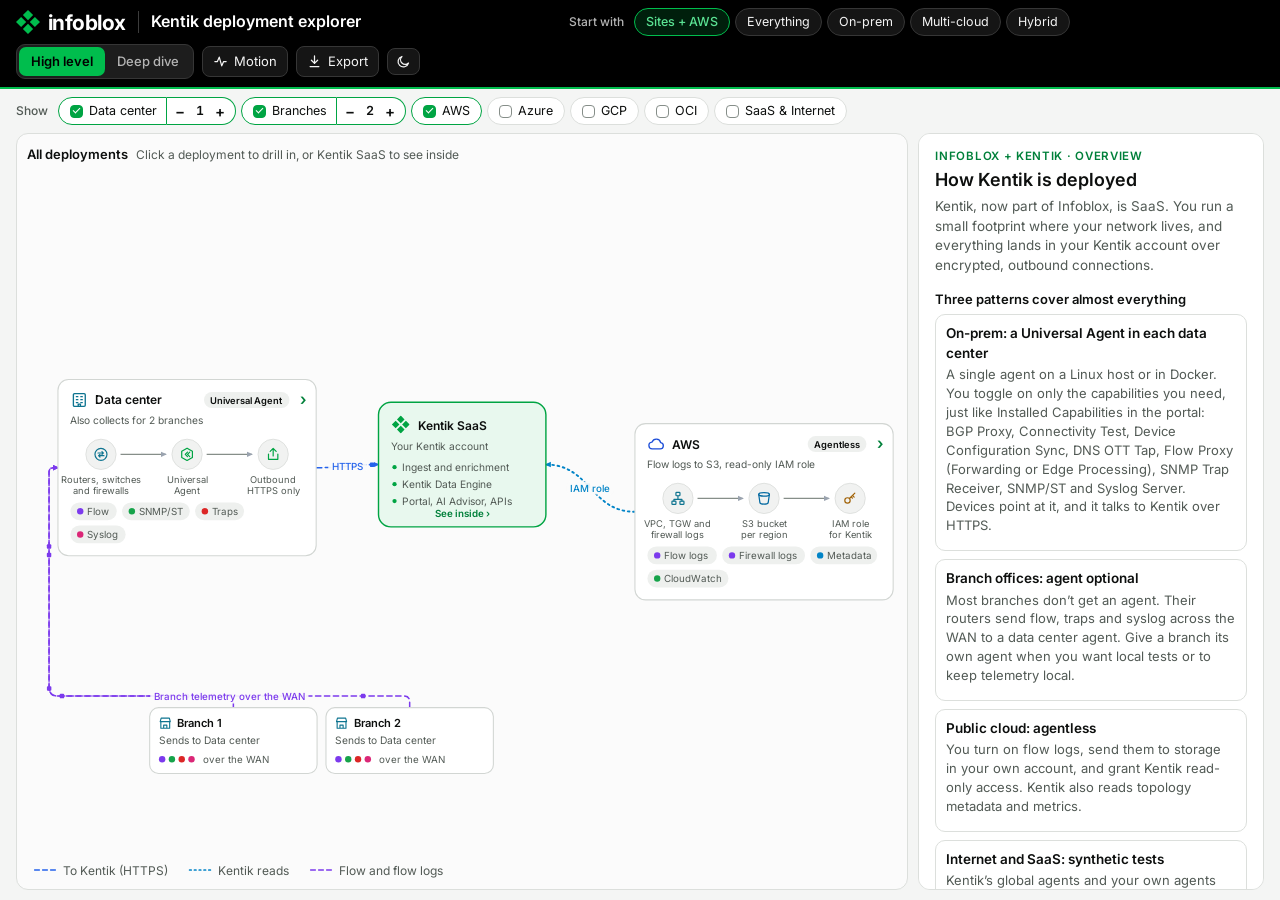
<file: explorer/infoblox-kentik-deployment-explorer.html>
<!doctype html>
<html lang="en">
<head>
<meta charset="utf-8">
<meta name="viewport" content="width=device-width, initial-scale=1">
<meta name="description" content="Interactive guide to how Infoblox + Kentik is deployed: data centers with Universal Agents, branches, AWS, Azure, Google Cloud, OCI and SaaS testing.">
<link rel="icon" href="data:image/svg+xml,%3Csvg xmlns=%22http://www.w3.org/2000/svg%22 viewBox=%220 0 15.924 15.924%22%3E%3Cpath fill=%22%2300bd4d%22 d=%22M7.962 0L11.348 3.386L7.962 6.773L4.576 3.386ZM3.387 4.576L6.773 7.962L3.387 11.349L0 7.962ZM12.538 4.576L15.924 7.962L12.538 11.349L9.152 7.962ZM7.962 9.152L11.348 12.538L7.962 15.924L4.576 12.538Z%22/%3E%3C/svg%3E">
<title>Infoblox Kentik Deployment Explorer</title>
<style>
@import url('https://fonts.googleapis.com/css2?family=Inter:wght@400;500;600;700&display=swap');
:root{
  --ib-green:#00bd4d;
  --bg:#f4f5f4; --surface:#ffffff; --surface-2:#f1f2f1; --border:#dcdfdc; --text:#0d0f0e; --muted:#525a55; --faint:#868e89;
  --canvas:#fbfbfb; --frame:#f2f3f2; --frame-stroke:#d2d6d3; --sub-frame:#ffffff;
  --accent:#00a443; --accent-soft:#e6f7ec; --accent-text:#00803a; --on-accent:#ffffff; --link:#00803a;
  --net:#0e7490; --net-fill:#e3f2f7; --srv:#1d4ed8; --srv-fill:#e8effd; --ext:#6b7280; --ext-fill:#f1f2f4;
  --ktk:#00a443; --ktk-fill:#e8f8ee; --iam:#a16207; --iam-fill:#fdf5d3; --store:#0369a1; --store-fill:#e3f2fb;
  --l-https:#2563eb; --l-pull:#0284c7; --l-flow:#7c3aed; --l-snmp:#16a34a; --l-trap:#dc2626; --l-syslog:#db2777;
  --l-dns:#0d9488; --l-synth:#ea580c; --l-ssh:#64748b; --l-bgp:#334155; --l-perm:#b45309; --l-int:#9aa3af;
  --shadow:0 1px 2px rgba(16,24,20,.06),0 1px 3px rgba(16,24,20,.08);
  --pill:#eef0ee;
}
@media (prefers-color-scheme: dark){
  :root:not([data-theme="light"]){
    --bg:#0a0b0a; --surface:#131514; --surface-2:#1a1d1b; --border:#2a2e2b; --text:#eceeed; --muted:#a4aba6; --faint:#737a75;
    --canvas:#0e100f; --frame:#141715; --frame-stroke:#2c312d; --sub-frame:#101211;
    --accent:#00bd4d; --accent-soft:#0c2617; --accent-text:#3ed47f; --on-accent:#000000; --link:#3ed47f;
    --net:#22d3ee; --net-fill:#08242b; --srv:#7ea8ff; --srv-fill:#0f1c34; --ext:#a3aab5; --ext-fill:#1a1d21;
    --ktk:#00bd4d; --ktk-fill:#0b2215; --iam:#facc15; --iam-fill:#272006; --store:#38bdf8; --store-fill:#08202f;
    --l-https:#60a5fa; --l-pull:#38bdf8; --l-flow:#a78bfa; --l-snmp:#4ade80; --l-trap:#f87171; --l-syslog:#f472b6;
    --l-dns:#2dd4bf; --l-synth:#fb923c; --l-ssh:#94a3b8; --l-bgp:#cbd5e1; --l-perm:#fbbf24; --l-int:#5b6676;
    --shadow:none; --pill:#1d201e;
  }
}
:root[data-theme="dark"]{
  --bg:#0a0b0a; --surface:#131514; --surface-2:#1a1d1b; --border:#2a2e2b; --text:#eceeed; --muted:#a4aba6; --faint:#737a75;
  --canvas:#0e100f; --frame:#141715; --frame-stroke:#2c312d; --sub-frame:#101211;
  --accent:#00bd4d; --accent-soft:#0c2617; --accent-text:#3ed47f; --on-accent:#000000; --link:#3ed47f;
  --net:#22d3ee; --net-fill:#08242b; --srv:#7ea8ff; --srv-fill:#0f1c34; --ext:#a3aab5; --ext-fill:#1a1d21;
  --ktk:#00bd4d; --ktk-fill:#0b2215; --iam:#facc15; --iam-fill:#272006; --store:#38bdf8; --store-fill:#08202f;
  --l-https:#60a5fa; --l-pull:#38bdf8; --l-flow:#a78bfa; --l-snmp:#4ade80; --l-trap:#f87171; --l-syslog:#f472b6;
  --l-dns:#2dd4bf; --l-synth:#fb923c; --l-ssh:#94a3b8; --l-bgp:#cbd5e1; --l-perm:#fbbf24; --l-int:#5b6676;
  --shadow:none; --pill:#1d201e;
}
*{box-sizing:border-box}
html,body{margin:0;padding:0}
body{background:var(--bg);color:var(--text);font:14px/1.45 Inter,system-ui,-apple-system,"Segoe UI",Roboto,sans-serif;-webkit-font-smoothing:antialiased}
::selection{background:rgba(0,189,77,.24)}
button{font:inherit;color:inherit}
a{color:var(--link)}
.app{display:flex;flex-direction:column;height:100vh;height:100dvh}
/* Infoblox brand bar: always black, whatever the theme */
.top{--surface:#151515; --surface-2:#1d1d1d; --border:#363636; --text:#f4f4f4; --muted:#b4b4b4; --faint:#7d7d7d;
  --accent:#00bd4d; --accent-soft:rgba(0,189,77,.16); --accent-text:#5ae293; --shadow:none; --pill:#232323;
  background:#000;color:var(--text);display:flex;align-items:center;justify-content:space-between;gap:8px 14px;flex-wrap:wrap;
  padding:8px max(16px,env(safe-area-inset-right)) 8px max(16px,env(safe-area-inset-left));border-bottom:2px solid var(--ib-green)}
.presets-nav{flex:1 1 auto;justify-content:center}
.brand{display:flex;align-items:center;gap:12px;min-width:0}
.lockup{display:inline-flex;align-items:center;gap:8px;flex:none}
.ibmark{width:24px;height:24px;color:var(--ib-green);display:block;flex:none}
.wordmark{font-size:21px;font-weight:700;letter-spacing:-.025em;color:#fff;line-height:1}
.bdiv{width:1px;height:22px;background:#3c3c3c;flex:none}
.brand h1{font-size:16px;font-weight:600;margin:0;line-height:1.2;color:#fff}
.body{flex:1;min-height:0;display:flex;flex-direction:column;gap:8px;padding:8px max(16px,env(safe-area-inset-right)) 10px max(16px,env(safe-area-inset-left))}
.controls{display:flex;align-items:center;gap:8px;flex-wrap:wrap}
.seg{display:inline-flex;background:var(--surface-2);border:1px solid var(--border);border-radius:9px;padding:2px}
.seg button{border:0;background:transparent;padding:5px 12px;border-radius:7px;cursor:pointer;font-weight:500;font-size:13px;color:var(--muted)}
.seg button[aria-pressed="true"]{background:var(--ib-green);color:#000;font-weight:600}
.tbtn{border:1px solid var(--border);background:var(--surface);border-radius:8px;padding:5px 10px;font-size:13px;cursor:pointer;display:inline-flex;align-items:center;gap:6px}
.tbtn svg{width:15px;height:15px}
.tbtn.icon-only{padding:5px 8px}
.tbtn[aria-pressed="false"]{color:var(--muted)}
.picker{display:flex;align-items:center;gap:6px 10px;flex-wrap:wrap}
.picker .lbl{font-size:12px;color:var(--muted);font-weight:500}
.picker .grp{display:flex;align-items:center;gap:5px;flex-wrap:wrap}
.pbtn,.chip{border:1px solid var(--border);background:var(--surface);border-radius:999px;padding:4px 11px;font-size:12.5px;cursor:pointer;white-space:nowrap}
.pbtn:hover,.chip:hover{border-color:var(--faint)}
.pbtn[aria-pressed="true"]{background:var(--accent-soft);border-color:var(--accent);color:var(--accent-text);font-weight:500}
.chip{display:inline-flex;align-items:center;gap:6px}
.chip .box{width:13px;height:13px;border-radius:4px;border:1.5px solid var(--faint);display:grid;place-items:center}
.chip[aria-pressed="true"]{border-color:var(--accent)}
.chip[aria-pressed="true"] .box{background:var(--accent);border-color:var(--accent)}
.chip[aria-pressed="true"] .box::after{content:"";width:6px;height:3px;border:1.6px solid var(--on-accent);border-top:0;border-right:0;transform:rotate(-45deg) translate(1px,-1px)}
/* Data center chip with its own stepper */
.dcset{display:inline-flex;align-items:stretch}
.dcset .chip{border-radius:999px 0 0 999px;padding-right:9px}
.step{display:inline-flex;align-items:center;gap:1px;border:1px solid var(--border);border-left:0;border-radius:0 999px 999px 0;background:var(--surface);padding:0 4px 0 2px}
.dcset .chip[aria-pressed="true"] + .step{border-color:var(--accent)}
.step button{border:0;background:transparent;width:22px;height:22px;border-radius:999px;cursor:pointer;font-size:15px;line-height:1;display:grid;place-items:center;padding:0;font-weight:600}
.step button:hover:not(:disabled){background:var(--pill)}
.step button:disabled{color:var(--faint);cursor:default;opacity:.55}
.step .num{min-width:16px;text-align:center;font-size:12.5px;font-weight:600;font-variant-numeric:tabular-nums}
.main{flex:1;min-height:0;display:grid;grid-template-columns:minmax(0,1fr) clamp(300px,27vw,410px);gap:10px}
.stage{position:relative;background:var(--canvas);border:1px solid var(--border);border-radius:12px;display:flex;flex-direction:column;min-height:0;min-width:0;overflow:hidden}
.shead{display:flex;align-items:center;gap:8px;padding:7px 10px 0 10px;min-height:34px;flex-wrap:wrap}
.crumbs{display:flex;align-items:center;gap:6px;font-size:13px;flex-wrap:wrap}
.crumbs button{border:0;background:none;padding:2px 4px;border-radius:6px;cursor:pointer;color:var(--link);font-weight:500}
.crumbs .sep{color:var(--faint)}
.crumbs .cur{font-weight:600}
.back{margin-left:auto}
.hint{font-size:12px;color:var(--muted)}
.svgwrap{position:relative;flex:1;min-height:0}
.svgwrap>svg{position:absolute;inset:0;width:100%;height:100%;display:block;transition:opacity .28s ease}
.legend{display:flex;flex-wrap:wrap;gap:4px 12px;padding:4px 12px 8px;font-size:12px;color:var(--muted);align-items:center}
.legend button{border:0;background:none;padding:2px 4px;border-radius:6px;display:inline-flex;align-items:center;gap:6px;cursor:pointer;color:var(--muted);font-size:12px}
.legend button[aria-pressed="true"]{background:var(--pill);color:var(--text)}
.legend svg{width:24px;height:8px;flex:none}
.panel{background:var(--surface);border:1px solid var(--border);border-radius:12px;overflow:auto;min-height:0;padding:14px 16px 18px}
.panel .kick{font-size:11.5px;text-transform:uppercase;letter-spacing:.06em;color:var(--accent-text);font-weight:600;margin:0 0 4px}
.panel h2{font-size:18px;margin:0 0 6px;line-height:1.25;font-weight:600}
.panel h3{font-size:13px;margin:14px 0 6px;font-weight:600;color:var(--text)}
.panel p{margin:0 0 8px;color:var(--text)}
.panel .lead{color:var(--muted);font-size:13.5px}
.panel ul{margin:0 0 6px;padding-left:18px}
.panel li{margin:2px 0}
.panel .muted{color:var(--muted)}
.panel code,.panel .mono{font-family:ui-monospace,SFMono-Regular,Menlo,Consolas,monospace;font-size:11.5px;background:var(--pill);padding:1px 4px;border-radius:4px;overflow-wrap:anywhere}
.panel pre{font-family:ui-monospace,SFMono-Regular,Menlo,Consolas,monospace;font-size:11px;line-height:1.45;background:var(--pill);padding:8px 10px;border-radius:8px;white-space:pre-wrap;overflow-wrap:anywhere;margin:0 0 8px}
.panel table{border-collapse:collapse;width:100%;font-size:12.5px;margin:0 0 8px;table-layout:fixed}
.panel th,.panel td{text-align:left;vertical-align:top;padding:4px 6px;border-bottom:1px solid var(--border);overflow-wrap:anywhere}
.panel th{font-weight:600;color:var(--muted);font-size:11.5px}
.panel .card{border:1px solid var(--border);border-radius:10px;padding:9px 10px;margin:0 0 8px;background:var(--surface)}
.panel .card h4{margin:0 0 2px;font-size:13.5px;font-weight:600;display:flex;align-items:center;gap:6px}
.panel .card p{margin:0 0 6px;font-size:13px;color:var(--muted)}
.panel .card button{border:1px solid var(--border);background:var(--surface-2);border-radius:7px;padding:3px 9px;font-size:12px;cursor:pointer}
.panel .card button:disabled{opacity:.5;cursor:default}
.panel .tag{display:inline-block;font-size:11px;padding:1px 7px;border-radius:999px;background:var(--pill);color:var(--muted);font-weight:500}
.panel .note{border-left:3px solid var(--accent);background:var(--accent-soft);padding:7px 10px;border-radius:0 8px 8px 0;font-size:12.5px;margin:8px 0}
.panel .src{font-size:12px}
.panel .src li{margin:1px 0}
.panel .linkbtn{border:0;background:none;color:var(--link);cursor:pointer;padding:0;font-size:12.5px}
.panel .tabs{display:flex;gap:4px;flex-wrap:wrap;margin:8px 0 2px}
.panel .tabs button{border:1px solid var(--border);background:var(--surface);border-radius:999px;padding:3px 10px;font-size:12px;cursor:pointer;color:var(--muted)}
.panel .tabs button[aria-pressed="true"]{background:var(--text);color:var(--surface);border-color:var(--text)}
.panel .site{border-color:var(--accent);background:var(--accent-soft)}
.panel .site p{color:var(--text)}
.panel .fld{display:flex;flex-direction:column;gap:3px;font-size:12px;color:var(--muted);margin:6px 0 8px}
.panel .fld input{font:inherit;font-size:13.5px;color:var(--text);background:var(--surface);border:1px solid var(--border);border-radius:8px;padding:6px 9px;width:100%}
.panel .fld input:focus{outline:2px solid var(--accent);outline-offset:0;border-color:var(--accent)}
.panel .btns{display:flex;flex-wrap:wrap;gap:6px}
.panel .card .btns button{background:var(--surface)}
/* SVG */
svg text{font-family:Inter,system-ui,-apple-system,"Segoe UI",Roboto,sans-serif;fill:var(--text)}
.ico{color:var(--muted)}
.t-label{font-size:13.5px;font-weight:600}
.t-sub{font-size:11.5px;fill:var(--muted)}
.t-frame{font-size:14px;font-weight:600;fill:var(--muted)}
.t-sframe{font-size:12px;font-weight:600;fill:var(--faint)}
.t-edge{font-size:11px;font-weight:500}
.t-note{font-size:11.5px;fill:var(--muted)}
.t-tag{font-size:10.5px;font-weight:600}
.frame{fill:var(--frame);stroke:var(--frame-stroke);stroke-width:1}
.sframe{fill:var(--sub-frame);stroke:var(--frame-stroke);stroke-width:1}
.node rect.bg{stroke-width:1.2}
.k-net rect.bg{fill:var(--net-fill);stroke:var(--net)} .k-net .ico{color:var(--net)}
.k-srv rect.bg{fill:var(--srv-fill);stroke:var(--srv)} .k-srv .ico{color:var(--srv)}
.k-ext rect.bg{fill:var(--ext-fill);stroke:var(--ext)} .k-ext .ico{color:var(--ext)}
.k-ktk rect.bg{fill:var(--ktk-fill);stroke:var(--ktk)} .k-ktk .ico{color:var(--ktk)}
.k-iam rect.bg{fill:var(--iam-fill);stroke:var(--iam)} .k-iam .ico{color:var(--iam)}
.k-store rect.bg{fill:var(--store-fill);stroke:var(--store)} .k-store .ico{color:var(--store)}
.k-ua rect.bg{fill:var(--surface);stroke:var(--ktk);stroke-width:1.6}
.k-ua .ico{color:var(--ktk)}
.k-uas rect.bg{fill:var(--ktk-fill);stroke:var(--ktk);stroke-width:1.6}
.k-uas .ico{color:var(--ktk)}
.k-chip rect.bg{fill:var(--surface);stroke:var(--border)}
.k-chip .ico{color:var(--ktk)}
.k-opt rect.bg{fill:var(--surface);stroke:var(--faint);stroke-dasharray:4 3}
.k-opt .ico{color:var(--faint)}
.k-opt .t-label{fill:var(--muted)}
.uahead{fill:var(--ktk-fill)}
.node{cursor:pointer}
.node:focus{outline:none}
.node:focus-visible rect.bg,.node:hover rect.bg{stroke-width:2.2}
.node.sel rect.bg{stroke-width:2.6}
.card-ov{cursor:pointer}
.card-ov rect.bg{fill:var(--surface);stroke:var(--frame-stroke);stroke-width:1.2}
.card-ov:hover rect.bg,.card-ov:focus-visible rect.bg{stroke:var(--text);stroke-width:1.8}
.card-ov:focus{outline:none}
.hub rect.bg{fill:var(--ktk-fill);stroke:var(--ktk);stroke-width:1.6}
.hub:hover rect.bg,.hub:focus-visible rect.bg{stroke:var(--ktk);stroke-width:2.4}
.tagpill{fill:var(--pill)}
.drill{font-size:11px;font-weight:600;fill:var(--link)}
.edge path.ln{fill:none;stroke-width:1.7;stroke-linecap:round;stroke-linejoin:round}
.edge path.hit{fill:none;stroke:transparent;stroke-width:14;cursor:pointer}
.e-https path.ln{stroke:var(--l-https);stroke-dasharray:6 4}
.e-pull path.ln{stroke:var(--l-pull);stroke-dasharray:2 4;stroke-width:2.1}
.e-flow path.ln{stroke:var(--l-flow);stroke-dasharray:6 4}
.e-snmp path.ln{stroke:var(--l-snmp);stroke-dasharray:6 4}
.e-trap path.ln{stroke:var(--l-trap);stroke-dasharray:6 4}
.e-syslog path.ln{stroke:var(--l-syslog);stroke-dasharray:6 4}
.e-dns path.ln{stroke:var(--l-dns);stroke-dasharray:6 4}
.e-synth path.ln{stroke:var(--l-synth);stroke-dasharray:7 4;stroke-width:2}
.e-ssh path.ln{stroke:var(--l-ssh);stroke-dasharray:6 4}
.e-bgp path.ln{stroke:var(--l-bgp);stroke-dasharray:10 3 2 3}
.e-perm path.ln{stroke:var(--l-perm);stroke-dasharray:1.5 3.5;stroke-width:1.8}
.e-int path.ln{stroke:var(--l-int);stroke-width:1.6}
.ah-https{fill:var(--l-https)} .ah-pull{fill:var(--l-pull)} .ah-flow{fill:var(--l-flow)} .ah-snmp{fill:var(--l-snmp)}
.ah-trap{fill:var(--l-trap)} .ah-syslog{fill:var(--l-syslog)} .ah-dns{fill:var(--l-dns)} .ah-synth{fill:var(--l-synth)}
.ah-ssh{fill:var(--l-ssh)} .ah-bgp{fill:var(--l-bgp)} .ah-perm{fill:var(--l-perm)} .ah-int{fill:var(--l-int)}
.elab rect{fill:var(--canvas);opacity:.92}
.elab text{font-size:11px;font-weight:500}
.e-https .elab text{fill:var(--l-https)} .e-pull .elab text{fill:var(--l-pull)} .e-flow .elab text{fill:var(--l-flow)}
.e-snmp .elab text{fill:var(--l-snmp)} .e-trap .elab text{fill:var(--l-trap)} .e-syslog .elab text{fill:var(--l-syslog)}
.e-dns .elab text{fill:var(--l-dns)} .e-synth .elab text{fill:var(--l-synth)} .e-ssh .elab text{fill:var(--l-ssh)}
.e-bgp .elab text{fill:var(--l-bgp)} .e-perm .elab text{fill:var(--l-perm)} .e-int .elab text{fill:var(--muted)}
.dimmed{opacity:.16;transition:opacity .2s}
.lit{opacity:1;transition:opacity .2s}
.pt-https{fill:var(--l-https)} .pt-pull{fill:var(--l-pull)} .pt-flow{fill:var(--l-flow)} .pt-snmp{fill:none;stroke:var(--l-snmp);stroke-width:1.6}
.pt-trap{fill:var(--l-trap)} .pt-syslog{fill:var(--l-syslog)} .pt-dns{fill:var(--l-dns)} .pt-synth{fill:none;stroke:var(--l-synth);stroke-width:1.8}
.pt-ssh{fill:var(--l-ssh)} .pt-bgp{fill:var(--l-bgp)} .pt-int{fill:var(--l-int)}
.dot-flow{fill:var(--l-flow)} .dot-snmp{fill:var(--l-snmp)} .dot-trap{fill:var(--l-trap)} .dot-syslog{fill:var(--l-syslog)}
.dot-dns{fill:var(--l-dns)} .dot-synth{fill:var(--l-synth)} .dot-ssh{fill:var(--l-ssh)} .dot-bgp{fill:var(--l-bgp)}
.dot-https{fill:var(--l-https)} .dot-pull{fill:var(--l-pull)} .dot-perm{fill:var(--l-perm)} .dot-more{fill:var(--faint)}
.chiptxt{font-size:11px;fill:var(--muted)}
.focus-ring{fill:none;stroke:var(--accent);stroke-width:2;stroke-dasharray:5 4}
[hidden]{display:none!important}
.sr{position:absolute;width:1px;height:1px;overflow:hidden;clip:rect(0 0 0 0);white-space:nowrap}
.ico-left,.ico-net{color:var(--net)} .ico-right,.ico-bottom,.ico-srv{color:var(--srv)} .ico-top{color:var(--ext)}
.ico-ktk,.hub .ico{color:var(--ktk)} .ico-iam{color:var(--iam)} .ico-store{color:var(--store)}
.hubdot{fill:var(--ktk)}
.pipe-c{fill:var(--surface-2);stroke:var(--border);stroke-width:1}
.pipe-a{fill:none;stroke:var(--faint);stroke-width:1.3}
.pipe-t{font-size:10.5px;fill:var(--muted)}
.ovchip{fill:var(--pill)}
.sepl{stroke:var(--border);stroke-width:1}
.t-line{font-size:11.5px;fill:var(--text)}
.bul{fill:var(--faint)} .k-ktk .bul{fill:var(--ktk)} .k-store .bul{fill:var(--store)}
.frame.ghost,.sframe.ghost{fill:none;stroke-dasharray:4 4}
.fnode{cursor:pointer}
.fnode:focus{outline:none}
.fnode:hover>rect,.fnode:focus-visible>rect{stroke:var(--faint);stroke-width:1.6}
.fnode.sel>rect{stroke:var(--accent);stroke-width:2}
.edge-l{pointer-events:none}
.empty-t{font-size:14px;fill:var(--muted)}
.panel hr{border:0;border-top:1px solid var(--border);margin:14px 0 10px}
.panel .card h4 svg{width:16px;height:16px;flex:none}
.panel .card .tag{margin-left:auto}
.panel ol li{margin:2px 0}
.panel .gobtn{border:1px solid var(--accent);background:var(--accent-soft);color:var(--accent-text);border-radius:8px;padding:4px 10px;font-size:12.5px;cursor:pointer;font-weight:500;margin:2px 6px 6px 0}
.panel .kbd{font-family:ui-monospace,SFMono-Regular,Menlo,Consolas,monospace;font-size:11px;border:1px solid var(--border);border-bottom-width:2px;border-radius:4px;padding:0 4px;background:var(--surface-2)}
/* Installed capabilities: toggles like Settings › Universal Agents */
.panel .caps .caphead{display:flex;justify-content:space-between;align-items:flex-start;gap:8px;margin-bottom:8px}
.panel .caps .caphead h4{margin:0 0 1px}
.panel .caps .caphead p{margin:0;font-size:12px}
.capn{flex:none;min-width:28px;height:28px;border-radius:999px;border:1px solid var(--border);background:var(--surface-2);display:grid;place-items:center;font-size:12.5px;font-weight:600;font-variant-numeric:tabular-nums}
.caprow{display:flex;align-items:center;gap:11px;border:1px solid var(--border);border-radius:9px;padding:7px 10px;margin:0 0 6px;background:var(--surface)}
.caprow.solo{margin:4px 0 8px}
.caprow .capt{display:flex;flex-direction:column;min-width:0}
.caprow .capt b{font-size:13px;font-weight:600;line-height:1.3}
.caprow .capt span{font-size:11.5px;color:var(--muted);line-height:1.3}
.caprow .capt .aka{display:inline;font-weight:400;font-size:12px}
.caprow:not(.on) .capt b{color:var(--muted)}
.panel .card button.sw,.sw{flex:none;width:38px;height:22px;border-radius:999px;border:0;background:var(--faint);position:relative;cursor:pointer;padding:0;transition:background .15s}
.sw span{position:absolute;top:3px;left:3px;width:16px;height:16px;border-radius:50%;background:#fff;box-shadow:0 1px 2px rgba(0,0,0,.25);transition:left .15s}
.panel .card button.sw[aria-checked="true"],.sw[aria-checked="true"]{background:var(--ib-green)}
.sw[aria-checked="true"] span{left:19px}
.sw:focus-visible{outline:2px solid var(--accent);outline-offset:2px}
.panel .card .seg button{border:0;background:transparent;padding:3px 11px;font-size:12px;border-radius:7px}
.panel .card .seg button[aria-pressed="true"]{background:var(--ib-green);color:#000}
.panel .fld .seg{align-self:flex-start}
.panel .fld select{font:inherit;font-size:13.5px;color:var(--text);background:var(--surface);border:1px solid var(--border);border-radius:8px;padding:6px 8px;width:100%}
.card-ov.warn rect.bg{stroke:var(--l-trap);stroke-dasharray:4 3}
.fmseg{display:flex;flex-wrap:wrap;align-items:center;gap:4px 10px;margin:-2px 0 8px 10px;font-size:11.5px;color:var(--muted)}
details.load summary{list-style:none;cursor:pointer}
details.load summary::-webkit-details-marker{display:none}
details.load summary h4{margin:0}
details.load summary h4::before{content:'▸';display:inline-block;width:14px;color:var(--muted);transition:transform .15s}
details.load[open] summary h4::before{transform:rotate(90deg)}
details.load[open] summary{margin-bottom:6px}
.ldrow{display:grid;grid-template-columns:1fr 1fr;gap:8px}
.ldrow .fld{margin:0 0 4px}
.panel .fld input[type=number]{-moz-appearance:textfield}
.szout{font-size:12.5px;margin:6px 0 0}
/* Save and export */
dialog.xdlg{border:1px solid var(--border);border-radius:14px;padding:0;background:var(--surface);color:var(--text);width:min(460px,calc(100vw - 32px));box-shadow:0 12px 40px rgba(0,0,0,.25)}
dialog.xdlg::backdrop{background:rgba(0,0,0,.45)}
.xdlg .xin{padding:16px 18px 18px}
.xdlg h2{font-size:17px;margin:0 0 4px}
.xdlg p{margin:0 0 10px;color:var(--muted);font-size:13px}
.xdlg label{display:flex;flex-direction:column;gap:3px;font-size:12px;color:var(--muted);margin:0 0 9px}
.xdlg input,.xdlg select{font:inherit;font-size:13.5px;color:var(--text);background:var(--surface);border:1px solid var(--border);border-radius:8px;padding:6px 9px}
.xdlg .xbtns{display:flex;flex-direction:column;gap:7px;margin:12px 0 6px}
.xdlg .xbtns button{border:1px solid var(--border);background:var(--surface-2);border-radius:9px;padding:8px 12px;cursor:pointer;text-align:left;font-size:13.5px;font-weight:600}
.xdlg .xbtns button span{display:block;font-weight:400;font-size:12px;color:var(--muted)}
.xdlg .xbtns button.pri{border-color:var(--accent);background:var(--accent-soft);color:var(--accent-text)}
.xdlg .xbtns button:disabled{opacity:.5;cursor:default}
.xdlg .xstat{font-size:12.5px;color:var(--accent-text);min-height:18px;margin:0}
.xdlg .xclose{float:right;border:0;background:none;font-size:20px;line-height:1;cursor:pointer;color:var(--muted);padding:0 2px}
@media print{ .top .controls,.top .presets-nav,.picker,.legend,.panel{display:none!important} .main{grid-template-columns:1fr} }
@media (max-width:1000px){
  .app{height:auto;min-height:100vh}
  .body{flex:none}
  .main{grid-template-columns:1fr}
  .svgwrap{flex:none;aspect-ratio:1000/620;width:100%}
  .panel{overflow:visible}
}
@media (max-width:640px){
  .bdiv{display:none}
  .brand{flex-wrap:wrap;gap:4px 10px}
  .brand h1{font-size:15px}
  .shead .hint{display:none}
  .panel{padding:12px}
}
@media (prefers-reduced-motion: reduce){
  .svgwrap>svg{transition:none}
}
</style>
</head>
<body>
<svg id="sprite" width="0" height="0" style="position:absolute" aria-hidden="true" focusable="false">
<defs>
<symbol id="i-router" viewBox="0 0 24 24" fill="none" stroke="currentColor" stroke-width="1.8" stroke-linecap="round" stroke-linejoin="round"><circle cx="12" cy="12" r="9"/><path d="M7.5 10h8M13.5 8l2 2-2 2M16.5 14h-8M10.5 12l-2 2 2 2"/></symbol>
<symbol id="i-switch" viewBox="0 0 24 24" fill="none" stroke="currentColor" stroke-width="1.8" stroke-linecap="round" stroke-linejoin="round"><rect x="3" y="6" width="18" height="12" rx="2"/><path d="M7 10.3h9.5M14.5 8.3l2 2-2 2M17 13.8H7.5M9.5 11.8l-2 2 2 2"/></symbol>
<symbol id="i-firewall" viewBox="0 0 24 24" fill="none" stroke="currentColor" stroke-width="1.8" stroke-linecap="round" stroke-linejoin="round"><rect x="3" y="5" width="18" height="14" rx="1.5"/><path d="M3 9.7h18M3 14.3h18M9 5v4.7M15 5v4.7M6 9.7v4.6M12 9.7v4.6M18 9.7v4.6M9 14.3V19M15 14.3V19"/></symbol>
<symbol id="i-server" viewBox="0 0 24 24" fill="none" stroke="currentColor" stroke-width="1.8" stroke-linecap="round" stroke-linejoin="round"><rect x="4" y="4" width="16" height="7" rx="1.5"/><rect x="4" y="13" width="16" height="7" rx="1.5"/><path d="M7.5 7.5h.01M7.5 16.5h.01M12 7.5h4.5M12 16.5h4.5"/></symbol>
<symbol id="i-globe" viewBox="0 0 24 24" fill="none" stroke="currentColor" stroke-width="1.8" stroke-linecap="round" stroke-linejoin="round"><circle cx="12" cy="12" r="9"/><path d="M3.6 9h16.8M3.6 15h16.8M12 3a14 14 0 0 1 0 18M12 3a14 14 0 0 0 0 18"/></symbol>
<symbol id="i-dns" viewBox="0 0 24 24" fill="none" stroke="currentColor" stroke-width="1.8" stroke-linecap="round" stroke-linejoin="round"><circle cx="10.5" cy="10.5" r="6.5"/><path d="M15.3 15.3L20.5 20.5M4 10.5h13M10.5 4a10 10 0 0 1 0 13M10.5 4a10 10 0 0 0 0 13"/></symbol>
<symbol id="i-agent" viewBox="0 0 24 24" fill="none" stroke="currentColor" stroke-width="1.8" stroke-linecap="round" stroke-linejoin="round"><path d="M12 2.8l8 4.6v9.2l-8 4.6-8-4.6V7.4z"/><path d="M12.6 8.6L9.3 12l3.3 3.4M16 8.6L12.7 12l3.3 3.4"/></symbol>
<symbol id="i-ib" viewBox="0 0 15.924 15.924"><path fill="currentColor" d="M7.962 0L11.348 3.386L7.962 6.773L4.576 3.386ZM3.387 4.576L6.773 7.962L3.387 11.349L0 7.962ZM12.538 4.576L15.924 7.962L12.538 11.349L9.152 7.962ZM7.962 9.152L11.348 12.538L7.962 15.924L4.576 12.538Z"/></symbol>
<symbol id="i-cloud" viewBox="0 0 24 24" fill="none" stroke="currentColor" stroke-width="1.8" stroke-linecap="round" stroke-linejoin="round"><path d="M7 18.5h10.2a4.3 4.3 0 0 0 .6-8.55A6 6 0 0 0 6.3 9.3 4.6 4.6 0 0 0 7 18.5z"/></symbol>
<symbol id="i-bucket" viewBox="0 0 24 24" fill="none" stroke="currentColor" stroke-width="1.8" stroke-linecap="round" stroke-linejoin="round"><ellipse cx="12" cy="6" rx="8" ry="2.6"/><path d="M4 6l1.8 12.2c.2 1.3 2.9 2.3 6.2 2.3s6-1 6.2-2.3L20 6"/></symbol>
<symbol id="i-storage" viewBox="0 0 24 24" fill="none" stroke="currentColor" stroke-width="1.8" stroke-linecap="round" stroke-linejoin="round"><rect x="3" y="4.5" width="18" height="15" rx="2"/><path d="M3 9.5h18M3 14.5h18M6.5 7h.01M6.5 12h.01M6.5 17h.01M10 7h3M10 12h3M10 17h3"/></symbol>
<symbol id="i-key" viewBox="0 0 24 24" fill="none" stroke="currentColor" stroke-width="1.8" stroke-linecap="round" stroke-linejoin="round"><circle cx="8" cy="15" r="4"/><path d="M10.9 12.1L19 4M15.5 7.5l2.5 2.5M13.4 9.6l2 2"/></symbol>
<symbol id="i-shield" viewBox="0 0 24 24" fill="none" stroke="currentColor" stroke-width="1.8" stroke-linecap="round" stroke-linejoin="round"><path d="M12 3l8 3v5.5c0 4.8-3.4 8.4-8 9.5-4.6-1.1-8-4.7-8-9.5V6z"/><path d="M9 12l2 2 4-4"/></symbol>
<symbol id="i-api" viewBox="0 0 24 24" fill="none" stroke="currentColor" stroke-width="1.8" stroke-linecap="round" stroke-linejoin="round"><path d="M8 8l-4 4 4 4M16 8l4 4-4 4M13.5 5l-3 14"/></symbol>
<symbol id="i-log" viewBox="0 0 24 24" fill="none" stroke="currentColor" stroke-width="1.8" stroke-linecap="round" stroke-linejoin="round"><path d="M7 3h7l5 5v13H7z"/><path d="M14 3v5h5M10 12.5h6M10 16.5h6"/></symbol>
<symbol id="i-queue" viewBox="0 0 24 24" fill="none" stroke="currentColor" stroke-width="1.8" stroke-linecap="round" stroke-linejoin="round"><path d="M3.5 7h11M3.5 12h15M3.5 17h11"/><path d="M17 4.8l2.6 2.2-2.6 2.2M17 14.8l2.6 2.2-2.6 2.2"/></symbol>
<symbol id="i-connector" viewBox="0 0 24 24" fill="none" stroke="currentColor" stroke-width="1.8" stroke-linecap="round" stroke-linejoin="round"><circle cx="5" cy="12" r="2.2"/><circle cx="19" cy="6" r="2.2"/><circle cx="19" cy="18" r="2.2"/><path d="M7.2 12H12M12 12l4.9-4.9M12 12l4.9 4.9"/></symbol>
<symbol id="i-chart" viewBox="0 0 24 24" fill="none" stroke="currentColor" stroke-width="1.8" stroke-linecap="round" stroke-linejoin="round"><path d="M4 20h16M7 16v-4M11 16V8M15 16v-6M19 16V5"/></symbol>
<symbol id="i-users" viewBox="0 0 24 24" fill="none" stroke="currentColor" stroke-width="1.8" stroke-linecap="round" stroke-linejoin="round"><circle cx="9" cy="8" r="3.2"/><path d="M3.5 19.5a5.5 5.5 0 0 1 11 0M16 5.2a3.2 3.2 0 0 1 0 6M17.5 14.2a5.5 5.5 0 0 1 3 5.3"/></symbol>
<symbol id="i-app" viewBox="0 0 24 24" fill="none" stroke="currentColor" stroke-width="1.8" stroke-linecap="round" stroke-linejoin="round"><rect x="3" y="4.5" width="18" height="15" rx="2"/><path d="M3 9h18M6 6.8h.01M8.5 6.8h.01M7 13h7M7 16h4"/></symbol>
<symbol id="i-db" viewBox="0 0 24 24" fill="none" stroke="currentColor" stroke-width="1.8" stroke-linecap="round" stroke-linejoin="round"><ellipse cx="12" cy="5.5" rx="7.5" ry="2.7"/><path d="M4.5 5.5v13c0 1.5 3.4 2.7 7.5 2.7s7.5-1.2 7.5-2.7v-13M4.5 12c0 1.5 3.4 2.7 7.5 2.7s7.5-1.2 7.5-2.7"/></symbol>
<symbol id="i-bell" viewBox="0 0 24 24" fill="none" stroke="currentColor" stroke-width="1.8" stroke-linecap="round" stroke-linejoin="round"><path d="M6 16v-5a6 6 0 0 1 12 0v5l1.5 2h-15z"/><path d="M10 20.5a2 2 0 0 0 4 0"/></symbol>
<symbol id="i-spark" viewBox="0 0 24 24" fill="none" stroke="currentColor" stroke-width="1.8" stroke-linecap="round" stroke-linejoin="round"><path d="M11 3l1.8 5.2L18 10l-5.2 1.8L11 17l-1.8-5.2L4 10l5.2-1.8z"/><path d="M18.5 15l.7 2 2 .7-2 .7-.7 2-.7-2-2-.7 2-.7z"/></symbol>
<symbol id="i-lock" viewBox="0 0 24 24" fill="none" stroke="currentColor" stroke-width="1.8" stroke-linecap="round" stroke-linejoin="round"><rect x="5" y="10.5" width="14" height="10" rx="2"/><path d="M8 10.5V7.5a4 4 0 0 1 8 0v3"/></symbol>
<symbol id="i-probe" viewBox="0 0 24 24" fill="none" stroke="currentColor" stroke-width="1.8" stroke-linecap="round" stroke-linejoin="round"><circle cx="12" cy="12" r="1.8"/><path d="M7.8 16.2a6 6 0 0 1 0-8.4M16.2 7.8a6 6 0 0 1 0 8.4M5 19a10 10 0 0 1 0-14M19 5a10 10 0 0 1 0 14"/></symbol>
<symbol id="i-wifi" viewBox="0 0 24 24" fill="none" stroke="currentColor" stroke-width="1.8" stroke-linecap="round" stroke-linejoin="round"><path d="M2.5 9a14 14 0 0 1 19 0M5.5 12.3a9.5 9.5 0 0 1 13 0M8.6 15.6a5 5 0 0 1 6.8 0"/><circle cx="12" cy="18.8" r="1"/></symbol>
<symbol id="i-building" viewBox="0 0 24 24" fill="none" stroke="currentColor" stroke-width="1.8" stroke-linecap="round" stroke-linejoin="round"><rect x="4" y="3.5" width="16" height="17" rx="1.5"/><path d="M8 7.5h2M14 7.5h2M8 11.5h2M14 11.5h2M8 15.5h2M14 15.5h2M10.5 20.5v-3h3v3"/></symbol>
<symbol id="i-store" viewBox="0 0 24 24" fill="none" stroke="currentColor" stroke-width="1.8" stroke-linecap="round" stroke-linejoin="round"><path d="M4 9.5L5.5 4h13L20 9.5M4 9.5h16M5 9.5v10.5h14V9.5M9.5 20v-5h5v5"/></symbol>
<symbol id="i-network" viewBox="0 0 24 24" fill="none" stroke="currentColor" stroke-width="1.8" stroke-linecap="round" stroke-linejoin="round"><rect x="9" y="3" width="6" height="5" rx="1"/><rect x="3" y="16" width="6" height="5" rx="1"/><rect x="15" y="16" width="6" height="5" rx="1"/><path d="M12 8v4M6 16v-2.5h12V16"/></symbol>
<symbol id="i-org" viewBox="0 0 24 24" fill="none" stroke="currentColor" stroke-width="1.8" stroke-linecap="round" stroke-linejoin="round"><circle cx="12" cy="12" r="2.6"/><circle cx="5" cy="5" r="2"/><circle cx="19" cy="5" r="2"/><circle cx="5" cy="19" r="2"/><circle cx="19" cy="19" r="2"/><path d="M6.5 6.5l3.6 3.6M17.5 6.5l-3.6 3.6M6.5 17.5l3.6-3.6M17.5 17.5l-3.6-3.6"/></symbol>
<symbol id="i-terminal" viewBox="0 0 24 24" fill="none" stroke="currentColor" stroke-width="1.8" stroke-linecap="round" stroke-linejoin="round"><rect x="3" y="4.5" width="18" height="15" rx="2"/><path d="M7 10l3 2.5L7 15M12.5 15H17"/></symbol>
<symbol id="i-bolt" viewBox="0 0 24 24" fill="none" stroke="currentColor" stroke-width="1.8" stroke-linecap="round" stroke-linejoin="round"><path d="M13 3L5 13.5h6L10 21l8-10.5h-6z"/></symbol>
<symbol id="i-list" viewBox="0 0 24 24" fill="none" stroke="currentColor" stroke-width="1.8" stroke-linecap="round" stroke-linejoin="round"><path d="M8.5 6H20M8.5 12H20M8.5 18H20M4 6h.01M4 12h.01M4 18h.01"/></symbol>
<symbol id="i-flow" viewBox="0 0 24 24" fill="none" stroke="currentColor" stroke-width="1.8" stroke-linecap="round" stroke-linejoin="round"><path d="M3 7c3 0 3-2.5 6-2.5S12 7 15 7s3-2.5 6-2.5M3 13c3 0 3-2.5 6-2.5S12 13 15 13s3-2.5 6-2.5M3 19c3 0 3-2.5 6-2.5S12 19 15 19s3-2.5 6-2.5"/></symbol>
<symbol id="i-gauge" viewBox="0 0 24 24" fill="none" stroke="currentColor" stroke-width="1.8" stroke-linecap="round" stroke-linejoin="round"><path d="M4.5 17.5a8.5 8.5 0 1 1 15 0"/><path d="M12 13.5l4-4.2"/><circle cx="12" cy="13.5" r="1.4"/></symbol>
<symbol id="i-route" viewBox="0 0 24 24" fill="none" stroke="currentColor" stroke-width="1.8" stroke-linecap="round" stroke-linejoin="round"><circle cx="6" cy="18" r="2.2"/><circle cx="18" cy="6" r="2.2"/><path d="M8.2 18H15a3 3 0 0 0 0-6H9a3 3 0 0 1 0-6h6.8"/></symbol>
<symbol id="i-egress" viewBox="0 0 24 24" fill="none" stroke="currentColor" stroke-width="1.8" stroke-linecap="round" stroke-linejoin="round"><path d="M12 14.5V3M7.5 7.5L12 3l4.5 4.5"/><path d="M5 11.5v8h14v-8"/></symbol>
<symbol id="i-fire" viewBox="0 0 24 24" fill="none" stroke="currentColor" stroke-width="1.8" stroke-linecap="round" stroke-linejoin="round"><path d="M12 21a6 6 0 0 0 6-6c0-3.5-2.5-5.5-3.5-8.5-1.5 2-2 3.5-2 5-1-1-1.5-2.5-1.5-4C8 9.5 6 12 6 15a6 6 0 0 0 6 6z"/></symbol>
<symbol id="i-portal" viewBox="0 0 24 24" fill="none" stroke="currentColor" stroke-width="1.8" stroke-linecap="round" stroke-linejoin="round"><rect x="3" y="4" width="18" height="13" rx="2"/><path d="M8 21h8M12 17v4M7 13l3-3 2.5 2 4.5-4.5"/></symbol>
</defs>
</svg>
<div class="app">
  <header class="top">
    <div class="brand">
      <span class="lockup" role="img" aria-label="Infoblox"><svg class="ibmark" viewBox="0 0 15.924 15.924" aria-hidden="true"><use href="#i-ib"/></svg><span class="wordmark" aria-hidden="true">infoblox</span></span>
      <span class="bdiv" aria-hidden="true"></span>
      <h1>Kentik deployment explorer</h1>
    </div>
    <nav class="picker presets-nav" aria-label="Starting points"><span class="lbl">Start with</span><div class="grp" id="presets"></div></nav>
    <div class="controls">
      <div class="seg" role="group" aria-label="Detail level">
        <button type="button" data-mode="high" aria-pressed="true" title="General concepts (key H)">High level</button>
        <button type="button" data-mode="deep" aria-pressed="false" title="Permissions, ports and setup details (key D)">Deep dive</button>
      </div>
      <button type="button" class="tbtn" id="motionBtn" aria-pressed="true" title="Animate data moving along the lines (key M)"><svg viewBox="0 0 24 24" fill="none" stroke="currentColor" stroke-width="2" stroke-linecap="round" stroke-linejoin="round"><path d="M3 12h4l3-7 4 14 3-7h4"/></svg>Motion</button>
      <button type="button" class="tbtn" id="exportBtn" title="Save this design as an HTML file, or export the deployment guide (key E)"><svg viewBox="0 0 24 24" fill="none" stroke="currentColor" stroke-width="2" stroke-linecap="round" stroke-linejoin="round"><path d="M12 3v12M7 10l5 5 5-5M5 20h14"/></svg>Export</button>
      <button type="button" class="tbtn icon-only" id="themeBtn" title="Switch between light and dark" aria-label="Switch between light and dark"><svg viewBox="0 0 24 24" fill="none" stroke="currentColor" stroke-width="2" stroke-linecap="round" stroke-linejoin="round"><path d="M20 14.5A8.5 8.5 0 1 1 9.5 4a7 7 0 0 0 10.5 10.5z"/></svg></button>
    </div>
  </header>
  <div class="body">
    <nav class="picker" aria-label="Deployments to show">
      <span class="lbl">Show</span>
      <div class="grp" id="chips"></div>
    </nav>
    <div class="main">
      <section class="stage" aria-label="Deployment diagram">
        <div class="shead">
          <nav class="crumbs" id="crumbs" aria-label="Breadcrumb"></nav>
          <span class="hint" id="hint"></span>
          <button type="button" class="tbtn back" id="backBtn" hidden>&#8249; All deployments</button>
        </div>
        <div class="svgwrap" id="svgwrap">
          <svg id="ov" viewBox="0 0 1000 620" preserveAspectRatio="xMidYMid meet" role="group" aria-label="Overview of the selected deployments"></svg>
          <svg id="dt" viewBox="0 0 1000 620" preserveAspectRatio="xMidYMid meet" role="group" aria-label="Detail view" style="opacity:0;pointer-events:none"></svg>
        </div>
        <div class="legend" id="legend" aria-label="Line types, click one to highlight it"></div>
      </section>
      <aside class="panel" id="panel" aria-live="polite"></aside>
    </div>
  </div>
</div>
<dialog class="xdlg" id="xdlg" aria-labelledby="xdlgT">
  <div class="xin">
    <button type="button" class="xclose" data-xclose="1" aria-label="Close">×</button>
    <h2 id="xdlgT">Save or export this design</h2>
    <p>Everything you set here, the sites, branches, capabilities and clouds, goes into the export.</p>
    <label>Customer<input type="text" id="xCu" maxlength="80" autocomplete="off" placeholder="Customer name"></label>
    <label>Prepared by<input type="text" id="xPb" maxlength="80" autocomplete="off" placeholder="Your name or team"></label>
    <label>Kentik region<select id="xRg"><option value="US">United States (Ashburn, VA)</option><option value="EU">European Union (Frankfurt)</option></select></label>
    <div class="xbtns">
      <button type="button" class="pri" id="xHtml">Save as HTML<span>One file that opens in any browser, on this exact design</span></button>
      <button type="button" id="xPdf">Deployment guide PDF<span id="xPdfNote">Diagrams plus install steps, sizing, firewall rules and cloud setup</span></button>
      <button type="button" id="xJson" hidden>Setup file (JSON)<span>For python3 run.py export on the command line</span></button>
    </div>
    <p class="xstat" id="xStat" role="status"></p>
  </div>
</dialog>
<script>
/* The page exactly as it was loaded, before any rendering: the starting point for Save as HTML */
const PRISTINE = '<!doctype html>\n' + document.documentElement.outerHTML;

/* ---------- Shared data: line types, deployments, presets ---------- */
const TYPES = {
  https:  {n:'To Kentik (HTTPS)', d:'Telemetry sent to Kentik SaaS over outbound HTTPS or gRPC with TLS 1.2+', pt:'sq'},
  pull:   {n:'Kentik reads', d:'Kentik reads from your cloud account using read-only access you grant', pt:'sq'},
  flow:   {n:'Flow and flow logs', d:'NetFlow, sFlow or IPFIX sent to the Universal Agent, or cloud flow logs written to storage', pt:'sq'},
  snmp:   {n:'SNMP and telemetry', d:'The Universal Agent polls SNMP or dials in with gNMI streaming telemetry', pt:'ring'},
  trap:   {n:'SNMP traps', d:'Devices push SNMP traps to the Universal Agent', pt:'dot'},
  syslog: {n:'Syslog', d:'Network devices push syslog to the Universal Agent', pt:'sq'},
  dns:    {n:'DNS', d:'A DNSTAP stream (for example from Infoblox) or mirrored DNS traffic', pt:'dot'},
  synth:  {n:'Synthetic tests', d:'Ping, traceroute, DNS and HTTP tests between agents and targets', pt:'ring'},
  ssh:    {n:'SSH', d:'Read-only SSH for config backups and show commands', pt:'sq'},
  bgp:    {n:'BGP', d:'BGP peering so Kentik can add routing context to flow', pt:'dot'},
  perm:   {n:'Grants read access', d:'A read-only permission you grant to Kentik', pt:null},
  int:    {n:'Inside Kentik', d:'Processing inside the Kentik platform', pt:'dot'}
};

const MODS = [
  {id:'dc', side:'left', name:'Data center', icon:'building', tag:'Universal Agent',
   sub:'One agent per site, capabilities on', subd:'In: UDP 9995, 162, 514 · Out: TCP 443',
   flowline:'Devices → Universal Agent → Kentik',
   pipe:[['router','Routers, switches','and firewalls'],['agent','Universal','Agent'],['egress','Outbound','HTTPS only']],
   chips:[['flow','Flow'],['snmp','SNMP/ST'],['trap','Traps'],['syslog','Syslog'],['dns','DNS'],['synth','Tests'],['ssh','Config'],['bgp','BGP']],
   one:'A Universal Agent in the data center collects flow, metrics, traps, syslog, DNS, tests and configs.',
   oned:'UA on a Linux host or in Docker. Devices send to UDP 9995/162/514; the agent polls UDP 161 and SSH 22; everything leaves on TCP 443.'},
  {id:'branch', side:'bottom', name:'Branch office', icon:'store', tag:'Agent optional',
   sub:'Sends to a data center agent, or has its own', subd:'Across the WAN: UDP 9995, 162, 514',
   flowline:'Branch devices → data center or branch agent → Kentik',
   pipe:[['router','Branch router,','switches, Wi-Fi'],['agent','Universal','Agent'],['probe','Tests to apps','and other sites']],
   chips:[['flow','Flow'],['snmp','SNMP/ST'],['trap','Traps'],['syslog','Syslog'],['synth','Tests']],
   one:'Most branches have no agent: their devices send flow, traps and syslog across the WAN to a data center agent. Add an agent at a branch for local tests and collection.',
   oned:'No agent: allow UDP 9995, 162 and 514 from branch devices to the data center agent, and UDP 161 / TCP 22 back. With an agent: same UA build, toggle what the site needs, open TCP 8877 and UDP 9977 for agent-to-agent tests.'},
  {id:'aws', side:'right', name:'AWS', icon:'cloud', tag:'Agentless',
   sub:'Flow logs to S3, read-only IAM role', subd:'Role trusts account 834693425129',
   flowline:'VPC, TGW and firewall logs → S3 → IAM role',
   pipe:[['network','VPC, TGW and','firewall logs'],['bucket','S3 bucket','per region'],['key','IAM role','for Kentik']],
   chips:[['flow','Flow logs'],['flow','Firewall logs'],['pull','Metadata'],['snmp','CloudWatch']],
   one:'No agent. You write flow logs to S3 and give Kentik a read-only IAM role.',
   oned:'IAM role trusts arn:aws:iam::834693425129:root with sts:ExternalId = your Company ID. Policy: ec2/directconnect/elb/network-firewall Describe, CloudWatch read, s3:Get*/List* on the bucket.'},
  {id:'azure', side:'right', name:'Azure', icon:'cloud', tag:'Agentless',
   sub:'VNet flow logs to a storage account', subd:'Reader + Storage Blob Data Reader',
   flowline:'VNet and firewall logs → storage account → Kentik app',
   pipe:[['network','VNet flow and','firewall logs'],['storage','Storage','account'],['key','Kentik app','read-only roles']],
   chips:[['flow','Flow logs'],['flow','Firewall logs'],['pull','Metadata'],['snmp','Metrics']],
   one:'No agent. Network Watcher writes VNet flow logs to a storage account that the Kentik app can read.',
   oned:'Kentik enterprise app or your own app registration. Reader on the subscription or resource group, Storage Blob Data Reader on the storage account.'},
  {id:'gcp', side:'right', name:'Google Cloud', icon:'cloud', tag:'Agentless',
   sub:'Flow logs to Pub/Sub, Kentik pulls', subd:'Subscriber + Viewer, Compute Viewer',
   flowline:'Subnet flow logs → Pub/Sub → Kentik pulls',
   pipe:[['network','Subnet','flow logs'],['queue','Pub/Sub topic','+ pull sub'],['key','IAM roles','for Kentik']],
   chips:[['flow','Flow logs'],['pull','Metadata'],['flow','Cloud Run logs'],['snmp','Metrics']],
   one:'No agent. A log sink sends VPC flow logs to Pub/Sub, and Kentik pulls them with its own service account.',
   oned:'Grant kentik-vpc-flow@kentik-vpc-flow.iam.gserviceaccount.com Pub/Sub Subscriber + Viewer on the subscription and Compute Viewer on the project or top folder.'},
  {id:'oci', side:'right', name:'Oracle Cloud', icon:'cloud', tag:'Agentless',
   sub:'Flow logs to Object Storage', subd:'Cross-tenancy policy or API key user',
   flowline:'VCN flow logs → Connector Hub → bucket',
   pipe:[['network','VCN','flow logs'],['connector','Connector Hub','to a bucket'],['key','Policy','for Kentik']],
   chips:[['flow','Flow logs'],['pull','Metadata']],
   one:'No agent. Connector Hub moves VCN flow logs into an Object Storage bucket that Kentik reads.',
   oned:'Cross-tenancy policy generated in the Kentik portal (recommended), or a user and group holding Kentik’s API key. READ on the bucket and network resources.'},
  {id:'saas', side:'top', name:'Internet & SaaS apps', icon:'globe', tag:'Synthetics',
   sub:'Global agents and your agents test apps', subd:'Global 5 credits per subtest · private 2.5',
   flowline:'Global agents + your agents → SaaS apps, sites, DNS',
   pipe:[['probe','Kentik global','agents'],['app','SaaS apps','and websites'],['agent','Your Universal','Agents']],
   chips:[['synth','HTTP, DNS, ping, trace'],['synth','Page load'],['bgp','BGP Monitor']],
   one:'Kentik’s global agent network plus your own agents test SaaS apps, websites, DNS and Internet paths.',
   oned:'Network tests (agent-to-agent, mesh, IP, hostname, grid, autonomous), DNS, HTTP(S)/API, page load and transaction tests, plus BGP Monitor.'}
];
const MOD = Object.fromEntries(MODS.map(m => [m.id, m]));

const HUB = {name:'Kentik SaaS', rows:['Ingest and enrichment','Kentik Data Engine','Portal, AI Advisor, APIs'],
  subd:'US (Ashburn) or EU (Frankfurt)'};

const PRESETS = [
  {id:'start', n:'Sites + AWS', s:['dc','branch','aws']},
  {id:'all', n:'Everything', s:['dc','branch','aws','azure','gcp','oci','saas']},
  {id:'onprem', n:'On-prem', s:['dc','branch']},
  {id:'multi', n:'Multi-cloud', s:['aws','azure','gcp','oci']},
  {id:'hybrid', n:'Hybrid', s:['dc','branch','aws','azure','saas']}
];
const CHIP_ORDER = ['dc','branch','aws','azure','gcp','oci','saas'];
const CHIP_NAMES = {dc:'Data center', branch:'Branch', aws:'AWS', azure:'Azure', gcp:'GCP', oci:'OCI', saas:'SaaS & Internet'};
const DC_MAX = 6;

/* Overview panel content */
const OV_HL = `
<p class="kick">Infoblox + Kentik · Overview</p>
<h2>How Kentik is deployed</h2>
<p class="lead">Kentik, now part of Infoblox, is SaaS. You run a small footprint where your network lives, and everything lands in your Kentik account over encrypted, outbound connections.</p>
<h3>Three patterns cover almost everything</h3>
<div class="card"><h4>On-prem: a Universal Agent in each data center</h4><p>A single agent on a Linux host or in Docker. You toggle on only the capabilities you need, just like Installed Capabilities in the portal: BGP Proxy, Connectivity Test, Device Configuration Sync, DNS OTT Tap, Flow Proxy (Forwarding or Edge Processing), SNMP Trap Receiver, SNMP/ST and Syslog Server. Devices point at it, and it talks to Kentik over HTTPS.</p></div>
<div class="card"><h4>Branch offices: agent optional</h4><p>Most branches don’t get an agent. Their routers send flow, traps and syslog across the WAN to a data center agent. Give a branch its own agent when you want local tests or to keep telemetry local.</p></div>
<div class="card"><h4>Public cloud: agentless</h4><p>You turn on flow logs, send them to storage in your own account, and grant Kentik read-only access. Kentik also reads topology metadata and metrics.</p></div>
<div class="card"><h4>Internet and SaaS: synthetic tests</h4><p>Kentik’s global agents and your own agents test SaaS apps, websites, DNS and paths between your sites and clouds.</p></div>
<h3 id="ov-sel-h">What you are looking at</h3>
<div id="ov-sel"></div>
<p class="muted" style="font-size:12.5px">Tip: click a box or press 1 to 7 to drill in. The + and − buttons next to Data center and Branches add and remove sites. Open a site to toggle its agent’s capabilities. Esc goes back. D and H switch modes.</p>`;

const OV_DD = `
<p class="kick">Infoblox + Kentik · Deep dive</p>
<h2>Deployment details at a glance</h2>
<p class="lead">Ports, permissions and licensing across every deployment type. Drill into a box for the full detail.</p>
<h3>Firewall rules</h3>
<table><thead><tr><th style="width:34%">From → to</th><th style="width:30%">Port</th><th>Why</th></tr></thead><tbody>
<tr><td>Universal Agent → Kentik</td><td>TCP 443, TLS 1.2+</td><td>flow, grpc.api, api, portal .kentik.com and storage.googleapis.com (EU: .kentik.eu)</td></tr>
<tr><td>Devices → Universal Agent</td><td>UDP 9995 · UDP 162 · UDP/TCP 514</td><td>Flow, SNMP traps, syslog (also from branches with no agent, across the WAN)</td></tr>
<tr><td>Routers → Universal Agent</td><td>TCP 179</td><td>BGP Proxy, if peering goes through the agent</td></tr>
<tr><td>Universal Agent → devices</td><td>UDP 161 · gNMI · ICMP · TCP 22</td><td>SNMP, streaming telemetry, reachability, SSH config</td></tr>
<tr><td>Agent ↔ agent</td><td>TCP 8877 · UDP 9977</td><td>Agent-to-agent and mesh tests</td></tr>
<tr><td>Edge router ↔ Kentik</td><td>TCP 179</td><td>Direct BGP peering, if peering is on without BGP Proxy; use the ingest peering IPs shown in device settings</td></tr>
<tr><td>Kentik → Azure storage</td><td>From 20.69.189.228 and 20.69.185.115</td><td>Only if the storage account firewall is restricted</td></tr>
</tbody></table>
<h3>Cloud access you grant</h3>
<table><thead><tr><th style="width:18%">Cloud</th><th style="width:38%">You create</th><th>Kentik gets</th></tr></thead><tbody>
<tr><td>AWS</td><td>IAM role trusting <code>arn:aws:iam::834693425129:root</code>, ExternalId = Company ID</td><td>Describe APIs, CloudWatch read, <code>s3:Get*</code> and <code>s3:List*</code> on the log bucket</td></tr>
<tr><td>Azure</td><td>Kentik enterprise app or your own app registration</td><td>Reader on the subscription or resource group, Storage Blob Data Reader on the storage account</td></tr>
<tr><td>GCP</td><td>Pub/Sub topic and pull subscription</td><td>Kentik’s service account gets Pub/Sub Subscriber + Viewer and Compute Viewer</td></tr>
<tr><td>OCI</td><td>Log group, Connector Hub, bucket</td><td>Cross-tenancy policy or API key user with READ on the bucket and network resources</td></tr>
</tbody></table>
<h3>Licensing</h3>
<ul>
<li><b>FlowPak</b>: flow from routers, switches, firewalls and hosts, including SNMP flow enrichment.</li>
<li><b>NMS / DevicePak</b>: full device monitoring, plus syslog, SNMP traps and SSH config and commands.</li>
<li><b>CloudPak</b>: public cloud flow logs, sized in flows per second.</li>
<li><b>Synthetics</b>: monthly test credits. Global agent subtest 5 credits, private agent 2.5, BGP Monitor 0.53 per minute.</li>
</ul>
<p class="note">Plans and editions vary by contract. Confirm entitlements with your Infoblox account team.</p>
<h3 id="ov-sel-h">Selected deployments</h3>
<div id="ov-sel"></div>`;
/* ---------- Scene data: on-prem (data center, branch) and Internet & SaaS ---------- */
const SC = {}, INFO = {};

const I_KENTIK = {h:'Your Kentik account receives the data, enriches it and stores it in the Kentik Data Engine. You use it through the portal, alerts and APIs.',
  d:['Hosted in Ashburn, VA (US) or Frankfurt (EU). TLS 1.2+ in transit and AES-256 at rest. SOC 2 Type II.',
     'Default retention: 45 days of full-resolution flow, 120 days of summarized data, and 3 or 13 months for NMS, depending on plan. Contracts can change this.',
     'Open the Kentik SaaS view to see inside the platform.']};
const I_EGRESS = {h:'Every Universal Agent connection starts from inside your network. Nothing has to reach in from the Internet.',
  d:['Allow TCP 443 to flow.kentik.com, grpc.api.kentik.com, api.kentik.com, portal.kentik.com and storage.googleapis.com. whoami.kentiklabs.com is optional. EU accounts use the same names on kentik.eu.',
     'SSL-inspecting firewalls and proxies must allow gRPC over port 443.',
     'A web proxy works: set https_proxy before running the install command, or pass it to Docker with --env.']};
function KEN(o){ o = o || {}; return Object.assign({id:'kentik', x:780, y:130, w:204, h:330, k:'ktk', icon:'ib', t:'Kentik SaaS', s:'Your Kentik account', sd:'US or EU region',
  lines:['Ingest and enrichment','Kentik Data Engine (KDE)','Data Explorer, Kentik Map','NMS, Synthetics, alerts','AI Advisor and APIs'],
  linesd:['flow.kentik.com','grpc.api.kentik.com','api.kentik.com','portal.kentik.com','storage.googleapis.com','EU: *.kentik.eu'], i:I_KENTIK, go:'kentik'}, o); }
function EGRESS(x, y){ return {id:'egress', x:x-18, y:y-18, w:36, h:36, k:'net', icon:'lock', t:'', i:I_EGRESS, tip:'Outbound only'}; }

/* Capability descriptions shared by every site */
const CAP = {
  flow:{h:'Flow Proxy receives NetFlow, sFlow and IPFIX from your devices and sends it to Kentik over TLS, in one of two modes you pick per agent.',
    d:['Flow Proxy Forwarding (formerly ktraffic, beta in the KB) does not decode: it forwards the raw flow to Kentik SaaS, which decodes it. That is why it is light: 1 core / 2 GB for 20,000+ flows per second.',
       'Flow Proxy Edge Processing (formerly kproxy) decodes and enriches the flow on the agent before sending it: 8 cores / 32 GB RAM for 25,000+ flows per second.',
       'Settings: Host 0.0.0.0, Port 9995 (UDP), optional sFlow agent address override, and Site.',
       'Branches without their own agent can export flow across the WAN to this agent on UDP 9995.',
       'Sends to flow.kentik.com on TCP 443, with an optional UDP 40010 base port.',
       'Replaces the standalone kproxy agent, which reaches end of life on May 1, 2027.']},
  snmp:{h:'SNMP/ST discovers devices and collects health, interface and hardware metrics by SNMP polling or gNMI streaming telemetry. The same capability enriches flow with interface names and speeds.',
    d:['Per device, pick “Flow Enrichment via Universal Agent” or “Full Monitoring via Universal Agent” on the SNMP tab.',
       'NMS Setup Wizard: deploy or pick an agent, enter IP ranges and SNMP v1, v2c or v3 credentials, discover, then add devices.',
       'Needs UDP 161 and ICMP to devices. Default polling: 1 minute for status, CPU, memory and interfaces, 5 minutes for everything else.',
       'Streaming telemetry: gNMI dial-in over gRPC (JSON or Protobuf), 30 second default, CPU every 2 seconds. Enable “Dial-In from Universal Agent” on the device.',
       'Sizing: 2 cores / 8 GB RAM for up to 500 devices.']},
  trap:{h:'The Trap Receiver captures SNMP traps the moment a device sends them, for example an interface or BGP session going down.',
    d:['Listens on UDP 162. Filter and alert by trap name and OID. Event alerts need manual clearing.',
       'Query in Data Explorer with the metric “SNMP Traps: Events”.',
       'Traps must come from a device licensed for NMS.']},
  syslog:{h:'The Syslog Server collects log messages from your network devices (routers, switches, firewalls and load balancers), so you can search them, alert on them and line them up with traffic.',
    d:['Listens on UDP and TCP 514. Filter by severity, message content and device.',
       'Query in Data Explorer with the metric “Syslog: Events”.',
       'Sizing: 1 core / 1 GB RAM for about 8,000 events per second.',
       'If a syslog forwarder sits in between, it must keep the original device IP.']},
  dns:{h:'DNS OTT Tap turns DNS lookups into records Kentik can join with traffic, for OTT service tracking and DNS troubleshooting.',
    d:['Modes: DNSTAP receiver (preferred, for appliances such as Infoblox), promiscuous capture of a SPAN or mirror port, or directly on a BIND9 or Linux resolver.',
       'Sizing: 1 core / 1 GB RAM per 400,000 DNS lookups per second.',
       'Replaces the old standalone kprobe DNS tap.']},
  synth:{h:'Synthetics makes this agent a private test point. It measures latency, loss and jitter to other sites, clouds, SaaS apps and DNS servers, and gives AI Advisor on-demand ping and traceroute.',
    d:['Agent-to-agent and mesh tests use TCP 8877 and UDP 9977 between agents.',
       'Private agent subtests cost 2.5 credits per run; global agent subtests cost 5.',
       'Sizing: 2 cores / 2 GB RAM.',
       'Shown as Connectivity Test in Installed Capabilities. Confirm which continuous test types run on the Universal Agent today with your Infoblox team.']},
  ssh:{h:'Device Configuration Sync uses read-only SSH so Kentik can back up configs, show what changed, and run read-only show commands during an AI Advisor investigation.',
    d:['Needs TCP 22 from the agent to each device’s management IP, a read-only SSH account and an NMS device license.',
       'Supported platforms: Juniper Junos, Cisco NX-OS, Arista EOS and Cisco IOS-XE.',
       'Read-only by design: a command block-list, never configure or commit. Commands come from your agent, so they land in your TACACS+ or RADIUS logs.',
       'Config sync and backup: a 5 minute fetch interval is recommended for high-visibility environments.']},
  bgp:{h:'BGP Proxy (kbgp) lets routers peer BGP with the agent instead of with Kentik, and the agent relays the routes to Kentik over outbound HTTPS. Routers in private networks need no session to the Internet.',
    d:['Routers peer with the agent on TCP 179.',
       'Sizing: 2 cores / 2 GB RAM. Extra capacity helps the agent stay stable during BGP table updates.',
       'BGP peering is optional. Without BGP Proxy, edge routers can peer with Kentik directly on TCP 179, or not peer at all.',
       'It appears in Installed Capabilities in the portal, while the KB page still lists it as coming soon. Confirm availability for your account with your Infoblox team.']}
};

function chips(x, y0, w, list, step){
  return list.map((c, i) => ({id:'c-'+c[0], x, y:y0+i*step, w, h:46, k:c[0]==='bgp'?'opt':'chip', icon:c[1], t:c[2], s:c[3], sd:c[4], i:CAP[c[0]], cap:c[0]}));
}

/* ===== Data center pieces: the scene is built per site from its capabilities (see d5) ===== */
const DC_NETGRP = {id:'netgrp', x:32, y:58, w:240, h:222, label:'Network devices', cls:'sframe',
  i:{h:'Routers, switches and firewalls export flow to the agent, send it traps and syslog, and answer its SNMP or streaming telemetry requests.',
     d:['Flow: sample ingress on every interface, never ingress and egress on the same interface. The device sample rate must match the rate set for the device in Kentik.',
        'Recommended standard rates: data center and core 1:400–800 at 1 Gbps up to 1:25k–50k at 1 Tbps; Internet edge 1:3k–7k at 10 Gbps up to 1:11k–15k at 1 Tbps.',
        'SNMP v3 options: auth None, MD5 or SHA; privacy None, DES or AES.',
        'Vendor config snippets for flow, SNMP and BGP live in github.com/kentik/config-snippets.']}};
const DC_DEVICES = [
  {id:'edge', x:44, y:90, w:216, h:52, k:'net', icon:'router', t:'Edge routers', s:'WAN and Internet edge', sd:'Flow · SNMP · traps · BGP',
   i:{h:'Edge routers carry Internet and WAN traffic. Besides flow and device telemetry, they peer BGP so every flow gets AS path, community and next-hop context.',
      d:['With BGP Proxy on, routers peer with the Universal Agent on TCP 179 and the agent relays routes to Kentik over HTTPS.',
         'BGP peering is optional; many enterprises skip it. Without BGP Proxy, routers peer with Kentik directly: Device settings › BGP › “Peer with device”, using the ingest peering IPs shown next to the fields.',
         'Kentik peers as an iBGP route-reflector client using your ASN. 4-byte ASN support is required; an MD5 password is optional.',
         'Filter the default route toward Kentik so it does not override the destination AS for unmatched flows.',
         'BGP here is telemetry only; your routing is unaffected. Peering is also what enables RTBH and Flowspec mitigation.']}},
  {id:'core', x:44, y:152, w:216, h:52, k:'net', icon:'switch', t:'Core and leaf switches', s:'Data center fabric', sd:'sFlow/IPFIX · SNMP or gNMI',
   i:{h:'Data center switches export sFlow or IPFIX and are polled for interface counters, so Kentik sees east-west traffic and link health together.',
      d:['sFlow is the only common flow protocol that carries a packet sample. IPFIX and NetFlow v9 add MAC and VLAN through option templates.',
         'Sanity check: flow volume should land within about 20% of SNMP interface traffic.']}},
  {id:'fw', x:44, y:214, w:216, h:52, k:'net', icon:'firewall', t:'Firewalls and load balancers', s:'Perimeter, internal, ADCs', sd:'Flow · syslog · traps',
   i:{h:'Firewalls and load balancers export flow and send syslog and traps, so allowed and denied traffic sits next to device health and events.',
      d:['Syslog to the agent on UDP or TCP 514; traps to UDP 162.','Trap and syslog ingestion require the device to be licensed for NMS.']}}
];
const DC_DNS = {id:'dnsn', k:'srv', icon:'dns', t:'DNS servers', s:'Infoblox, BIND resolvers', sd:'DNSTAP stream to the agent',
  i:{h:'DNS servers stream queries and answers to the agent, which turns DNS into records Kentik can join with traffic.', d:CAP.dns.d}};
const UA_DC_I = {h:'The Universal Agent is one software package that runs capabilities. Install it once per site, then toggle capabilities on in Settings › Universal Agents. It updates itself and reports its own health.',
  d:['Install on a Linux host (VM or bare metal) or in Docker: Settings › Universal Agents › Deploy Agent generates the Linux or Docker command carrying K_COMPANY_ID and K_REGISTER_PROVISIONING_TOKEN. Portal tokens last one hour.',
     'Authorize the agent in the portal, or use an API token created with requiresApproval false. Status: Up, Down (not seen for 30 minutes) or Not Authorized.',
     'Supported OS: Debian 11–13, Ubuntu 20.04–24.04, Oracle Linux 9, CentOS Stream 8. CentOS 7 and other EL7 builds are not supported.',
     'Every capability you toggle on needs more CPU and memory on the host; size for the sum.']};
const REMOTE = {id:'remote', x:780, y:492, w:204, h:64, k:'ext', icon:'globe', t:'Other sites, SaaS', s:'Synthetic test targets', sd:'Agents, IPs, hosts, URLs', go:'saas',
  i:{h:'Connectivity Test targets: other sites’ agents, Kentik’s global and public cloud agents, SaaS apps, websites and DNS servers.', d:['Drill into Internet & SaaS apps for test types and credits.']}};

INFO.dc = {kick:'Drill-in · On-prem', title:'Data center with a Universal Agent',
hl:`<p class="lead">One Universal Agent per data center collects everything. Devices send to it, it polls them, and it forwards it all to Kentik over outbound HTTPS.</p>
<h3>What you deploy</h3><ul>
<li>The Universal Agent on a Linux host (VM or bare metal) or in Docker</li>
<li>Only the capabilities this site needs, toggled on per agent: BGP Proxy, Connectivity Test, Device Configuration Sync, DNS OTT Tap, Flow Proxy (Forwarding or Edge Processing), SNMP Trap Receiver, SNMP/ST and Syslog Server</li>
<li>Devices pointed at the agent for flow, traps and syslog, including branches that have no agent of their own</li>
<li>Optionally, BGP from the edge routers, to the agent (BGP Proxy) or directly to Kentik</li></ul>
<h3>What Kentik collects</h3><ul>
<li>Flow, enriched with interface names, BGP, GeoIP and your custom dimensions</li>
<li>Device health and interface metrics</li><li>Traps and syslog events</li><li>DNS lookups</li><li>Synthetic test results</li><li>Config backups and changes</li></ul>
<h3>Where you see it</h3><p>Data Explorer, Kentik Map, NMS dashboards, Synthetics, AI Advisor and alerts.</p>`,
dd:`<p class="lead">Universal Agent on a Linux host or in Docker, managed from Settings › Universal Agents.</p>
<h3>Ports</h3>
<table><thead><tr><th style="width:34%">Direction</th><th style="width:32%">Port</th><th>Used by</th></tr></thead><tbody>
<tr><td>Agent → Kentik</td><td>TCP 443, TLS 1.2+</td><td>Everything: control, data, updates</td></tr>
<tr><td>Agent → Kentik</td><td>UDP 40010 (optional)</td><td>Flow Proxy base port</td></tr>
<tr><td>Devices → agent</td><td>UDP 9995</td><td>Flow Proxy</td></tr>
<tr><td>Devices → agent</td><td>UDP 162</td><td>SNMP Trap Receiver</td></tr>
<tr><td>Devices → agent</td><td>UDP and TCP 514</td><td>Syslog Server</td></tr>
<tr><td>Agent → devices</td><td>UDP 161, ICMP</td><td>SNMP/ST polling</td></tr>
<tr><td>Agent → devices</td><td>Device gNMI port</td><td>Streaming telemetry dial-in</td></tr>
<tr><td>Agent → devices</td><td>TCP 22</td><td>Device Configuration Sync (SSH)</td></tr>
<tr><td>Agent ↔ agent</td><td>TCP 8877, UDP 9977</td><td>Connectivity Test</td></tr>
<tr><td>DNS → agent</td><td>DNSTAP port you set</td><td>DNS OTT Tap</td></tr>
<tr><td>Router → agent</td><td>TCP 179</td><td>BGP Proxy</td></tr>
<tr><td>Router ↔ Kentik</td><td>TCP 179</td><td>BGP peering directly with Kentik, if used</td></tr>
<tr><td>Branch devices → agent</td><td>UDP 9995 · 162 · 514</td><td>Branches with no agent, across the WAN</td></tr>
</tbody></table>
<h3>Outbound allowlist</h3>
<p><code>flow.kentik.com</code> <code>grpc.api.kentik.com</code> <code>api.kentik.com</code> <code>portal.kentik.com</code> <code>storage.googleapis.com</code>, optional <code>whoami.kentiklabs.com</code>. EU accounts use <code>*.kentik.eu</code>. SSL inspection must allow gRPC.</p>
<h3>Install and register</h3>
<pre>export K_COMPANY_ID=&lt;company-id&gt;
export K_REGISTER_PROVISIONING_TOKEN=&lt;token&gt;
# run the Linux or Docker command from
# Settings › Universal Agents › Deploy Agent
# behind a proxy: export https_proxy=http://proxy:port</pre>
<ul><li>Portal tokens last 1 hour. API tokens (<code>grpc.api.kentik.com/kagent/v202401/provisioning-tokens</code>) take maxUsageCount, expiresAt and requiresApproval.</li>
<li>Linux: Debian 11–13, Ubuntu 20.04–24.04, Oracle Linux 9 or CentOS Stream 8 (not CentOS 7 or other EL7). Docker: pass a proxy with <code>--env</code> if you need one.</li>
<li>Agents update themselves and their capabilities.</li></ul>
<h3>Sizing per capability</h3>
<table><thead><tr><th style="width:50%">Capability</th><th>CPU / RAM</th></tr></thead><tbody>
<tr><td>Flow Proxy Forwarding</td><td>1 core / 2 GB, 20k+ FPS</td></tr>
<tr><td>Flow Proxy Edge Processing</td><td>8 cores / 32 GB, 25k+ FPS</td></tr>
<tr><td>SNMP/ST</td><td>2 cores / 8 GB, up to 500 devices</td></tr>
<tr><td>Syslog Server</td><td>1 core / 1 GB per 8k events/s</td></tr>
<tr><td>Connectivity Test</td><td>2 cores / 2 GB</td></tr>
<tr><td>DNS OTT Tap</td><td>1 core / 1 GB per 400k lookups/s</td></tr>
<tr><td>BGP Proxy</td><td>2 cores / 2 GB</td></tr>
</tbody></table>
<p class="muted" style="font-size:12.5px">Add 20–30% headroom for bursty flow, syslog and traps.</p>
<h3>Device settings in Kentik</h3><ul>
<li><b>SNMP</b>: Flow Enrichment via Universal Agent, or Full Monitoring via Universal Agent. Pick a credential and a collection agent.</li>
<li><b>Streaming Telemetry</b>: Dial-In from Universal Agent (gNMI, optional SSL).</li>
<li><b>BGP</b>: Peer with device, with the router’s peering address, ASN and optional MD5 password.</li>
<li><b>SSH</b>: credential, collection agent, platform autodetect, config sync and fetch interval.</li></ul>
<h3>Licensing</h3><ul>
<li>FlowPak covers flow and SNMP flow enrichment.</li>
<li>An NMS device license (DevicePak) adds full monitoring, syslog, traps and SSH.</li>
<li>Synthetics runs on test credits.</li></ul>`,
src:[['Universal Agents','https://kb.kentik.com/docs/universal-agents'],['UA Deployment','https://kb.kentik.com/docs/ua-deployment'],['UA Portal Management','https://kb.kentik.com/docs/ua-portal-management'],['Device Settings','https://kb.kentik.com/docs/device-settings'],['Router Configuration','https://kb.kentik.com/docs/router-configuration'],['Flow Overview','https://kb.kentik.com/docs/flow-overview'],['NMS Setup','https://kb.kentik.com/docs/nms-setup'],['SNMP Traps & Syslog','https://kb.kentik.com/docs/snmp-traps-syslogs'],['SSH Command Access for Kentik NMS','https://kb.kentik.com/docs/ssh-command-access-for-kentik-nms'],['Migration Scenarios (kproxy to UA)','https://kb.kentik.com/docs/kproxy-migration-scenarios']]};

/* ===== Branch office pieces ===== */
const BR_NETGRP = {id:'netgrp', x:32, y:58, w:240, h:222, label:'Branch network devices', cls:'sframe',
  i:{h:'Branch devices send flow, traps and syslog to an agent and answer its SNMP polls. That agent is either at the branch or in a data center.',
     d:['Use the same device settings as the data center: SNMP tab “Flow Enrichment via Universal Agent” or “Full Monitoring via Universal Agent”, then pick the collection agent.',
        'At a small site, flow from the WAN router alone often answers most questions.']}};
const BR_DEVICES = [
  {id:'wan', x:44, y:90, w:216, h:52, k:'net', icon:'router', t:'Branch / SD-WAN router', s:'WAN edge', sd:'Flow, SNMP, syslog, traps',
   i:{h:'The WAN or SD-WAN edge sees everything entering and leaving the site, so its flow is the most valuable single source at a branch.', d:['Export flow on UDP 9995 to the agent that collects for this branch, and set the same sample rate in Kentik.']}},
  {id:'sw', x:44, y:152, w:216, h:52, k:'net', icon:'switch', t:'Access switches', s:'Wired users and devices', sd:'sFlow · SNMP',
   i:{h:'Access switches add interface health and, with sFlow, local traffic.', d:[]}},
  {id:'wifi', x:44, y:214, w:216, h:52, k:'net', icon:'wifi', t:'Wi-Fi controller, APs', s:'Wireless users', sd:'Syslog · traps · SNMP',
   i:{h:'Wireless controllers mostly contribute events and health: syslog, traps and SNMP.', d:[]}}
];
const BR_USERS = {id:'users', k:'ext', icon:'users', t:'Users at the site', s:'Experience you test for', sd:'Tests run from here',
  i:{h:'People at the branch. Tests from the branch agent measure the paths and apps they rely on, before anyone opens a ticket.', d:[]}};
const BR_DNS = {id:'dnsn', k:'srv', icon:'dns', t:'Local DNS resolver', s:'Branch or SD-WAN DNS', sd:'DNSTAP or mirrored DNS',
  i:{h:'A local resolver streams DNS to the branch agent, so lookups from this site line up with its traffic.', d:CAP.dns.d}};
const UA_BR_I = {h:'The same Universal Agent as the data center, sized for a small site. Install it once, then toggle on only what the site needs.',
  d:['Footprint: Connectivity Test 2 cores / 2 GB, Syslog 1 core / 1 GB, SNMP/ST 2 cores / 8 GB for up to 500 devices.',
     'Linux or Docker install command from Settings › Universal Agents › Deploy Agent.',
     'Assign the agent to a Site so devices and tests group by location.']};
function BR_TARGETS(dcGo){ return {
  frame:{x:584, y:58, w:184, h:296, label:'Test targets', cls:'sframe', ghost:true},
  nodes:[
    {id:'t-dc', x:592, y:88, w:172, h:52, k:'ext', icon:'agent', t:'Data center agent', s:'Agent-to-agent', sd:'TCP 8877 · UDP 9977', go:dcGo,
     i:{h:'Agent-to-agent and Network Mesh tests between the branch and data center agents measure latency, loss and jitter in both directions.', d:['Each direction is a subtest. A 4-agent private mesh every minute is 12 subtests, 30 credits per run.']}},
    {id:'t-saas', x:592, y:152, w:172, h:52, k:'ext', icon:'app', t:'SaaS apps', s:'Microsoft 365, Zoom', sd:'HTTP(S), DNS, ping', go:'saas',
     i:{h:'HTTP(S) and API tests check status code, time to last byte and response size from the branch.', d:['Page load and transaction tests run on Kentik app agents with headless Chromium.']}},
    {id:'t-cloud', x:592, y:216, w:172, h:52, k:'ext', icon:'cloud', t:'Cloud regions', s:'Public cloud agents', sd:'Network mesh tests',
     i:{h:'Kentik’s public cloud agents sit in AWS, Azure, GCP and OCI regions, so you can test from the branch to the regions you use.', d:['Global agent subtests cost 5 credits per run.']}},
    {id:'t-dns', x:592, y:280, w:172, h:52, k:'ext', icon:'dns', t:'DNS servers', s:'Lookup time', sd:'DNS Server Monitor',
     i:{h:'DNS Server Monitor tests a hostname against your resolvers and reports resolution time and the answer.', d:['DNS Server Grid runs the same lookup against many resolvers at once to find slow ones.']}}
  ]}; }

INFO.branch = {kick:'Drill-in · On-prem', title:'Branch or campus with a Universal Agent',
hl:`<p class="lead">The same Universal Agent, sized for a small site. It adds local flow and device health, and it tests the paths your users depend on.</p>
<h3>What you deploy</h3><ul>
<li>The Universal Agent on a small Linux host (a VM or a small PC) or in Docker</li>
<li>Only the capabilities this site needs, for example Flow Proxy (Forwarding or Edge Processing), SNMP/ST and Connectivity Test</li>
<li>Tests from the branch to the data center, cloud regions, SaaS apps and DNS</li></ul>
<h3>Why it matters</h3><ul>
<li>Site-to-site tests show latency, loss and jitter between locations</li>
<li>Site-to-app tests show what users at this site actually experience</li>
<li>Flow and health from the branch router explain why a test went red</li></ul>`,
dd:`<p class="lead">Same install and ports as the data center. The differences are the capabilities you enable and the tests you schedule.</p>
<h3>Ports</h3>
<table><thead><tr><th style="width:36%">Direction</th><th style="width:32%">Port</th><th>Used by</th></tr></thead><tbody>
<tr><td>Agent → Kentik</td><td>TCP 443, TLS 1.2+</td><td>Everything</td></tr>
<tr><td>Agent ↔ agent</td><td>TCP 8877, UDP 9977</td><td>Agent-to-agent, mesh</td></tr>
<tr><td>Agent → targets</td><td>ICMP, TCP or UDP</td><td>Ping and traceroute (TCP lets you pick the port)</td></tr>
<tr><td>Agent → targets</td><td>TCP 80 / 443</td><td>HTTP(S) and API tests</td></tr>
<tr><td>Devices → agent</td><td>UDP 9995 · 162 · 514</td><td>Flow, traps, syslog</td></tr>
</tbody></table>
<h3>Test types you can run from here</h3><ul>
<li><b>Network</b>: Agent-to-Agent, Network Mesh, Server IP, Server Hostname, Network Grid</li>
<li><b>Autonomous</b>: ASN, CDN, country, region and city targets picked from your flow</li>
<li><b>DNS</b>: DNS Server Monitor, DNS Server Grid</li>
<li><b>HTTP</b>: HTTP(S) or API (GET, POST, PUT, PATCH)</li></ul>
<p class="note">Page load and transaction tests use Kentik app agents with headless Chromium. Confirm which continuous test types the Universal Agent runs today with your Infoblox team.</p>
<h3>Test credits</h3>
<table><thead><tr><th style="width:56%">Test</th><th>Credits</th></tr></thead><tbody>
<tr><td>Network subtest, private agent</td><td>2.5 per run</td></tr>
<tr><td>Network subtest, global agent</td><td>5 per run</td></tr>
<tr><td>HTTP or page load subtest</td><td>timeout (s) × 0.5 private, × 1 global</td></tr>
<tr><td>4-agent private mesh, every minute</td><td>30 per run, about 1.3M per month</td></tr>
</tbody></table>
<p class="muted" style="font-size:12.5px">Test status is Healthy, Warning, Critical or Pending, based on latency, loss and jitter thresholds.</p>`,
src:[['Synthetics Overview','https://kb.kentik.com/docs/synthetics-overview'],['Test Types Reference','https://kb.kentik.com/docs/test-types'],['Test Credits','https://kb.kentik.com/docs/test-credits'],['Universal Agents','https://kb.kentik.com/docs/universal-agents'],['Agents Page','https://kb.kentik.com/docs/agents-page']]};

/* ===== Internet & SaaS apps ===== */
SC.saas = {
  frames:[
    {x:16, y:16, w:744, h:588, label:'Internet and SaaS apps'},
    {id:'global', x:32, y:58, w:250, h:296, label:'Kentik global agent network', cls:'sframe',
     i:{h:'Kentik runs agents at Internet hubs, in public cloud regions and on broadband connections. Every customer with synthetics can use them.',
        d:['Hosted agents in data centers at key Internet hubs; public cloud agents in AWS, GCP, Azure and OCI regions; app agents with headless Chromium; broadband agents in real end-user homes.',
           'Global agent subtests cost 5 credits per run.']}},
    {id:'private', x:32, y:374, w:250, h:178, label:'Your Universal Agents', cls:'sframe',
     i:{h:'Your agents at sites and in cloud VPCs are private test points that only your account uses.',
        d:['No extra license for private agents. Their subtests cost 2.5 credits per run.','Agent-to-agent tests need TCP 8877 and UDP 9977 open between agents.']}}
  ],
  nodes:[
    {id:'g-hub', x:44, y:88, w:226, h:52, k:'ktk', icon:'probe', t:'Hosted agents', s:'Internet hubs worldwide', sd:'5 credits per subtest',
     i:{h:'Kentik-installed agents in data centers at key Internet hubs: the Internet’s point of view.', d:[]}},
    {id:'g-cloud', x:44, y:154, w:226, h:52, k:'ktk', icon:'cloud', t:'Public cloud agents', s:'AWS, Azure, GCP, OCI', sd:'Cloud region vantage points',
     i:{h:'A subset of global agents running inside public cloud regions, so you can test to and from the regions your workloads use.', d:[]}},
    {id:'g-app', x:44, y:220, w:226, h:52, k:'ktk', icon:'app', t:'App agents', s:'Headless Chromium', sd:'Page load + transaction',
     i:{h:'Global agents that run a real browser engine for page load and scripted transaction tests.', d:[]}},
    {id:'g-bb', x:44, y:286, w:226, h:52, k:'ktk', icon:'wifi', t:'Broadband agents', s:'End-user view from homes', sd:'Run in real homes',
     i:{h:'Agents on consumer broadband connections give an end-user view. Many run in real homes, so they can be less stable than data center agents.', d:[]}},
    {id:'p-dc', x:44, y:404, w:226, h:52, k:'chip', icon:'agent', t:'Data center agent', s:'Private test point', sd:'2.5 credits per subtest', go:'dc',
     i:{h:'A data center Universal Agent with Connectivity Test on.', d:CAP.synth.d}},
    {id:'p-br', x:44, y:468, w:226, h:52, k:'chip', icon:'agent', t:'Branch agent', s:'Private test point', sd:'TCP 8877 · UDP 9977', go:'br1',
     i:{h:'A branch Universal Agent with Connectivity Test on. Branches without an agent can still be tested as a target from a data center agent.', d:CAP.synth.d}},
    {id:'t-saas', x:340, y:88, w:220, h:56, k:'ext', icon:'app', t:'SaaS apps', s:'Microsoft 365, Salesforce', sd:'HTTP(S)/API, page load',
     i:{h:'Test the SaaS apps your users rely on, from where your users are.',
        d:['HTTP(S) or API test: status code, average time to last byte and response size, with optional ping to the resolved IP.','Page load test: a full browser load with navigation, DNS, connect and response timings, on app agents.']}},
    {id:'t-web', x:340, y:164, w:220, h:56, k:'ext', icon:'portal', t:'Your websites and APIs', s:'Public front doors', sd:'Transaction scripts',
     i:{h:'Watch your own public sites and APIs the way customers reach them.', d:['Transaction test: a custom Puppeteer script in headless Chromium, with total time per agent and screenshots of each step.']}},
    {id:'t-dns', x:340, y:240, w:220, h:56, k:'ext', icon:'dns', t:'DNS servers', s:'Answer and lookup time', sd:'DNS Server Monitor, Grid',
     i:{h:'Check resolution time and answers for the names that matter.', d:['DNS Server Monitor: one or more resolvers for a hostname. DNS Server Grid: the same lookup across many resolvers at once.']}},
    {id:'t-net', x:340, y:316, w:220, h:56, k:'ext', icon:'globe', t:'Internet paths', s:'ASN, CDN, country, city', sd:'Autonomous tests from flow',
     i:{h:'Test the networks your traffic actually uses.',
        d:['Autonomous tests pick targets from your flow, SNMP, BGP and GeoIP data: the IPs your traffic uses most in an ASN, CDN, country, region or city.','Network Grid: ping and traceroute to a pasted or uploaded list of IPs.']}},
    {id:'bgpv', x:340, y:430, w:220, h:56, k:'ext', icon:'route', t:'BGP vantage points', s:'Route Views + Kentik peers', sd:'0.53 credits per minute',
     i:{h:'BGP Monitor watches your prefixes for hijacks and route leaks from thousands of vantage points. It needs no agents.',
        d:['Data comes from the public Route Views project plus Kentik’s own peering sessions with customer routers.','Origins outside your allowed ASN list show as critical Invalid Origin events; upstream leaks can be flagged too.','BGP Route Viewer shows announcements and withdrawals for your prefixes over the last 12 hours, with RPKI status.']}},
    KEN({lines:['Test results and status','Meshes and incident log','Kentik Map, AI Advisor','Alerts to your channels'],
         linesd:['Results via api.kentik.com','Healthy · Warning · Critical','Credits per subtest and run','State of the Internet (free)']})
  ],
  edges:[
    {t:'synth', a:'global', b:'t-saas', p:[[282,116],[340,116]]},
    {t:'synth', a:'global', b:'t-web', p:[[282,180],[340,192]]},
    {t:'synth', a:'global', b:'t-dns', p:[[282,246],[340,268]]},
    {t:'synth', a:'global', b:'t-net', p:[[282,312],[340,344]]},
    {t:'synth', a:'private', b:'t-saas', p:[[282,430],[312,430],[312,130],[340,130]]},
    {t:'synth', a:'private', b:'t-dns', p:[[282,494],[324,494],[324,282],[340,282]]},
    {t:'https', a:'global', b:'kentik', p:[[262,58],[262,36],[882,36],[882,130]], lab:'Test results over HTTPS', labd:'Results and status to Kentik on TCP 443', lp:[620,36]},
    {t:'https', a:'private', b:'kentik', p:[[157,552],[157,584],[882,584],[882,460]], lab:'Results over HTTPS', labd:'TCP 443 from your agents', lp:[560,584]},
    {t:'bgp', a:'bgpv', b:'kentik', p:[[560,458],[780,420]], lab:'Route updates', lp:[668,428]}
  ],
  notes:[
    {x:340, y:512, t:'', td:'State of the Internet shows public app,'},
    {x:340, y:529, t:'', td:'cloud and network health with no credits.'}
  ]
};

INFO.saas = {kick:'Drill-in · Synthetics', title:'Internet and SaaS app testing',
hl:`<p class="lead">Kentik’s global agents and your own agents run continuous tests, so you see problems in apps, DNS and Internet paths before users report them.</p>
<h3>Where tests come from</h3><ul>
<li><b>Kentik global agents</b>: Internet hubs, public cloud regions, app agents with a real browser, and broadband agents in homes</li>
<li><b>Your Universal Agents</b>: data centers, branches and cloud VPCs</li></ul>
<h3>What gets tested</h3><ul>
<li>SaaS apps and your own websites and APIs</li><li>DNS servers</li><li>Paths between your sites and clouds</li><li>The Internet networks your traffic uses</li><li>Your BGP prefixes, watched for hijacks and leaks</li></ul>
<h3>Where you see it</h3><p>The Synthetics dashboard (test status, incident log, meshes, credit use), Kentik Map and AI Advisor, next to real traffic and SNMP data.</p>`,
dd:`<p class="lead">Tests are made of subtests: one agent to one target in one direction, run on an interval.</p>
<h3>Test types</h3>
<table><thead><tr><th style="width:30%">Category</th><th>Tests</th></tr></thead><tbody>
<tr><td>Routing</td><td>BGP Monitor (hijacks, leaks, RPKI)</td></tr>
<tr><td>Agent-to-agent</td><td>Agent-to-Agent, Network Mesh</td></tr>
<tr><td>Agent-to-server</td><td>Server IP, Server Hostname, Network Grid</td></tr>
<tr><td>Autonomous</td><td>ASN, CDN, Country, Region, City</td></tr>
<tr><td>DNS</td><td>DNS Server Monitor, DNS Server Grid</td></tr>
<tr><td>HTTP</td><td>HTTP(S) or API, Page Load, Transaction</td></tr>
</tbody></table>
<h3>Protocols</h3><ul>
<li>Ping: ICMP, TCP (pick a port) or UDP-ICMP. Traceroute: ICMP, UDP or TCP. IPv4 and IPv6.</li>
<li>HTTP(S): GET, POST, PUT, PATCH to TCP 80 or 443.</li>
<li>Agents report to Kentik over TCP 443.</li></ul>
<h3>Credits</h3>
<table><thead><tr><th style="width:58%">Item</th><th>Credits</th></tr></thead><tbody>
<tr><td>Network subtest from a global agent</td><td>5 per run</td></tr>
<tr><td>Network subtest from a private agent</td><td>2.5 per run</td></tr>
<tr><td>HTTP or page load subtest</td><td>timeout (s) × 1 global, × 0.5 private</td></tr>
<tr><td>BGP Monitor</td><td>0.53 per minute</td></tr>
<tr><td>Test Preview</td><td>Free until saved</td></tr>
</tbody></table>
<p class="muted" style="font-size:12.5px">A test every minute runs 43,200 times in a 30-day month. Example from the KB: a 5-agent mesh (2 private, 3 global) every minute is 80 credits per run.</p>
<h3>Status</h3><p>Healthy, Warning, Critical or Pending, from latency, packet loss and jitter. Agents: Active, Pending, Warning (offline 5–60 minutes) or Critical (offline 60+ minutes).</p>`,
src:[['Synthetics Overview','https://kb.kentik.com/docs/synthetics-overview'],['Test Types Reference','https://kb.kentik.com/docs/test-types'],['Test Credits','https://kb.kentik.com/docs/test-credits'],['Agents Page','https://kb.kentik.com/docs/agents-page'],['Synthetics Agent (agent types)','https://kb.kentik.com/docs/synthetics-agent'],['BGP Route Viewer','https://kb.kentik.com/docs/bgp-route-viewer']]};
/* ---------- Scene data: AWS and Azure ---------- */
function COLLECTOR(o){ return Object.assign({id:'collector', x:780, y:96, w:204, h:88, k:'ktk', icon:'ib', t:'Kentik collector'}, o); }
const CLOUD_LINES = ['Logs normalized','Enriched with metadata','Stored in KDE','Kentik Map, Pathfinder'];

/* ===== AWS ===== */
SC.aws = {
  frames:[{x:16, y:16, w:744, h:588, label:'Your AWS account', labeld:'Your AWS account (Standard), or hub and spoke accounts (Nested)'}],
  nodes:[
    {id:'vpc', x:40, y:70, w:220, h:56, k:'srv', icon:'network', t:'VPCs, subnets, ENIs', s:'East-west and egress', sd:'Custom format, v2–v5',
     i:{h:'VPC flow logs record traffic for whole VPCs, subnets or single ENIs, including east-west traffic and the effect of security groups.',
        d:['Create flow log: Filter All, destination S3 bucket ARN, Custom format with all v2–v5 fields. Default logs miss TCP flags, drop reasons, region and zone, and packet size.',
           'Files land under AWSLogs/<account-id>/vpcflowlogs/ as .log.gz, usually 5–10 minutes after traffic.',
           'Write interval: every minute (recommended for security and troubleshooting) or every 10 minutes (AWS default, lower cost).']}},
    {id:'tgw', x:40, y:140, w:220, h:56, k:'net', icon:'switch', t:'Transit Gateway', s:'Inter-VPC and hybrid', sd:'TGW flow logs',
     i:{h:'Transit Gateway flow logs show inter-VPC, VPN and Direct Connect traffic in one place.', d:['They do not replace VPC flow logs; Kentik recommends turning on both.']}},
    {id:'nfw', x:40, y:210, w:220, h:56, k:'net', icon:'firewall', t:'Network Firewall', s:'Allowed and dropped', sd:'Flow + alert logs',
     i:{h:'Network Firewall logs show allowed and dropped traffic and rule hits, so Kentik Map, Cloud Pathfinder and Data Explorer can point to the blocking rule.',
        d:['Firewall › Logging details › Edit: Flow logs and Alert logs to an S3 bucket, with an optional prefix such as firewall-logs/.','They can share the VPC flow log bucket.']}},
    {id:'apis', x:40, y:312, w:220, h:56, k:'srv', icon:'api', t:'AWS APIs', s:'Topology metadata', sd:'EC2, DX, ELB, NFW, WAN',
     i:{h:'Kentik reads your topology with describe calls: VPCs, subnets, route tables, security groups, NACLs, gateways, Transit Gateways and more.',
        d:['Feeds the Kentik Map, flow enrichment and Cloud Pathfinder connectivity checks.',
           'Services: EC2 (including Transit Gateway), Direct Connect, ELB, IAM ListAccountAliases, Network Manager (Cloud WAN) and Network Firewall. Optional: Organizations ListAccounts, CloudWatch, STS AssumeRole.']}},
    {id:'cw', x:40, y:382, w:220, h:56, k:'srv', icon:'chart', t:'CloudWatch', s:'Performance metrics', sd:'ELB, VPN, DX, TGW, NAT',
     i:{h:'Optional CloudWatch metrics add history and alerting for gateways, load balancers, VPN, Direct Connect and more.',
        d:['Namespaces: AWS/ELB, ApplicationELB, NetworkELB, GatewayELB, VPN, DX, TransitGateway, PrivateLinkEndpoints, PrivateLinkServices, EC2, S3, NATGateway, Route53, ApiGateway, NetworkFirewall and NetworkManager.']}},
    {id:'ua', x:40, y:486, w:220, h:56, k:'opt', icon:'agent', t:'Universal Agent', s:'Optional, on EC2', sd:'Private synthetic agent', go:'dc',
     i:{h:'Optional: a Universal Agent on an EC2 instance becomes a private test point inside the VPC, for tests between the cloud and your sites.',
        d:['Cloud Performance Monitor maps Direct Connect and VPN interconnects and shows path health once agents sit in your VPCs.','Same install as on-prem, outbound TCP 443 only.']}},
    {id:'s3', x:330, y:140, w:214, h:56, k:'store', icon:'bucket', t:'S3 bucket', s:'One per region', sd:'SSE-S3, or SSE-KMS + key',
     i:{h:'A bucket you own holds the logs. Kentik only reads from it.',
        d:['One bucket per region: no cross-region transfer fees, data stays in region, and no S3 throttling. Kentik treats each bucket as one device for rate purposes.',
           'SSE-S3 is recommended. With SSE-KMS add kms:Decrypt and kms:DescribeKey on the key. SSE-C is not supported.',
           'Optional: let Kentik delete old logs (Delete After Read) by widening the S3 action to s3:*.']}},
    {id:'role', x:330, y:316, w:214, h:72, k:'iam', icon:'key', t:'IAM role for Kentik', s:'Read-only access', s2:'Trusts Kentik’s account', sd:'Trusts 834693425129', sd2:'ExternalId = Company ID',
     i:{h:'An IAM role in your account that Kentik’s collector assumes. It is read-only: describe calls, CloudWatch reads and reads of the log bucket.',
        d:['Trust: Principal arn:aws:iam::834693425129:root, Action sts:AssumeRole, StringEquals sts:ExternalId = your Company ID (Account # on the Licenses page), ArnEquals aws:PrincipalArn = arn:aws:iam::834693425129:role/eks-ingest-node.',
           'Policy: ec2:Describe*, ec2:Search*, ec2:GetManagedPrefixListEntries, directconnect:Describe*/List*, elasticloadbalancing:Describe*, iam:ListAccountAliases, network-firewall:Describe*/List*, networkmanager core network reads, cloudwatch reads, and s3:Get* and s3:List* on the bucket.',
           'Kentik support can issue a random 16-digit ExternalId instead of the Company ID.']}},
    {id:'nested', x:330, y:470, w:220, h:72, k:'iam', icon:'org', t:'Several AWS accounts?', s:'Pick Several (nested) in', s2:'the panel to see the roles', sd:'Primary assumes secondary roles', sd2:'Switch on Nested in the panel',
     i:{h:'For many accounts, Kentik trusts one hub (primary) role. The hub role assumes a spoke (secondary) role in each member account.',
        d:['Hub policy: sts:AssumeRole on the spoke roles plus organizations:ListAccounts.','Spoke trust: the hub account root, no ExternalId needed. Spoke policy: the same read-only permissions as Standard.','In the export: tick “This is an AWS organization role”, then enter the spoke account IDs, their regions and the spoke role name (role suffix).','Fits large organizations, Control Tower and MSPs, or a central log-archive account with metadata from member accounts.']}},
    COLLECTOR({s:'In Kentik’s AWS account', s2:'Reads your logs inside AWS', sd:'Account 834693425129', sd2:'Role eks-ingest-node',
     i:{h:'Kentik’s cloud collector runs in Kentik’s own AWS account. It assumes your role and reads new flow log files from your bucket inside AWS, then sends them on to Kentik SaaS, so you don’t pay egress charges for the logs.',
        d:['Kentik account 834693425129, calling role eks-ingest-node.','Each VPC, Transit Gateway, subnet or interface writing logs becomes a cloud device in Kentik.']}}),
    KEN({y:250, h:250, lines:CLOUD_LINES, linesd:['Cloud export per bucket','Device per VPC or ENI','Sampling: 2–2000 or none','CloudPak flows per second']})
  ],
  edges:[
    {t:'flow', a:'vpc', b:'s3', p:[[260,98],[330,158]], lab:'Flow logs', labd:'1 or 10 min', lp:[296,108]},
    {t:'flow', a:'tgw', b:'s3', p:[[260,168],[330,168]]},
    {t:'flow', a:'nfw', b:'s3', p:[[260,238],[330,178]]},
    {t:'perm', a:'role', b:'s3', p:[[437,316],[437,196]], lab:'Read logs', labd:'s3:Get*, s3:List*', lp:[445,262], anchor:'start'},
    {t:'perm', a:'role', b:'apis', p:[[330,340],[260,340]]},
    {t:'perm', a:'role', b:'cw', p:[[330,364],[260,410]]},
    {t:'flow', a:'s3', b:'collector', p:[[544,168],[780,140]], lab:'Logs read inside AWS', labd:'No egress charge for you', lp:[662,146]},
    {t:'int', a:'collector', b:'kentik', p:[[882,184],[882,250]]},
    {t:'pull', a:'kentik', b:'role', p:[[780,352],[544,352]], lab:'Metadata API calls', labd:'sts:AssumeRole with ExternalId', lp:[662,342]},
    {t:'https', a:'ua', b:'kentik', p:[[260,514],[300,514],[300,584],[882,584],[882,500]], lab:'Test results over HTTPS', labd:'TCP 443 outbound', lp:[600,584]}
  ],
  notes:[
    {x:572, y:74, t:'Start with a metadata-only export', td:'One cloud export per S3 bucket.'},
    {x:572, y:91, t:'to prove access, then add logs.', td:'Each VPC, subnet or ENI that'},
    {x:572, y:108, t:'', td:'sends logs becomes a device.'}
  ]
};

/* Nested accounts, as in the KB: Kentik assumes the primary role in account A, which assumes a secondary role in B, C and so on */
function awsNestedScene(){
  const N = id => Object.assign({}, SC.aws.nodes.find(n => n.id === id));
  const at = (id, x, y, o) => Object.assign(N(id), {x, y}, o || {});
  const roleI = {h:'The primary role in account A. Kentik’s account assumes it, and it assumes the secondary role in each other account to read that account’s metadata.',
    d:['Trust: Kentik’s account 834693425129 with sts:ExternalId = your Company ID, as in a single account.', 'Policy: the read-only permissions, plus sts:AssumeRole on the secondary roles (AssumeSecondaryRoles) and organizations:ListAccounts.']};
  const nodes = [
    at('vpc', 40, 62, {h:50}), at('tgw', 40, 122, {h:50}), at('nfw', 40, 182, {h:50}),
    at('apis', 40, 262, {h:50}), at('cw', 40, 322, {h:50}),
    at('s3', 330, 122, {s:'Central log archive', sd:'One per region, all accounts'}),
    at('role', 330, 262, {t:'Primary IAM role', s:'Trusts Kentik’s account', s2:'Assumes the secondary roles', sd:'ExternalId = Company ID', sd2:'sts:AssumeRole on secondaries', i:roleI}),
    N('collector'), N('kentik')
  ];
  const frames = [{x:16, y:16, w:744, h:418, label:'Account A: primary', labeld:'Account A: primary (hub), the only account Kentik trusts'}];
  const edges = [
    {t:'flow', a:'vpc', b:'s3', p:[[260,87],[330,140]], lab:'Flow logs', labd:'1 or 10 min', lp:[296,96]},
    {t:'flow', a:'tgw', b:'s3', p:[[260,147],[330,150]]},
    {t:'flow', a:'nfw', b:'s3', p:[[260,207],[330,160]]},
    {t:'perm', a:'role', b:'s3', p:[[437,262],[437,178]], lab:'Read logs', labd:'s3:Get*, s3:List*', lp:[445,224], anchor:'start'},
    {t:'perm', a:'role', b:'apis', p:[[330,287],[260,287]]},
    {t:'perm', a:'role', b:'cw', p:[[330,312],[260,347]]},
    {t:'flow', a:'s3', b:'collector', p:[[544,150],[780,140]], lab:'Logs read inside AWS', labd:'No egress charge for you', lp:[662,136]},
    {t:'int', a:'collector', b:'kentik', p:[[882,184],[882,250]]},
    {t:'pull', a:'kentik', b:'role', p:[[780,298],[544,298]], lab:'Metadata API calls', labd:'sts:AssumeRole with ExternalId', lp:[662,288]}
  ];
  const sec = (key, x, name) => {
    const rx = x + 16, ax = x + 212, y = 504;
    frames.push({x, y:452, w:364, h:152, label:'Account ' + name, labeld:'Account ' + name});
    nodes.push({id:'r' + key, x:rx, y, w:172, h:60, k:'iam', icon:'key', t:'Secondary role', s:'For metadata, trusts A', sd:'Principal: account A root',
      i:{h:'A secondary role in account ' + name + '. It trusts account A, so the primary role can assume it. No ExternalId is needed.',
         d:['Trust: arn:aws:iam::<account A ID>:root, sts:AssumeRole, empty Condition.', 'Policy: the read-only metadata permissions (describe and list calls, CloudWatch reads).', 'Use the same role name in every secondary account; the export asks for it once.']}},
      {id:'a' + key, x:ax, y, w:136, h:60, k:'srv', icon:'api', t:'AWS APIs', s:'ec2, etc.', sd:'Describe, list',
       i:{h:'Account ' + name + '’s topology metadata, read through its secondary role.', d:[]}});
    edges.push({t:'perm', a:'r' + key, b:'a' + key, p:[[rx + 172, y + 30], [ax, y + 30]]});
    return rx + 128;   // enter the role right of the frame label
  };
  const bx = sec('b', 16, 'B'), cx = sec('c', 396, 'C');
  edges.push({t:'pull', a:'role', b:'rb', p:[[410,334],[410,436],[bx,436],[bx,504]], lab:'sts:AssumeRole', labd:'Primary assumes secondary', lp:[260,436]},
             {t:'pull', a:'role', b:'rc', p:[[464,334],[464,436],[cx,436],[cx,504]], lab:'sts:AssumeRole', labd:'Primary assumes secondary', lp:[cx + 70,436]});
  const notes = [
    {x:572, y:66, t:'Kentik trusts only account A.', td:'Add more secondaries the same way:'},
    {x:572, y:83, t:'A reaches B, C and so on.', td:'the export lists their IDs and regions.'}
  ];
  return {frames, nodes, edges, notes};
}

INFO.aws = {kick:'Drill-in · Public cloud', title:'AWS: flow logs to S3, read-only role',
hl:`<p class="lead">No agent in AWS. You turn on flow logs, send them to an S3 bucket you own, and create a read-only IAM role that Kentik’s collector assumes.</p>
<h3>What you set up</h3><ul>
<li>Flow logs on VPCs, Transit Gateways and Network Firewalls, written to S3 (one bucket per region)</li>
<li>An IAM role that trusts Kentik’s AWS account, protected by an ExternalId</li>
<li>A cloud export in Kentik (Settings › Public Clouds) with the role ARN and bucket</li>
<li>Many accounts? Turn on Nested above: Kentik assumes a primary role in one account, and it assumes a secondary role in each of the others</li></ul>
<h3>How data moves</h3><ul><li>Flow logs: Kentik’s collector in Kentik’s AWS account reads them from your bucket inside AWS and sends them on to Kentik SaaS, so you don’t pay egress for them</li><li>Metadata: Kentik SaaS calls the AWS APIs through your read-only role</li></ul>
<h3>What Kentik collects</h3><ul>
<li>Flow and firewall logs</li><li>Topology metadata: VPCs, subnets, routes, security groups, gateways</li><li>CloudWatch metrics (optional)</li></ul>
<h3>Where you see it</h3><p>Kentik Map, Data Explorer, Cloud Pathfinder, Cloud Performance Monitor and alerts, next to your on-prem data.</p>
<p class="note">Kentik recommends a metadata-only export first, to prove access before turning on high-volume logs.</p>`,
dd:`<h3>Role trust policy</h3>
<pre>{
 "Effect": "Allow",
 "Principal": {
  "AWS": "arn:aws:iam::834693425129:root"
 },
 "Action": "sts:AssumeRole",
 "Condition": {
  "StringEquals": {
   "sts:ExternalId": "&lt;your Company ID&gt;"
  },
  "ArnEquals": {
   "aws:PrincipalArn":
    "arn:aws:iam::834693425129:role/eks-ingest-node"
  }
 }
}</pre>
<h3>Permissions policy</h3>
<table><thead><tr><th style="width:27%">Service</th><th>Actions</th></tr></thead><tbody>
<tr><td>EC2</td><td><code>ec2:Describe*</code> <code>ec2:Search*</code> <code>ec2:GetManagedPrefixListEntries</code></td></tr>
<tr><td>Direct Connect</td><td><code>directconnect:List*</code> <code>directconnect:Describe*</code></td></tr>
<tr><td>ELB</td><td><code>elasticloadbalancing:Describe*</code></td></tr>
<tr><td>IAM</td><td><code>iam:ListAccountAliases</code></td></tr>
<tr><td>Network Firewall</td><td><code>network-firewall:Describe*</code> <code>network-firewall:List*</code></td></tr>
<tr><td>Cloud WAN</td><td><code>networkmanager:ListCoreNetworks</code> <code>GetCoreNetwork</code> <code>GetCoreNetworkPolicy</code> <code>ListAttachments</code> <code>GetNetworkRoutes</code></td></tr>
<tr><td>CloudWatch</td><td><code>cloudwatch:ListMetrics</code> <code>GetMetricStatistics</code> <code>GetMetricData</code> <code>Describe*</code></td></tr>
<tr><td>Organizations</td><td><code>organizations:ListAccounts</code></td></tr>
<tr><td>S3 (log bucket)</td><td><code>s3:Get*</code> <code>s3:List*</code> on <code>arn:aws:s3:::&lt;bucket&gt;</code> and <code>/*</code></td></tr>
<tr><td>KMS (SSE-KMS only)</td><td><code>kms:Decrypt</code> <code>kms:DescribeKey</code> on the key</td></tr>
</tbody></table>
<h3>Flow log settings</h3><ul>
<li>Filter All, destination S3, Custom format with every v2–v5 field.</li>
<li>Regional buckets. Kentik treats each bucket as one device, so hundreds of VPCs into one global bucket risks S3 throttling.</li>
<li>SSE-S3 recommended, SSE-KMS needs the KMS statement, SSE-C is not supported.</li></ul>
<h3>Cloud export in Kentik</h3><ol style="padding-left:18px;margin:0 0 8px">
<li>Settings › Public Clouds › Create Cloud Export › AWS Cloud.</li>
<li>Features: Metadata (required), Flow logs, Firewall logs, Cloud metrics history.</li>
<li>Role ARN › Verify Role. Region › Verify Region.</li>
<li>Bucket name and prefix › Verify S3 Bucket. Nested: spoke account IDs, regions, role suffix.</li>
<li>Sampling, name, billing plan, Save.</li></ol>
<p>Or tick “Help me configure my provider via Terraform” to get a <code>main.tf</code> that can create the role, bucket and flow logs.</p>
<h3>Status and sampling</h3><ul>
<li>Export status: Start, Pending, Error, OK, Disabled or Halt.</li>
<li>Sampling: Legacy (up to 10k flows per file), a rate from 2 to 2000, or Unsampled.</li>
<li>Licensing: CloudPak, measured in flows per second.</li></ul>`,
src:[['Kentik for AWS','https://kb.kentik.com/docs/kentik-for-aws'],['Metadata Configuration (AWS)','https://kb.kentik.com/docs/metadata-configuration-aws'],['Flow/Firewall Log Collection Configuration','https://kb.kentik.com/docs/flow-firewall-log-collection-configuration'],['Kentik Export Configuration for AWS','https://kb.kentik.com/docs/kentik-export-configuration-aws'],['AWS Endpoints List','https://kb.kentik.com/docs/aws-endpoints-list'],['Public Clouds','https://kb.kentik.com/docs/public-clouds'],['Cloud Performance Monitor','https://kb.kentik.com/docs/cloud-performance-monitor']]};

/* ===== Azure ===== */
SC.azure = {
  frames:[
    {x:16, y:16, w:744, h:588, label:'Your Azure tenant'},
    {x:30, y:56, w:526, h:324, label:'Subscription / resource group', cls:'sframe'},
    {x:300, y:410, w:256, h:150, label:'Microsoft Entra ID', cls:'sframe'}
  ],
  nodes:[
    {id:'vnet', x:44, y:84, w:220, h:50, k:'srv', icon:'network', t:'VNets and NSGs', s:'Workloads and subnets', sd:'Same location and RG',
     i:{h:'Your virtual networks and NSGs. VNet flow logs cover all traffic entering and leaving a VNet, which is simpler than one NSG flow log per NSG.',
        d:['Kentik processes VNet and NSG flow logs. Turn on only one type to avoid duplicates and extra cost; Kentik follows Microsoft in recommending VNet flow logs.','A storage account collects logs from the VNets in one location and resource group.']}},
    {id:'nw', x:44, y:162, w:220, h:52, k:'srv', icon:'log', t:'Network Watcher', s:'VNet flow logs', sd:'Version 2, JSON records',
     i:{h:'Network Watcher creates the flow logs and writes them as JSON into your storage account.',
        d:['Enable Network Watcher in the region, then Flow logs › + Create › target VNet or NSG › choose the storage account.','Version 2 recommended. Retention 1–365 days (the PowerShell script defaults to 2).']}},
    {id:'afw', x:44, y:234, w:220, h:52, k:'net', icon:'firewall', t:'Azure Firewall', s:'Diagnostic settings', sd:'Network + app rule logs',
     i:{h:'Azure Firewall diagnostic logs add application and network rule decisions.',
        d:['Monitoring › Diagnostic settings › + Add: azfwapplicationrule and azfwnetworkrule (or legacy AzureFirewallApplicationRule and AzureFirewallNetworkRule), Archive to a storage account.','Must use the same storage account as the VNet flow logs.']}},
    {id:'apis', x:44, y:306, w:220, h:52, k:'srv', icon:'api', t:'Azure APIs', s:'Metadata and metrics', sd:'Reader covers both',
     i:{h:'Kentik reads topology and metrics through Azure Resource Manager and Azure Monitor with the Reader role.',
        d:['Entities include VNets, subnets, NSGs, route tables, NAT gateways, load balancers, application gateways, VPN and ExpressRoute gateways and circuits, Virtual WAN hubs, private endpoints, public IPs, firewalls, VMs and scale sets.','Cloud metrics history appears in Metrics Explorer under /cloud/Azure/.']}},
    {id:'sa', x:320, y:150, w:216, h:56, k:'store', icon:'storage', t:'Storage account', s:'Dedicated to logs', sd:'Allow Kentik IPs if locked',
     i:{h:'A storage account you own receives the logs. Kentik’s app only reads it.',
        d:['Use a dedicated storage account. Kentik creates one cloud export per storage account.','If the storage firewall is restricted, allow 20.69.189.228 and 20.69.185.115. WestUS2 storage accounts use 51.8.214.254 and 172.171.46.16; contact your account team.']}},
    {id:'sp', x:316, y:442, w:224, h:72, k:'iam', icon:'key', t:'Kentik app', s:'Enterprise app or your', s2:'own app registration', sd:'Reader on sub or RG', sd2:'Storage Blob Data Reader',
     i:{h:'Kentik reads Azure through a service principal: the Kentik enterprise app, or an app registration you own.',
        d:['Enterprise app: Entra ID › Enterprise applications › Kentik NSG Flow Exporter. Assign roles, then Validate Service Principal in the Kentik wizard. An Application Administrator starts this.',
           'Custom app registration: single tenant, you own the secret or certificate. Enter Application (client) ID, Directory (tenant) ID and a Kentik credential.',
           'Roles: Reader on the subscription or resource group with the logs, Reader on extra subscriptions in the enrichment scope, Storage Blob Data Reader (or Reader and Data Access) on the storage account. An optional read-only custom Kentik role at tenant level gives full path views.',
           'The PowerShell script grants the VNet Flow Exporter Reader on the resource group and Contributor on the storage account.']}},
    COLLECTOR({s:'Reads with the Kentik app', s2:'Read-only', sd:'From 20.69.189.228', sd2:'and 20.69.185.115',
     i:{h:'Kentik’s collector reads new log blobs and calls Azure APIs with the service principal.',
        d:['Source IPs 20.69.189.228 and 20.69.185.115 (WestUS2: 51.8.214.254 and 172.171.46.16).','Each VNet or NSG sending flow logs appears as a cloud device.']}}),
    KEN({y:250, h:250, lines:CLOUD_LINES, linesd:['Export per storage account','Device per VNet or NSG','Sampling: 2–2000 or none','CloudPak flows per second']})
  ],
  edges:[
    {t:'flow', a:'vnet', b:'nw', p:[[154,134],[154,162]], c:'v'},
    {t:'flow', a:'nw', b:'sa', p:[[264,188],[320,174]], lab:'Flow logs', lp:[290,146]},
    {t:'flow', a:'afw', b:'sa', p:[[264,260],[320,192]]},
    {t:'perm', a:'sp', b:'sa', p:[[506,442],[506,206]], lab:'Read logs', labd:'Storage Blob Data Reader', lp:[498,300], anchor:'end'},
    {t:'perm', a:'sp', b:'apis', p:[[316,478],[264,332]], lab:'Read metadata', labd:'Reader', lp:[296,430], anchor:'end'},
    {t:'pull', a:'sp', b:'collector', p:[[540,478],[780,140]], lab:'Kentik reads with the app', labd:'Service principal, read-only', lp:[662,300]},
    {t:'int', a:'collector', b:'kentik', p:[[882,184],[882,250]]}
  ],
  notes:[
    {x:320, y:234, t:'Use VNet flow logs', td:'Retention: 1–365 days'},
    {x:320, y:251, t:'(Microsoft’s recommendation)', td:'Script default: 2 days'}
  ]
};

INFO.azure = {kick:'Drill-in · Public cloud', title:'Azure: flow logs to a storage account',
hl:`<p class="lead">No agent in Azure. Network Watcher writes VNet flow logs to a storage account you own, and Kentik reads it through an app you approve in Entra ID.</p>
<h3>What you set up</h3><ul>
<li>VNet flow logs from Network Watcher to a dedicated storage account</li>
<li>Azure Firewall diagnostic logs to the same storage account</li>
<li>The Kentik enterprise app, or your own app registration, with read-only roles</li>
<li>A cloud export in Kentik. A generated PowerShell script can do most of the Azure side (VNet flow logs only)</li></ul>
<h3>What Kentik collects</h3><ul><li>Flow logs and firewall logs</li><li>Topology metadata</li><li>Azure metrics (optional)</li></ul>
<h3>Where you see it</h3><p>Kentik Map, Data Explorer, Cloud Pathfinder, the Cloud dashboards and alerts.</p>`,
dd:`<h3>Roles for the Kentik service principal</h3>
<table><thead><tr><th style="width:38%">Role</th><th style="width:30%">Scope</th><th>Why</th></tr></thead><tbody>
<tr><td>Reader</td><td>Subscription or RG with the logs</td><td>Read resources</td></tr>
<tr><td>Reader</td><td>Extra subscriptions or RGs</td><td>Enrichment scope</td></tr>
<tr><td>Storage Blob Data Reader (or Reader and Data Access)</td><td>Log storage account</td><td>Read exported logs</td></tr>
<tr><td>Custom read-only Kentik role (optional)</td><td>Tenant</td><td>Full traffic path views</td></tr>
</tbody></table>
<h3>Two ways to authenticate</h3><ul>
<li><b>Kentik enterprise app</b> (Kentik NSG Flow Exporter): an Application Administrator assigns it; then Validate Service Principal in the wizard.</li>
<li><b>Custom app registration</b>: single tenant, your secret or certificate, entered as a Kentik credential with the client and tenant IDs.</li></ul>
<h3>Network</h3><p>If the storage account firewall is restricted, allow <code>20.69.189.228</code> and <code>20.69.185.115</code>. WestUS2 uses <code>51.8.214.254</code> and <code>172.171.46.16</code>.</p>
<h3>Cloud export in Kentik</h3><ol style="padding-left:18px;margin:0 0 8px">
<li>Settings › Public Clouds › Create Cloud Export › Azure Cloud.</li>
<li>Features: Metadata (required), Flow logs, Firewall collection, Cloud metrics history, optional PowerShell help.</li>
<li>API access: enterprise app or custom app registration.</li>
<li>Location, Subscription ID, Validate Service Principal, resource group › Verify Access.</li>
<li>Storage account name, sampling (2–2000 or Unsampled), optional enrichment scope, billing plan, Save.</li></ol>
<h3>Checklist from the KB</h3><ul>
<li>Dedicated storage account for logs</li><li>Storage firewall allows Kentik IPs (if restricted)</li><li>VNet flow logs (version 2) to that account</li><li>Firewall diagnostic setting to the same account with azfwapplicationrule and azfwnetworkrule</li><li>Service principal with Reader and Storage Blob Data Reader</li></ul>`,
src:[['Kentik for Azure','https://kb.kentik.com/docs/kentik-for-azure'],['Azure Prerequisites & Roles','https://kb.kentik.com/docs/azure-prerequisites-roles'],['Flow/Firewall Log Collection (Azure)','https://kb.kentik.com/docs/flow-firewall-log-collection'],['Kentik Export Configuration for Azure','https://kb.kentik.com/docs/kentik-export-configuration-azure'],['Automated Configuration (PowerShell)','https://kb.kentik.com/docs/automated-configuration-powershell'],['Azure Endpoints List','https://kb.kentik.com/docs/azure-endpoints-list']]};
/* ---------- Scene data: GCP, OCI and the Kentik platform ---------- */
const CLOUD_LINES2 = ['Logs normalized','Enriched with metadata','Stored in KDE','Kentik Map, Data Explorer'];
const I_CLOUD_UA = {h:'Optional: a Universal Agent on a VM in this network becomes a private test point, for tests between the cloud and your sites.',
  d:['Same install as on-prem, outbound TCP 443 only.','Agent-to-agent tests need TCP 8877 and UDP 9977 open between agents.']};

/* ===== Google Cloud ===== */
SC.gcp = {
  frames:[{x:16, y:16, w:744, h:588, label:'Your Google Cloud project', labeld:'Your GCP project: topic and subscription live here'}],
  nodes:[
    {id:'vpc', x:40, y:70, w:220, h:56, k:'srv', icon:'network', t:'VPC subnets', s:'Flow logs with metadata', sd:'Sample rate: default 50%',
     i:{h:'Turn on VPC flow logs per subnet and include metadata, which Kentik needs.',
        d:['VPC Network › subnet › Edit › Flow logs On › Configure Logs › Include metadata › Save.',
           'Any aggregation interval works. Sample rate 0–100%, default 50%. Check the estimated logs per day to gauge cost.',
           'Each subnet publishing to the topic appears in Kentik as a cloud device named after the subnet.']}},
    {id:'logging', x:40, y:150, w:220, h:56, k:'srv', icon:'log', t:'Cloud Logging', s:'Log Router sink', sd:'Filter: vpc_flows log ID',
     i:{h:'A Log Router sink sends only the VPC flow logs to a Pub/Sub topic.',
        d:['Logging › Logs Router › Create Sink, destination Cloud Pub/Sub topic. Create the topic from the same dialog.',
           'Inclusion filter: resource.type="gce_subnetwork" AND log_id("compute.googleapis.com/vpc_flows").',
           'To cut cost, narrow the filter, for example by port, protocol or subnet.']}},
    {id:'run', x:40, y:230, w:220, h:56, k:'opt', icon:'app', t:'Cloud Run', s:'Optional log collection', sd:'Creates a second export',
     i:{h:'Optional: Kentik can also collect Cloud Run logs.',
        d:['Tick GCP Cloud Run Log Collection in the export wizard. Kentik creates a second cloud export just for Cloud Run logs.','The KB gives no further setup detail for this option; follow the wizard.']}},
    {id:'apis', x:40, y:330, w:220, h:56, k:'srv', icon:'api', t:'Compute Engine API', s:'Topology metadata', sd:'Networks, routes, firewalls',
     i:{h:'Kentik reads your topology through the Compute Engine API to build the Kentik Map and enrich flow.',
        d:['Clients include networks, subnetworks, routers, routes, firewalls and firewall policies, forwarding rules, backend services, health checks, instances and instance groups, VPN gateways and tunnels, Interconnects and attachments, URL maps, target proxies, regions and zones.']}},
    {id:'ua', x:40, y:486, w:220, h:56, k:'opt', icon:'agent', t:'Universal Agent', s:'Optional, on a VM', sd:'Private synthetic agent', go:'dc', i:I_CLOUD_UA},
    {id:'topic', x:350, y:150, w:200, h:56, k:'store', icon:'queue', t:'Pub/Sub topic', s:'Sink destination', sd:'Same project as the sink',
     i:{h:'The topic receives the flow log entries from the sink.', d:['One Kentik cloud export per subscription on this topic.']}},
    {id:'sub', x:350, y:236, w:200, h:56, k:'store', icon:'queue', t:'Pull subscription', s:'Kentik pulls from it', sd:'Delivery type: Pull',
     i:{h:'A pull subscription on the topic. Kentik requests log entries from it.',
        d:['Pub/Sub › Topics › Create Subscription, delivery type Pull. Other properties as needed.','Create it in the same project as the topic and give its name to Kentik.']}},
    {id:'iam', x:350, y:352, w:200, h:72, k:'iam', icon:'key', t:'IAM grants', s:'Roles for Kentik’s', s2:'service account', sd:'Subscriber + Viewer', sd2:'Compute Viewer',
     i:{h:'You grant roles in your project to Kentik’s own service account. Everything it gets is read-only.',
        d:['Service account: kentik-vpc-flow@kentik-vpc-flow.iam.gserviceaccount.com.',
           'Pub/Sub Subscriber and Pub/Sub Viewer: Pub/Sub › Subscriptions › select it › Add Member.',
           'Compute Viewer (not Compute Network Viewer): IAM & Admin › IAM › Grant Access. In a folder hierarchy, grant it on the top-level folder so nested projects inherit it.',
           'Whoever grants Compute Viewer needs compute.networks.list and resourcemanager.projects.setIamPolicy.']}},
    COLLECTOR({s:'Pulls as Kentik’s', s2:'service account', sd:'Service account in', sd2:'project kentik-vpc-flow',
     i:{h:'Kentik’s collector pulls flow log messages from your subscription and calls the Compute Engine API as Kentik’s own service account.',
        d:['kentik-vpc-flow@kentik-vpc-flow.iam.gserviceaccount.com, with only the roles you grant it.','Status shows under Cloud Config Status › View Details.']}}),
    KEN({y:250, h:250, lines:CLOUD_LINES2, linesd:['Cloud export per subscription','Device per subnet','Cloud Run: its own export','CloudPak flows per second']})
  ],
  edges:[
    {t:'flow', a:'vpc', b:'logging', p:[[150,126],[150,150]], c:'v'},
    {t:'flow', a:'run', b:'logging', p:[[150,230],[150,206]], c:'v'},
    {t:'flow', a:'logging', b:'topic', p:[[260,178],[350,178]], lab:'Log sink', labd:'vpc_flows filter', lp:[305,165]},
    {t:'flow', a:'topic', b:'sub', p:[[450,206],[450,236]], c:'v'},
    {t:'perm', a:'iam', b:'sub', p:[[450,352],[450,292]], lab:'Read messages', labd:'Subscriber + Viewer', lp:[458,322], anchor:'start'},
    {t:'perm', a:'iam', b:'apis', p:[[350,388],[260,358]], lab:'Read metadata', labd:'Compute Viewer', lp:[298,408]},
    {t:'pull', a:'sub', b:'collector', p:[[550,264],[780,140]], lab:'Kentik pulls the subscription', labd:'Pub/Sub pull, read-only', lp:[665,226]},
    {t:'int', a:'collector', b:'kentik', p:[[882,184],[882,250]]},
    {t:'https', a:'ua', b:'kentik', p:[[260,514],[300,514],[300,584],[882,584],[882,500]], lab:'Test results over HTTPS', labd:'TCP 443 outbound', lp:[600,584]}
  ],
  notes:[
    {x:572, y:74, t:'A metadata-only export always', td:'Grant Compute Viewer, not'},
    {x:572, y:91, t:'shows a red flow status.', td:'Compute Network Viewer.'},
    {x:572, y:108, t:'', td:'Top folder for nested projects.'}
  ]
};

INFO.gcp = {kick:'Drill-in · Public cloud', title:'Google Cloud: flow logs through Pub/Sub',
hl:`<p class="lead">No agent in Google Cloud. A Log Router sink sends VPC flow logs to a Pub/Sub topic, and Kentik pulls them from a subscription using its own service account.</p>
<h3>What you set up</h3><ul>
<li>VPC flow logs on the subnets you care about, with metadata included</li>
<li>A Log Router sink that sends those logs to a Pub/Sub topic</li>
<li>A pull subscription on that topic</li>
<li>Read-only roles for Kentik’s service account</li>
<li>A cloud export in Kentik (Settings › Public Clouds)</li></ul>
<h3>What Kentik collects</h3><ul>
<li>Flow logs</li><li>Topology metadata: networks, subnets, routes, firewalls, VPN and Interconnect</li><li>Cloud Run logs and cloud metrics (both optional)</li></ul>
<h3>Where you see it</h3><p>Kentik Map, Data Explorer, the cloud dashboards and alerts. Each subnet appears as a cloud device named after the subnet.</p>`,
dd:`<h3>Sink filter</h3>
<pre>resource.type="gce_subnetwork" AND
log_id("compute.googleapis.com/vpc_flows")</pre>
<h3>Roles for Kentik’s service account</h3>
<p><code>kentik-vpc-flow@kentik-vpc-flow.iam.gserviceaccount.com</code></p>
<table><thead><tr><th style="width:36%">Role</th><th style="width:30%">Where</th><th>Why</th></tr></thead><tbody>
<tr><td>Pub/Sub Subscriber</td><td>The subscription</td><td>Pull flow log messages</td></tr>
<tr><td>Pub/Sub Viewer</td><td>The subscription</td><td>See the subscription</td></tr>
<tr><td>Compute Viewer (not Compute Network Viewer)</td><td>Project, or the top-level folder</td><td>Read topology metadata</td></tr>
</tbody></table>
<p>Whoever grants Compute Viewer needs <code>compute.networks.list</code> and <code>resourcemanager.projects.setIamPolicy</code>.</p>
<h3>Flow log settings</h3><ul>
<li>Include metadata. Kentik needs it.</li>
<li>Any aggregation interval works.</li>
<li>Sample rate 0–100%, default 50%. Check the estimated logs per day for cost.</li>
<li>To cut cost, narrow the sink filter by port, protocol or subnet.</li></ul>
<h3>Steps in the Google Cloud console</h3><ol style="padding-left:18px;margin:0 0 8px">
<li>VPC Network › subnet › Edit › Flow logs On › Configure Logs › Include metadata.</li>
<li>Logging › Logs Router › Create Sink › Cloud Pub/Sub topic › create the topic › add the filter.</li>
<li>Pub/Sub › Topics › Create Subscription › delivery type Pull.</li>
<li>Pub/Sub › Subscriptions › select it › Add Member › Kentik’s service account › Pub/Sub Subscriber and Pub/Sub Viewer.</li>
<li>IAM &amp; Admin › IAM › Grant Access › Kentik’s service account › Compute Viewer.</li></ol>
<h3>Cloud export in Kentik</h3><ol style="padding-left:18px;margin:0 0 8px">
<li>Settings › Public Clouds › Create Cloud Export › GCP Cloud.</li>
<li>Features: Metadata (required), Flow logs, Cloud Run log collection (a second export), Cloud metrics history.</li>
<li>Project ID, Pub/Sub topic and subscription name, then name, billing plan, Save.</li></ol>
<p class="note">A metadata-only export always shows a red flow status, because it has no flow data. That is expected.</p>`,
src:[['Kentik for GCP','https://kb.kentik.com/docs/kentik-for-gcp'],['Cloud Overview','https://kb.kentik.com/docs/cloud-overview'],['Public Clouds','https://kb.kentik.com/docs/public-clouds']]};

/* ===== Oracle Cloud ===== */
SC.oci = {
  frames:[{x:16, y:16, w:744, h:588, label:'Your OCI tenancy', labeld:'Your OCI tenancy: log group and capture filter in the root compartment'}],
  nodes:[
    {id:'vcn', x:40, y:70, w:220, h:56, k:'srv', icon:'network', t:'VCNs and subnets', s:'Flow logs turned on', sd:'Capture filter: sampling',
     i:{h:'VCN flow logs record traffic for a whole VCN, or for chosen subnets, VNICs or resources.',
        d:['Enable flow logs: pick the log group, the capture filter and one or more VCN enablement points.',
           'The capture filter lives in the root compartment and sets the sampling rate, the share of flows that generate logs. Other criteria are optional.',
           'Prerequisites: an active tenancy, at least one VCN, and admin rights to create policies, connectors, log groups and buckets.']}},
    {id:'logs', x:40, y:150, w:220, h:56, k:'srv', icon:'log', t:'OCI Logging', s:'Log group, JSON records', sd:'Root compartment',
     i:{h:'OCI Logging collects the VCN flow logs, as JSON, into a log group.', d:['Create the log group in the root compartment.']}},
    {id:'conn', x:40, y:230, w:220, h:56, k:'srv', icon:'connector', t:'Connector Hub', s:'Logging to the bucket', sd:'Batches: 100 MB or 7 s',
     i:{h:'A Connector Hub connector moves the flow logs from Logging into your bucket.',
        d:['Source: Logging, with the log group and flow log. Target: Object Storage, with the bucket and an optional object name prefix.',
           'Defaults: 100 MB batch size and 7 second batch time, under Show additional options.',
           'The connector can create its own policy. Its Enable logs switch is for connector logging and can stay off.']}},
    {id:'apis', x:40, y:330, w:220, h:56, k:'srv', icon:'api', t:'OCI APIs', s:'Topology metadata', sd:'Virtual Network, Compute',
     i:{h:'Kentik reads your topology through OCI APIs: VCNs, subnets, route tables, security lists, NSGs, gateways and DRGs.',
        d:['Virtual Network: listVcns, listSubnets, listRouteTables, listSecurityLists, listNetworkSecurityGroups, listDrgs, listDrgAttachments, listNatGateways, listInternetGateways, listLocalPeeringGateways, listIPSecConnections, listVirtualCircuits, listCrossConnects, listCpes.',
           'Compute: listInstances, listVnicAttachments. Identity: listRegionSubscriptions. Object Storage: listBuckets, listObjects, getObject.']}},
    {id:'ua', x:40, y:486, w:220, h:56, k:'opt', icon:'agent', t:'Universal Agent', s:'Optional, on a VM', sd:'Private synthetic agent', go:'dc', i:I_CLOUD_UA},
    {id:'bucket', x:350, y:230, w:200, h:56, k:'store', icon:'bucket', t:'Object Storage', s:'Bucket for flow logs', sd:'Name + namespace',
     i:{h:'A bucket you own receives the logs from Connector Hub. Kentik only reads it.',
        d:['No extra bucket settings are needed.',
           'Bucket policy: READ buckets and READ objects in tenancy, where target.bucket.name is your bucket.',
           'Kentik needs the bucket name and the bucket namespace, which OCI assigned when the tenancy was created.']}},
    {id:'policy', x:350, y:352, w:200, h:72, k:'iam', icon:'key', t:'Access for Kentik', s:'Cross-tenancy policy', s2:'(recommended)', sd:'Or a user and group', sd2:'with Kentik’s API key',
     i:{h:'Kentik reads OCI through a cross-tenancy policy, or through a user that holds Kentik’s public API key.',
        d:['Cross-tenancy policy (recommended): the Kentik portal generates it; paste it into the OCI manual policy editor.',
           'Custom user: create a user and group, add Kentik’s public key as an API key (fingerprint d0:b4:75:ac:39:8a:90:b0:cf:ee:3e:ee:b9:0c:07:ff), and allow the group to READ all-resources in tenancy.',
           'Least privilege: INSPECT tenancies and metrics plus READ on the network resource types Kentik maps, instead of all-resources.',
           'Troubleshooting: the user must belong to a group, and no placeholders may be left in the policy.']}},
    COLLECTOR({s:'Reads through OCI APIs', s2:'With access you grant', sd:'Validate Permissions', sd2:'in the export wizard',
     i:{h:'Kentik’s collector reads new objects from the bucket and calls the OCI APIs for metadata, then sends the logs to the Kentik Data Engine.',
        d:['Logs are normalized, enriched with OCI metadata and stored.','They appear as a cloud export with its cloud devices on the Public Clouds page. High volumes can spread across several devices.']}}),
    KEN({y:250, h:250, lines:CLOUD_LINES2, linesd:['Cloud export per bucket','Metadata only, or + flow','Optional compartment IDs','CloudPak flows per second']})
  ],
  edges:[
    {t:'flow', a:'vcn', b:'logs', p:[[150,126],[150,150]], c:'v'},
    {t:'flow', a:'logs', b:'conn', p:[[150,206],[150,230]], c:'v'},
    {t:'flow', a:'conn', b:'bucket', p:[[260,258],[350,258]], lab:'Flow logs', labd:'100 MB or 7 s', lp:[305,245]},
    {t:'perm', a:'policy', b:'bucket', p:[[450,352],[450,286]], lab:'Read logs', labd:'READ buckets, objects', lp:[458,320], anchor:'start'},
    {t:'perm', a:'policy', b:'apis', p:[[350,388],[260,358]], lab:'Read metadata', labd:'READ, INSPECT', lp:[302,408]},
    {t:'pull', a:'bucket', b:'collector', p:[[550,258],[780,140]], lab:'Kentik reads the bucket', labd:'OCI APIs, read-only', lp:[665,222]},
    {t:'int', a:'collector', b:'kentik', p:[[882,184],[882,250]]},
    {t:'https', a:'ua', b:'kentik', p:[[260,514],[300,514],[300,584],[882,584],[882,500]], lab:'Test results over HTTPS', labd:'TCP 443 outbound', lp:[600,584]}
  ],
  notes:[
    {x:572, y:74, t:'Kentik recommends the', td:'Have ready: tenancy OCID,'},
    {x:572, y:91, t:'cross-tenancy policy.', td:'home region, bucket name,'},
    {x:572, y:108, t:'', td:'namespace, connector OCID.'}
  ]
};

INFO.oci = {kick:'Drill-in · Public cloud', title:'Oracle Cloud: flow logs to Object Storage',
hl:`<p class="lead">No agent in OCI. OCI Logging captures VCN flow logs, Connector Hub moves them into an Object Storage bucket, and Kentik reads the bucket through OCI APIs.</p>
<h3>What you set up</h3><ul>
<li>An Object Storage bucket for the logs</li>
<li>A log group and a capture filter in the root compartment</li>
<li>VCN flow logs on the VCNs, subnets or VNICs you choose</li>
<li>A Connector Hub connector from Logging to the bucket</li>
<li>Access for Kentik: a cross-tenancy policy (recommended) or a user holding Kentik’s API key</li>
<li>A cloud export in Kentik (Settings › Public Clouds)</li></ul>
<h3>What Kentik collects</h3><ul><li>Flow logs</li><li>Topology metadata: VCNs, subnets, route tables, security lists, NSGs, gateways and DRGs</li></ul>
<h3>Where you see it</h3><p>Kentik Map and Data Explorer. The Traffic Trends and Overviews dashboards are not available for OCI.</p>`,
dd:`<h3>Two ways to give Kentik access</h3><ul>
<li><b>Cross-tenancy policy</b> (recommended): the Kentik portal generates it; paste it into the OCI manual policy editor.</li>
<li><b>Custom user</b>: a user and group with Kentik’s public key as an API key, fingerprint <code>d0:b4:75:ac:39:8a:90:b0:cf:ee:3e:ee:b9:0c:07:ff</code>, and <code>Allow group groupRef to READ all-resources in tenancy</code>.</li></ul>
<h3>Bucket policy</h3>
<pre>Allow group groupRef to READ buckets in tenancy
  WHERE target.bucket.name=&lt;bucketName&gt;
Allow group groupRef to READ objects in tenancy
  WHERE target.bucket.name=&lt;bucketName&gt;</pre>
<h3>Least-privilege option</h3><p>Instead of READ all-resources: INSPECT tenancies and metrics, plus READ on vcns, subnets, route-tables, security-lists, network-security-groups, internet-gateways, nat-gateways, drg-object, drg-attachments, drg-route-tables, drg-route-distributions, local-peering-gateways, ipsec-connections, cpes, cross-connects, virtual-circuits, capture-filters and metrics.</p>
<h3>Connector Hub</h3><ul>
<li>Source: Logging (log group and flow log). Target: Object Storage (bucket, optional object name prefix).</li>
<li>Defaults: 100 MB batch size, 7 second batch time. The connector can create its own policy.</li></ul>
<h3>Values to collect</h3>
<table><thead><tr><th style="width:44%">Value</th><th>Notes</th></tr></thead><tbody>
<tr><td>Tenancy OCID</td><td>Tenancy details</td></tr>
<tr><td>User OCID</td><td>Custom user only</td></tr>
<tr><td>Home region</td><td>The city name in parentheses</td></tr>
<tr><td>Bucket name and namespace</td><td>Bucket details</td></tr>
<tr><td>Service connector OCID</td><td>Connector details</td></tr>
<tr><td>Object name prefix</td><td>Only if you set one</td></tr>
<tr><td>Compartment ID</td><td>Defaults to the tenancy OCID</td></tr>
</tbody></table>
<h3>Cloud export in Kentik</h3><ol style="padding-left:18px;margin:0 0 8px">
<li>Settings › Public Clouds › Create Cloud Export › OCI Cloud.</li>
<li>Metadata only, or Flow logs and metadata.</li>
<li>Tenancy ID, default region, and user ID for a custom user. Validate Permissions.</li>
<li>Optional compartment IDs. For flow: bucket name, namespace, connector OCID, prefix.</li>
<li>Copy the autogenerated policy, pick a billing plan, Save.</li></ol>
<p class="note">Troubleshooting: make sure the custom user is in a group, and that no policy placeholders were left in.</p>`,
src:[['Kentik for OCI','https://kb.kentik.com/docs/kentik-for-oci'],['Cloud Overview','https://kb.kentik.com/docs/cloud-overview'],['Public Clouds','https://kb.kentik.com/docs/public-clouds']]};

/* ===== Inside Kentik SaaS ===== */
SC.kentik = {
  frames:[
    {x:16, y:16, w:968, h:588, label:'Inside your Kentik account', labeld:'Kentik SaaS: US (Ashburn, VA) or EU (Frankfurt)'},
    {id:'srcgrp', x:32, y:58, w:206, h:336, label:'Arriving data', cls:'sframe',
     i:{h:'Everything reaches Kentik over encrypted connections that start on your side, or through read-only access you grant in your clouds.',
        d:['Universal Agents: outbound TCP 443 to flow, grpc.api, api and portal .kentik.com.','Clouds: Kentik’s collectors read your buckets, storage accounts or subscriptions with read-only access.','BGP: your edge routers peer with Kentik on TCP 179.']}}
  ],
  nodes:[
    {id:'s-ua', x:44, y:90, w:182, h:52, k:'chip', icon:'agent', t:'Universal Agents', s:'Sites and cloud VMs', sd:'TCP 443, TLS 1.2+', go:'dc',
     i:{h:'Your Universal Agents send flow, metrics, events, test results and configs over outbound HTTPS.', d:['Drill into the data center for ports, capabilities and sizing.']}},
    {id:'s-cloud', x:44, y:166, w:182, h:52, k:'ktk', icon:'cloud', t:'Cloud collectors', s:'AWS, Azure, GCP, OCI', sd:'Read-only access', go:'aws',
     i:{h:'Kentik-run collectors read flow logs and metadata from your cloud accounts with the read-only access you grant.', d:['One cloud export per S3 bucket, storage account, Pub/Sub subscription or OCI bucket.']}},
    {id:'s-synth', x:44, y:242, w:182, h:52, k:'ktk', icon:'probe', t:'Global agents', s:'Synthetic test results', sd:'5 credits per subtest', go:'saas',
     i:{h:'Kentik’s global agents, and your private agents, report synthetic test results.', d:['Drill into Internet & SaaS apps for test types and credits.']}},
    {id:'s-bgp', x:44, y:318, w:182, h:52, k:'net', icon:'route', t:'BGP sessions', s:'Your edge routers', sd:'iBGP on TCP 179', go:'dc',
     i:{h:'Edge routers peer with Kentik so every flow gets AS path, community and next-hop context.', d:['Kentik peers as an iBGP route-reflector client with your ASN. Peering also enables RTBH and Flowspec mitigation.']}},
    {id:'ingest', x:282, y:96, w:196, h:72, k:'ktk', icon:'flow', t:'Ingest', s:'Receive and normalize', s2:'every data type', sd:'flow.kentik.com', sd2:'grpc.api.kentik.com',
     i:{h:'Ingest receives flow, cloud logs, metrics, events and test results, and normalizes them.', d:['Universal Agents send to flow.kentik.com and grpc.api.kentik.com on TCP 443.']}},
    {id:'enrich', x:282, y:214, w:196, h:180, k:'ktk', icon:'spark', t:'Enrichment', s:'Added as data arrives',
     lines:['GeoIP','BGP routes and AS paths','SNMP interface names','Threat feeds','Custom dimensions'],
     linesd:['GeoIP and BGP at ingest','Flow Tags and populators','Interface names via SNMP','Threat and Internet context','Cloud metadata for logs'],
     i:{h:'Kentik adds context to every record as it arrives, so you can filter and group by it later.',
        d:['Flow is correlated with GeoIP and BGP at ingest. Flow Tags and Custom Dimensions are populated at ingest too.','SNMP adds interface names and speeds. Cloud metadata adds VPC, subnet and other names to cloud logs.']}},
    {id:'kde', x:512, y:96, w:200, h:298, k:'store', icon:'db', t:'Kentik Data Engine', s:'Columnar, distributed',
     lines:['A database per customer','Full: every record','Fast: 24h+ queries','Two copies of each slice','Feeds portal and APIs'],
     linesd:['Full and Fast dataseries','Masters split queries','Workers hold the shards','45 days full-resolution flow','120 days summarized','NMS: 3 or 13 months'],
     i:{h:'The Kentik Data Engine (KDE) is Kentik’s columnar datastore, with a separate database for each customer.',
        d:['Each device has a Full dataseries (every record) and a Fast dataseries (a subset for queries of 24 hours or more).',
           'Masters split a query into subqueries for the workers that hold each slice. Every slice is stored as at least two shards on different machines.',
           'Default retention: 45 days of full-resolution flow, 120 days of summarized data, 3 or 13 months for NMS by plan. Contracts can change this.']}},
    {id:'portal', x:748, y:70, w:220, h:72, k:'ktk', icon:'portal', t:'Portal', s:'Data Explorer, Kentik Map', s2:'NMS, Synthetics, Cloud', sd:'portal.kentik.com', sd2:'SAML SSO, MFA, roles',
     i:{h:'The Kentik portal: Data Explorer, Kentik Map, NMS, Synthetics, the Cloud section and dashboards.', d:['SAML 2.0 SSO or local accounts, MFA you can require, and user, admin and super admin roles.']}},
    {id:'ai', x:748, y:158, w:220, h:52, k:'ktk', icon:'spark', t:'AI Advisor', s:'Investigations in context', sd:'Read-only show commands',
     i:{h:'AI Advisor answers questions and runs investigations across your Kentik data.', d:['With Device Configuration Sync on a Universal Agent, it can run read-only show commands on supported devices.']}},
    {id:'alerts', x:748, y:226, w:220, h:52, k:'ktk', icon:'bell', t:'Alerts and mitigation', s:'Notify your tools', sd:'RTBH and Flowspec via BGP',
     i:{h:'Alert policies watch traffic, metrics, events and tests, and notify your channels.', d:['BGP peering also enables RTBH and Flowspec mitigation.']}},
    {id:'api', x:748, y:294, w:220, h:52, k:'ktk', icon:'api', t:'APIs', s:'Query, config, automation', sd:'api.kentik.com, user tokens',
     i:{h:'APIs for queries, configuration and automation.', d:['API tokens are per user and can be reset at any time.']}},
    {id:'firehose', x:748, y:362, w:220, h:52, k:'ktk', icon:'egress', t:'Firehose', s:'Enriched flow to your tools', sd:'Through ktranslate',
     i:{h:'Firehose sends copies of enriched flow records to ktranslate, which you run in your cloud or data center, and on to your own tools.',
        d:['Sinks include Kafka, Splunk, New Relic, HTTP, Prometheus and files. Formats include JSON, NetFlow (IPFIX), Avro and InfluxDB line protocol.','About one ktranslate instance per 100k flows per second. Set its address as the device’s Firehose Endpoint.','The portal does not support Firehose for cloud flow logs; contact Kentik for that.']}},
    {id:'host', x:32, y:452, w:222, h:56, k:'ext', icon:'building', t:'Hosting', s:'US or EU region', sd:'Ashburn, VA or Frankfurt',
     i:{h:'Kentik runs on its own equipment in Ashburn, VA (Equinix and Deft), or in Frankfurt for EU accounts.', d:['EU hosting is chosen when you sign.','Default uptime SLA 99.99%. Status: status.kentik.com and status.kentik.eu.']}},
    {id:'crypto', x:270, y:452, w:222, h:56, k:'ext', icon:'lock', t:'Encryption', s:'In transit and at rest', sd:'TLS 1.2+ · AES-256',
     i:{h:'TLS 1.2 or higher in transit, AES-256 at rest (consistent with FIPS 140-2).', d:[]}},
    {id:'audit', x:508, y:452, w:222, h:56, k:'ext', icon:'shield', t:'Compliance', s:'SOC 2 Type II', sd:'Yearly third-party pen test',
     i:{h:'SOC 2 Type II every year, with reports under NDA. Annual independent penetration tests and frequent vulnerability scans.', d:[]}},
    {id:'retain', x:746, y:452, w:222, h:56, k:'ext', icon:'list', t:'Retention', s:'45 days full flow', sd:'120 days summarized',
     i:{h:'Default retention: 45 days of full-resolution flow and 120 days of summarized data. NMS keeps 3 or 13 months, depending on plan.', d:['Device configs are kept until you delete them. Contracts can change retention.']}}
  ],
  edges:[
    {t:'https', a:'s-ua', b:'ingest', p:[[226,116],[282,116]]},
    {t:'int', a:'s-cloud', b:'ingest', p:[[226,192],[282,132]]},
    {t:'https', a:'s-synth', b:'ingest', p:[[226,268],[282,148]]},
    {t:'bgp', a:'s-bgp', b:'enrich', p:[[226,344],[282,330]]},
    {t:'int', a:'ingest', b:'enrich', p:[[380,168],[380,214]], c:'v'},
    {t:'int', a:'enrich', b:'kde', p:[[478,300],[512,300]]},
    {t:'int', a:'kde', b:'portal', p:[[712,140],[748,106]]},
    {t:'int', a:'kde', b:'ai', p:[[712,184],[748,184]]},
    {t:'int', a:'kde', b:'alerts', p:[[712,240],[748,252]]},
    {t:'int', a:'kde', b:'api', p:[[712,300],[748,320]]},
    {t:'int', a:'kde', b:'firehose', p:[[712,350],[748,388]]}
  ],
  notes:[
    {x:32, y:544, t:'Metadata only: Kentik does not collect packet payloads.', td:'IP addresses can be partly redacted before ingest.'},
    {x:32, y:561, t:'Each customer gets a separate database.', td:'99.99% uptime SLA by default, RTO under 2 hours.'}
  ]
};

INFO.kentik = {kick:'Drill-in · Kentik platform', title:'Inside Kentik SaaS',
hl:`<p class="lead">Everything lands in your own Kentik account. Kentik enriches it as it arrives, stores it in the Kentik Data Engine, and serves it to the portal, AI Advisor, alerts and APIs.</p>
<h3>What happens to your data</h3><ul>
<li><b>Ingest</b>: agents and collectors deliver flow, cloud logs, metrics, events and test results</li>
<li><b>Enrichment</b>: GeoIP, BGP routes, SNMP interface names, threat feeds and your custom dimensions are added on arrival</li>
<li><b>Storage</b>: the Kentik Data Engine keeps a separate database for each customer</li>
<li><b>Use</b>: Data Explorer, Kentik Map, NMS, Synthetics, Cloud, AI Advisor, alerts and APIs</li></ul>
<h3>Security in one line</h3><p>Hosted in the US or EU, encrypted in transit and at rest, SOC 2 Type II, and metadata only, never packet payloads.</p>`,
dd:`<h3>Hosting and availability</h3><ul>
<li>US: Ashburn, VA, at Equinix and Deft. EU: Frankfurt, chosen when you sign.</li>
<li>99.99% default uptime SLA. Status at status.kentik.com and status.kentik.eu.</li>
<li>RTO under 2 hours; RPO 24 hours for platform configuration.</li></ul>
<h3>Security</h3>
<table><thead><tr><th style="width:28%">Area</th><th>Detail</th></tr></thead><tbody>
<tr><td>In transit</td><td>TLS 1.2+ to and from kentik.com</td></tr>
<tr><td>At rest</td><td>AES-256, consistent with FIPS 140-2</td></tr>
<tr><td>Isolation</td><td>Separate logical database and tables per customer</td></tr>
<tr><td>Audits</td><td>SOC 2 Type II yearly, annual third-party pen test</td></tr>
<tr><td>Access</td><td>SAML 2.0 SSO, MFA (TOTP or hardware keys), user, admin and super admin roles, per-user API tokens</td></tr>
<tr><td>Data</td><td>IP addresses and network metadata, no packet payloads; IP redaction available</td></tr>
</tbody></table>
<h3>Default retention</h3>
<table><thead><tr><th style="width:52%">Data</th><th>Kept</th></tr></thead><tbody>
<tr><td>Full-resolution flow</td><td>45 days</td></tr>
<tr><td>Summarized data</td><td>120 days</td></tr>
<tr><td>NMS metrics</td><td>3 or 13 months by plan</td></tr>
<tr><td>Device configs</td><td>Until you delete them</td></tr>
</tbody></table>
<p class="muted" style="font-size:12.5px">Contracts can change retention.</p>
<h3>Kentik Data Engine</h3><ul>
<li>Columnar and distributed. Masters split queries into subqueries for the workers that hold each slice.</li>
<li>Each device has a Full dataseries (all records) and a Fast dataseries (a subset for queries of 24 hours or more).</li>
<li>Every slice is stored as at least two shards on different machines.</li></ul>
<h3>Getting data out</h3><ul>
<li><b>APIs</b>: per-user API tokens on api.kentik.com.</li>
<li><b>Firehose</b>: copies of enriched flow to <code>ktranslate</code>, which you run, then on to Kafka, Splunk, New Relic, HTTP, Prometheus or files. Not available for cloud flow logs from the portal.</li></ul>
<h3>Licensing</h3><p>FlowPak, NMS (DevicePak), CloudPak and Synthetics credits. Confirm entitlements with your Infoblox account team.</p>`,
src:[['Security Overview','https://kb.kentik.com/docs/security-overview'],['KDE Overview','https://kb.kentik.com/docs/kde-overview'],['Using Kentik Firehose','https://kb.kentik.com/docs/using-kentik-firehose'],['Licenses','https://kb.kentik.com/docs/licenses']]};
/* ---------- Sites: data centers and branch offices, each agent with its own capabilities ---------- */

/* Capabilities as the portal lists them under Settings › Universal Agents › Installed Capabilities */
const UACAPS = [
  {id:'bgp', ui:'BGP Proxy', aka:'kbgp', icon:'route', s:'Routers peer with the agent', sd:'TCP 179 from routers', chip:'BGP', cpu:2, ram:2},
  {id:'synth', ui:'Connectivity Test', icon:'probe', s:'Tests to sites and apps', sd:'TCP 8877 · UDP 9977', chip:'Tests', cpu:2, ram:2},
  {id:'ssh', ui:'Device Configuration Sync', icon:'terminal', s:'Config backups over SSH', sd:'TCP 22 to management IPs', chip:'Config', cpu:0, ram:0},
  {id:'dns', ui:'DNS OTT Tap', icon:'dns', s:'DNS queries as flow', sd:'DNSTAP, SPAN or on-server', chip:'DNS', cpu:1, ram:1},
  {id:'flow', ui:'Flow Proxy', icon:'flow', s:'NetFlow, sFlow, IPFIX', sd:'Listens on UDP 9995', chip:'Flow', cpu:1, ram:2},
  {id:'trap', ui:'SNMP Trap Receiver', icon:'bolt', s:'Real-time device events', sd:'Listens on UDP 162', chip:'Traps', cpu:0, ram:0},
  {id:'snmp', ui:'SNMP/ST', icon:'gauge', s:'Health and interfaces', sd:'UDP 161 · gNMI · ICMP', chip:'SNMP/ST', cpu:2, ram:8},
  {id:'syslog', ui:'Syslog Server', icon:'list', s:'Network device logs', sd:'Listens on UDP/TCP 514', chip:'Syslog', cpu:1, ram:1}
];
const UAC = Object.fromEntries(UACAPS.map(c => [c.id, c]));
const DRAW_ORDER = ['flow', 'snmp', 'trap', 'syslog', 'dns', 'synth', 'ssh', 'bgp'];   // order inside the agent box, matching the device lines
const DC_DEF = ['flow', 'snmp', 'trap', 'syslog'], BR_DEF = ['flow', 'snmp', 'synth'];
const BR_MAX = 10;

/* ----- Data center helpers ----- */
const isDC = v => typeof v === 'string' && /^dc[2-6]?$/.test(v);
const dcId = i => i === 1 ? 'dc' : 'dc' + i;
const dcIndex = v => v === 'dc' ? 1 : +v.slice(2);
const dcIds = () => Array.from({length:S.dcN}, (_, k) => dcId(k + 1));
function dcCustom(i){ return String(S.dcNames[i - 1] || '').trim(); }
function dcDefault(i){ return S.dcN > 1 ? 'Data center ' + i : 'Data center'; }
function dcName(i){ return dcCustom(i) || dcDefault(i); }

/* ----- Branch helpers ----- */
const isBR = v => typeof v === 'string' && /^br([1-9]|10)$/.test(v);
const brId = i => 'br' + i;
const brIndex = v => +v.slice(2);
const brIds = () => Array.from({length:S.brN}, (_, k) => brId(k + 1));
function brCustom(i){ return String(S.brNames[i - 1] || '').trim(); }
function brDefault(i){ return S.brN > 1 ? 'Branch ' + i : 'Branch office'; }
function brName(i){ return brCustom(i) || brDefault(i); }
const brUA = i => !!S.brUA[i - 1];
const dcOn = () => S.sel.has('dc');
const brOn = () => S.sel.has('branch');
function brTarget(i){ if(!dcOn()) return 0; const t = +S.brTo[i - 1] || 1; return t >= 1 && t <= S.dcN ? t : 1; }
function feeders(dc){ return brOn() ? brIds().map(brIndex).filter(i => !brUA(i) && brTarget(i) === dc) : []; }

const modOf = v => isDC(v) || v === 'dcs' ? 'dc' : isBR(v) || v === 'brs' ? 'branch' : MOD[v] ? v : null;

/* ----- Per-agent capabilities and install method ----- */
function capsOf(kind, i){
  const arr = kind === 'dc' ? S.dcCaps : S.brCaps;
  if(!arr[i - 1]) arr[i - 1] = new Set(kind === 'dc' ? DC_DEF : BR_DEF);
  return arr[i - 1];
}
/* BGP peering at a data center: off, routers peer directly with Kentik, or with the agent (BGP Proxy on) */
function bgpMode(i){ return capsOf('dc', i).has('bgp') ? 'ua' : S.dcBgp[i - 1] === 'direct' ? 'direct' : 'off'; }
function instOf(kind, i){ return (kind === 'dc' ? S.dcInst : S.brInst)[i - 1] === 'docker' ? 'docker' : 'linux'; }
const capList = (kind, i) => DRAW_ORDER.filter(c => capsOf(kind, i).has(c));
/* Flow Proxy runs in one of two modes. Forwarding sends raw flow to Kentik SaaS to decode; Edge Processing decodes on the agent. */
const FLOW_MODES = {
  forward:{ui:'Flow Proxy Forwarding', short:'Forwarding', s:'Forwards raw flow; Kentik decodes it', cpu:1, ram:2, per:20000},
  edge:{ui:'Flow Proxy Edge Processing', short:'Edge Processing', s:'Decodes flow on the agent', cpu:8, ram:32, per:25000}
};
function fmOf(kind, i){ return (kind === 'dc' ? S.dcFm : S.brFm)[i - 1] === 'edge' ? 'edge' : 'forward'; }
const capUI = (kind, i, c) => c === 'flow' ? FLOW_MODES[fmOf(kind, i)].ui : UAC[c].ui;
/* Optional load per site: network devices and flows per second. 0 means not given, so sizing uses the KB baseline. */
function szOf(kind, i){ const a = kind === 'dc' ? S.dcSz : S.brSz; return a[i - 1] || (a[i - 1] = {d:0, f:0}); }
const SNMP_PER = 500;
function sizing(kind, i){
  const list = capList(kind, i), own = szOf(kind, i);
  let d = own.d || 0, f = own.f || 0;
  if(kind === 'dc') feeders(i).forEach(b => { const z = szOf('br', b); d += z.d || 0; f += z.f || 0; });   // branches without an agent add their load here
  let cpu = 0, ram = 0, est = false;
  list.forEach(c => {
    let cc = UAC[c].cpu, rr = UAC[c].ram, n = 1;
    if(c === 'flow'){ const m = FLOW_MODES[fmOf(kind, i)]; cc = m.cpu; rr = m.ram; n = Math.max(1, Math.ceil(f / m.per)); est = n > 1; }
    if(c === 'snmp') n = Math.max(1, Math.ceil(d / SNMP_PER));
    cpu += cc * n; ram += rr * n;
  });
  return {cpu, ram, d, f, est, given:!!(d || f), rc:list.length ? Math.max(2, Math.ceil(cpu * 1.3)) : 0, rr:list.length ? Math.max(2, Math.ceil(ram * 1.3)) : 0};
}
const fmtN = v => v >= 10000 ? fmt(v / 1000) + 'k' : fmt(v);
/* Every agent that has Connectivity Test on: private test points for site-to-site tests */
function testAgents(){
  const out = [];
  if(dcOn()) for(let i = 1; i <= S.dcN; i++) if(capsOf('dc', i).has('synth')) out.push(dcName(i));
  if(brOn()) for(let i = 1; i <= S.brN; i++) if(brUA(i) && capsOf('br', i).has('synth')) out.push(brName(i));
  return out;
}
function meshMath(n){ const sub = n * (n - 1), run = sub * 2.5; return {sub, run, month:run * 43200}; }
const fmt = v => v.toLocaleString('en-US', {maximumFractionDigits:1});

function dcMod(id){
  const i = dcIndex(id), f = feeders(i).length, caps = capList('dc', i);
  return Object.assign({}, MOD.dc, {id, name:dcName(i),
    sub:f ? 'Also collects for ' + f + (f > 1 ? ' branches' : ' branch') : caps.length + ' capabilit' + (caps.length === 1 ? 'y' : 'ies') + ' on',
    subd:f ? 'Branches send across the WAN to this agent' : MOD.dc.subd,
    chips:caps.length ? caps.map(c => [c, UAC[c].chip]) : [['more', 'No capabilities on']]});
}

/* The agent's footer on the map: its planned host, and the load it was sized for when one was entered */
function uaFoot(kind, i, dd){
  const z = sizing(kind, i);
  if(!capList(kind, i).length) return 'No capabilities on';
  const host = z.rc + ' vCPU / ' + z.rr + ' GB';
  if(!z.given) return dd ? 'Plan ' + host + ' RAM at the KB baseline' : 'Plan ' + host;
  return host + ' · ' + [z.d ? fmtN(z.d) + ' devices' : '', z.f ? fmtN(z.f) + ' flows/s' : ''].filter(Boolean).join(' · ');
}

/* ===== One site with a Universal Agent: the layout follows the capabilities that are on ===== */
function agentScene(kind, i){
  const dc = kind === 'dc', caps = capsOf(kind, i), on = c => caps.has(c), inst = instOf(kind, i);
  const name = dc ? dcName(i) : brName(i);
  const L = dc ? {ux:316, uw:236, cx:328, cw:212, fw:744} : {ux:304, uw:244, cx:316, cw:220, fw:552};
  const frames = [], nodes = [], edges = [], notes = [];
  frames.push({x:16, y:16, w:L.fw, h:588, label:name + (dc ? ' (on-prem)' : ''),
    labeld:dc ? (S.dcN > 1 ? name + ' (on-prem) · site ' + i + ' of ' + S.dcN : name + ' (on-prem)') : name + ' · agent at the branch'});
  frames.push(dc ? DC_NETGRP : BR_NETGRP);
  const bm = dc ? bgpMode(i) : '';
  nodes.push(...(dc ? DC_DEVICES.map(n => n.id === 'edge' && bm === 'off' ? Object.assign({}, n, {sd:'Flow · SNMP · traps'}) : n) : BR_DEVICES));

  /* Left column under the devices: only what the capabilities need */
  const feeds = dc ? feeders(i) : [];
  const left = [];
  if(on('dns')) left.push(Object.assign({}, dc ? DC_DNS : BR_DNS));
  if(!dc) left.push(Object.assign({}, BR_USERS));
  if(feeds.length){
    const one = feeds.length === 1;
    left.push({id:'brin', k:'net', icon:'store', h:64, t:one ? brName(feeds[0]) : feeds.length + ' branch offices', s:'No agent at the branch',
      sd:'Flow, traps, syslog over the WAN', go:one ? brId(feeds[0]) : 'brs',
      i:{h:(one ? brName(feeds[0]) + ' has' : 'These branches have') + ' no agent of its own. Branch routers, switches and Wi-Fi send flow, traps and syslog across the WAN to this agent, and the agent polls them back across the WAN.',
         d:['Allow UDP 9995 (flow), UDP 162 (traps) and UDP or TCP 514 (syslog) from branch devices to this agent, through WAN firewalls and SD-WAN policies.',
            'Allow UDP 161 and ICMP (SNMP/ST) and TCP 22 (Device Configuration Sync) from this agent to the branch devices.',
            'In Kentik, set this agent as the collection agent for the branch devices, and assign the devices to the branch Site so they still group by location.',
            'Size this agent for the branch flow and devices too.']}});
  }
  let y = 298;
  left.forEach(n => { n.x = 32; n.w = 240; n.h = n.h || 52; n.y = y; y += n.h + 14; });
  nodes.push(...left);
  const byId = id => left.find(n => n.id === id);

  /* Agent box and its capability chips */
  const list = DRAW_ORDER.filter(on), top = 118, step = 52;
  const chips = list.map((c, k) => ({id:'c-' + c, x:L.cx, y:top + k * step, w:L.cw, h:46, k:'chip', icon:UAC[c].icon, t:capUI(kind, i, c), s:c === 'flow' ? FLOW_MODES[fmOf(kind, i)].s : UAC[c].s, sd:UAC[c].sd, i:CAP[c], cap:c}));
  if(!chips.length) chips.push({id:'c-none', x:L.cx, y:top, w:L.cw, h:46, k:'opt', icon:'agent', t:'No capabilities on', s:'Toggle them in the side panel', sd:'Installed Capabilities',
    i:{h:'This agent is installed but has no capabilities on yet. Toggle capabilities in the side panel, the same way you do under Installed Capabilities in the portal.', d:[]}});
  const chipBottom = chips[chips.length - 1].y + 46;
  const brin = byId('brin');
  const uh = Math.max(chipBottom + 40 - 58, brin ? brin.y + brin.h + 12 - 58 : 0, !dc && on('synth') ? 352 : 230);
  const ua = {id:'ua', x:L.ux, y:58, w:L.uw, h:uh, k:'ua', icon:'agent', t:'Universal Agent', s:inst === 'docker' ? 'In Docker' : 'On a Linux host',
    sd:inst === 'docker' ? 'docker run from the portal' : 'Debian, Ubuntu, Oracle Linux',
    foot:uaFoot(kind, i), footd:uaFoot(kind, i, true), i:dc ? UA_DC_I : UA_BR_I};
  nodes.push(ua, ...chips);
  const cy = c => top + list.indexOf(c) * step + 23;
  const ex = 16 + L.fw, ey = !dc && on('synth') ? 380 : Math.round(Math.min(Math.max(58 + uh / 2, 150), 440));   // under the branch test targets
  nodes.push(EGRESS(ex, ey), KEN());
  edges.push({t:'https', a:'ua', b:'kentik', p:[[L.ux + L.uw, ey], [780, ey]], lab:'HTTPS, TLS 1.2+', labd:'TCP 443, outbound only', lp:[dc ? 652 : 674, ey - 12]});

  /* Device lines, only for capabilities that are on */
  const cx = L.cx, rx = L.cx + L.cw;
  if(on('flow')) edges.push({t:'flow', a:'netgrp', b:'c-flow', p:[[272, 104], [cx, cy('flow')]]});
  if(on('snmp')) edges.push({t:'snmp', a:'c-snmp', b:'netgrp', p:[[cx, cy('snmp')], [272, 148]], bi:true});
  if(on('trap')) edges.push({t:'trap', a:'netgrp', b:'c-trap', p:[[272, 192], [cx, cy('trap')]]});
  if(on('syslog')) edges.push({t:'syslog', a:'netgrp', b:'c-syslog', p:[[272, 236], [cx, cy('syslog')]]});   // logs come from the network devices
  if(on('dns')){ const d = byId('dnsn'); edges.push({t:'dns', a:'dnsn', b:'c-dns', p:[[272, d.y + 26], [cx, cy('dns')]]}); }
  if(on('ssh')) edges.push({t:'ssh', a:'c-ssh', b:'netgrp', p:[[cx, cy('ssh')], [298, cy('ssh')], [298, 268], [272, 268]]});
  const router = dc ? 'edge' : 'wan';
  const ur = L.ux + L.uw;
  if(on('bgp') && dc) edges.push({t:'bgp', a:router, b:'c-bgp', p:[[236, 90], [236, 50], [ur + 12, 50], [ur + 12, cy('bgp')], [rx, cy('bgp')]], lab:'BGP: routers peer with the agent', labd:'BGP Proxy, TCP 179 to the agent', lp:[(236 + ur) / 2 + 6, 50]});
  else if(on('bgp')) edges.push({t:'bgp', a:router, b:'c-bgp', p:[[236, 90], [236, 50], [294, 50], [294, cy('bgp')], [cx, cy('bgp')]], lab:'BGP', labd:'TCP 179', lp:[265, 50]});
  else if(bm === 'direct') edges.push({t:'bgp', a:'edge', b:'kentik', p:[[236, 90], [236, 50], [882, 50], [882, 130]], lab:'BGP routes: edge routers peer with Kentik', labd:'Direct iBGP on TCP 179', lp:[566, 50]});

  /* Branches with no agent of their own, across the WAN */
  if(brin){
    const r = 272, l = L.ux, b0 = brin.y;
    const ins = [['flow', 14], ['trap', 38], ['syslog', 50]].filter(c => on(c[0]));
    ins.forEach(([c, dy]) => edges.push({t:c, a:'brin', b:'c-' + c, p:[[r, b0 + dy], [l, b0 + dy]]}));
    if(on('snmp')) edges.push({t:'snmp', a:'c-snmp', b:'brin', p:[[l, b0 + 26], [r, b0 + 26]], bi:true});
  }

  /* Connectivity Test targets */
  if(on('synth')){
    if(dc){
      nodes.push(S.dcN > 1 ? Object.assign({}, REMOTE, REMOTE_MULTI) : REMOTE);
      edges.push({t:'synth', a:'c-synth', b:'remote', p:[[rx, cy('synth')], [ur + 28, cy('synth')], [ur + 28, 524], [780, 524]], lab:'Tests to other sites and apps', labd:'Ping, traceroute, DNS, HTTP', lp:[676, 512]});
    } else {
      const T = BR_TARGETS(dcOn() ? dcId(brTarget(i) || 1) : 'dc');
      frames.push(T.frame);
      nodes.push(...T.nodes);
      T.nodes.forEach(n => edges.push({t:'synth', a:'c-synth', b:n.id, p:[[rx, cy('synth')], [592, n.y + 26]], bi:n.id === 't-dc' || n.id === 't-cloud'}));
    }
  }

  /* Notes, under the left column */
  const ny = Math.max(y + 8, 446);
  if(ny < 590){
    const warn = brin && !on('flow') ? 'Turn on Flow Proxy to collect branch flow.' : '';
    if(dc) notes.push({x:32, y:ny, t:warn || 'Point devices at the agent.', td:warn || 'All agent connections are outbound.'},
                      {x:32, y:ny + 17, t:'It forwards everything to Kentik.', td:'A web proxy works (https_proxy).'});
    else notes.push({x:32, y:ny, t:'Local flow, health and tests,', td:'Agent-to-agent tests need TCP 8877'},
                    {x:32, y:ny + 17, t:'without crossing the WAN.', td:'and UDP 9977 open between agents.'});
  }
  return {frames, nodes, edges, notes};
}

/* ===== A branch with no agent: its devices send across the WAN to a data center agent ===== */
function branchRemoteScene(i){
  const name = brName(i), t = brTarget(i);
  const frames = [
    {x:16, y:16, w:280, h:588, label:name, labeld:name + ' · no agent'},
    Object.assign({}, BR_NETGRP, {w:248}),
    {id:'wan', x:312, y:58, w:150, h:296, label:'WAN or SD-WAN', cls:'sframe', ghost:true,
     i:{h:'Branch telemetry crosses your WAN to the data center agent. Flow, traps and syslog are small next to user traffic, but they need to be allowed through.',
        d:['Allow UDP 9995, UDP 162 and UDP or TCP 514 from the branch devices to the data center agent.',
           'Allow UDP 161, ICMP and TCP 22 from the data center agent back to the branch devices.',
           'SD-WAN: make sure these flows are permitted by the overlay policy and any branch firewall.']}}
  ];
  const nodes = BR_DEVICES.map(n => Object.assign({}, n, {w:224}));
  nodes.push(Object.assign({}, BR_USERS, {x:32, y:300, w:248, h:52}));
  const edges = [], notes = [];
  if(!t){
    frames.push({x:478, y:16, w:286, h:588, label:'No data center yet', cls:'frame', ghost:true});
    nodes.push({id:'nodc', x:494, y:150, w:254, h:64, k:'opt', icon:'building', t:'Add a data center', s:'Its agent collects this branch', sd:'Or give this branch an agent', go:'dc',
      i:{h:'This branch has no agent and there is no data center agent to send to. Add a data center, or turn on an agent at this branch.', d:[]}});
    nodes.push(KEN());
    notes.push({x:32, y:384, t:'Nothing collects this branch yet.', td:'Nothing collects this branch yet.'});
    return {frames, nodes, edges, notes};
  }
  const caps = capsOf('dc', t), on = c => caps.has(c), dname = dcName(t);
  const rel = ['flow', 'snmp', 'trap', 'syslog', 'ssh', 'synth'].filter(on);
  frames.push({x:478, y:16, w:286, h:588, label:dname + ' (on-prem)', labeld:dname + ' · collects for this branch', go:dcId(t)});
  const uh = Math.max(220, 64 + Math.max(rel.length, 1) * 22 + 28);
  nodes.push({id:'ua', x:494, y:90, w:254, h:uh, k:'ua', icon:'agent', t:'Universal Agent', s:'In ' + dname, sd:instOf('dc', t) === 'docker' ? 'In Docker' : 'On a Linux host', go:dcId(t),
    lines:rel.length ? rel.map(c => capUI('dc', t, c)) : ['No capabilities on'], linesd:rel.length ? rel.map(c => capUI('dc', t, c) + ' · ' + UAC[c].sd.replace('Listens on ', '')) : ['Toggle them on in ' + dname],
    foot:uaFoot('dc', t), footd:'Plan ' + sizing('dc', t).rc + ' vCPU / ' + sizing('dc', t).rr + ' GB, branch load included',
    i:{h:'The ' + dname + ' agent collects for this branch. Only the capabilities that are on at ' + dname + ' reach the branch devices.', d:UA_DC_I.d}});
  const ex = 764, ey = 90 + Math.round(uh / 2);
  nodes.push(EGRESS(ex, ey), KEN());
  edges.push({t:'https', a:'ua', b:'kentik', p:[[748, ey], [780, ey]]});
  const R = 280, U = 494;
  if(on('flow')) edges.push({t:'flow', a:'netgrp', b:'ua', p:[[R, 104], [U, 104]], lab:'Flow over the WAN', labd:'UDP 9995', lp:[387, 104]});
  if(on('snmp')) edges.push({t:'snmp', a:'ua', b:'netgrp', p:[[U, 130], [R, 130]], bi:true, lab:'SNMP polls', labd:'UDP 161 · ICMP', lp:[387, 130]});
  if(on('trap')) edges.push({t:'trap', a:'netgrp', b:'ua', p:[[R, 156], [U, 156]], lab:'Traps', labd:'UDP 162', lp:[387, 156]});
  if(on('syslog')) edges.push({t:'syslog', a:'netgrp', b:'ua', p:[[R, 182], [U, 182]], lab:'Syslog', labd:'UDP/TCP 514', lp:[387, 182]});
  if(on('ssh')) edges.push({t:'ssh', a:'ua', b:'netgrp', p:[[U, 208], [R, 208]], lab:'Config sync', labd:'SSH, TCP 22', lp:[387, 208]});
  if(on('synth')) edges.push({t:'synth', a:'ua', b:'wan', p:[[U, 240], [R, 240]], lab:'Tests to the branch', labd:'Server IP tests', lp:[387, 240]});
  const miss = ['flow', 'snmp', 'trap', 'syslog'].filter(c => !on(c)).map(c => capUI('dc', t, c));
  notes.push({x:32, y:384, t:'No agent here: devices send to', td:'No local tests: test the branch'},
             {x:32, y:401, t:'the ' + dname + ' agent.', td:'router from the data center agent.'});
  if(miss.length) notes.push({x:494, y:90 + uh + 26, t:'Off at ' + dname + ':', td:'Off at ' + dname + ':'}, {x:494, y:90 + uh + 43, t:miss.join(', '), td:miss.join(', ')});
  return {frames, nodes, edges, notes};
}

/* ===== Every data center at once: one row per site, each with its own agent ===== */
const REMOTE_MULTI = {t:'Other DCs, SaaS', go:['dcs', 'saas'],
  i:{h:'Connectivity Test targets: the agents in your other data centers, Kentik’s global and public cloud agents, SaaS apps, websites and DNS servers.',
     d:['Agent-to-agent and mesh tests between data centers need TCP 8877 and UDP 9977 open between the agents.', 'Open All data centers to see every site and the tests between them.']}};
function dcsScene(){
  const n = S.dcN, top = 58, bottom = 530, gap = n > 4 ? 8 : 14;
  const rowH = Math.min(118, Math.floor((bottom - top - (n - 1) * gap) / n));
  const nodeH = rowH >= 96 ? 52 : rowH >= 80 ? 46 : 40;
  const used = n * rowH + (n - 1) * gap, y0 = top + Math.floor((bottom - top - used) / 2);
  const frames = [{x:16, y:16, w:744, h:588, label:n > 1 ? 'Your data centers (on-prem)' : 'Your data center (on-prem)', labeld:n > 1 ? 'Your data centers: one Universal Agent at each site' : 'Your data center: one Universal Agent'}];
  const nodes = [], edges = [], rows = [];
  for(let i = 1; i <= n; i++){
    const y = y0 + (i - 1) * (rowH + gap), ny = y + 24 + Math.floor((rowH - 30 - nodeH) / 2);
    rows.push({y, ny, cy:ny + nodeH / 2});
  }
  rows.forEach((r, k) => {
    const i = k + 1, name = dcName(i), caps = capList('dc', i), f = feeders(i).length;
    frames.push({id:'site-' + i, x:32, y:r.y, w:520, h:rowH, label:name, cls:'sframe', go:dcId(i),
      i:{h:name + ' has its own Universal Agent. The site’s devices send to that agent, and the agent sends everything to Kentik over outbound HTTPS.',
         d:['Same install command and ports as every other site; the capabilities can differ per agent.', 'Assign the agent to this site’s Site in Kentik so devices and tests group by location.']}});
    nodes.push({id:'dev-' + i, x:44, y:r.ny, w:226, h:nodeH, k:'net', icon:'router', t:'Network devices', s:f ? 'Plus ' + f + (f > 1 ? ' branches' : ' branch') + ' over the WAN' : 'Routers, switches, firewalls', sd:'Flow, SNMP, traps, syslog',
      i:{h:'The routers, switches and firewalls at ' + name + (f ? ', plus the devices of ' + f + ' branch office' + (f > 1 ? 's' : '') + ' with no agent,' : '') + ' send to the local agent and answer its polls.',
         d:['Devices → agent: UDP 9995 flow, UDP 162 traps, UDP or TCP 514 syslog.', 'Agent → devices: UDP 161 SNMP, ICMP, gNMI and TCP 22 for SSH.']}});
    nodes.push({id:'ua-' + i, x:320, y:r.ny, w:216, h:nodeH, k:'uas', icon:'agent', t:'Universal Agent', s:uaFoot('dc', i), sd:caps.length ? caps.map(c => UAC[c].chip).join(', ') : 'No capabilities on', go:dcId(i),
      i:{h:'The Universal Agent for ' + name + ', ' + (instOf('dc', i) === 'docker' ? 'in Docker' : 'on a Linux host') + '. On: ' + (caps.length ? caps.map(c => capUI('dc', i, c)).join(', ') : 'nothing yet') + '.',
         d:['Install: Settings › Universal Agents › Deploy Agent gives a Linux or Docker command. Portal tokens last 1 hour.', 'Size the host for the sum of its capabilities: for example SNMP/ST 2 cores / 8 GB, Connectivity Test 2 cores / 2 GB.', 'Agent-to-agent tests with the other sites use TCP 8877 and UDP 9977.']}});
    nodes.push(Object.assign(EGRESS(760, r.cy), {id:'egress-' + i}));
    if(caps.includes('flow')) edges.push({t:'flow', a:'dev-' + i, b:'ua-' + i, p:[[270, r.cy - 7], [320, r.cy - 7]]});
    if(caps.includes('snmp')) edges.push({t:'snmp', a:'ua-' + i, b:'dev-' + i, p:[[320, r.cy + 7], [270, r.cy + 7]], bi:true});
    edges.push(Object.assign({t:'https', a:'ua-' + i, b:'kentik', p:[[536, r.cy], [780, r.cy]]},
      k ? {} : {lab:'HTTPS, TLS 1.2+', labd:'TCP 443, outbound only', lp:[652, r.cy - 13]}));
    if(k < n - 1 && caps.includes('synth') && capsOf('dc', i + 1).has('synth')){
      const nx = rows[k + 1], y1 = r.ny + nodeH, y2 = nx.ny;
      edges.push({t:'synth', a:'ua-' + i, b:'ua-' + (i + 1), p:[[428, y1], [428, y2]], c:'v', bi:true, lab:'Agent-to-agent tests', labd:'TCP 8877 · UDP 9977', lp:[438, (y1 + y2) / 2], anchor:'start'});
    }
  });
  const kh = Math.max(300, used), ky = Math.round(y0 + used / 2 - kh / 2);
  nodes.push(KEN({y:ky, h:kh, s:'One account, all sites'}));
  const ta = testAgents().length, m = meshMath(ta);
  const notes = n > 1
    ? [{x:32, y:552, t:'Every site runs the same agent with its own capabilities, all managed in one portal.', td:ta > 1 ? 'Mesh of the ' + ta + ' agents with Connectivity Test, every minute: ' + m.sub + ' subtests, ' + fmt(m.run) + ' credits per run.' : 'Turn on Connectivity Test at two or more agents to build a mesh.'},
       {x:32, y:569, t:'Agents with Connectivity Test on test the paths between sites.', td:'BGP peering is optional per site: routers peer with their agent (BGP Proxy) or with Kentik on TCP 179.'}]
    : [{x:32, y:552, t:'Add a data center with + next to Data center at the top to see more sites and the tests between them.', td:'Add a data center to see mesh test credits for your sites.'}];
  return {frames, nodes, edges, notes};
}

/* ===== Every branch at once, and where each one sends its data ===== */
function brsScene(){
  const n = S.brN, ids = Array.from({length:n}, (_, k) => k + 1);
  const order = ids.filter(i => !brUA(i)).sort((a, b) => brTarget(a) - brTarget(b) || a - b).concat(ids.filter(brUA));   // grouped by the data center they send to
  const top = 58, bottom = 590, gap = 8;
  const rh = Math.min(52, Math.floor((bottom - top - (n - 1) * gap) / n));
  const frames = [{x:16, y:16, w:330, h:588, label:n > 1 ? 'Your ' + n + ' branch offices' : 'Your branch office'}];
  const nodes = [], edges = [], notes = [], pos = {};
  order.forEach((i, k) => {
    const y = top + k * (rh + gap), ua = brUA(i), t = brTarget(i), caps = ua ? capList('br', i) : [];
    pos[i] = y + rh / 2;
    nodes.push({id:'b-' + i, x:32, y, w:298, h:rh, k:ua ? 'uas' : 'net', icon:ua ? 'agent' : 'store', t:brName(i),
      s:ua ? 'Own agent · ' + caps.length + ' capabilit' + (caps.length === 1 ? 'y' : 'ies') : t ? 'No agent · sends to ' + dcName(t) : 'No agent and no data center yet',
      sd:ua ? (caps.length ? caps.map(c => UAC[c].chip).join(', ') : 'No capabilities on') : 'Flow, traps, syslog over the WAN', go:brId(i),
      i:{h:ua ? brName(i) + ' has its own Universal Agent, which sends straight to Kentik over HTTPS.' : t ? brName(i) + ' has no agent. Its devices send across the WAN to the ' + dcName(t) + ' agent.' : brName(i) + ' has no agent, and there is no data center agent to send to yet.', d:[]}});
  });
  const targets = [...new Set(order.filter(i => !brUA(i) && brTarget(i)).map(brTarget))].sort((a, b) => a - b);
  if(targets.length){
    frames.push({x:362, y:16, w:310, h:588, label:'Data center agents'});
    const remote = order.filter(i => !brUA(i));
    const yTop = top, yBot = top + remote.length * (rh + gap) - gap, dh = Math.max(rh, 46);
    const slot = (yBot - yTop) / targets.length;
    targets.forEach((t, k) => {
      const y = Math.round(yTop + slot * k + (slot - dh) / 2), caps = capList('dc', t);
      nodes.push({id:'d-' + t, x:378, y, w:278, h:dh, k:'uas', icon:'building', t:dcName(t), s:'Universal Agent · collects ' + feeders(t).length, sd:caps.length ? caps.map(c => UAC[c].chip).join(', ') : 'No capabilities on', go:dcId(t),
        i:{h:'The ' + dcName(t) + ' agent collects for the branches that point at it.', d:['Size it for its own site plus those branches.']}});
      edges.push({t:'https', a:'d-' + t, b:'kentik', p:[[656, y + dh / 2], [780, y + dh / 2]]});
      feeders(t).forEach(i => {
        const tp = capsOf('dc', t).has('flow') ? 'flow' : capsOf('dc', t).has('syslog') ? 'syslog' : capsOf('dc', t).has('trap') ? 'trap' : 'snmp';
        edges.push({t:tp, a:'b-' + i, b:'d-' + t, p:[[330, pos[i]], [378, y + dh / 2]]});
      });
    });
  }
  let first = true;
  order.filter(brUA).forEach(i => {
    edges.push(Object.assign({t:'https', a:'b-' + i, b:'kentik', p:[[330, pos[i]], [780, pos[i]]]}, first ? {lab:'Branch agents send straight to Kentik', labd:'TCP 443, outbound only', lp:[560, pos[i] - 12]} : {}));
    first = false;
  });
  nodes.push(KEN({y:58, h:532, s:'One account, every site'}));
  return {frames, nodes, edges, notes};
}

function getScene(v){
  if(isDC(v)) return agentScene('dc', dcIndex(v));
  if(isBR(v)) return brUA(brIndex(v)) ? agentScene('br', brIndex(v)) : branchRemoteScene(brIndex(v));
  if(v === 'dcs') return dcsScene();
  if(v === 'brs') return brsScene();
  if(v === 'aws' && S.awsNested) return awsNestedScene();
  return SC[v] || null;
}

function dcsInfo(){
  const n = S.dcN, ta = testAgents().length, m = meshMath(ta);
  const hl = `<p class="lead">Every data center gets its own Universal Agent, installed on a Linux host or in Docker. Each agent runs only the capabilities its site needs, sends to the same Kentik account over outbound HTTPS, and agents with Connectivity Test on test the paths between sites.</p>
<h3>What changes when you add a site</h3><ul>
<li>One more Linux host, or Docker host, running the Universal Agent</li>
<li>The site’s routers, switches and firewalls point at their local agent</li>
<li>Branches can point at the nearest data center agent instead of getting their own</li>
<li>Kentik SaaS stays the same: one account and one portal for every agent</li></ul>`;
  const dd = `<p class="lead">Repeat the same install at each site, toggle on what each site needs, then add the agents to a mesh test.</p>
<h3>Checklist for each site</h3><ol style="padding-left:18px;margin:0 0 8px">
<li>A Linux host or Docker host sized for the capabilities you turn on, plus any branches that send to it.</li>
<li>Run the Linux or Docker command from Settings › Universal Agents › Deploy Agent, then authorize the agent. Portal tokens last 1 hour.</li>
<li>Assign the agent to its Site in Kentik, and toggle on its capabilities.</li>
<li>Point devices at the agent: UDP 9995 flow, UDP 162 traps, UDP or TCP 514 syslog.</li>
<li>Allow UDP 161, ICMP and TCP 22 from the agent to the devices.</li>
<li>Allow TCP 443 out to Kentik.</li></ol>
<h3>Mesh test credits</h3>
${ta > 1 ? `<table><thead><tr><th style="width:64%">A mesh of your ${ta} agents with Connectivity Test</th><th>Value</th></tr></thead><tbody>
<tr><td>Subtests per run (${ta} × ${ta - 1})</td><td>${m.sub}</td></tr>
<tr><td>Credits per run, at 2.5 per private subtest</td><td>${fmt(m.run)}</td></tr>
<tr><td>Credits per month, running every minute</td><td>${fmt(m.month)}</td></tr>
</tbody></table>
<p class="muted" style="font-size:12.5px">Every minute is 43,200 runs in a 30-day month, and longer intervals cost less. This matches the KB example: 4 private agents every minute is 12 subtests, 30 credits per run.</p>` : '<p>Turn on Connectivity Test at two or more agents to build a mesh between sites.</p>'}
<h3>Licensing</h3><ul>
<li>Devices at every site count toward FlowPak and NMS (DevicePak) licenses.</li>
<li>Private agents need no extra license. Their subtests cost 2.5 credits per run.</li></ul>`;
  return {kick:'Drill-in · On-prem', title:n > 1 ? 'All ' + n + ' data centers' : 'Your data center', hl, dd,
    src:[['Universal Agents','https://kb.kentik.com/docs/universal-agents'],['UA Deployment','https://kb.kentik.com/docs/ua-deployment'],['UA Portal Management','https://kb.kentik.com/docs/ua-portal-management'],['Test Types Reference','https://kb.kentik.com/docs/test-types'],['Test Credits','https://kb.kentik.com/docs/test-credits']]};
}

const INFO_BR_REMOTE = {kick:'Drill-in · On-prem', title:'Branch office with no agent',
hl:`<p class="lead">Most branches don’t get their own agent. The branch routers, switches and Wi-Fi send their telemetry across the WAN to a Universal Agent in a data center, and that agent polls them back.</p>
<h3>What you deploy at the branch</h3><ul>
<li>Nothing new: just device configuration</li>
<li>Flow export, trap and syslog targets pointing at the data center agent</li>
<li>SNMP and read-only SSH credentials for the data center agent to use</li></ul>
<h3>What you give up</h3><ul>
<li>No tests from the branch itself, so no view of what users there experience. A data center agent can still test to the branch router.</li>
<li>Telemetry crosses the WAN, so allow it through WAN firewalls and SD-WAN policy</li></ul>
<p class="note">Turn on <b>Universal Agent at this branch</b> in the panel when the site needs local tests or its own collection.</p>`,
dd:`<p class="lead">Branch devices are configured to use the data center agent as their collector.</p>
<h3>Across the WAN</h3>
<table><thead><tr><th style="width:38%">Direction</th><th style="width:30%">Port</th><th>Used by</th></tr></thead><tbody>
<tr><td>Branch devices → DC agent</td><td>UDP 9995</td><td>Flow Proxy</td></tr>
<tr><td>Branch devices → DC agent</td><td>UDP 162</td><td>SNMP Trap Receiver</td></tr>
<tr><td>Branch devices → DC agent</td><td>UDP and TCP 514</td><td>Syslog Server</td></tr>
<tr><td>DC agent → branch devices</td><td>UDP 161, ICMP</td><td>SNMP/ST</td></tr>
<tr><td>DC agent → branch devices</td><td>TCP 22</td><td>Device Configuration Sync</td></tr>
</tbody></table>
<h3>In Kentik</h3><ul>
<li>Add the branch devices with the data center agent as their collection agent (SNMP tab: Flow Enrichment or Full Monitoring via Universal Agent).</li>
<li>Assign the devices to the branch Site, so dashboards and maps still group them by location.</li>
<li>Set each device’s flow sample rate in Kentik to match the router.</li></ul>
<h3>Sizing</h3><p>Enter this branch’s devices and flows under Branch load and they are added to the data center agent’s sizing. SNMP/ST covers up to 500 devices per 2 cores / 8 GB. Flow Proxy Forwarding handles 20,000+ flows per second on 1 core / 2 GB; Edge Processing needs 8 cores / 32 GB per 25,000.</p>`,
src:[['Universal Agents','https://kb.kentik.com/docs/universal-agents'],['Device Settings','https://kb.kentik.com/docs/device-settings'],['Router Configuration','https://kb.kentik.com/docs/router-configuration'],['NMS Setup','https://kb.kentik.com/docs/nms-setup']]};

function brsInfo(){
  const n = S.brN, own = brIds().filter(id => brUA(brIndex(id))).length;
  return {kick:'Drill-in · On-prem', title:n > 1 ? 'All ' + n + ' branch offices' : 'Your branch office',
    hl:`<p class="lead">${own ? own + ' of ' + n + ' branch' + (n > 1 ? 'es have' : ' has') + ' an agent of their own.' : 'No branch has an agent of its own.'} The others send across the WAN to the data center agent they point at.</p>
<h3>When to give a branch an agent</h3><ul><li>You want tests from where the users are</li><li>The site is large, or far from a data center</li><li>You want to keep its telemetry off the WAN</li></ul>`,
    dd:`<p class="lead">Branches without an agent need UDP 9995, 162 and 514 allowed toward their data center agent, and UDP 161, ICMP and TCP 22 back. Branches with an agent need only TCP 443 out, plus TCP 8877 and UDP 9977 for agent-to-agent tests.</p>`,
    src:INFO_BR_REMOTE.src};
}

function getInfo(v){
  if(isDC(v)) return Object.assign({}, INFO.dc, {title:dcName(dcIndex(v)) + ' with a Universal Agent', site:['dc', dcIndex(v)]});
  if(isBR(v)){ const i = brIndex(v); return Object.assign({}, brUA(i) ? INFO.branch : INFO_BR_REMOTE, {title:brName(i) + (brUA(i) ? ' with a Universal Agent' : ': no agent, sends to ' + (brTarget(i) ? dcName(brTarget(i)) : 'a data center')), site:['br', i]}); }
  if(v === 'dcs') return Object.assign(dcsInfo(), {sites:'dc'});
  if(v === 'brs') return Object.assign(brsInfo(), {sites:'br'});
  return INFO[v];
}

/* ===== Panel cards: rename sites, choose where a branch sends, toggle capabilities ===== */
const BLDG = '<svg class="ico ico-left" aria-hidden="true"><use href="#i-building"/></svg>';
const STORE = '<svg class="ico ico-left" aria-hidden="true"><use href="#i-store"/></svg>';
/* AWS: one account, or nested (a primary account whose role assumes a role in each secondary account) */
function awsCard(){
  const n = !!S.awsNested;
  return `<div class="card site"><h4><svg class="ico ico-right" aria-hidden="true"><use href="#i-cloud"/></svg>AWS accounts<span class="tag">${n ? 'Nested' : 'One account'}</span></h4>
<div class="seg mini" role="group" aria-label="AWS accounts">${[[0, 'One account'], [1, 'Several (nested)']].map(o => `<button type="button" data-awsn="${o[0]}" aria-pressed="${n === !!o[0]}">${o[1]}</button>`).join('')}</div>
<p style="font-size:12.5px;margin:8px 0 0">${n ? 'Kentik assumes the primary role in account A; that role assumes a secondary role in each other account.' : 'Kentik assumes one read-only role in your account.'}</p></div>`;
}
function instSeg(kind, i){
  const v = instOf(kind, i);
  return `<div class="fld"><span>Install the agent</span><div class="seg mini" role="group" aria-label="Install method">${[['linux', 'Linux host'], ['docker', 'Docker']].map(o => `<button type="button" data-inst="${kind}:${i}:${o[0]}" aria-pressed="${v === o[0]}">${o[1]}</button>`).join('')}</div></div>`;
}
function capsCard(kind, i, dd){
  const caps = capsOf(kind, i), n = caps.size, fm = fmOf(kind, i);
  const modeSeg = `<div class="fmseg"><div class="seg mini" role="group" aria-label="Flow Proxy mode">${[['forward', 'Forwarding'], ['edge', 'Edge Processing']].map(o => `<button type="button" data-fm="${kind}:${i}:${o[0]}" aria-pressed="${fm === o[0]}">${o[1]}</button>`).join('')}</div><span>${fm === 'edge' ? 'Decodes on the agent: 8 cores / 32 GB per 25k flows/s' : 'Kentik decodes: 1 core / 2 GB per 20k flows/s'}</span></div>`;
  const rows = UACAPS.map(c => {
    const on = caps.has(c.id), ui = capUI(kind, i, c.id), sub = c.id === 'flow' ? FLOW_MODES[fm].s : dd ? c.sd : c.s;
    return `<div class="caprow${on ? ' on' : ''}"><button type="button" class="sw" role="switch" aria-checked="${on}" data-cap="${kind}:${i}:${c.id}" aria-label="${esc(ui)}"><span></span></button><div class="capt"><b>${esc(ui)}${c.aka ? ' <span class="aka">(AKA ' + c.aka + ')</span>' : ''}</b><span>${esc(sub)}</span></div></div>` + (c.id === 'flow' && on ? modeSeg : '');
  }).join('');
  return `<div class="card caps"><div class="caphead"><div><h4>Installed capabilities</h4><p>Running on this agent. The diagram follows what you turn on.</p></div><span class="capn" aria-label="${n} on">${n}</span></div>${rows}
<div class="btns" style="margin-top:6px"><button type="button" data-capall="${kind}:${i}:1">Turn all on</button><button type="button" data-capall="${kind}:${i}:0">Turn all off</button></div></div>` + loadCard(kind, i);
}
/* Optional load: devices and flows. Collapsed by default so the panel stays simple. */
function sizeLine(kind, i){
  if(!capList(kind, i).length) return 'Turn on a capability to size this agent.';
  const z = sizing(kind, i), f = kind === 'dc' ? feeders(i).filter(b => { const q = szOf('br', b); return q.d || q.f; }).length : 0;
  return `Plan <b>${z.rc} vCPU / ${z.rr} GB RAM</b> ` + (z.given ? `for ${[z.d ? fmt(z.d) + ' devices' : '', z.f ? fmt(z.f) + ' flows/s' : ''].filter(Boolean).join(' and ')}${f ? ', branch load included' : ''}` : 'at the KB baseline (up to 500 devices, 20k+ flows/s)')
    + ', with 30% headroom.' + (z.est ? ' Above the KB flow figure this is an estimate: confirm with your Infoblox team.' : '');
}
function loadCard(kind, i){
  const z = szOf(kind, i), agentless = kind === 'br' && !brUA(i), t = agentless ? brTarget(i) : 0;
  const inp = (k, label, ph) => `<label class="fld"><span>${label}</span><input type="number" min="0" max="10000000" step="1" inputmode="numeric" data-sz="${kind}:${i}:${k}" value="${z[k] || ''}" placeholder="${ph}"></label>`;
  const out = agentless ? (t ? `Added to the ${esc(dcName(t))} agent’s sizing.` : 'Add a data center to collect this branch.') : sizeLine(kind, i);
  return `<details class="card load"${S.szOpen ? ' open' : ''}><summary><h4>${agentless ? 'Branch load' : 'Size this agent'}<span class="tag">Optional</span></h4></summary>
<p>${agentless ? 'Devices and flows at this branch. They count toward the data center agent it sends to.' : 'Enter what this agent collects to size its host. Leave blank to use the KB baseline.'}</p>
<div class="ldrow">${inp('d', 'Network devices', 'e.g. 200')}${inp('f', 'Flows per second', 'e.g. 20000')}</div>
<p class="szout" data-szout="${kind}:${i}">${out}</p></details>`;
}
function bgpCard(i, dd){
  const m = bgpMode(i), on = m !== 'off';
  const sub = !on ? 'Off: no routing data. Many enterprises skip it.' : m === 'ua' ? 'Routers peer with this agent (BGP Proxy)' : 'Routers peer directly with Kentik';
  const seg = on ? `<div class="fld"><span>Routers peer with</span><div class="seg mini" role="group" aria-label="BGP peering">${[['direct', 'Kentik directly'], ['ua', 'The agent (BGP Proxy)']].map(o => `<button type="button" data-bgp="${i}:${o[0]}" aria-pressed="${m === o[0]}">${o[1]}</button>`).join('')}</div></div>` : '';
  const dd1 = on && dd ? `<p class="muted" style="font-size:12px;margin:4px 0 0">${m === 'ua' ? 'TCP 179 from the edge routers to the agent; the agent relays routes over HTTPS.' : 'TCP 179 between the edge routers and Kentik’s ingest peering IPs (device settings › BGP).'}</p>` : '';
  return `<div class="caprow solo${on ? ' on' : ''}"><button type="button" class="sw" role="switch" aria-checked="${on}" data-bgpon="${i}" aria-label="BGP peering"><span></span></button><div class="capt"><b>BGP peering</b><span>${sub}</span></div></div>${seg}${dd1}`;
}
function siteCard(i, dd){
  const n = S.dcN, f = feeders(i).length;
  return `<div class="card site"><h4>${BLDG}${n > 1 ? 'Site ' + i + ' of ' + n : 'This data center'}<span class="tag">Universal Agent</span></h4>
<label class="fld"><span>Site name</span><input type="text" class="nameIn" data-name="dc:${i}" maxlength="32" autocomplete="off" spellcheck="false" value="${esc(dcCustom(i))}" placeholder="${esc(dcDefault(i))}"></label>
${instSeg('dc', i)}${f ? `<p style="font-size:12.5px">Collects for ${f} branch${f > 1 ? 'es' : ''} with no agent.</p>` : ''}
${bgpCard(i, dd)}
<div class="btns"><button type="button" data-dcadd="1"${n < DC_MAX ? '' : ' disabled'}>+ Add a data center</button>${n > 1 ? `<button type="button" data-dcdel="${i}">Remove this site</button><button type="button" data-go="dcs">All ${n} together ›</button>` : ''}</div></div>` + capsCard('dc', i, dd);
}
function branchCard(i, dd){
  const n = S.brN, ua = brUA(i), t = brTarget(i);
  const sel = dcOn() ? `<label class="fld"><span>Sends its data to</span><select class="toSel" data-to="${i}">${dcIds().map((id, k) => `<option value="${k + 1}"${t === k + 1 ? ' selected' : ''}>${esc(dcName(k + 1))} agent</option>`).join('')}</select></label>`
    : '<p class="note">No data center is selected, so nothing collects this branch. Add a data center or turn on an agent here.</p>';
  return `<div class="card site"><h4>${STORE}${n > 1 ? 'Branch ' + i + ' of ' + n : 'This branch'}<span class="tag">${ua ? 'Universal Agent' : 'No agent'}</span></h4>
<label class="fld"><span>Branch name</span><input type="text" class="nameIn" data-name="br:${i}" maxlength="32" autocomplete="off" spellcheck="false" value="${esc(brCustom(i))}" placeholder="${esc(brDefault(i))}"></label>
<div class="caprow solo${ua ? ' on' : ''}"><button type="button" class="sw" role="switch" aria-checked="${ua}" data-brua="${i}" aria-label="Universal Agent at this branch"><span></span></button><div class="capt"><b>Universal Agent at this branch</b><span>${ua ? 'Collects locally and tests from the branch' : 'Off: devices send across the WAN to a data center'}</span></div></div>
${ua ? instSeg('br', i) : sel}
<div class="btns"><button type="button" data-bradd="1"${n < BR_MAX ? '' : ' disabled'}>+ Add a branch</button><button type="button" data-brdel="${i}">Remove this branch</button>${n > 1 ? `<button type="button" data-go="brs">All ${n} branches ›</button>` : ''}</div></div>` + (ua ? capsCard('br', i, dd) : loadCard('br', i));
}
function sitesCard(kind){
  const dc = kind === 'dc', n = dc ? S.dcN : S.brN, max = dc ? DC_MAX : BR_MAX;
  const ids = dc ? dcIds() : brIds(), nm = k => dc ? dcName(k) : brName(k);
  return `<div class="card site"><h4>${dc ? BLDG : STORE}${n} ${dc ? 'data center' : 'branch office'}${n === 1 ? '' : dc ? 's' : 's'}<span class="tag">Up to ${max}</span></h4>
<p>${dc ? 'Each data center has its own Universal Agent.' : 'Each branch either has an agent or sends to a data center agent.'} Open a site to rename it or toggle its capabilities.</p>
<div class="btns">${ids.map((id, k) => `<button type="button" data-go="${id}">${esc(nm(k + 1))} ›</button>`).join('')}<button type="button" data-${dc ? 'dcadd' : 'bradd'}="1"${n < max ? '' : ' disabled'}>+ Add</button>${n > 1 ? `<button type="button" data-${dc ? 'dcstep' : 'brstep'}="-1">− Remove the last</button>` : ''}</div></div>`;
}
/* ---------- Rendering: helpers, state and the overview ---------- */
const NS = 'http://www.w3.org/2000/svg';
const $ = s => document.querySelector(s);
const REDUCED = (() => { try { return matchMedia('(prefers-reduced-motion: reduce)').matches; } catch(e){ return false; } })();
const S = {mode:'high', sel:new Set(['dc','branch','aws']), view:'ov', focus:null, hl:null, anim:!REDUCED,
  dcN:1, dcNames:[], dcCaps:[], dcInst:[], dcBgp:[], dcFm:[], dcSz:[], brFm:[], brSz:[], szOpen:false, awsNested:false,
  brN:2, brNames:[], brUA:[], brTo:[], brCaps:[], brInst:[],
  meta:{cu:'', pb:'', rg:'US'}};
const VB = [0, 0, 1000, 620];
const FIT = [];       // texts that had to shrink to fit; empty means every label fits at its design size
let OVR = {};         // overview card rectangles, used by the zoom transition

function el(tag, attrs, parent){
  const e = document.createElementNS(NS, tag);
  if(attrs) for(const k in attrs){ const v = attrs[k]; if(v !== undefined && v !== null && v !== false) e.setAttribute(k, v); }
  if(parent) parent.appendChild(e);
  return e;
}
function txt(parent, x, y, s, cls, attrs){ const t = el('text', Object.assign({x, y, class:cls}, attrs || {}), parent); t.textContent = s; return t; }
function icon(parent, name, x, y, size, cls){ return el('use', {href:'#i-' + name, x, y, width:size, height:size, class:cls || 'ico'}, parent); }
const esc = s => String(s).replace(/[&<>"]/g, c => ({'&':'&amp;', '<':'&lt;', '>':'&gt;', '"':'&quot;'}[c]));

/* Off-screen SVG for measuring text before layout */
const MS = el('svg', {width:0, height:0, 'aria-hidden':'true', style:'position:absolute;left:-9999px;top:0;visibility:hidden'});
document.body.appendChild(MS);
const MT = el('text', {x:0, y:20}, MS);
function measure(s, cls){ MT.setAttribute('class', cls); MT.textContent = s; return MT.getComputedTextLength(); }

/* Never truncate: if a label is too wide, shrink it a little and log it */
function fit(t, maxW, min){
  if(!t || !t.textContent || maxW <= 0) return t;
  let len = 0;
  try { len = t.getComputedTextLength(); } catch(e){ return t; }
  if(len > maxW + 0.5){
    const fs = parseFloat(getComputedStyle(t).fontSize) || 12;
    const ns = Math.max(min || 9, fs * maxW / len);
    t.style.fontSize = ns.toFixed(2) + 'px';
    FIT.push({text:t.textContent, len:Math.round(len), max:Math.round(maxW), size:+ns.toFixed(2), view:S.view, mode:S.mode});
  }
  return t;
}

/* Arrowheads, one per line type, kept with the icon sprite */
(function(){
  const defs = document.querySelector('#sprite defs');
  Object.keys(TYPES).forEach(t => {
    const m = el('marker', {id:'ah-' + t, viewBox:'0 0 10 10', refX:8, refY:5, markerWidth:7, markerHeight:7, orient:'auto-start-reverse', markerUnits:'userSpaceOnUse'}, defs);
    el('path', {d:'M0,0.6 L10,5 L0,9.4 z', class:'ah-' + t}, m);
  });
})();

/* Two points: a smooth curve (horizontal tangents, or vertical with c:'v'). More points: a polyline with rounded corners. */
function pathD(p, c){
  if(p.length === 2){
    const [a, b] = p;
    if(a[0] === b[0] || a[1] === b[1]) return `M${a[0]},${a[1]} L${b[0]},${b[1]}`;
    if(c === 'v'){ const my = (a[1] + b[1]) / 2; return `M${a[0]},${a[1]} C${a[0]},${my} ${b[0]},${my} ${b[0]},${b[1]}`; }
    const mx = (a[0] + b[0]) / 2;
    return `M${a[0]},${a[1]} C${mx},${a[1]} ${mx},${b[1]} ${b[0]},${b[1]}`;
  }
  let d = `M${p[0][0]},${p[0][1]}`;
  for(let i = 1; i < p.length - 1; i++){
    const [px, py] = p[i - 1], [x, y] = p[i], [nx, ny] = p[i + 1];
    const l1 = Math.hypot(x - px, y - py), l2 = Math.hypot(nx - x, ny - y), r = Math.min(10, l1 / 2, l2 / 2);
    const ax = x - (x - px) / l1 * r, ay = y - (y - py) / l1 * r, bx = x + (nx - x) / l2 * r, by = y + (ny - y) / l2 * r;
    d += ` L${ax.toFixed(1)},${ay.toFixed(1)} Q${x},${y} ${bx.toFixed(1)},${by.toFixed(1)}`;
  }
  const q = p[p.length - 1];
  return d + ` L${q[0]},${q[1]}`;
}

function drawEdge(gE, gL, e, idx, dd, hit){
  const g = el('g', {class:'edge e-' + e.t, 'data-edge':idx, 'data-t':e.t, 'data-a':e.a, 'data-b':e.b, 'data-bi':e.bi ? 1 : 0}, gE);
  const d = pathD(e.p, e.c);
  if(hit) el('path', {class:'hit', d}, g);
  el('path', {class:'ln', d, 'marker-end':'url(#ah-' + e.t + ')', 'marker-start':e.bi ? 'url(#ah-' + e.t + ')' : null}, g);
  const s = dd && e.labd ? e.labd : e.lab;
  if(s && e.lp){
    const lg = el('g', {class:'edge-l e-' + e.t, 'data-edge':idx}, gL);
    const inner = el('g', {class:'elab'}, lg);
    const r = el('rect', {rx:4}, inner);
    const t = txt(inner, e.lp[0], e.lp[1], s, 't-edge', {'text-anchor':e.anchor || 'middle', 'dominant-baseline':'central'});
    const b = t.getBBox();
    r.setAttribute('x', (b.x - 4).toFixed(1)); r.setAttribute('y', (b.y - 1).toFixed(1));
    r.setAttribute('width', (b.width + 8).toFixed(1)); r.setAttribute('height', (b.height + 2).toFixed(1));
  }
  return g;
}

/* ===== Overview ===== */
const OV_EDGE = {
  dc:{t:'https', lab:'HTTPS', labd:'TCP 443'}, branch:{t:'https', lab:'HTTPS', labd:'TCP 443'},
  aws:{t:'pull', lab:'IAM role', labd:'AssumeRole'}, azure:{t:'pull', lab:'Entra app', labd:'Reader roles'},
  gcp:{t:'pull', lab:'Pub/Sub', labd:'Subscriber'}, oci:{t:'pull', lab:'Policy', labd:'READ policy'},
  saas:{t:'https', lab:'Test results', labd:'TCP 443'}
};
const OV_BGP = {t:'bgp', lab:'BGP', labd:'TCP 179'};
const SW = 290, CW = 320, HW = 188, HH = 140, M = 16, GAP = 14;

/* Card sizes, largest first: full (with the pipeline), compact (all chips), one (first row of chips), mini (title and subtitle) */
function cardLayout(m, w, variant){
  const inner = w - 28, rows = [];
  let row = [], rw = 0;
  m.chips.forEach(c => {
    const cw = Math.ceil(measure(c[1], 'chiptxt')) + 26;
    if(row.length && rw + 6 + cw > inner){ rows.push(row); row = []; rw = 0; }
    rw += (row.length ? 6 : 0) + cw;
    row.push({t:c[0], s:c[1], w:cw});
  });
  if(row.length) rows.push(row);
  if(variant === 'mini') return {rows:[], top:62, variant, h:64};
  if(variant === 'one' && rows.length > 1){
    const first = rows[0].slice(), total = m.chips.length;
    const moreW = k => Math.ceil(measure('+' + k + ' more', 'chiptxt')) + 18;
    let used = first.reduce((a, c, i) => a + c.w + (i ? 6 : 0), 0);
    while(first.length > 1 && used + 6 + moreW(total - first.length) > inner){ const c = first.pop(); used -= c.w + 6; }
    const k = total - first.length;
    first.push({t:'more', s:'+' + k + ' more', w:moreW(k), more:true});
    return {rows:[first], top:62, variant, h:96};
  }
  const top = variant === 'full' ? 138 : 62;
  return {rows, top, variant, h:top + rows.length * 20 + (rows.length - 1) * 6 + 14};
}

const PIPE_CLS = {agent:'ico-ktk', probe:'ico-ktk', egress:'ico-ktk', key:'ico-iam', bucket:'ico-store', storage:'ico-store', queue:'ico-store', connector:'ico-store',
  router:'ico-net', network:'ico-net', server:'ico-srv', app:'ico-srv'};

function drawCard(gN, r, m, dd){
  const g = el('g', {class:'card-ov', role:'button', tabindex:0, 'data-go':m.id, 'aria-label':m.name + '. ' + (dd ? m.oned : m.one) + ' Press Enter to drill in.'}, gN);
  el('rect', {class:'bg', x:r.x, y:r.y, width:r.w, height:r.h, rx:12}, g);
  icon(g, m.icon, r.x + 14, r.y + 13, 20, 'ico ico-' + m.side);
  const pw = Math.ceil(measure(m.tag, 't-tag')) + 14, px = r.x + r.w - 30 - pw;
  el('rect', {class:'tagpill', x:px, y:r.y + 14, width:pw, height:18, rx:9}, g);
  txt(g, px + 7, r.y + 27, m.tag, 't-tag');
  txt(g, r.x + r.w - 15, r.y + 29, '›', 'drill', {'text-anchor':'middle', style:'font-size:18px'});
  fit(txt(g, r.x + 42, r.y + 28, m.name, 't-label'), px - r.x - 50);
  fit(txt(g, r.x + 14, r.y + 50, dd ? m.subd : m.sub, 't-sub'), r.w - 28);
  if(r.lay.variant === 'full'){
    const cy = r.y + 84, xs = [r.x + r.w / 6, r.x + r.w / 2, r.x + r.w * 5 / 6];
    for(let i = 0; i < 2; i++) el('path', {class:'pipe-a', d:`M${(xs[i] + 22).toFixed(1)},${cy} L${(xs[i + 1] - 24).toFixed(1)},${cy}`, 'marker-end':'url(#ah-int)'}, g);
    m.pipe.forEach((p, i) => {
      el('circle', {class:'pipe-c', cx:xs[i].toFixed(1), cy, r:17}, g);
      icon(g, p[0], (xs[i] - 9).toFixed(1), cy - 9, 18, 'ico ' + (PIPE_CLS[p[0]] || ''));
      fit(txt(g, xs[i].toFixed(1), cy + 32, p[1], 'pipe-t', {'text-anchor':'middle'}), r.w / 3 - 6);
      fit(txt(g, xs[i].toFixed(1), cy + 45, p[2], 'pipe-t', {'text-anchor':'middle'}), r.w / 3 - 6);
    });
  }
  let y = r.y + r.lay.top;
  r.lay.rows.forEach(row => {
    let x = r.x + 14;
    row.forEach(c => {
      el('rect', {class:'ovchip', x, y, width:c.w, height:20, rx:10}, g);
      if(c.more) txt(g, x + 9, y + 14, c.s, 'chiptxt');
      else { el('circle', {class:'dot-' + c.t, cx:x + 11, cy:y + 10, r:3.6}, g); txt(g, x + 19, y + 14, c.s, 'chiptxt'); }
      x += c.w + 6;
    });
    y += 26;
  });
  return g;
}

function drawHub(gN, h, dd){
  const g = el('g', {class:'card-ov hub', role:'button', tabindex:0, 'data-go':'kentik', 'aria-label':'Kentik SaaS. Press Enter to see inside the platform.'}, gN);
  el('rect', {class:'bg', x:h.x, y:h.y, width:h.w, height:h.h, rx:14}, g);
  icon(g, 'ib', h.x + 15, h.y + 15, 20);
  txt(g, h.x + 44, h.y + 31, HUB.name, 't-label');
  fit(txt(g, h.x + 14, h.y + 54, dd ? 'Hosted in the US or EU' : 'Your Kentik account', 't-sub'), h.w - 28);
  (dd ? ['flow.kentik.com', 'grpc.api.kentik.com', 'api.kentik.com'] : HUB.rows).forEach((s, i) => {
    el('circle', {class:'hubdot', cx:h.x + 18, cy:h.y + 73 + i * 19, r:2.4}, g);
    fit(txt(g, h.x + 26, h.y + 77 + i * 19, s, 't-sub'), h.w - 36);
  });
  txt(g, h.x + h.w / 2, h.y + h.h - 11, 'See inside ›', 'drill', {'text-anchor':'middle'});
}

/* A branch office tile in the row along the bottom of the overview */
function drawBranchTile(gN, r, i, dd){
  const ua = brUA(i), t = brTarget(i), caps = ua ? capList('br', i) : [];
  const status = ua ? (dd ? 'Own agent · TCP 443 out' : 'Own Universal Agent') : t ? (dd ? 'UDP 9995/162/514 → ' : 'Sends to ') + dcName(t) : 'Nothing collects it yet';
  const g = el('g', {class:'card-ov' + (!ua && !t ? ' warn' : ''), role:'button', tabindex:0, 'data-go':brId(i), 'aria-label':brName(i) + '. ' + status + '. Press Enter to drill in.'}, gN);
  el('rect', {class:'bg', x:r.x, y:r.y, width:r.w, height:r.h, rx:10}, g);
  icon(g, ua ? 'agent' : 'store', r.x + 9, r.y + 9, 17, 'ico ' + (ua ? 'ico-ktk' : 'ico-left'));
  fit(txt(g, r.x + 31, r.y + 22, brName(i), 't-label', {style:'font-size:12.5px'}), r.w - 40);
  fit(txt(g, r.x + 10, r.y + 41, r.h < 70 && !ua && t && !dd ? 'To ' + dcName(t) : status, 't-sub'), r.w - 20);   // short form for the small two-row tiles
  if(r.h >= 70){
    const dots = ua ? caps : t ? ['flow', 'snmp', 'trap', 'syslog'].filter(c => capsOf('dc', t).has(c)) : [];
    dots.forEach((c, k) => el('circle', {class:'dot-' + c, cx:r.x + 14 + k * 11, cy:r.y + 58, r:3.6}, g));
    const lab = ua ? (caps.length ? '' : 'No capabilities on') : t ? 'over the WAN' : 'Add a data center';
    if(lab) fit(txt(g, r.x + 14 + dots.length * 11 + (dots.length ? 2 : -4), r.y + 62, lab, 'chiptxt'), r.w - 24 - dots.length * 11);
  }
  return g;
}

/* Branch row geometry: one row, or two staggered rows so lines from the back row pass between the tiles in front */
function branchBand(rightCol){
  const brs = brIds().map(brIndex);   // branches are added from the menu at the top, not from the diagram
  const x0 = M, x1 = rightCol ? VB[2] - M - SW - 26 : VB[2] - M, rowW = x1 - x0, g = 10;
  const per = Math.max(2, Math.floor((rowW + g) / (100 + g)));
  let slots = brs.length, rows = 1, k1 = slots;
  if(slots > per){ rows = 2; k1 = Math.ceil((slots + 1) / 2); if(k1 > per){ k1 = per; slots = Math.min(slots, 2 * per - 1); } }
  const tw = Math.min(rows === 1 ? 188 : 160, (rowW - (k1 - 1) * g) / k1), th = rows === 1 ? 74 : 52;
  const top = VB[3] - M - (rows * th + (rows - 1) * 10), ox = x0 + (rowW - (k1 * tw + (k1 - 1) * g)) / 2;
  const tiles = [];
  for(let j = 0; j < slots; j++){
    const row = j < k1 ? 0 : 1, col = row ? j - k1 : j;
    tiles.push({i:j < brs.length ? brs[j] : 0, x:ox + col * (tw + g) + (row ? (tw + g) / 2 : 0), y:top + row * (th + 10), w:tw, h:th});
  }
  return {top, bus:top - 13, tiles};
}

function renderOverview(){
  const svg = $('#ov');
  svg.innerHTML = '';
  OVR = {};
  const dd = S.mode === 'deep';
  const ids = CHIP_ORDER.filter(id => S.sel.has(id) && id !== 'branch').flatMap(id => id === 'dc' ? dcIds() : [id]);
  const sideOf = id => isDC(id) ? 'left' : MOD[id].side;
  const modFor = id => isDC(id) ? dcMod(id) : MOD[id];
  const side = s => ids.filter(id => sideOf(id) === s);
  const L = side('left'), R = side('right'), T = side('top');
  const gE = el('g', {class:'edges'}, svg), gP = el('g', {class:'pts'}, svg), gN = el('g', {class:'nodes'}, svg), gL = el('g', {class:'labels'}, svg);

  const band = brOn() ? branchBand(R.length > 0) : null;
  const remote = band ? band.tiles.filter(t => t.i && !brUA(t.i) && brTarget(t.i)) : [];
  const lx = remote.length ? 46 : M;
  const column = (list, x, y0, y1) => {
    if(!list.length) return [];
    const H = y1 - y0, each = (H - (list.length - 1) * GAP) / list.length;
    const lays = list.map(id => {
      const m = modFor(id);
      for(const v of ['full', 'compact', 'one']){ const f = cardLayout(m, SW, v); if(f.h <= each) return f; }
      return cardLayout(m, SW, 'mini');
    });
    const sum = lays.reduce((a, l) => a + l.h, 0), gp = list.length > 1 ? Math.max(4, Math.min(GAP, (H - sum) / (list.length - 1))) : 0;
    let y = y0 + Math.max(0, (H - sum - (list.length - 1) * gp) / 2);
    return list.map((id, i) => { const r = {id, x, y, w:SW, h:lays[i].h, lay:lays[i]}; y += r.h + gp; return r; });
  };
  const leftBottom = band ? band.bus - 12 : VB[3] - M;
  const left = column(L, lx, M, leftBottom), right = column(R, VB[2] - M - SW, M, VB[3] - M);
  const top = T.length ? (() => { const lay = cardLayout(modFor(T[0]), CW, band ? 'compact' : 'full'); return {id:T[0], x:(VB[2] - CW) / 2, y:M, w:CW, h:lay.h, lay}; })() : null;
  const y1 = top ? top.y + top.h : 0, y2 = band ? band.bus - 4 : VB[3];
  const hub = {x:(VB[2] - HW) / 2, w:HW, h:HH, y:Math.round((y1 + y2) / 2 - HH / 2)};
  OVR.kentik = [hub.x, hub.y, hub.w, hub.h];

  const edges = [];
  const dcCards = left.filter(r => isDC(r.id)).length;
  const sideEdges = (cards, fromRight) => {
    const list = [];
    cards.forEach(r => {
      const cy = r.y + r.h / 2, two = isDC(r.id) && dcCards <= 2 && bgpMode(dcIndex(r.id)) === 'direct';   // direct BGP from the data center, when it peers with Kentik and there is room
      list.push({r, e:OV_EDGE[modOf(r.id)], y:two ? cy - 12 : cy});
      if(two) list.push({r, e:OV_BGP, y:cy + 12});
    });
    const n = list.length;
    list.forEach((it, i) => {
      const ey = n === 1 ? hub.y + hub.h / 2 : hub.y + 34 + (hub.h - 52) * i / (n - 1);
      const sx = fromRight ? it.r.x : it.r.x + it.r.w, ex = fromRight ? hub.x + hub.w : hub.x;
      const e = Object.assign({}, it.e, {a:it.r.id, b:'kentik', p:[[sx, it.y], [ex, ey]], lp:[(sx + ex) / 2, (it.y + ey) / 2]});
      if(isDC(it.r.id) && dcCards >= 4 && i !== Math.floor((n - 1) / 2)){ delete e.lab; delete e.labd; }   // one HTTPS label is enough for a stack of sites
      edges.push(e);
    });
  };
  sideEdges(left, false);
  sideEdges(right, true);
  const cx = VB[2] / 2;
  if(top) edges.push(Object.assign({}, OV_EDGE[top.id], {a:top.id, b:'kentik', c:'v', p:[[cx, top.y + top.h], [cx, hub.y]], lp:[cx, (top.y + top.h + hub.y) / 2]}));

  /* Branches: their own agent goes up to Kentik; no agent goes across the WAN to a data center agent */
  if(band){
    const own = band.tiles.filter(t => t.i && brUA(t.i));
    own.forEach((t, k) => {
      const hx = own.length === 1 ? cx : hub.x + 26 + (hub.w - 52) * k / (own.length - 1), sx = t.x + t.w / 2;
      edges.push(Object.assign({t:'https', a:brId(t.i), b:'kentik', c:'v', p:[[sx, t.y], [hx, hub.y + hub.h]]},
        k ? {} : {lab:'HTTPS', labd:'TCP 443', lp:[(sx + hx) / 2, (t.y + hub.y + hub.h) / 2]}));
    });
    const dcR = Object.fromEntries(left.filter(r => isDC(r.id)).map(r => [dcIndex(r.id), r]));
    const tgts = [...new Set(remote.map(t => brTarget(t.i)))].filter(d => dcR[d]);
    const maxCx = Math.max(...remote.map(t => t.x + t.w / 2));
    let labeled = false;
    remote.forEach(t => {
      const d = brTarget(t.i), r = dcR[d];
      if(!r) return;
      const caps = capsOf('dc', d), tp = ['flow', 'trap', 'syslog', 'snmp'].find(c => caps.has(c));
      if(!tp) return;
      const gx = lx - 10 - tgts.filter(x => x > d).length * 6, dy = r.y + r.h / 2, sx = t.x + t.w / 2;
      const e = {t:tp, a:brId(t.i), b:dcId(d), p:[[sx, t.y], [sx, band.bus], [gx, band.bus], [gx, dy], [lx, dy]]};
      if(!labeled){ Object.assign(e, {lab:'Branch telemetry over the WAN', labd:'UDP 9995 · 162 · 514 to the agent', lp:[(gx + maxCx) / 2, band.bus]}); labeled = true; }
      edges.push(e);
    });
  }
  edges.forEach((e, i) => drawEdge(gE, gL, e, i, dd, false));

  [...left, ...right, top].filter(Boolean).forEach(r => { drawCard(gN, r, modFor(r.id), dd); OVR[r.id] = [r.x, r.y, r.w, r.h]; });
  if(band){
    band.tiles.forEach(t => {
      drawBranchTile(gN, t, t.i, dd); OVR[brId(t.i)] = [t.x, t.y, t.w, t.h];
    });
    const xs = band.tiles.map(t => t.x), ys = band.tiles.map(t => t.y);
    OVR.brs = [Math.min(...xs), Math.min(...ys), Math.max(...band.tiles.map(t => t.x + t.w)) - Math.min(...xs), Math.max(...band.tiles.map(t => t.y + t.h)) - Math.min(...ys)];
  }
  const dcs = left.filter(r => isDC(r.id));
  if(dcs.length){
    const last = dcs[dcs.length - 1];
    OVR.dcs = [last.x, dcs[0].y, last.w, last.y + last.h - dcs[0].y];
  }
  drawHub(gN, hub, dd);
  if(!ids.length && !band) txt(gN, cx, hub.y + hub.h + 42, 'Pick a starting point or deployments above', 'empty-t', {'text-anchor':'middle'});
  svg._edges = edges;
}

/* ===== Legend and picker ===== */
function legendTypes(){
  const svg = S.view === 'ov' ? $('#ov') : $('#dt');
  const set = new Set((svg._edges || []).map(e => e.t));
  return Object.keys(TYPES).filter(t => set.has(t));
}
function renderLegend(){
  const L = $('#legend');
  L.innerHTML = legendTypes().map(t => `<button type="button" data-t="${t}" aria-pressed="${S.hl === t}" title="${esc(TYPES[t].d)}. Click to highlight."><svg viewBox="0 0 30 8" aria-hidden="true"><g class="edge e-${t}"><path class="ln" d="M2 4H28"/></g></svg>${esc(TYPES[t].n)}</button>`).join('');
}
function buildPicker(){
  $('#presets').innerHTML = PRESETS.map(p => `<button type="button" class="pbtn" data-preset="${p.id}" aria-pressed="false">${esc(p.n)}</button>`).join('');
  $('#chips').innerHTML = CHIP_ORDER.map((id, i) => {
    const chip = `<button type="button" class="chip" data-chip="${id}" aria-pressed="false" title="Show or hide. Key ${i + 1} drills in."><span class="box" aria-hidden="true"></span><span class="lab">${esc(CHIP_NAMES[id])}</span></button>`;
    if(id === 'dc') return `<span class="dcset">${chip}<span class="step" role="group" aria-label="Number of data centers"><button type="button" data-dcstep="-1" aria-label="Remove a data center" title="Remove a data center (key −)">−</button><span class="num" id="dcNum" aria-live="polite">1</span><button type="button" data-dcstep="1" aria-label="Add a data center" title="Add a data center (key +)">+</button></span></span>`;
    if(id === 'branch') return `<span class="dcset">${chip}<span class="step" role="group" aria-label="Number of branch offices"><button type="button" data-brstep="-1" aria-label="Remove a branch office" title="Remove a branch office">−</button><span class="num" id="brNum" aria-live="polite">1</span><button type="button" data-brstep="1" aria-label="Add a branch office" title="Add a branch office">+</button></span></span>`;
    return chip;
  }).join('');
}
function syncPicker(){
  document.querySelectorAll('#presets [data-preset]').forEach(b => { const p = PRESETS.find(x => x.id === b.dataset.preset); b.setAttribute('aria-pressed', p.s.length === S.sel.size && p.s.every(x => S.sel.has(x)) ? 'true' : 'false'); });
  document.querySelectorAll('#chips [data-chip]').forEach(b => b.setAttribute('aria-pressed', S.sel.has(b.dataset.chip) ? 'true' : 'false'));
  const shown = S.sel.has('dc') ? S.dcN : 0;
  $('#dcNum').textContent = shown;
  $('#chips [data-chip="dc"] .lab').textContent = shown > 1 ? 'Data centers' : 'Data center';
  $('#chips [data-dcstep="-1"]').disabled = shown === 0;
  $('#chips [data-dcstep="1"]').disabled = shown >= DC_MAX;
  const bs = S.sel.has('branch') ? S.brN : 0;
  $('#brNum').textContent = bs;
  $('#chips [data-chip="branch"] .lab').textContent = bs > 1 ? 'Branches' : 'Branch';
  $('#chips [data-brstep="-1"]').disabled = bs === 0;
  $('#chips [data-brstep="1"]').disabled = bs >= BR_MAX;
}
/* ---------- Rendering: drill-in views, panel, motion and controls ---------- */
function nodeText(n, dd){
  return [n.t, dd && n.sd !== undefined ? n.sd : n.s, dd && n.sd2 !== undefined ? n.sd2 : n.s2].filter(s => s !== undefined && s !== '');
}

function drawNode(gN, n, dd){
  const g = el('g', {class:'node k-' + n.k, role:'button', tabindex:0, 'data-id':n.id, 'aria-label':(n.t || n.tip || n.id) + (n.i ? '. ' + n.i.h : '')}, gN);
  if(n.tip) el('title', {}, g).textContent = n.tip;
  el('rect', {class:'bg', x:n.x, y:n.y, width:n.w, height:n.h, rx:n.k === 'ua' ? 12 : 9}, g);
  if(!n.t){ icon(g, n.icon, n.x + n.w / 2 - 10, n.y + n.h / 2 - 10, 20); return g; }
  const tx = nodeText(n, dd);
  if(n.k === 'ua' || n.lines){
    if(n.k === 'ua'){
      el('rect', {class:'uahead', x:n.x + 1.2, y:n.y + 1.2, width:n.w - 2.4, height:50, rx:10.8}, g);
      el('rect', {class:'uahead', x:n.x + 1.2, y:n.y + 30, width:n.w - 2.4, height:21.2}, g);
    }
    icon(g, n.icon, n.x + 14, n.y + 14, 22);
    fit(txt(g, n.x + 44, n.y + 25, tx[0], 't-label'), n.w - 54);
    if(tx[1]) fit(txt(g, n.x + 44, n.y + 41, tx[1], 't-sub'), n.w - 54);
    if(n.lines){
      el('line', {class:'sepl', x1:n.x + 14, x2:n.x + n.w - 14, y1:n.y + 56, y2:n.y + 56}, g);
      (dd && n.linesd ? n.linesd : n.lines).forEach((s, i) => {
        const y = n.y + 78 + i * 22;
        el('circle', {class:'bul', cx:n.x + 19, cy:y - 4, r:2.4}, g);
        fit(txt(g, n.x + 28, y, s, 't-line'), n.w - 40);
      });
    }
    if(n.foot) fit(txt(g, n.x + 14, n.y + n.h - 14, dd && n.footd ? n.footd : n.foot, 't-sub'), n.w - 28);
    return g;
  }
  icon(g, n.icon, n.x + 12, n.y + n.h / 2 - 10, 20);
  const b0 = n.y + n.h / 2 - (tx.length - 1) * 8 + 4.5;
  tx.forEach((s, i) => fit(txt(g, n.x + 42, b0 + i * 16, s, i ? 't-sub' : 't-label'), n.w - 52));
  return g;
}

function drawFrame(gF, f, dd){
  const cls = f.cls || 'frame', big = cls === 'frame', click = !!(f.id && f.i);
  const g = el('g', click ? {class:'fnode', role:'button', tabindex:0, 'data-id':f.id, 'aria-label':f.label + '. ' + f.i.h} : {}, gF);
  el('rect', {class:cls + (f.ghost ? ' ghost' : ''), x:f.x, y:f.y, width:f.w, height:f.h, rx:big ? 14 : 10}, g);
  if(f.label) fit(txt(g, f.x + (big ? 16 : 12), f.y + (big ? 26 : 20), dd && f.labeld ? f.labeld : f.label, big ? 't-frame' : 't-sframe'), f.w - 24);
  return g;
}

let SCN = null;   // the scene on screen: fixed data, or built for the current sites and capabilities
function renderDetail(){
  const svg = $('#dt');
  const sc = SCN = getScene(S.view);
  drawScene(svg, sc, S.mode === 'deep');
  if(sc) svg.setAttribute('aria-label', viewName(S.view) + ' detail view');
}
function drawScene(svg, sc, dd){
  svg.innerHTML = '';
  if(!sc){ svg._edges = []; return; }
  const gF = el('g', {class:'frames'}, svg), gE = el('g', {class:'edges'}, svg), gP = el('g', {class:'pts'}, svg);
  const gN = el('g', {class:'nodes'}, svg), gT = el('g', {class:'notes'}, svg), gL = el('g', {class:'labels'}, svg);
  sc.frames.forEach(f => drawFrame(gF, f, dd));
  sc.edges.forEach((e, i) => drawEdge(gE, gL, e, i, dd, true));
  sc.nodes.forEach(n => drawNode(gN, n, dd));
  (sc.notes || []).forEach(n => { const s = dd ? n.td : n.t; if(s) txt(gT, n.x, n.y, s, 't-note'); });
  svg._edges = sc.edges;
}

/* ===== Lookups ===== */
function viewName(v){
  if(v === 'ov') return 'All deployments';
  if(v === 'kentik') return 'Kentik SaaS';
  if(v === 'dcs') return S.dcN > 1 ? 'All data centers' : 'Your data center';
  if(v === 'brs') return S.brN > 1 ? 'All branches' : 'Your branch';
  if(isDC(v)) return dcName(dcIndex(v));
  if(isBR(v)) return brName(brIndex(v));
  return MOD[v] ? MOD[v].name : v;
}
function findItem(id){ const sc = SCN; if(!sc || S.view === 'ov') return null; return sc.nodes.find(n => n.id === id) || sc.frames.find(f => f.id === id) || null; }
function itemName(id){
  if(S.view === 'ov') return id === 'kentik' ? 'Kentik SaaS' : isDC(id) ? dcName(dcIndex(id)) : isBR(id) ? brName(brIndex(id)) : MOD[id] ? MOD[id].name : id;
  const it = findItem(id);
  return it ? (it.t || it.label || it.tip || id) : id;
}
function edgeLabel(e){ return (S.mode === 'deep' && e.labd) || e.lab || ''; }
function focusName(){
  const f = S.focus;
  if(!f) return '';
  if(f.k === 'edge'){ const e = SCN.edges[f.i]; return edgeLabel(e) || TYPES[e.t].n; }
  return itemName(f.id);
}
const rectOf = it => [it.x, it.y, it.w, it.h];
const inside = (a, b) => a[0] >= b[0] - 1 && a[1] >= b[1] - 1 && a[0] + a[2] <= b[0] + b[2] + 1 && a[1] + a[3] <= b[1] + b[3] + 1;

/* ===== Highlighting ===== */
function applyHighlight(){
  const svg = S.view === 'ov' ? $('#ov') : $('#dt');
  const edges = svg._edges || [];
  let litE = null, litN = null;
  if(S.focus && S.view !== 'ov'){
    litE = new Set(); litN = new Set();
    if(S.focus.k === 'edge'){ const e = edges[S.focus.i]; if(e){ litE.add(S.focus.i); litN.add(e.a); litN.add(e.b); } }
    else {
      const id = S.focus.id;
      litN.add(id);
      edges.forEach((e, i) => { if(e.a === id || e.b === id){ litE.add(i); litN.add(e.a); litN.add(e.b); } });
    }
  } else if(S.hl){
    litE = new Set(); litN = new Set();
    edges.forEach((e, i) => { if(e.t === S.hl){ litE.add(i); litN.add(e.a); litN.add(e.b); } });
  }
  if(litN && S.view !== 'ov' && SCN){
    const lit = [...litN].map(findItem).filter(Boolean).map(rectOf);
    SCN.nodes.forEach(n => { const r = rectOf(n); if(lit.some(l => inside(r, l) || inside(l, r))) litN.add(n.id); });
  }
  svg.querySelectorAll('[data-edge]').forEach(g => g.classList.toggle('dimmed', !!litE && !litE.has(+g.dataset.edge)));
  svg.querySelectorAll('.node[data-id], .card-ov[data-go]').forEach(g => {
    const id = g.dataset.id || g.dataset.go;
    g.classList.toggle('dimmed', !!litN && !litN.has(id));
    g.classList.toggle('sel', !!S.focus && S.focus.id === id);
  });
  svg.querySelectorAll('.fnode').forEach(g => g.classList.toggle('sel', !!S.focus && S.focus.id === g.dataset.id));
  PT.list.forEach(p => p.el.classList.toggle('dimmed', p.edge.classList.contains('dimmed')));
}

/* ===== Side panel ===== */
function srcList(src){
  return src && src.length ? `<h3>Sources in the Kentik KB</h3><ul class="src">${src.map(s => `<li><a href="${s[1]}" target="_blank" rel="noopener">${esc(s[0])}</a></li>`).join('')}</ul>` : '';
}
function typeBlock(){
  if(!S.hl) return '';
  const T = TYPES[S.hl], svg = S.view === 'ov' ? $('#ov') : $('#dt');
  const es = (svg._edges || []).filter(e => e.t === S.hl);
  return `<p class="kick">Line type</p><h2>${esc(T.n)}</h2><p class="lead">${esc(T.d)}.</p><ul>${es.map(e => `<li>${esc(itemName(e.a))} ${e.bi ? '↔' : '→'} ${esc(itemName(e.b))}${edgeLabel(e) ? ': ' + esc(edgeLabel(e)) : ''}</li>`).join('')}</ul><button type="button" class="linkbtn" data-clear="1">‹ Clear the highlight</button><hr>`;
}
function focusBlock(dd){
  const f = S.focus;
  if(!f || S.view === 'ov') return '';
  const back = `<button type="button" class="linkbtn" data-clear="1">‹ Back to all of ${esc(viewName(S.view))}</button><hr>`;
  if(f.k === 'edge'){
    const e = SCN.edges[f.i], T = TYPES[e.t];
    return `<p class="kick">Connection · ${esc(T.n)}</p><h2>${esc(edgeLabel(e) || T.n)}</h2><p class="lead">${esc(T.d)}.</p><p>From <b>${esc(itemName(e.a))}</b> to <b>${esc(itemName(e.b))}</b>${e.bi ? ', in both directions' : ''}.</p>${back}`;
  }
  const it = findItem(f.id);
  if(!it) return '';
  const inf = it.i || {h:'', d:[]}, d = inf.d || [];
  const kick = it.cap ? 'Universal Agent capability' : it.cls === 'sframe' ? 'Group' : 'Component';
  let h = `<p class="kick">${kick} · ${esc(viewName(S.view))}</p><h2>${esc(it.t || it.label || it.tip)}</h2><p class="lead">${esc(inf.h)}</p>`;
  if(dd && d.length) h += `<ul>${d.map(s => `<li>${esc(s)}</li>`).join('')}</ul>`;
  else if(d.length) h += `<p class="muted" style="font-size:12.5px">Switch to <b>Deep dive</b> (key <span class="kbd">D</span>) for ports, sizing and permissions.</p>`;
  if(it.go) h += [].concat(it.go).map(g => `<button type="button" class="gobtn" data-go="${g}">Open ${esc(viewName(g))} ›</button>`).join('');
  return h + back;
}
function dcOverviewCard(dd){
  const m = MOD.dc, n = S.dcN;
  const btns = n > 1
    ? `<button type="button" data-go="dcs">All ${n} together ›</button>` + dcIds().map((id, k) => `<button type="button" data-go="${id}">${esc(dcName(k + 1))} ›</button>`).join('')
    : '<button type="button" data-go="dc">Drill in ›</button>';
  return `<div class="card"><h4>${BLDG}${n > 1 ? n + ' data centers' : esc(dcName(1))}<span class="tag">${esc(m.tag)}</span></h4><p>${esc(dd ? m.oned : m.one)}${n > 1 ? ' Each data center has its own agent.' : ''} Open one to toggle its capabilities.</p><div class="btns">${btns}${n < DC_MAX ? '<button type="button" data-dcadd="1">+ Add a data center</button>' : ''}</div></div>`;
}
function brOverviewCard(dd){
  const m = MOD.branch, n = S.brN, own = brIds().filter(id => brUA(brIndex(id))).length;
  const btns = (n > 1 ? `<button type="button" data-go="brs">All ${n} together ›</button>` : '') + brIds().map((id, k) => `<button type="button" data-go="${id}">${esc(brName(k + 1))} ›</button>`).join('');
  return `<div class="card"><h4>${STORE}${n > 1 ? n + ' branch offices' : esc(brName(1))}<span class="tag">${own ? own + ' with an agent' : 'No agents'}</span></h4><p>${esc(dd ? m.oned : m.one)}</p><div class="btns">${btns}${n < BR_MAX ? '<button type="button" data-bradd="1">+ Add a branch</button>' : ''}</div></div>`;
}
function renderPanel(){
  const P = $('#panel'), dd = S.mode === 'deep';
  if(S.view === 'ov'){
    P.innerHTML = typeBlock() + (dd ? OV_DD : OV_HL);
    const box = P.querySelector('#ov-sel'), ids = CHIP_ORDER.filter(id => S.sel.has(id));
    box.innerHTML = ids.length
      ? ids.map(id => { if(id === 'dc') return dcOverviewCard(dd); if(id === 'branch') return brOverviewCard(dd); const m = MOD[id]; return `<div class="card"><h4><svg class="ico ico-${m.side}" aria-hidden="true"><use href="#i-${m.icon}"/></svg>${esc(m.name)}<span class="tag">${esc(m.tag)}</span></h4><p>${esc(dd ? m.oned : m.one)}</p><button type="button" data-go="${id}">Drill in ›</button></div>`; }).join('')
        + `<div class="card"><h4><svg class="ico ico-ktk" aria-hidden="true"><use href="#i-ib"/></svg>Kentik SaaS<span class="tag">Platform</span></h4><p>${dd ? 'Hosting, encryption, retention, the Kentik Data Engine and Firehose.' : 'What happens to your data once it reaches Kentik.'}</p><button type="button" data-go="kentik">See inside ›</button></div>`
      : '<p class="muted">Nothing selected yet. Pick a starting point or a deployment above.</p>';
    return;
  }
  const inf = getInfo(S.view);
  const site = inf.site ? (inf.site[0] === 'dc' ? siteCard(inf.site[1], dd) : branchCard(inf.site[1], dd)) : inf.sites ? sitesCard(inf.sites) : S.view === 'aws' ? awsCard() : '';
  P.innerHTML = typeBlock() + focusBlock(dd) + `<p class="kick">${esc(inf.kick)}</p><h2 class="ttl">${esc(inf.title)}</h2>` + site + (dd ? inf.dd : inf.hl) + srcList(inf.src);
}

function renderChrome(){
  const c = $('#crumbs');
  if(S.view === 'ov') c.innerHTML = '<span class="cur">All deployments</span>';
  else {
    let h = '<button type="button" data-nav="ov">All deployments</button><span class="sep">›</span>';
    h += S.focus ? `<button type="button" data-nav="${S.view}">${esc(viewName(S.view))}</button><span class="sep">›</span><span class="cur">${esc(focusName())}</span>` : `<span class="cur">${esc(viewName(S.view))}</span>`;
    c.innerHTML = h;
  }
  $('#hint').textContent = S.view === 'ov' ? 'Click a deployment to drill in, or Kentik SaaS to see inside' : 'Click any box or line for details · Esc goes back';
  $('#backBtn').hidden = S.view === 'ov';
  document.querySelectorAll('.seg button').forEach(b => b.setAttribute('aria-pressed', b.dataset.mode === S.mode ? 'true' : 'false'));
  $('#motionBtn').setAttribute('aria-pressed', S.anim ? 'true' : 'false');
  syncPicker();
}

/* ===== Motion: particles along the lines, one rAF loop ===== */
const PT = {list:[], raf:0};
function tick(now){
  PT.raf = requestAnimationFrame(tick);
  if(document.hidden) return;
  const s = now / 1000 * 42;
  for(const p of PT.list){
    let f = (s / p.len + p.off) % 1;
    if(p.rev) f = 1 - f;
    const q = p.path.getPointAtLength(f * p.len);
    if(p.sq){ p.el.setAttribute('x', (q.x - 2.5).toFixed(1)); p.el.setAttribute('y', (q.y - 2.5).toFixed(1)); }
    else { p.el.setAttribute('cx', q.x.toFixed(1)); p.el.setAttribute('cy', q.y.toFixed(1)); }
  }
}
function stopTick(){ if(PT.raf) cancelAnimationFrame(PT.raf); PT.raf = 0; }
function buildParticles(){
  PT.list = [];
  document.querySelectorAll('#ov g.pts, #dt g.pts').forEach(l => { l.innerHTML = ''; });
  if(!S.anim){ stopTick(); return; }
  const svg = S.view === 'ov' ? $('#ov') : $('#dt'), layer = svg.querySelector('g.pts');
  if(!layer) return;
  svg.querySelectorAll('g.edge').forEach(g => {
    const t = g.dataset.t, ty = TYPES[t];
    if(!ty || !ty.pt) return;
    const path = g.querySelector('path.ln'), len = path.getTotalLength();
    if(len < 30) return;
    const n = Math.max(1, Math.min(4, Math.round(len / 190)));
    for(let i = 0; i < n; i++){
      const shape = ty.pt === 'sq' ? el('rect', {width:5, height:5, rx:1, class:'pt-' + t}, layer) : el('circle', {r:ty.pt === 'ring' ? 3.6 : 2.7, class:'pt-' + t}, layer);
      PT.list.push({el:shape, path, len, off:i / n, rev:g.dataset.bi === '1' && i % 2 === 1, sq:ty.pt === 'sq', edge:g});
    }
  });
  if(!PT.raf) PT.raf = requestAnimationFrame(tick);
}

/* ===== Zoom between the overview and a drill-in ===== */
function aspectBox(r){
  const cx = r[0] + r[2] / 2, cy = r[1] + r[3] / 2;
  const W = Math.max(r[2] * 1.25, r[3] * 1.25 * VB[2] / VB[3]), H = W * VB[3] / VB[2];
  return [cx - W / 2, cy - H / 2, W, H];
}
function setVB(svg, b){ svg.setAttribute('viewBox', b.map(v => Math.round(v * 100) / 100).join(' ')); }
function animVB(svg, from, to, ms){
  const tok = svg._tok = (svg._tok || 0) + 1;
  if(REDUCED || !ms){ setVB(svg, to); return; }
  setVB(svg, from);
  const t0 = performance.now();
  const step = now => {
    if(svg._tok !== tok) return;
    let k = Math.min(1, (now - t0) / ms);
    k = k < .5 ? 2 * k * k : 1 - Math.pow(-2 * k + 2, 2) / 2;
    setVB(svg, from.map((v, i) => v + (to[i] - v) * k));
    if(k < 1) requestAnimationFrame(step);
  };
  requestAnimationFrame(step);
}
function show(svg, on){
  clearTimeout(svg._hide);
  svg.style.pointerEvents = on ? 'auto' : 'none';
  svg.setAttribute('aria-hidden', on ? 'false' : 'true');
  if(on){ svg.style.visibility = 'visible'; svg.style.opacity = 1; }
  else { svg.style.opacity = 0; svg._hide = setTimeout(() => { svg.style.visibility = 'hidden'; }, REDUCED ? 0 : 320); }
}
const WIDE = [-100, -62, 1200, 744];

function refresh(){ renderChrome(); renderPanel(); renderLegend(); buildParticles(); applyHighlight(); saveHash(); }

function go(view, instant){
  if(view === 'branch') view = 'br1';
  if(isBR(view) && brIndex(view) > S.brN) view = brId(S.brN);
  const mod = modOf(view);
  if(mod && !S.sel.has(mod)){ S.sel.add(mod); renderOverview(); }
  const prev = S.view, ov = $('#ov'), dt = $('#dt'), ms = instant ? 0 : 420;
  if(prev === view){ if(S.focus || S.hl){ S.focus = null; S.hl = null; refresh(); } return; }
  S.view = view; S.focus = null; S.hl = null;
  if(view === 'ov'){
    show(dt, false); animVB(dt, VB.slice(), WIDE, ms);
    show(ov, true); animVB(ov, OVR[prev] ? aspectBox(OVR[prev]) : WIDE, VB.slice(), ms);
  } else {
    renderDetail();
    if(prev === 'ov'){
      show(ov, false); animVB(ov, VB.slice(), OVR[view] ? aspectBox(OVR[view]) : VB.slice(), ms);
      show(dt, true); animVB(dt, WIDE, VB.slice(), ms);
    } else {
      setVB(dt, VB);
      if(!REDUCED && !instant){ dt.style.transition = 'none'; dt.style.opacity = 0; void dt.getBoundingClientRect(); dt.style.transition = ''; }
      show(dt, true);
    }
  }
  refresh();
  $('#panel').scrollTop = 0;
}
function setMode(m){
  if(S.mode === m) return;
  S.mode = m;
  renderOverview();
  if(S.view !== 'ov') renderDetail();
  refresh();
}
function setFocus(f){
  S.focus = f; S.hl = null;
  refresh();
  $('#panel').scrollTop = 0;
}
function setSelection(set){
  S.sel = set;
  renderOverview();
  if(S.view !== 'ov') go('ov'); else refresh();
}
function toggleMotion(){ S.anim = !S.anim; refresh(); }

/* ===== Adding, removing and renaming sites, and toggling capabilities ===== */
const siteView = v => isDC(v) || v === 'dcs' || isBR(v) || v === 'brs';
function dcRefresh(target){
  renderOverview();
  const v = S.view;
  if(siteView(v) && target && target !== v){ go(target); return; }
  if(siteView(v)){ S.focus = null; S.hl = null; renderDetail(); }
  refresh();
}
function setDCCount(n){
  const shown = Math.max(0, Math.min(DC_MAX, n)), v = S.view, sel = new Set(S.sel);
  if(shown === 0) sel.delete('dc'); else { sel.add('dc'); S.dcN = shown; }
  S.sel = sel;
  let target = v;
  if(isDC(v) || v === 'dcs'){
    if(!sel.has('dc')) target = 'ov';
    else if(isDC(v) && dcIndex(v) > S.dcN) target = dcId(S.dcN);
  }
  dcRefresh(target);
}
const stepDC = d => setDCCount((S.sel.has('dc') ? S.dcN : 0) + d);
function removeDC(i){
  if(S.dcN <= 1){ setDCCount(0); return; }
  [S.dcNames, S.dcCaps, S.dcInst, S.dcBgp, S.dcFm, S.dcSz].forEach(a => a.splice(i - 1, 1));
  S.brTo = S.brTo.map(t => { t = +t || 1; return t === i ? 1 : t > i ? t - 1 : t; });   // branches that pointed at the removed site move to the first one
  S.dcN--;
  dcRefresh('dcs');
}
function setBRCount(n){
  const shown = Math.max(0, Math.min(BR_MAX, n)), v = S.view, sel = new Set(S.sel);
  if(shown === 0) sel.delete('branch'); else { sel.add('branch'); S.brN = shown; }
  S.sel = sel;
  let target = v;
  if(isBR(v) || v === 'brs'){
    if(!sel.has('branch')) target = 'ov';
    else if(isBR(v) && brIndex(v) > S.brN) target = brId(S.brN);
  }
  dcRefresh(target);
}
const stepBR = d => setBRCount((S.sel.has('branch') ? S.brN : 0) + d);
function addBR(){ const was = S.sel.has('branch') ? S.brN : 0; setBRCount(was + 1); if(S.view !== 'ov' && S.brN > was) go(brId(S.brN)); }
function removeBR(i){
  if(S.brN <= 1){ setBRCount(0); return; }
  [S.brNames, S.brUA, S.brTo, S.brCaps, S.brInst, S.brFm, S.brSz].forEach(a => a.splice(i - 1, 1));
  S.brN--;
  dcRefresh(S.brN > 1 ? 'brs' : 'br1');
}
function renameSite(kind, i, v){
  (kind === 'dc' ? S.dcNames : S.brNames)[i - 1] = String(v).slice(0, 32);
  renderOverview();
  if(siteView(S.view)){ renderDetail(); buildParticles(); applyHighlight(); }
  renderChrome(); saveHash();
  const h = $('#panel h2.ttl');
  if(h) h.textContent = getInfo(S.view).title;
}
/* Any change to an agent: redraw everything that depends on it and keep the panel where it was */
function siteChanged(){
  const top = $('#panel').scrollTop;
  renderOverview();
  if(S.view !== 'ov'){ S.focus = null; renderDetail(); }
  refresh();
  $('#panel').scrollTop = top;
}
function toggleCap(kind, i, c){
  const s = capsOf(kind, i);
  if(s.has(c)){ s.delete(c); if(kind === 'dc' && c === 'bgp') S.dcBgp[i - 1] = 'direct'; }   // peering stays on, now directly with Kentik
  else s.add(c);
  siteChanged();
}
function setAllCaps(kind, i, on){ (kind === 'dc' ? S.dcCaps : S.brCaps)[i - 1] = new Set(on ? DRAW_ORDER : []); siteChanged(); }
function setBgp(i, m){
  const c = capsOf('dc', i);
  if(m === 'ua') c.add('bgp'); else c.delete('bgp');
  S.dcBgp[i - 1] = m === 'direct' ? 'direct' : 'off';
  siteChanged();
}
function setFlowMode(kind, i, m){ (kind === 'dc' ? S.dcFm : S.brFm)[i - 1] = m === 'edge' ? 'edge' : 'forward'; siteChanged(); }
/* Typing a load redraws the diagrams and the sizing line, but leaves the panel (and the cursor) alone */
function setLoad(kind, i, k, v){
  const n = Math.max(0, Math.min(10000000, Math.round(+v) || 0));
  szOf(kind, i)[k] = n;
  renderOverview();
  if(siteView(S.view)){ renderDetail(); buildParticles(); applyHighlight(); }
  saveHash();
  document.querySelectorAll('#panel [data-szout]').forEach(p => { const [pk, pi] = p.dataset.szout.split(':'); if(pk !== 'br' || brUA(+pi)) p.innerHTML = sizeLine(pk, +pi); });
}
function setAwsNested(on){ S.awsNested = !!on; siteChanged(); }
function setInst(kind, i, v){ (kind === 'dc' ? S.dcInst : S.brInst)[i - 1] = v; siteChanged(); }
function toggleBRUA(i){ S.brUA[i - 1] = !brUA(i); siteChanged(); }
function setBRTarget(i, t){ S.brTo[i - 1] = +t; siteChanged(); }

/* ===== URL hash keeps the current view shareable ===== */
const capCode = set => DRAW_ORDER.filter(c => set.has(c)).join('.');
function stateHash(){
  let h = 'v=' + S.view + '&m=' + S.mode + '&s=' + CHIP_ORDER.filter(id => S.sel.has(id)).join('.');
  h += '&n=' + S.dcN + '&b=' + S.brN;
  const enc = list => list.map(x => encodeURIComponent(String(x || '').trim())).join('|');
  const dn = S.dcNames.slice(0, S.dcN), bn = S.brNames.slice(0, S.brN);
  if(dn.some(x => String(x || '').trim())) h += '&dn=' + enc(dn);
  if(bn.some(x => String(x || '').trim())) h += '&bn=' + enc(bn);
  h += '&dc=' + dcIds().map((id, k) => capCode(capsOf('dc', k + 1))).join('|');
  h += '&bg=' + dcIds().map((id, k) => bgpMode(k + 1)[0]).join('');
  h += '&df=' + dcIds().map((id, k) => fmOf('dc', k + 1)[0]).join('');
  h += '&bf=' + brIds().map((id, k) => fmOf('br', k + 1)[0]).join('');
  const sz = (kind, ids) => ids.map((id, k) => { const z = szOf(kind, k + 1); return (z.d || '') + '.' + (z.f || ''); }).join('|');
  const dz = sz('dc', dcIds()), bz = sz('br', brIds());
  if(/\d/.test(dz)) h += '&dz=' + dz;
  if(/\d/.test(bz)) h += '&bz=' + bz;
  h += '&di=' + dcIds().map((id, k) => instOf('dc', k + 1)[0]).join('');
  h += '&bu=' + brIds().map((id, k) => brUA(k + 1) ? 1 : 0).join('');
  h += '&bt=' + brIds().map((id, k) => +S.brTo[k] || 1).join('.');
  h += '&bc=' + brIds().map((id, k) => capCode(capsOf('br', k + 1))).join('|');
  h += '&bi=' + brIds().map((id, k) => instOf('br', k + 1)[0]).join('');
  if(S.awsNested) h += '&an=1';
  if(S.meta.cu) h += '&cu=' + encodeURIComponent(S.meta.cu);
  if(S.meta.pb) h += '&pb=' + encodeURIComponent(S.meta.pb);
  if(S.meta.rg !== 'US') h += '&rg=' + S.meta.rg;
  return h;
}
function saveHash(){ try { history.replaceState(null, '', '#' + stateHash()); } catch(e){} }
function loadHash(){
  let h = '';
  try { h = location.hash.slice(1); } catch(e){}
  if(!h && typeof window.IBK_STATE === 'string') h = window.IBK_STATE;   // a saved HTML file opens on the design it was saved with
  if(!h) return;
  const q = {}, raw = {};
  h.split('&').forEach(kv => {
    const i = kv.indexOf('=');
    if(i > 0){ const k = kv.slice(0, i), v = kv.slice(i + 1); raw[k] = v; try { q[k] = decodeURIComponent(v); } catch(e){ q[k] = v; } }
  });
  const dec = s => s.split('|').map(x => { try { return decodeURIComponent(x).slice(0, 32); } catch(e){ return ''; } });
  const caps = s => new Set(s.split('.').filter(c => UAC[c]));
  if(q.s !== undefined) S.sel = new Set(q.s.split('.').filter(id => MOD[id]));
  if(q.m === 'deep' || q.m === 'high') S.mode = q.m;
  if(q.n) S.dcN = Math.max(1, Math.min(DC_MAX, parseInt(q.n, 10) || 1));
  if(q.b) S.brN = Math.max(1, Math.min(BR_MAX, parseInt(q.b, 10) || 1));
  if(raw.dn) S.dcNames = dec(raw.dn);
  if(raw.bn) S.brNames = dec(raw.bn);
  if(q.dc !== undefined) S.dcCaps = q.dc.split('|').map(caps);
  if(q.bc !== undefined) S.brCaps = q.bc.split('|').map(caps);
  if(q.bg) S.dcBgp = [...q.bg].map(c => c === 'd' ? 'direct' : 'off');   // 'u' comes back through the bgp capability
  const fm = s => [...s].map(c => c === 'e' ? 'edge' : 'forward');
  const sz = s => s.split('|').map(x => { const [d, f] = x.split('.'); return {d:Math.max(0, parseInt(d, 10) || 0), f:Math.max(0, parseInt(f, 10) || 0)}; });
  if(q.df) S.dcFm = fm(q.df);
  if(q.bf) S.brFm = fm(q.bf);
  if(q.dz) S.dcSz = sz(q.dz);
  if(q.bz) S.brSz = sz(q.bz);
  if(q.di) S.dcInst = [...q.di].map(c => c === 'd' ? 'docker' : 'linux');
  if(q.bi) S.brInst = [...q.bi].map(c => c === 'd' ? 'docker' : 'linux');
  if(q.bu) S.brUA = [...q.bu].map(c => c === '1');
  if(q.bt) S.brTo = q.bt.split('.').map(x => parseInt(x, 10) || 1);
  if(q.an === '1') S.awsNested = true;
  if(q.cu) S.meta.cu = q.cu.slice(0, 80);
  if(q.pb) S.meta.pb = q.pb.slice(0, 80);
  if(q.rg === 'EU') S.meta.rg = 'EU';
  const v = q.v;
  if(v === 'ov' || v === 'kentik' || v === 'dcs' || v === 'brs' || (isDC(v) ? dcIndex(v) <= S.dcN : isBR(v) ? brIndex(v) <= S.brN : !!SC[v])) S.view = v;
  const mod = modOf(S.view);
  if(mod) S.sel.add(mod);
}

/* ===== Events ===== */
$('#ov').addEventListener('click', ev => {
  const g = ev.target.closest('[data-go]');
  if(g) go(g.dataset.go);
});
$('#dt').addEventListener('click', ev => {
  const n = ev.target.closest('[data-id]');
  if(n){ setFocus(S.focus && S.focus.id === n.dataset.id ? null : {k:'node', id:n.dataset.id}); return; }
  const e = ev.target.closest('g.edge');
  if(e){ const i = +e.dataset.edge; setFocus(S.focus && S.focus.k === 'edge' && S.focus.i === i ? null : {k:'edge', i}); return; }
  if(S.focus || S.hl) setFocus(null);
});
$('#panel').addEventListener('click', ev => {
  const t = ev.target;
  if(t.closest('[data-dcadd]')){ stepDC(1); return; }
  const del = t.closest('[data-dcdel]');
  if(del){ removeDC(+del.dataset.dcdel); return; }
  const st = t.closest('[data-dcstep]');
  if(st){ stepDC(+st.dataset.dcstep); return; }
  if(t.closest('[data-bradd]')){ addBR(); return; }
  const bd = t.closest('[data-brdel]');
  if(bd){ removeBR(+bd.dataset.brdel); return; }
  const bs = t.closest('[data-brstep]');
  if(bs){ stepBR(+bs.dataset.brstep); return; }
  const cp = t.closest('[data-cap]');
  if(cp){ const [k, i, c] = cp.dataset.cap.split(':'); toggleCap(k, +i, c); return; }
  const ca = t.closest('[data-capall]');
  if(ca){ const [k, i, on] = ca.dataset.capall.split(':'); setAllCaps(k, +i, on === '1'); return; }
  const an = t.closest('[data-awsn]');
  if(an){ setAwsNested(an.dataset.awsn === '1'); return; }
  const fmb = t.closest('[data-fm]');
  if(fmb){ const [k, i, m] = fmb.dataset.fm.split(':'); setFlowMode(k, +i, m); return; }
  const bo = t.closest('[data-bgpon]');
  if(bo){ const i = +bo.dataset.bgpon; setBgp(i, bgpMode(i) === 'off' ? 'direct' : 'off'); return; }
  const bm = t.closest('[data-bgp]');
  if(bm){ const [i, m] = bm.dataset.bgp.split(':'); setBgp(+i, m); return; }
  const ins = t.closest('[data-inst]');
  if(ins){ const [k, i, v] = ins.dataset.inst.split(':'); setInst(k, +i, v); return; }
  const bu = t.closest('[data-brua]');
  if(bu){ toggleBRUA(+bu.dataset.brua); return; }
  const g = t.closest('[data-go]');
  if(g){ go(g.dataset.go); return; }
  if(t.closest('[data-clear]')) setFocus(null);
});
$('#panel').addEventListener('input', ev => {
  const t = ev.target;
  if(t && t.classList.contains('nameIn')){ const [k, i] = t.dataset.name.split(':'); renameSite(k, +i, t.value); }
  if(t && t.dataset && t.dataset.sz){ const [k, i, f] = t.dataset.sz.split(':'); setLoad(k, +i, f, t.value); }
});
$('#panel').addEventListener('toggle', ev => { if(ev.target.matches && ev.target.matches('details.load')) S.szOpen = ev.target.open; }, true);
$('#panel').addEventListener('change', ev => { const t = ev.target; if(t && t.classList.contains('toSel')) setBRTarget(+t.dataset.to, t.value); });
$('#crumbs').addEventListener('click', ev => {
  const b = ev.target.closest('[data-nav]');
  if(!b) return;
  if(b.dataset.nav === 'ov') go('ov'); else setFocus(null);
});
$('#legend').addEventListener('click', ev => {
  const b = ev.target.closest('[data-t]');
  if(!b) return;
  S.hl = S.hl === b.dataset.t ? null : b.dataset.t;
  S.focus = null;
  refresh();
});
$('#presets').addEventListener('click', ev => { const b = ev.target.closest('[data-preset]'); if(b) setSelection(new Set(PRESETS.find(p => p.id === b.dataset.preset).s)); });
$('#chips').addEventListener('click', ev => {
  const st = ev.target.closest('[data-dcstep]');
  if(st){ stepDC(+st.dataset.dcstep); return; }
  const bs = ev.target.closest('[data-brstep]');
  if(bs){ stepBR(+bs.dataset.brstep); return; }
  const b = ev.target.closest('[data-chip]');
  if(!b) return;
  const s = new Set(S.sel), id = b.dataset.chip;
  if(s.has(id)) s.delete(id); else s.add(id);
  setSelection(s);
});
$('#backBtn').addEventListener('click', () => go('ov'));
document.querySelectorAll('.seg button').forEach(b => b.addEventListener('click', () => setMode(b.dataset.mode)));
$('#motionBtn').addEventListener('click', toggleMotion);
$('#themeBtn').addEventListener('click', () => {
  const cur = document.documentElement.getAttribute('data-theme') || (matchMedia('(prefers-color-scheme: dark)').matches ? 'dark' : 'light');
  const next = cur === 'dark' ? 'light' : 'dark';
  document.documentElement.setAttribute('data-theme', next);
  try { localStorage.setItem('ib-kentik-explorer-theme', next); } catch(e){}
});
document.addEventListener('keydown', ev => {
  if(ev.ctrlKey || ev.metaKey || ev.altKey) return;
  const tg = ev.target, k = ev.key;
  if(tg && (tg.tagName === 'INPUT' || tg.tagName === 'TEXTAREA' || tg.tagName === 'SELECT' || tg.isContentEditable)) return;
  if(document.querySelector('dialog[open]')) return;
  if((k === 'Enter' || k === ' ') && tg instanceof SVGElement && tg.getAttribute('role') === 'button'){
    ev.preventDefault(); tg.dispatchEvent(new MouseEvent('click', {bubbles:true})); return;
  }
  if(k === 'Escape'){ if(S.focus || S.hl) setFocus(null); else if(S.view !== 'ov') go('ov'); return; }
  if(/^[1-7]$/.test(k)){ go(CHIP_ORDER[+k - 1]); return; }
  if(k === '+' || k === '='){ stepDC(1); return; }
  if(k === '-' || k === '_'){ stepDC(-1); return; }
  if(k === 'k' || k === 'K' || k === '0'){ go('kentik'); return; }
  if(k === 'd' || k === 'D'){ setMode('deep'); return; }
  if(k === 'h' || k === 'H'){ setMode('high'); return; }
  if(k === 'm' || k === 'M'){ toggleMotion(); return; }
  if((k === 'ArrowRight' || k === 'ArrowLeft') && S.view !== 'ov'){
    const list = [];
    CHIP_ORDER.filter(id => S.sel.has(id)).forEach(id => { if(id === 'dc'){ list.push(...dcIds()); if(S.dcN > 1) list.push('dcs'); } else if(id === 'branch'){ list.push(...brIds()); if(S.brN > 1) list.push('brs'); } else list.push(id); });
    list.push('kentik');
    const i = list.indexOf(S.view);
    go(list[(i + (k === 'ArrowRight' ? 1 : list.length - 1)) % list.length]);
    ev.preventDefault();
  }
});
document.addEventListener('visibilitychange', () => { if(!document.hidden && S.anim && !PT.raf) PT.raf = requestAnimationFrame(tick); });

/* ===== Start ===== */
(function init(){
  try { const t = localStorage.getItem('ib-kentik-explorer-theme'); if(t === 'light' || t === 'dark') document.documentElement.setAttribute('data-theme', t); } catch(e){}
  buildPicker();
  loadHash();
  renderOverview();
  if(S.view === 'ov'){ show($('#ov'), true); show($('#dt'), false); }
  else { renderDetail(); show($('#dt'), true); show($('#ov'), false); }
  refresh();
  if(document.fonts && document.fonts.ready) document.fonts.ready.then(() => {
    FIT.length = 0;
    renderOverview();
    if(S.view !== 'ov') renderDetail();
    buildParticles(); applyHighlight();
  });
})();
/* ---------- Save as HTML, the deployment guide PDF, and the setup file ---------- */
const APP = !!window.IBK_APP;   // set when the page is served by the Python configurator app

function applyMeta(){
  const cu = S.meta.cu;
  $('.brand h1').textContent = cu ? 'Kentik deployment for ' + cu : 'Kentik deployment explorer';
  document.title = cu ? 'Infoblox Kentik deployment · ' + cu : 'Infoblox Kentik Deployment Explorer';
}
const slug = s => String(s || '').replace(/[^A-Za-z0-9]+/g, '-').replace(/^-|-$/g, '').toLowerCase() || 'design';
function download(name, blob){
  const a = document.createElement('a');
  a.href = URL.createObjectURL(blob);
  a.download = name;
  document.body.appendChild(a);
  a.click();
  setTimeout(() => { URL.revokeObjectURL(a.href); a.remove(); }, 1500);
}

/* The page as it was loaded, plus the current design baked in, so the file opens exactly here */
function savedHTML(){
  const h = PRISTINE.replace(/<script id="ibk-(?:app|state)">[\s\S]*?<\/script>\n?/g, '');
  const tag = 'scr' + 'ipt';   // split so this source never matches the pattern above
  const st = '<' + tag + ' id="ibk-state">window.IBK_STATE=' + JSON.stringify(stateHash()).replace(/</g, '\\u003c') + ';<\/' + tag + '>\n';
  return h.replace('</head>', st + '</head>');
}

/* Optional load for the guide's sizing; null means not given, so the guide plans for the KB baseline */
function loadOf(kind, i){ const z = szOf(kind, i); return {flow_mode:fmOf(kind, i), devices:z.d || null, fps:z.f || null, syslog_eps:null, dns_lps:null}; }
/* The design in the shape the Python app's deployment guide expects */
function exportCfg(){
  const sites = [];
  if(dcOn()) for(let i = 1; i <= S.dcN; i++){
    sites.push(Object.assign({name:dcName(i), kind:'dc', agent:true, install:instOf('dc', i), capabilities:capList('dc', i), bgp:bgpMode(i) === 'direct'}, loadOf('dc', i)));
  }
  if(brOn()) for(let i = 1; i <= S.brN; i++){
    const ua = brUA(i), t = brTarget(i);
    sites.push(Object.assign({name:brName(i), kind:'branch', agent:ua, install:instOf('br', i), capabilities:ua ? capList('br', i) : [], send_to:ua || !t ? '' : dcName(t), bgp:false}, loadOf('br', i)));
  }
  const clouds = {};
  ['aws', 'azure', 'gcp', 'oci'].forEach(c => { clouds[c] = {enabled:S.sel.has(c)}; });
  clouds.aws.multi_account = !!S.awsNested;
  return {customer:S.meta.cu || 'Example Customer', prepared_by:S.meta.pb, region:S.meta.rg, detail:S.mode, sites, clouds,
    synthetics:{enabled:S.sel.has('saas') || testAgents().length > 0, site_mesh:true, bgp_monitor:S.sel.has('saas')},
    explorer_state:stateHash()};
}

/* Draw a view off screen and turn it into a PNG. CSS variables do not resolve inside an SVG image,
   so every element gets its computed style written inline (light theme). */
const INLINE = ['fill', 'fill-opacity', 'stroke', 'stroke-width', 'stroke-dasharray', 'stroke-linecap', 'stroke-linejoin', 'opacity', 'color',
  'font-family', 'font-size', 'font-weight'];
function inlineStyles(live, copy){
  const a = [live, ...live.querySelectorAll('*')], b = [copy, ...copy.querySelectorAll('*')];
  a.forEach((e, i) => {
    const c = b[i];
    if(!c || e.tagName !== c.tagName) return;
    if(e.closest('symbol')) return;   // icons draw with currentColor from the <use> that shows them
    const cs = getComputedStyle(e);
    c.setAttribute('style', INLINE.map(p => p + ':' + cs.getPropertyValue(p)).join(';'));
    c.removeAttribute('class');
  });
}
function svgPNG(svg, scale){
  const c = svg.cloneNode(true);
  inlineStyles(svg, c);
  c.setAttribute('xmlns', NS);
  c.setAttribute('viewBox', VB.join(' '));
  c.setAttribute('width', VB[2] * scale);
  c.setAttribute('height', VB[3] * scale);
  c.style.opacity = 1;
  c.querySelectorAll('g.pts, [data-pts]').forEach(g => { g.innerHTML = ''; });
  const liveDefs = document.querySelector('#sprite defs'), defs = liveDefs.cloneNode(true);
  inlineStyles(liveDefs, defs);
  defs.removeAttribute('style');
  const bg = document.createElementNS(NS, 'rect');
  ['x', 'y'].forEach(k => bg.setAttribute(k, 0));
  bg.setAttribute('width', VB[2]); bg.setAttribute('height', VB[3]); bg.setAttribute('fill', '#fbfbfb');
  c.insertBefore(bg, c.firstChild); c.insertBefore(defs, c.firstChild);
  const src = 'data:image/svg+xml;charset=utf-8,' + encodeURIComponent(new XMLSerializer().serializeToString(c));
  return new Promise((res, rej) => {
    const img = new Image();
    img.onload = () => {
      const cv = document.createElement('canvas');
      cv.width = VB[2] * scale; cv.height = VB[3] * scale;
      const g = cv.getContext('2d');
      g.fillStyle = '#fbfbfb'; g.fillRect(0, 0, cv.width, cv.height);
      g.drawImage(img, 0, 0, cv.width, cv.height);
      res(cv.toDataURL('image/jpeg', 0.92));
    };
    img.onerror = () => rej(new Error('could not draw ' + (svg.getAttribute('aria-label') || 'a view')));
    img.src = src;
  });
}
function exportViews(){
  const v = [['ov', 'All deployments']];
  if(dcOn()){ dcIds().forEach((id, k) => v.push([id, dcName(k + 1)])); if(S.dcN > 1) v.push(['dcs', 'All data centers']); }
  if(brOn()){ brIds().forEach((id, k) => v.push([id, brName(k + 1)])); if(S.brN > 1) v.push(['brs', 'All branch offices']); }
  ['aws', 'azure', 'gcp', 'oci', 'saas'].filter(id => S.sel.has(id)).forEach(id => v.push([id, MOD[id].name]));
  return v;
}
async function viewImages(onStep){
  const dd = S.mode === 'deep', out = [];
  const host = document.createElement('div');
  host.style.cssText = 'position:absolute;left:-20000px;top:0;width:1000px;height:620px;visibility:hidden';
  const svg = el('svg', {viewBox:VB.join(' '), width:1000, height:620}, host);
  document.body.appendChild(host);
  const theme = document.documentElement.getAttribute('data-theme');
  document.documentElement.setAttribute('data-theme', 'light');   // measure and draw with the light theme
  try {
    const views = exportViews();
    for(let k = 0; k < views.length; k++){
      const [id, title] = views[k];
      if(onStep) onStep(k + 1, views.length, title);
      if(id === 'ov'){ renderOverview(); svg.innerHTML = $('#ov').innerHTML; }
      else drawScene(svg, getScene(id), dd);
      svg.querySelectorAll('.dimmed, .sel').forEach(e => e.classList.remove('dimmed', 'sel'));
      svg.querySelectorAll('g.pts').forEach(g => { g.innerHTML = ''; });
      out.push({id, title, png:await svgPNG(svg, 2)});
    }
  } finally {
    if(theme) document.documentElement.setAttribute('data-theme', theme); else document.documentElement.removeAttribute('data-theme');
    host.remove();
    renderOverview(); if(S.view !== 'ov') renderDetail(); refresh();
  }
  return out;
}

/* ===== The dialog ===== */
const XD = $('#xdlg');
function setStat(s){ $('#xStat').textContent = s; }
function openExport(){
  $('#xCu').value = S.meta.cu; $('#xPb').value = S.meta.pb; $('#xRg').value = S.meta.rg;
  $('#xJson').hidden = !APP;
  $('#xPdfNote').textContent = APP ? 'Diagrams plus install steps, sizing, firewall rules and cloud setup'
    : 'Runs in the configurator app: python3 run.py in kentik-configurator';
  $('#xPdf').disabled = !APP;
  setStat('');
  if(XD.showModal) XD.showModal(); else XD.setAttribute('open', '');
}
function readMeta(){
  S.meta.cu = $('#xCu').value.trim().slice(0, 80);
  S.meta.pb = $('#xPb').value.trim().slice(0, 80);
  S.meta.rg = $('#xRg').value === 'EU' ? 'EU' : 'US';
  applyMeta(); saveHash();
}
['xCu', 'xPb', 'xRg'].forEach(id => $('#' + id).addEventListener('change', readMeta));
$('#exportBtn').addEventListener('click', openExport);
XD.addEventListener('click', ev => { if(ev.target === XD || ev.target.closest('[data-xclose]')) XD.close(); });
$('#xHtml').addEventListener('click', () => {
  readMeta();
  download('infoblox-kentik-' + slug(S.meta.cu || 'design') + '.html', new Blob([savedHTML()], {type:'text/html'}));
  setStat('Saved. Open the file in any browser.');
});
$('#xJson').addEventListener('click', () => {
  readMeta();
  download('infoblox-kentik-setup-' + slug(S.meta.cu || 'design') + '.json', new Blob([JSON.stringify(exportCfg(), null, 2)], {type:'application/json'}));
  setStat('Saved the setup file.');
});
$('#xPdf').addEventListener('click', async () => {
  readMeta();
  const b = $('#xPdf');
  b.disabled = true;
  try {
    const images = await viewImages((k, n, t) => setStat('Drawing ' + k + ' of ' + n + ': ' + t + '…'));
    setStat('Building the PDF…');
    const r = await fetch('/api/pdf', {method:'POST', headers:{'Content-Type':'application/json'}, body:JSON.stringify({cfg:exportCfg(), images})});
    if(!r.ok) throw new Error(await r.text());
    download('infoblox-kentik-deployment-guide-' + slug(S.meta.cu || 'design') + '.pdf', await r.blob());
    setStat('Saved the deployment guide.');
  } catch(e){
    setStat('Could not build the PDF: ' + e.message);
  } finally { b.disabled = false; }
});
document.addEventListener('keydown', ev => {
  if(ev.ctrlKey || ev.metaKey || ev.altKey || XD.open) return;
  const tg = ev.target;
  if(tg && (tg.tagName === 'INPUT' || tg.tagName === 'SELECT' || tg.tagName === 'TEXTAREA')) return;
  if(ev.key === 'e' || ev.key === 'E') openExport();
});
applyMeta();
</script>
</body>
</html>
</file>
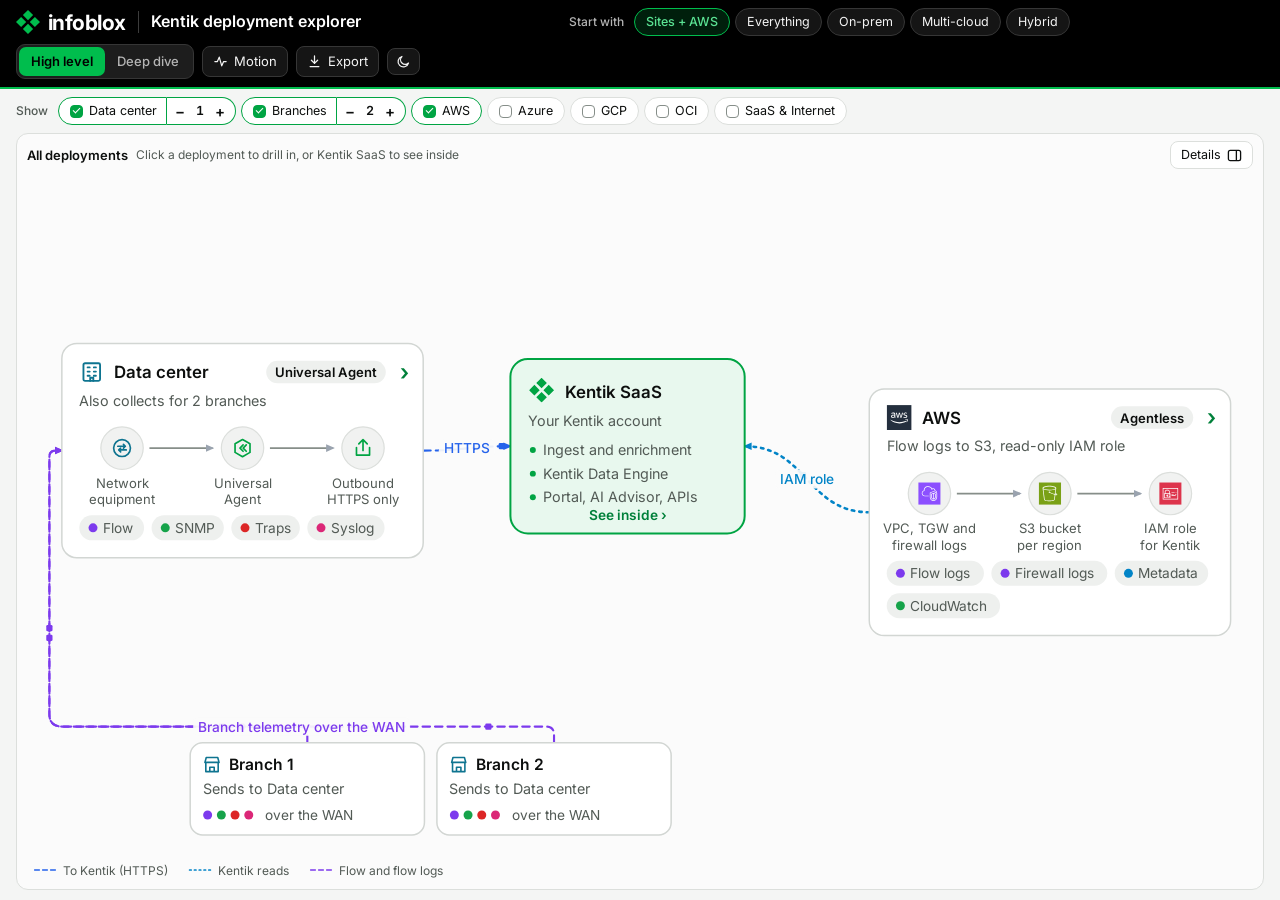
<file: configurator/static/explorer.html>
<!doctype html>
<html lang="en">
<head>
<meta charset="utf-8">
<meta name="viewport" content="width=device-width, initial-scale=1">
<meta name="description" content="Interactive guide to how Infoblox + Kentik is deployed: data centers with Universal Agents, branches, AWS, Azure, Google Cloud, OCI and SaaS testing.">
<link rel="icon" href="data:image/svg+xml,%3Csvg xmlns=%22http://www.w3.org/2000/svg%22 viewBox=%220 0 15.924 15.924%22%3E%3Cpath fill=%22%2300bd4d%22 d=%22M7.962 0L11.348 3.386L7.962 6.773L4.576 3.386ZM3.387 4.576L6.773 7.962L3.387 11.349L0 7.962ZM12.538 4.576L15.924 7.962L12.538 11.349L9.152 7.962ZM7.962 9.152L11.348 12.538L7.962 15.924L4.576 12.538Z%22/%3E%3C/svg%3E">
<title>Infoblox Kentik Deployment Explorer</title>
<style>
@import url('https://fonts.googleapis.com/css2?family=Inter:wght@400;500;600;700&display=swap');
:root{
  --ib-green:#00bd4d;
  --bg:#f4f5f4; --surface:#ffffff; --surface-2:#f1f2f1; --border:#dcdfdc; --text:#0d0f0e; --muted:#525a55; --faint:#868e89;
  --canvas:#fbfbfb; --frame:#f2f3f2; --frame-stroke:#d2d6d3; --sub-frame:#ffffff;
  --accent:#00a443; --accent-soft:#e6f7ec; --accent-text:#00803a; --on-accent:#ffffff; --link:#00803a;
  --net:#0e7490; --net-fill:#e3f2f7; --srv:#1d4ed8; --srv-fill:#e8effd; --ext:#6b7280; --ext-fill:#f1f2f4;
  --ktk:#00a443; --ktk-fill:#e8f8ee; --iam:#a16207; --iam-fill:#fdf5d3; --store:#0369a1; --store-fill:#e3f2fb;
  --l-https:#2563eb; --l-pull:#0284c7; --l-flow:#7c3aed; --l-snmp:#16a34a; --l-st:#65a30d; --l-trap:#dc2626; --l-syslog:#db2777;
  --l-dns:#0d9488; --l-synth:#ea580c; --l-ssh:#64748b; --l-bgp:#334155; --l-perm:#b45309; --l-int:#9aa3af;
  --shadow:0 1px 2px rgba(16,24,20,.06),0 1px 3px rgba(16,24,20,.08);
  --pill:#eef0ee;
}
@media (prefers-color-scheme: dark){
  :root:not([data-theme="light"]){
    --bg:#0a0b0a; --surface:#131514; --surface-2:#1a1d1b; --border:#2a2e2b; --text:#eceeed; --muted:#a4aba6; --faint:#737a75;
    --canvas:#0e100f; --frame:#141715; --frame-stroke:#2c312d; --sub-frame:#101211;
    --accent:#00bd4d; --accent-soft:#0c2617; --accent-text:#3ed47f; --on-accent:#000000; --link:#3ed47f;
    --net:#22d3ee; --net-fill:#08242b; --srv:#7ea8ff; --srv-fill:#0f1c34; --ext:#a3aab5; --ext-fill:#1a1d21;
    --ktk:#00bd4d; --ktk-fill:#0b2215; --iam:#facc15; --iam-fill:#272006; --store:#38bdf8; --store-fill:#08202f;
    --l-https:#60a5fa; --l-pull:#38bdf8; --l-flow:#a78bfa; --l-snmp:#4ade80; --l-st:#a3e635; --l-trap:#f87171; --l-syslog:#f472b6;
    --l-dns:#2dd4bf; --l-synth:#fb923c; --l-ssh:#94a3b8; --l-bgp:#cbd5e1; --l-perm:#fbbf24; --l-int:#5b6676;
    --shadow:none; --pill:#1d201e;
  }
}
:root[data-theme="dark"]{
  --bg:#0a0b0a; --surface:#131514; --surface-2:#1a1d1b; --border:#2a2e2b; --text:#eceeed; --muted:#a4aba6; --faint:#737a75;
  --canvas:#0e100f; --frame:#141715; --frame-stroke:#2c312d; --sub-frame:#101211;
  --accent:#00bd4d; --accent-soft:#0c2617; --accent-text:#3ed47f; --on-accent:#000000; --link:#3ed47f;
  --net:#22d3ee; --net-fill:#08242b; --srv:#7ea8ff; --srv-fill:#0f1c34; --ext:#a3aab5; --ext-fill:#1a1d21;
  --ktk:#00bd4d; --ktk-fill:#0b2215; --iam:#facc15; --iam-fill:#272006; --store:#38bdf8; --store-fill:#08202f;
  --l-https:#60a5fa; --l-pull:#38bdf8; --l-flow:#a78bfa; --l-snmp:#4ade80; --l-st:#a3e635; --l-trap:#f87171; --l-syslog:#f472b6;
  --l-dns:#2dd4bf; --l-synth:#fb923c; --l-ssh:#94a3b8; --l-bgp:#cbd5e1; --l-perm:#fbbf24; --l-int:#5b6676;
  --shadow:none; --pill:#1d201e;
}
*{box-sizing:border-box}
html,body{margin:0;padding:0}
body{background:var(--bg);color:var(--text);font:14px/1.45 Inter,system-ui,-apple-system,"Segoe UI",Roboto,sans-serif;-webkit-font-smoothing:antialiased}
::selection{background:rgba(0,189,77,.24)}
button{font:inherit;color:inherit}
a{color:var(--link)}
.app{display:flex;flex-direction:column;height:100vh;height:100dvh}
/* Infoblox brand bar: always black, whatever the theme */
.top{--surface:#151515; --surface-2:#1d1d1d; --border:#363636; --text:#f4f4f4; --muted:#b4b4b4; --faint:#7d7d7d;
  --accent:#00bd4d; --accent-soft:rgba(0,189,77,.16); --accent-text:#5ae293; --shadow:none; --pill:#232323;
  background:#000;color:var(--text);display:flex;align-items:center;justify-content:space-between;gap:8px 14px;flex-wrap:wrap;
  padding:8px max(16px,env(safe-area-inset-right)) 8px max(16px,env(safe-area-inset-left));border-bottom:2px solid var(--ib-green)}
.presets-nav{flex:1 1 auto;justify-content:center}
.brand{display:flex;align-items:center;gap:12px;min-width:0}
.lockup{display:inline-flex;align-items:center;gap:8px;flex:none}
.ibmark{width:24px;height:24px;color:var(--ib-green);display:block;flex:none}
.wordmark{font-size:21px;font-weight:700;letter-spacing:-.025em;color:#fff;line-height:1}
.bdiv{width:1px;height:22px;background:#3c3c3c;flex:none}
.brand h1{font-size:16px;font-weight:600;margin:0;line-height:1.2;color:#fff}
.body{flex:1;min-height:0;display:flex;flex-direction:column;gap:8px;padding:8px max(16px,env(safe-area-inset-right)) 10px max(16px,env(safe-area-inset-left))}
.controls{display:flex;align-items:center;gap:8px;flex-wrap:wrap}
.seg{display:inline-flex;background:var(--surface-2);border:1px solid var(--border);border-radius:9px;padding:2px}
.seg button{border:0;background:transparent;padding:5px 12px;border-radius:7px;cursor:pointer;font-weight:500;font-size:13px;color:var(--muted)}
.seg button[aria-pressed="true"]{background:var(--ib-green);color:#000;font-weight:600}
.tbtn{border:1px solid var(--border);background:var(--surface);border-radius:8px;padding:5px 10px;font-size:13px;cursor:pointer;display:inline-flex;align-items:center;gap:6px}
.tbtn svg{width:15px;height:15px}
.tbtn.icon-only{padding:5px 8px}
.tbtn[aria-pressed="false"]{color:var(--muted)}
.picker{display:flex;align-items:center;gap:6px 10px;flex-wrap:wrap}
.picker .lbl{font-size:12px;color:var(--muted);font-weight:500}
.picker .grp{display:flex;align-items:center;gap:5px;flex-wrap:wrap}
.pbtn,.chip{border:1px solid var(--border);background:var(--surface);border-radius:999px;padding:4px 11px;font-size:12.5px;cursor:pointer;white-space:nowrap}
.pbtn:hover,.chip:hover{border-color:var(--faint)}
.pbtn[aria-pressed="true"]{background:var(--accent-soft);border-color:var(--accent);color:var(--accent-text);font-weight:500}
.chip{display:inline-flex;align-items:center;gap:6px}
.chip .box{width:13px;height:13px;border-radius:4px;border:1.5px solid var(--faint);display:grid;place-items:center}
.chip[aria-pressed="true"]{border-color:var(--accent)}
.chip[aria-pressed="true"] .box{background:var(--accent);border-color:var(--accent)}
.chip[aria-pressed="true"] .box::after{content:"";width:6px;height:3px;border:1.6px solid var(--on-accent);border-top:0;border-right:0;transform:rotate(-45deg) translate(1px,-1px)}
/* Data center chip with its own stepper */
.dcset{display:inline-flex;align-items:stretch}
.dcset .chip{border-radius:999px 0 0 999px;padding-right:9px}
.step{display:inline-flex;align-items:center;gap:1px;border:1px solid var(--border);border-left:0;border-radius:0 999px 999px 0;background:var(--surface);padding:0 4px 0 2px}
.dcset .chip[aria-pressed="true"] + .step{border-color:var(--accent)}
.step button{border:0;background:transparent;width:22px;height:22px;border-radius:999px;cursor:pointer;font-size:15px;line-height:1;display:grid;place-items:center;padding:0;font-weight:600}
.step button:hover:not(:disabled){background:var(--pill)}
.step button:disabled{color:var(--faint);cursor:default;opacity:.55}
.step .num{min-width:16px;text-align:center;font-size:12.5px;font-weight:600;font-variant-numeric:tabular-nums}
.main{flex:1;min-height:0;display:grid;grid-template-columns:minmax(0,1fr) clamp(300px,27vw,410px);gap:10px}
.main.sliding{transition:grid-template-columns .25s ease,gap .25s ease}
.main.nopanel{grid-template-columns:minmax(0,1fr) 0;gap:0}
.main.nopanel .panel{visibility:hidden;padding:0;border-width:0}
.stage{position:relative;background:var(--canvas);border:1px solid var(--border);border-radius:12px;display:flex;flex-direction:column;min-height:0;min-width:0;overflow:hidden}
/* One fixed line, so a click or drill-in never resizes the diagram; a long trail or hint is cut short instead */
.shead{display:flex;align-items:center;gap:8px;padding:7px 10px 0 10px;height:35px;flex:none;white-space:nowrap}
.shead .tbtn{height:28px;padding:0 10px;font-size:12.5px;flex:none}
.crumbs{display:flex;align-items:center;gap:6px;font-size:13px;min-width:0;overflow:hidden}
.crumbs>*{flex:none}
.crumbs button{border:0;background:none;padding:2px 4px;border-radius:6px;cursor:pointer;color:var(--link);font-weight:500}
.crumbs .sep{color:var(--faint)}
.crumbs .cur{font-weight:600;flex:0 1 auto;min-width:0;overflow:hidden;text-overflow:ellipsis}
.back,.panelbtn{margin-left:auto}
.back:not([hidden])+.panelbtn{margin-left:0}
.hint{font-size:12px;color:var(--muted);flex:1 1 0;min-width:0;overflow:hidden;text-overflow:ellipsis}
.svgwrap{position:relative;flex:1;min-height:0}
.svgwrap>svg{position:absolute;inset:0;width:100%;height:100%;display:block;transition:opacity .28s ease}
.legend{display:flex;flex-wrap:wrap;gap:4px 12px;padding:4px 12px 8px;font-size:12px;color:var(--muted);align-items:center}
.legend button{border:0;background:none;padding:2px 4px;border-radius:6px;display:inline-flex;align-items:center;gap:6px;cursor:pointer;color:var(--muted);font-size:12px}
.legend button[aria-pressed="true"]{background:var(--pill);color:var(--text)}
.legend svg{width:24px;height:8px;flex:none}
.panel{background:var(--surface);border:1px solid var(--border);border-radius:12px;overflow:auto;min-height:0;padding:14px 16px 18px}
.panel .kick{font-size:11.5px;text-transform:uppercase;letter-spacing:.06em;color:var(--accent-text);font-weight:600;margin:0 0 4px}
.panel h2{font-size:18px;margin:0 0 6px;line-height:1.25;font-weight:600}
.panel h3{font-size:13px;margin:14px 0 6px;font-weight:600;color:var(--text)}
.panel p{margin:0 0 8px;color:var(--text)}
.panel .lead{color:var(--muted);font-size:13.5px}
.panel ul{margin:0 0 6px;padding-left:18px}
.panel li{margin:2px 0}
.panel .muted{color:var(--muted)}
.panel code,.panel .mono{font-family:ui-monospace,SFMono-Regular,Menlo,Consolas,monospace;font-size:11.5px;background:var(--pill);padding:1px 4px;border-radius:4px;overflow-wrap:anywhere}
.panel pre{font-family:ui-monospace,SFMono-Regular,Menlo,Consolas,monospace;font-size:11px;line-height:1.45;background:var(--pill);padding:8px 10px;border-radius:8px;white-space:pre-wrap;overflow-wrap:anywhere;margin:0 0 8px}
.panel table{border-collapse:collapse;width:100%;font-size:12.5px;margin:0 0 8px;table-layout:fixed}
.panel th,.panel td{text-align:left;vertical-align:top;padding:4px 6px;border-bottom:1px solid var(--border);overflow-wrap:anywhere}
.panel th{font-weight:600;color:var(--muted);font-size:11.5px}
.panel .card{border:1px solid var(--border);border-radius:10px;padding:9px 10px;margin:0 0 8px;background:var(--surface)}
.panel .card h4{margin:0 0 2px;font-size:13.5px;font-weight:600;display:flex;align-items:center;gap:6px}
.panel .card p{margin:0 0 6px;font-size:13px;color:var(--muted)}
.panel .card button{border:1px solid var(--border);background:var(--surface-2);border-radius:7px;padding:3px 9px;font-size:12px;cursor:pointer}
.panel .card button:disabled{opacity:.5;cursor:default}
.panel .tag{display:inline-block;font-size:11px;padding:1px 7px;border-radius:999px;background:var(--pill);color:var(--muted);font-weight:500}
.panel .note{border-left:3px solid var(--accent);background:var(--accent-soft);padding:7px 10px;border-radius:0 8px 8px 0;font-size:12.5px;margin:8px 0}
.panel .src{font-size:12px}
.panel .src li{margin:1px 0}
.panel .linkbtn{border:0;background:none;color:var(--link);cursor:pointer;padding:0;font-size:12.5px}
.panel .tabs{display:flex;gap:4px;flex-wrap:wrap;margin:8px 0 2px}
.panel .tabs button{border:1px solid var(--border);background:var(--surface);border-radius:999px;padding:3px 10px;font-size:12px;cursor:pointer;color:var(--muted)}
.panel .tabs button[aria-pressed="true"]{background:var(--text);color:var(--surface);border-color:var(--text)}
.panel .site{border-color:var(--accent);background:var(--accent-soft)}
.panel .site p{color:var(--text)}
.panel .fld{display:flex;flex-direction:column;gap:3px;font-size:12px;color:var(--muted);margin:6px 0 8px}
.panel .fld input{font:inherit;font-size:13.5px;color:var(--text);background:var(--surface);border:1px solid var(--border);border-radius:8px;padding:6px 9px;width:100%}
.panel .fld input:focus{outline:2px solid var(--accent);outline-offset:0;border-color:var(--accent)}
.panel .btns{display:flex;flex-wrap:wrap;gap:6px}
.panel .card .btns button{background:var(--surface)}
/* SVG */
svg text{font-family:Inter,system-ui,-apple-system,"Segoe UI",Roboto,sans-serif;fill:var(--text)}
.ico{color:var(--muted)}
.t-label{font-size:13.5px;font-weight:600}
.t-sub{font-size:11.5px;fill:var(--muted)}
.t-frame{font-size:14px;font-weight:600;fill:var(--muted)}
.t-sframe{font-size:12px;font-weight:600;fill:var(--faint)}
.t-edge{font-size:11px;font-weight:500}
.t-note{font-size:11.5px;fill:var(--muted)}
.t-tag{font-size:10.5px;font-weight:600}
.frame{fill:var(--frame);stroke:var(--frame-stroke);stroke-width:1}
.sframe{fill:var(--sub-frame);stroke:var(--frame-stroke);stroke-width:1}
.node rect.bg{stroke-width:1.2}
.k-net rect.bg{fill:var(--net-fill);stroke:var(--net)} .k-net .ico{color:var(--net)}
.k-eq rect.bg{fill:var(--surface);stroke:var(--net)} .k-eq .ico{color:var(--net)}
.equnit{fill:var(--net-fill);stroke:var(--net);stroke-width:1.2} .eqport{fill:var(--surface);stroke:var(--net);stroke-width:.9} .eqled{fill:var(--net)}
.k-srv rect.bg{fill:var(--srv-fill);stroke:var(--srv)} .k-srv .ico{color:var(--srv)}
.k-ext rect.bg{fill:var(--ext-fill);stroke:var(--ext)} .k-ext .ico{color:var(--ext)}
.k-ktk rect.bg{fill:var(--ktk-fill);stroke:var(--ktk)} .k-ktk .ico{color:var(--ktk)}
.k-iam rect.bg{fill:var(--iam-fill);stroke:var(--iam)} .k-iam .ico{color:var(--iam)}
.k-store rect.bg{fill:var(--store-fill);stroke:var(--store)} .k-store .ico{color:var(--store)}
.k-ua rect.bg{fill:var(--surface);stroke:var(--ktk);stroke-width:1.6}
.k-ua .ico{color:var(--ktk)}
.k-uas rect.bg{fill:var(--ktk-fill);stroke:var(--ktk);stroke-width:1.6}
.k-uas .ico{color:var(--ktk)}
.k-chip rect.bg{fill:var(--surface);stroke:var(--border)}
.k-chip .ico{color:var(--ktk)}
.k-opt rect.bg{fill:var(--surface);stroke:var(--faint);stroke-dasharray:4 3}
.k-opt .ico{color:var(--faint)}
.k-opt .t-label{fill:var(--muted)}
.uahead{fill:var(--ktk-fill)}
.node{cursor:pointer}
.node:focus{outline:none}
.node:focus-visible rect.bg,.node:hover rect.bg{stroke-width:2.2}
.node.sel rect.bg{stroke-width:2.6}
.card-ov{cursor:pointer}
.card-ov rect.bg{fill:var(--surface);stroke:var(--frame-stroke);stroke-width:1.2}
.card-ov:hover rect.bg,.card-ov:focus-visible rect.bg{stroke:var(--text);stroke-width:1.8}
.card-ov:focus{outline:none}
.hub rect.bg{fill:var(--ktk-fill);stroke:var(--ktk);stroke-width:1.6}
.hub:hover rect.bg,.hub:focus-visible rect.bg{stroke:var(--ktk);stroke-width:2.4}
.tagpill{fill:var(--pill)}
.drill{font-size:11px;font-weight:600;fill:var(--link)}
.edge path.ln{fill:none;stroke-width:1.7;stroke-linecap:round;stroke-linejoin:round}
.edge path.hit{fill:none;stroke:transparent;stroke-width:14;cursor:pointer}
.e-https path.ln{stroke:var(--l-https);stroke-dasharray:6 4}
.e-pull path.ln{stroke:var(--l-pull);stroke-dasharray:2 4;stroke-width:2.1}
.e-flow path.ln{stroke:var(--l-flow);stroke-dasharray:6 4}
.e-snmp path.ln{stroke:var(--l-snmp);stroke-dasharray:6 4}
.e-st path.ln{stroke:var(--l-st);stroke-dasharray:2 4}
.e-trap path.ln{stroke:var(--l-trap);stroke-dasharray:6 4}
.e-syslog path.ln{stroke:var(--l-syslog);stroke-dasharray:6 4}
.e-dns path.ln{stroke:var(--l-dns);stroke-dasharray:6 4}
.e-synth path.ln{stroke:var(--l-synth);stroke-dasharray:7 4;stroke-width:2}
.e-ssh path.ln{stroke:var(--l-ssh);stroke-dasharray:6 4}
.e-bgp path.ln{stroke:var(--l-bgp);stroke-dasharray:10 3 2 3}
.e-perm path.ln{stroke:var(--l-perm);stroke-dasharray:1.5 3.5;stroke-width:1.8}
.e-int path.ln{stroke:var(--l-int);stroke-width:1.6}
.ah-https{fill:var(--l-https)} .ah-pull{fill:var(--l-pull)} .ah-flow{fill:var(--l-flow)} .ah-snmp{fill:var(--l-snmp)} .ah-st{fill:var(--l-st)}
.ah-trap{fill:var(--l-trap)} .ah-syslog{fill:var(--l-syslog)} .ah-dns{fill:var(--l-dns)} .ah-synth{fill:var(--l-synth)}
.ah-ssh{fill:var(--l-ssh)} .ah-bgp{fill:var(--l-bgp)} .ah-perm{fill:var(--l-perm)} .ah-int{fill:var(--l-int)}
.elab rect{fill:var(--canvas);opacity:.92}
.elab text{font-size:11px;font-weight:500}
.e-https .elab text{fill:var(--l-https)} .e-pull .elab text{fill:var(--l-pull)} .e-flow .elab text{fill:var(--l-flow)}
.e-snmp .elab text{fill:var(--l-snmp)} .e-st .elab text{fill:var(--l-st)} .e-trap .elab text{fill:var(--l-trap)} .e-syslog .elab text{fill:var(--l-syslog)}
.e-dns .elab text{fill:var(--l-dns)} .e-synth .elab text{fill:var(--l-synth)} .e-ssh .elab text{fill:var(--l-ssh)}
.e-bgp .elab text{fill:var(--l-bgp)} .e-perm .elab text{fill:var(--l-perm)} .e-int .elab text{fill:var(--muted)}
.dimmed{opacity:.16;transition:opacity .2s}
.lit{opacity:1;transition:opacity .2s}
.pt-https{fill:var(--l-https)} .pt-pull{fill:var(--l-pull)} .pt-flow{fill:var(--l-flow)} .pt-snmp{fill:none;stroke:var(--l-snmp);stroke-width:1.6} .pt-st{fill:none;stroke:var(--l-st);stroke-width:1.6}
.pt-trap{fill:var(--l-trap)} .pt-syslog{fill:var(--l-syslog)} .pt-dns{fill:var(--l-dns)} .pt-synth{fill:none;stroke:var(--l-synth);stroke-width:1.8}
.pt-ssh{fill:var(--l-ssh)} .pt-bgp{fill:var(--l-bgp)} .pt-int{fill:var(--l-int)}
.dot-flow{fill:var(--l-flow)} .dot-snmp{fill:var(--l-snmp)} .dot-st{fill:var(--l-st)} .dot-trap{fill:var(--l-trap)} .dot-syslog{fill:var(--l-syslog)}
.dot-dns{fill:var(--l-dns)} .dot-synth{fill:var(--l-synth)} .dot-ssh{fill:var(--l-ssh)} .dot-bgp{fill:var(--l-bgp)}
.dot-https{fill:var(--l-https)} .dot-pull{fill:var(--l-pull)} .dot-perm{fill:var(--l-perm)} .dot-more{fill:var(--faint)}
.chiptxt{font-size:11px;fill:var(--muted)}
.focus-ring{fill:none;stroke:var(--accent);stroke-width:2;stroke-dasharray:5 4}
[hidden]{display:none!important}
.sr{position:absolute;width:1px;height:1px;overflow:hidden;clip:rect(0 0 0 0);white-space:nowrap}
.ico-left,.ico-net{color:var(--net)} .ico-right,.ico-bottom,.ico-srv{color:var(--srv)} .ico-top{color:var(--ext)}
.ico-ktk,.hub .ico{color:var(--ktk)} .ico-iam{color:var(--iam)} .ico-store{color:var(--store)}
.hubdot{fill:var(--ktk)}
.pipe-c{fill:var(--surface-2);stroke:var(--border);stroke-width:1}
.pipe-a{fill:none;stroke:var(--faint);stroke-width:1.3}
.pipe-t{font-size:10.5px;fill:var(--muted)}
.ovchip{fill:var(--pill)}
.sepl{stroke:var(--border);stroke-width:1}
.t-line{font-size:11.5px;fill:var(--text)}
.bul{fill:var(--faint)} .k-ktk .bul{fill:var(--ktk)} .k-store .bul{fill:var(--store)}
.frame.ghost,.sframe.ghost{fill:none;stroke-dasharray:4 4}
.fnode{cursor:pointer}
.fnode:focus{outline:none}
.fnode:hover>rect,.fnode:focus-visible>rect{stroke:var(--faint);stroke-width:1.6}
.fnode.sel>rect{stroke:var(--accent);stroke-width:2}
.edge-l{pointer-events:none}
.empty-t{font-size:14px;fill:var(--muted)}
.panel hr{border:0;border-top:1px solid var(--border);margin:14px 0 10px}
.panel .card h4 svg{width:16px;height:16px;flex:none}
.panel .card .tag{margin-left:auto}
.panel ol li{margin:2px 0}
.panel .gobtn{border:1px solid var(--accent);background:var(--accent-soft);color:var(--accent-text);border-radius:8px;padding:4px 10px;font-size:12.5px;cursor:pointer;font-weight:500;margin:2px 6px 6px 0}
.panel .kbd{font-family:ui-monospace,SFMono-Regular,Menlo,Consolas,monospace;font-size:11px;border:1px solid var(--border);border-bottom-width:2px;border-radius:4px;padding:0 4px;background:var(--surface-2)}
/* Installed capabilities: toggles like Settings › Universal Agents */
.panel .caps .caphead{display:flex;justify-content:space-between;align-items:flex-start;gap:8px;margin-bottom:8px}
.panel .caps .caphead h4{margin:0 0 1px}
.panel .caps .caphead p{margin:0;font-size:12px}
.capn{flex:none;min-width:28px;height:28px;border-radius:999px;border:1px solid var(--border);background:var(--surface-2);display:grid;place-items:center;font-size:12.5px;font-weight:600;font-variant-numeric:tabular-nums}
.caprow{display:flex;align-items:center;gap:11px;border:1px solid var(--border);border-radius:9px;padding:7px 10px;margin:0 0 6px;background:var(--surface)}
.caprow.solo{margin:4px 0 8px}
.caprow .capt{display:flex;flex-direction:column;min-width:0}
.caprow .capt b{font-size:13px;font-weight:600;line-height:1.3}
.caprow .capt span{font-size:11.5px;color:var(--muted);line-height:1.3}
.caprow .capt .aka{display:inline;font-weight:400;font-size:12px}
.caprow:not(.on) .capt b{color:var(--muted)}
.panel .card button.sw,.sw{flex:none;width:38px;height:22px;border-radius:999px;border:0;background:var(--faint);position:relative;cursor:pointer;padding:0;transition:background .15s}
.sw span{position:absolute;top:3px;left:3px;width:16px;height:16px;border-radius:50%;background:#fff;box-shadow:0 1px 2px rgba(0,0,0,.25);transition:left .15s}
.panel .card button.sw[aria-checked="true"],.sw[aria-checked="true"]{background:var(--ib-green)}
.sw[aria-checked="true"] span{left:19px}
.sw:focus-visible{outline:2px solid var(--accent);outline-offset:2px}
.panel .card .seg button{border:0;background:transparent;padding:3px 11px;font-size:12px;border-radius:7px}
.panel .card .seg button[aria-pressed="true"]{background:var(--ib-green);color:#000}
.panel .fld .seg{align-self:flex-start}
.panel .fld select{font:inherit;font-size:13.5px;color:var(--text);background:var(--surface);border:1px solid var(--border);border-radius:8px;padding:6px 8px;width:100%}
.card-ov.warn rect.bg{stroke:var(--l-trap);stroke-dasharray:4 3}
.fmseg{display:flex;flex-wrap:wrap;align-items:center;gap:4px 10px;margin:-2px 0 8px 10px;font-size:11.5px;color:var(--muted)}
details.load summary{list-style:none;cursor:pointer}
details.load summary::-webkit-details-marker{display:none}
details.load summary h4{margin:0}
details.load summary h4::before{content:'▸';display:inline-block;width:14px;color:var(--muted);transition:transform .15s}
details.load[open] summary h4::before{transform:rotate(90deg)}
details.load[open] summary{margin-bottom:6px}
.ldrow{display:grid;grid-template-columns:1fr 1fr;gap:8px}
.ldrow .fld{margin:0 0 4px}
.panel .fld input[type=number]{-moz-appearance:textfield}
.szout{font-size:12.5px;margin:6px 0 0}
/* Save and export */
dialog.xdlg{border:1px solid var(--border);border-radius:14px;padding:0;background:var(--surface);color:var(--text);width:min(460px,calc(100vw - 32px));box-shadow:0 12px 40px rgba(0,0,0,.25)}
dialog.xdlg::backdrop{background:rgba(0,0,0,.45)}
.xdlg .xin{padding:16px 18px 18px}
.xdlg h2{font-size:17px;margin:0 0 4px}
.xdlg p{margin:0 0 10px;color:var(--muted);font-size:13px}
.xdlg label{display:flex;flex-direction:column;gap:3px;font-size:12px;color:var(--muted);margin:0 0 9px}
.xdlg input,.xdlg select{font:inherit;font-size:13.5px;color:var(--text);background:var(--surface);border:1px solid var(--border);border-radius:8px;padding:6px 9px}
.xdlg .xbtns{display:flex;flex-direction:column;gap:7px;margin:12px 0 6px}
.xdlg .xbtns button{border:1px solid var(--border);background:var(--surface-2);border-radius:9px;padding:8px 12px;cursor:pointer;text-align:left;font-size:13.5px;font-weight:600}
.xdlg .xbtns button span{display:block;font-weight:400;font-size:12px;color:var(--muted)}
.xdlg .xbtns button.pri{border-color:var(--accent);background:var(--accent-soft);color:var(--accent-text)}
.xdlg .xbtns button:disabled{opacity:.5;cursor:default}
.xdlg .xstat{font-size:12.5px;color:var(--accent-text);min-height:18px;margin:0}
.xdlg .xclose{float:right;border:0;background:none;font-size:20px;line-height:1;cursor:pointer;color:var(--muted);padding:0 2px}
@media print{ .top .controls,.top .presets-nav,.picker,.legend,.panel{display:none!important} .main{grid-template-columns:1fr} }
@media (max-width:1000px){
  .app{height:auto;min-height:100vh}
  .body{flex:none}
  .main,.main.nopanel{grid-template-columns:1fr}
  .main.nopanel .panel{display:none}
  .svgwrap{flex:none;aspect-ratio:1000/620;width:100%}
  .panel{overflow:visible}
}
@media (max-width:640px){
  .bdiv{display:none}
  .brand{flex-wrap:wrap;gap:4px 10px}
  .brand h1{font-size:15px}
  .shead .hint{display:none}
  .shead{height:auto;min-height:35px;flex-wrap:wrap;white-space:normal}
  .crumbs{flex-wrap:wrap}
  .panel{padding:12px}
}
@media (prefers-reduced-motion: reduce){
  .main.sliding{transition:none}
  .svgwrap>svg{transition:none}
}
</style>
</head>
<body>
<svg id="sprite" width="0" height="0" style="position:absolute" aria-hidden="true" focusable="false">
<defs>
<symbol id="i-router" viewBox="0 0 24 24" fill="none" stroke="currentColor" stroke-width="1.8" stroke-linecap="round" stroke-linejoin="round"><circle cx="12" cy="12" r="9"/><path d="M7.5 10h8M13.5 8l2 2-2 2M16.5 14h-8M10.5 12l-2 2 2 2"/></symbol>
<symbol id="i-switch" viewBox="0 0 24 24" fill="none" stroke="currentColor" stroke-width="1.8" stroke-linecap="round" stroke-linejoin="round"><rect x="3" y="6" width="18" height="12" rx="2"/><path d="M7 10.3h9.5M14.5 8.3l2 2-2 2M17 13.8H7.5M9.5 11.8l-2 2 2 2"/></symbol>
<symbol id="i-firewall" viewBox="0 0 24 24" fill="none" stroke="currentColor" stroke-width="1.8" stroke-linecap="round" stroke-linejoin="round"><rect x="3" y="5" width="18" height="14" rx="1.5"/><path d="M3 9.7h18M3 14.3h18M9 5v4.7M15 5v4.7M6 9.7v4.6M12 9.7v4.6M18 9.7v4.6M9 14.3V19M15 14.3V19"/></symbol>
<symbol id="i-server" viewBox="0 0 24 24" fill="none" stroke="currentColor" stroke-width="1.8" stroke-linecap="round" stroke-linejoin="round"><rect x="4" y="4" width="16" height="7" rx="1.5"/><rect x="4" y="13" width="16" height="7" rx="1.5"/><path d="M7.5 7.5h.01M7.5 16.5h.01M12 7.5h4.5M12 16.5h4.5"/></symbol>
<symbol id="i-globe" viewBox="0 0 24 24" fill="none" stroke="currentColor" stroke-width="1.8" stroke-linecap="round" stroke-linejoin="round"><circle cx="12" cy="12" r="9"/><path d="M3.6 9h16.8M3.6 15h16.8M12 3a14 14 0 0 1 0 18M12 3a14 14 0 0 0 0 18"/></symbol>
<symbol id="i-dns" viewBox="0 0 24 24" fill="none" stroke="currentColor" stroke-width="1.8" stroke-linecap="round" stroke-linejoin="round"><circle cx="10.5" cy="10.5" r="6.5"/><path d="M15.3 15.3L20.5 20.5M4 10.5h13M10.5 4a10 10 0 0 1 0 13M10.5 4a10 10 0 0 0 0 13"/></symbol>
<symbol id="i-agent" viewBox="0 0 24 24" fill="none" stroke="currentColor" stroke-width="1.8" stroke-linecap="round" stroke-linejoin="round"><path d="M12 2.8l8 4.6v9.2l-8 4.6-8-4.6V7.4z"/><path d="M12.6 8.6L9.3 12l3.3 3.4M16 8.6L12.7 12l3.3 3.4"/></symbol>
<symbol id="i-ib" viewBox="0 0 15.924 15.924"><path fill="currentColor" d="M7.962 0L11.348 3.386L7.962 6.773L4.576 3.386ZM3.387 4.576L6.773 7.962L3.387 11.349L0 7.962ZM12.538 4.576L15.924 7.962L12.538 11.349L9.152 7.962ZM7.962 9.152L11.348 12.538L7.962 15.924L4.576 12.538Z"/></symbol>
<symbol id="i-cloud" viewBox="0 0 24 24" fill="none" stroke="currentColor" stroke-width="1.8" stroke-linecap="round" stroke-linejoin="round"><path d="M7 18.5h10.2a4.3 4.3 0 0 0 .6-8.55A6 6 0 0 0 6.3 9.3 4.6 4.6 0 0 0 7 18.5z"/></symbol>
<symbol id="i-bucket" viewBox="0 0 24 24" fill="none" stroke="currentColor" stroke-width="1.8" stroke-linecap="round" stroke-linejoin="round"><ellipse cx="12" cy="6" rx="8" ry="2.6"/><path d="M4 6l1.8 12.2c.2 1.3 2.9 2.3 6.2 2.3s6-1 6.2-2.3L20 6"/></symbol>
<symbol id="i-storage" viewBox="0 0 24 24" fill="none" stroke="currentColor" stroke-width="1.8" stroke-linecap="round" stroke-linejoin="round"><rect x="3" y="4.5" width="18" height="15" rx="2"/><path d="M3 9.5h18M3 14.5h18M6.5 7h.01M6.5 12h.01M6.5 17h.01M10 7h3M10 12h3M10 17h3"/></symbol>
<symbol id="i-key" viewBox="0 0 24 24" fill="none" stroke="currentColor" stroke-width="1.8" stroke-linecap="round" stroke-linejoin="round"><circle cx="8" cy="15" r="4"/><path d="M10.9 12.1L19 4M15.5 7.5l2.5 2.5M13.4 9.6l2 2"/></symbol>
<symbol id="i-shield" viewBox="0 0 24 24" fill="none" stroke="currentColor" stroke-width="1.8" stroke-linecap="round" stroke-linejoin="round"><path d="M12 3l8 3v5.5c0 4.8-3.4 8.4-8 9.5-4.6-1.1-8-4.7-8-9.5V6z"/><path d="M9 12l2 2 4-4"/></symbol>
<symbol id="i-api" viewBox="0 0 24 24" fill="none" stroke="currentColor" stroke-width="1.8" stroke-linecap="round" stroke-linejoin="round"><path d="M8 8l-4 4 4 4M16 8l4 4-4 4M13.5 5l-3 14"/></symbol>
<symbol id="i-log" viewBox="0 0 24 24" fill="none" stroke="currentColor" stroke-width="1.8" stroke-linecap="round" stroke-linejoin="round"><path d="M7 3h7l5 5v13H7z"/><path d="M14 3v5h5M10 12.5h6M10 16.5h6"/></symbol>
<symbol id="i-queue" viewBox="0 0 24 24" fill="none" stroke="currentColor" stroke-width="1.8" stroke-linecap="round" stroke-linejoin="round"><path d="M3.5 7h11M3.5 12h15M3.5 17h11"/><path d="M17 4.8l2.6 2.2-2.6 2.2M17 14.8l2.6 2.2-2.6 2.2"/></symbol>
<symbol id="i-connector" viewBox="0 0 24 24" fill="none" stroke="currentColor" stroke-width="1.8" stroke-linecap="round" stroke-linejoin="round"><circle cx="5" cy="12" r="2.2"/><circle cx="19" cy="6" r="2.2"/><circle cx="19" cy="18" r="2.2"/><path d="M7.2 12H12M12 12l4.9-4.9M12 12l4.9 4.9"/></symbol>
<symbol id="i-chart" viewBox="0 0 24 24" fill="none" stroke="currentColor" stroke-width="1.8" stroke-linecap="round" stroke-linejoin="round"><path d="M4 20h16M7 16v-4M11 16V8M15 16v-6M19 16V5"/></symbol>
<symbol id="i-users" viewBox="0 0 24 24" fill="none" stroke="currentColor" stroke-width="1.8" stroke-linecap="round" stroke-linejoin="round"><circle cx="9" cy="8" r="3.2"/><path d="M3.5 19.5a5.5 5.5 0 0 1 11 0M16 5.2a3.2 3.2 0 0 1 0 6M17.5 14.2a5.5 5.5 0 0 1 3 5.3"/></symbol>
<symbol id="i-app" viewBox="0 0 24 24" fill="none" stroke="currentColor" stroke-width="1.8" stroke-linecap="round" stroke-linejoin="round"><rect x="3" y="4.5" width="18" height="15" rx="2"/><path d="M3 9h18M6 6.8h.01M8.5 6.8h.01M7 13h7M7 16h4"/></symbol>
<symbol id="i-db" viewBox="0 0 24 24" fill="none" stroke="currentColor" stroke-width="1.8" stroke-linecap="round" stroke-linejoin="round"><ellipse cx="12" cy="5.5" rx="7.5" ry="2.7"/><path d="M4.5 5.5v13c0 1.5 3.4 2.7 7.5 2.7s7.5-1.2 7.5-2.7v-13M4.5 12c0 1.5 3.4 2.7 7.5 2.7s7.5-1.2 7.5-2.7"/></symbol>
<symbol id="i-bell" viewBox="0 0 24 24" fill="none" stroke="currentColor" stroke-width="1.8" stroke-linecap="round" stroke-linejoin="round"><path d="M6 16v-5a6 6 0 0 1 12 0v5l1.5 2h-15z"/><path d="M10 20.5a2 2 0 0 0 4 0"/></symbol>
<symbol id="i-spark" viewBox="0 0 24 24" fill="none" stroke="currentColor" stroke-width="1.8" stroke-linecap="round" stroke-linejoin="round"><path d="M11 3l1.8 5.2L18 10l-5.2 1.8L11 17l-1.8-5.2L4 10l5.2-1.8z"/><path d="M18.5 15l.7 2 2 .7-2 .7-.7 2-.7-2-2-.7 2-.7z"/></symbol>
<symbol id="i-lock" viewBox="0 0 24 24" fill="none" stroke="currentColor" stroke-width="1.8" stroke-linecap="round" stroke-linejoin="round"><rect x="5" y="10.5" width="14" height="10" rx="2"/><path d="M8 10.5V7.5a4 4 0 0 1 8 0v3"/></symbol>
<symbol id="i-probe" viewBox="0 0 24 24" fill="none" stroke="currentColor" stroke-width="1.8" stroke-linecap="round" stroke-linejoin="round"><circle cx="12" cy="12" r="1.8"/><path d="M7.8 16.2a6 6 0 0 1 0-8.4M16.2 7.8a6 6 0 0 1 0 8.4M5 19a10 10 0 0 1 0-14M19 5a10 10 0 0 1 0 14"/></symbol>
<symbol id="i-wifi" viewBox="0 0 24 24" fill="none" stroke="currentColor" stroke-width="1.8" stroke-linecap="round" stroke-linejoin="round"><path d="M2.5 9a14 14 0 0 1 19 0M5.5 12.3a9.5 9.5 0 0 1 13 0M8.6 15.6a5 5 0 0 1 6.8 0"/><circle cx="12" cy="18.8" r="1"/></symbol>
<symbol id="i-building" viewBox="0 0 24 24" fill="none" stroke="currentColor" stroke-width="1.8" stroke-linecap="round" stroke-linejoin="round"><rect x="4" y="3.5" width="16" height="17" rx="1.5"/><path d="M8 7.5h2M14 7.5h2M8 11.5h2M14 11.5h2M8 15.5h2M14 15.5h2M10.5 20.5v-3h3v3"/></symbol>
<symbol id="i-store" viewBox="0 0 24 24" fill="none" stroke="currentColor" stroke-width="1.8" stroke-linecap="round" stroke-linejoin="round"><path d="M4 9.5L5.5 4h13L20 9.5M4 9.5h16M5 9.5v10.5h14V9.5M9.5 20v-5h5v5"/></symbol>
<symbol id="i-network" viewBox="0 0 24 24" fill="none" stroke="currentColor" stroke-width="1.8" stroke-linecap="round" stroke-linejoin="round"><rect x="9" y="3" width="6" height="5" rx="1"/><rect x="3" y="16" width="6" height="5" rx="1"/><rect x="15" y="16" width="6" height="5" rx="1"/><path d="M12 8v4M6 16v-2.5h12V16"/></symbol>
<symbol id="i-org" viewBox="0 0 24 24" fill="none" stroke="currentColor" stroke-width="1.8" stroke-linecap="round" stroke-linejoin="round"><circle cx="12" cy="12" r="2.6"/><circle cx="5" cy="5" r="2"/><circle cx="19" cy="5" r="2"/><circle cx="5" cy="19" r="2"/><circle cx="19" cy="19" r="2"/><path d="M6.5 6.5l3.6 3.6M17.5 6.5l-3.6 3.6M6.5 17.5l3.6-3.6M17.5 17.5l-3.6-3.6"/></symbol>
<symbol id="i-terminal" viewBox="0 0 24 24" fill="none" stroke="currentColor" stroke-width="1.8" stroke-linecap="round" stroke-linejoin="round"><rect x="3" y="4.5" width="18" height="15" rx="2"/><path d="M7 10l3 2.5L7 15M12.5 15H17"/></symbol>
<symbol id="i-bolt" viewBox="0 0 24 24" fill="none" stroke="currentColor" stroke-width="1.8" stroke-linecap="round" stroke-linejoin="round"><path d="M13 3L5 13.5h6L10 21l8-10.5h-6z"/></symbol>
<symbol id="i-list" viewBox="0 0 24 24" fill="none" stroke="currentColor" stroke-width="1.8" stroke-linecap="round" stroke-linejoin="round"><path d="M8.5 6H20M8.5 12H20M8.5 18H20M4 6h.01M4 12h.01M4 18h.01"/></symbol>
<symbol id="i-flow" viewBox="0 0 24 24" fill="none" stroke="currentColor" stroke-width="1.8" stroke-linecap="round" stroke-linejoin="round"><path d="M3 7c3 0 3-2.5 6-2.5S12 7 15 7s3-2.5 6-2.5M3 13c3 0 3-2.5 6-2.5S12 13 15 13s3-2.5 6-2.5M3 19c3 0 3-2.5 6-2.5S12 19 15 19s3-2.5 6-2.5"/></symbol>
<symbol id="i-gauge" viewBox="0 0 24 24" fill="none" stroke="currentColor" stroke-width="1.8" stroke-linecap="round" stroke-linejoin="round"><path d="M4.5 17.5a8.5 8.5 0 1 1 15 0"/><path d="M12 13.5l4-4.2"/><circle cx="12" cy="13.5" r="1.4"/></symbol>
<symbol id="i-route" viewBox="0 0 24 24" fill="none" stroke="currentColor" stroke-width="1.8" stroke-linecap="round" stroke-linejoin="round"><circle cx="6" cy="18" r="2.2"/><circle cx="18" cy="6" r="2.2"/><path d="M8.2 18H15a3 3 0 0 0 0-6H9a3 3 0 0 1 0-6h6.8"/></symbol>
<symbol id="i-egress" viewBox="0 0 24 24" fill="none" stroke="currentColor" stroke-width="1.8" stroke-linecap="round" stroke-linejoin="round"><path d="M12 14.5V3M7.5 7.5L12 3l4.5 4.5"/><path d="M5 11.5v8h14v-8"/></symbol>
<symbol id="i-fire" viewBox="0 0 24 24" fill="none" stroke="currentColor" stroke-width="1.8" stroke-linecap="round" stroke-linejoin="round"><path d="M12 21a6 6 0 0 0 6-6c0-3.5-2.5-5.5-3.5-8.5-1.5 2-2 3.5-2 5-1-1-1.5-2.5-1.5-4C8 9.5 6 12 6 15a6 6 0 0 0 6 6z"/></symbol>
<symbol id="i-portal" viewBox="0 0 24 24" fill="none" stroke="currentColor" stroke-width="1.8" stroke-linecap="round" stroke-linejoin="round"><rect x="3" y="4" width="18" height="13" rx="2"/><path d="M8 21h8M12 17v4M7 13l3-3 2.5 2 4.5-4.5"/></symbol>
</defs>
</svg>
<div class="app">
  <header class="top">
    <div class="brand">
      <span class="lockup" role="img" aria-label="Infoblox"><svg class="ibmark" viewBox="0 0 15.924 15.924" aria-hidden="true"><use href="#i-ib"/></svg><span class="wordmark" aria-hidden="true">infoblox</span></span>
      <span class="bdiv" aria-hidden="true"></span>
      <h1>Kentik deployment explorer</h1>
    </div>
    <nav class="picker presets-nav" aria-label="Starting points"><span class="lbl">Start with</span><div class="grp" id="presets"></div></nav>
    <div class="controls">
      <div class="seg" role="group" aria-label="Detail level">
        <button type="button" data-mode="high" aria-pressed="true" title="General concepts (key H)">High level</button>
        <button type="button" data-mode="deep" aria-pressed="false" title="Permissions, ports and setup details (key D)">Deep dive</button>
      </div>
      <button type="button" class="tbtn" id="motionBtn" aria-pressed="true" title="Animate data moving along the lines (key M)"><svg viewBox="0 0 24 24" fill="none" stroke="currentColor" stroke-width="2" stroke-linecap="round" stroke-linejoin="round"><path d="M3 12h4l3-7 4 14 3-7h4"/></svg>Motion</button>
      <button type="button" class="tbtn" id="exportBtn" title="Save this design as an HTML file, or export the deployment guide (key E)"><svg viewBox="0 0 24 24" fill="none" stroke="currentColor" stroke-width="2" stroke-linecap="round" stroke-linejoin="round"><path d="M12 3v12M7 10l5 5 5-5M5 20h14"/></svg>Export</button>
      <button type="button" class="tbtn icon-only" id="themeBtn" title="Switch between light and dark" aria-label="Switch between light and dark"><svg viewBox="0 0 24 24" fill="none" stroke="currentColor" stroke-width="2" stroke-linecap="round" stroke-linejoin="round"><path d="M20 14.5A8.5 8.5 0 1 1 9.5 4a7 7 0 0 0 10.5 10.5z"/></svg></button>
    </div>
  </header>
  <div class="body">
    <nav class="picker" aria-label="Deployments to show">
      <span class="lbl">Show</span>
      <div class="grp" id="chips"></div>
    </nav>
    <div class="main">
      <section class="stage" aria-label="Deployment diagram">
        <div class="shead">
          <nav class="crumbs" id="crumbs" aria-label="Breadcrumb"></nav>
          <span class="hint" id="hint"></span>
          <button type="button" class="tbtn back" id="backBtn" hidden>&#8249; All deployments</button>
          <button type="button" class="tbtn panelbtn" id="panelBtn" aria-controls="panel" aria-expanded="true"><span>Hide details</span><svg viewBox="0 0 16 16" aria-hidden="true"><rect x="1.5" y="2.5" width="13" height="11" rx="2" fill="none" stroke="currentColor" stroke-width="1.4"/><path d="M10 3v10" stroke="currentColor" stroke-width="1.4"/></svg></button>
        </div>
        <div class="svgwrap" id="svgwrap">
          <svg id="ov" viewBox="0 0 1000 620" preserveAspectRatio="xMidYMid meet" role="group" aria-label="Overview of the selected deployments"></svg>
          <svg id="dt" viewBox="0 0 1000 620" preserveAspectRatio="xMidYMid meet" role="group" aria-label="Detail view" style="opacity:0;pointer-events:none"></svg>
        </div>
        <div class="legend" id="legend" aria-label="Line types, click one to highlight it"></div>
      </section>
      <aside class="panel" id="panel" aria-live="polite"></aside>
    </div>
  </div>
</div>
<dialog class="xdlg" id="xdlg" aria-labelledby="xdlgT">
  <div class="xin">
    <button type="button" class="xclose" data-xclose="1" aria-label="Close">×</button>
    <h2 id="xdlgT">Save or export this design</h2>
    <p>Everything you set here, the sites, branches, capabilities and clouds, goes into the export.</p>
    <label>Customer<input type="text" id="xCu" maxlength="80" autocomplete="off" placeholder="Customer name"></label>
    <label>Prepared by<input type="text" id="xPb" maxlength="80" autocomplete="off" placeholder="Your name or team"></label>
    <label>Kentik region<select id="xRg"><option value="US">United States (Ashburn, VA)</option><option value="EU">European Union (Frankfurt)</option></select></label>
    <div class="xbtns">
      <button type="button" class="pri" id="xHtml">Save as HTML<span>One file that opens in any browser, on this exact design</span></button>
      <button type="button" id="xPdf">Deployment guide PDF<span id="xPdfNote">Diagrams plus install steps, sizing, firewall rules and cloud setup</span></button>
      <button type="button" id="xJson" hidden>Setup file (JSON)<span>For python3 run.py export on the command line</span></button>
    </div>
    <p class="xstat" id="xStat" role="status"></p>
  </div>
</dialog>
<svg id="csp" width="0" height="0" style="position:absolute" aria-hidden="true" focusable="false">
<!-- Official icons of AWS, Microsoft Azure, Google Cloud and Oracle Cloud Infrastructure, unchanged. Made by tools/csp_icons.py: do not edit by hand. Sources and terms: README.md, "Cloud provider icons". -->
<defs>
<symbol id="i-aws-logo" viewBox="0 0 40 40" fill="#000" stroke="none"><g stroke="none" stroke-width="1" fill="none" fill-rule="evenodd"><rect fill="#242F3E" x="0" y="0" width="40" height="40"/><path d="M32.6982,23.9008 C33.0592,24.3698 32.2982,26.2998 31.9572,27.1638 C31.8532,27.4258 32.0752,27.5288 32.3072,27.3318 C33.8202,26.0478 34.2122,23.3568 33.9012,22.9688 C33.5942,22.5828 30.9502,22.2518 29.3382,23.4008 C29.0892,23.5778 29.1322,23.8218 29.4072,23.7898 C30.3152,23.6778 32.3382,23.4328 32.6982,23.9008 L32.6982,23.9008 Z M31.8562,25.9098 C32.3742,25.5318 31.9302,24.9688 31.4022,25.1898 C27.8892,26.6538 24.0752,27.3628 20.6022,27.3628 C15.4592,27.3628 10.4752,25.9738 6.4462,23.6678 C6.0942,23.4658 5.8332,23.8228 6.1272,24.0818 C9.8602,27.3978 14.7962,29.3908 20.2742,29.3908 C24.1842,29.3908 28.7252,28.1828 31.8562,25.9098 L31.8562,25.9098 Z M29.7122,20.6948 C29.2142,20.6948 28.7272,20.6418 28.2532,20.5338 C27.7772,20.4248 27.4132,20.3018 27.1602,20.1608 C27.0052,20.0768 26.9082,19.9888 26.8692,19.9028 C26.8312,19.8148 26.8112,19.7288 26.8112,19.6428 L26.8112,19.1738 C26.8112,18.9798 26.8842,18.8808 27.0272,18.8808 C27.0822,18.8808 27.1402,18.8938 27.2002,18.9138 C27.2612,18.9368 27.3412,18.9688 27.4412,19.0118 C27.7612,19.1528 28.1082,19.2598 28.4852,19.3358 C28.8612,19.4108 29.2362,19.4488 29.6112,19.4488 C30.2082,19.4488 30.6692,19.3468 30.9952,19.1408 C31.3222,18.9368 31.4842,18.6458 31.4842,18.2678 C31.4842,18.0078 31.3992,17.7928 31.2272,17.6188 C31.0562,17.4448 30.7382,17.2858 30.2752,17.1338 L28.9002,16.7128 C28.2032,16.4968 27.6982,16.1838 27.3832,15.7748 C27.0682,15.3628 26.9112,14.9158 26.9112,14.4278 C26.9112,14.0408 26.9962,13.6988 27.1692,13.4008 C27.3392,13.1038 27.5642,12.8508 27.8452,12.6398 C28.1302,12.4298 28.4592,12.2718 28.8342,12.1618 C29.2082,12.0548 29.6062,11.9998 30.0262,11.9998 C30.2362,11.9998 30.4492,12.0138 30.6662,12.0408 C30.8812,12.0668 31.0852,12.1028 31.2782,12.1458 C31.4712,12.1908 31.6512,12.2388 31.8162,12.2918 C31.9822,12.3468 32.1142,12.4008 32.2152,12.4538 C32.3462,12.5288 32.4392,12.6048 32.4962,12.6808 C32.5512,12.7558 32.5792,12.8578 32.5792,12.9888 L32.5792,13.4248 C32.5792,13.6198 32.5072,13.7158 32.3622,13.7158 C32.2852,13.7158 32.1652,13.6798 31.9982,13.6038 C31.4582,13.3648 30.8482,13.2478 30.1772,13.2478 C29.6352,13.2478 29.2142,13.3338 28.9162,13.5058 C28.6172,13.6798 28.4682,13.9548 28.4682,14.3328 C28.4682,14.5908 28.5622,14.8098 28.7512,14.9878 C28.9392,15.1658 29.2862,15.3358 29.7952,15.4988 L31.1372,15.9208 C31.8222,16.1348 32.3112,16.4328 32.6032,16.8088 C32.8972,17.1878 33.0442,17.6188 33.0442,18.1038 C33.0442,18.5048 32.9612,18.8638 32.7942,19.1818 C32.6282,19.5008 32.3992,19.7718 32.1052,19.9988 C31.8132,20.2258 31.4632,20.3978 31.0542,20.5168 C30.6442,20.6368 30.1972,20.6948 29.7122,20.6948 L29.7122,20.6948 Z M17.5472,20.4508 C17.3812,20.4508 17.2602,20.4238 17.1822,20.3638 C17.1042,20.3028 17.0382,20.1828 16.9832,19.9988 L14.7612,12.8418 C14.7082,12.6578 14.6792,12.5348 14.6792,12.4708 C14.6792,12.3198 14.7572,12.2438 14.9122,12.2438 L15.8392,12.2438 C16.0162,12.2438 16.1402,12.2738 16.2132,12.3338 C16.2842,12.3918 16.3472,12.5118 16.4022,12.6978 L17.9932,18.8178 L19.4702,12.6978 C19.5142,12.5118 19.5742,12.3918 19.6512,12.3338 C19.7282,12.2738 19.8552,12.2438 20.0312,12.2438 L20.7962,12.2438 C20.9712,12.2438 21.0982,12.2738 21.1762,12.3338 C21.2532,12.3918 21.3142,12.5118 21.3582,12.6978 L22.8512,18.8988 L24.4912,12.6978 C24.5462,12.5118 24.6092,12.3918 24.6812,12.3338 C24.7542,12.2738 24.8772,12.2438 25.0542,12.2438 L25.9322,12.2438 C26.0882,12.2438 26.1652,12.3198 26.1652,12.4708 C26.1652,12.5118 26.1582,12.5618 26.1492,12.6148 C26.1362,12.6708 26.1162,12.7458 26.0812,12.8418 L23.7952,19.9988 C23.7402,20.1828 23.6732,20.3028 23.5952,20.3638 C23.5182,20.4238 23.3962,20.4508 23.2312,20.4508 L22.4182,20.4508 C22.2422,20.4508 22.1152,20.4208 22.0382,20.3568 C21.9612,20.2918 21.9002,20.1658 21.8562,19.9838 L20.3802,14.0238 L18.9232,19.9838 C18.8792,20.1658 18.8172,20.2918 18.7402,20.3568 C18.6622,20.4208 18.5362,20.4508 18.3592,20.4508 L17.5472,20.4508 Z M9.9392,19.4488 C10.2502,19.4488 10.5752,19.3918 10.9182,19.2788 C11.2602,19.1648 11.5582,18.9688 11.8122,18.6868 C11.9682,18.5148 12.0742,18.3178 12.1362,18.0958 C12.1962,17.8758 12.2252,17.6088 12.2252,17.2948 L12.2252,16.9068 C11.9512,16.8418 11.6612,16.7908 11.3562,16.7528 C11.0522,16.7158 10.7572,16.6958 10.4692,16.6958 C9.8402,16.6958 9.3692,16.8198 9.0612,17.0688 C8.7522,17.3168 8.5962,17.6718 8.5962,18.1388 C8.5962,18.5698 8.7132,18.8948 8.9452,19.1168 C9.1772,19.3388 9.5092,19.4488 9.9392,19.4488 L9.9392,19.4488 Z M13.7852,18.0408 C13.7852,18.3858 13.8202,18.6598 13.8922,18.8658 C13.9652,19.0718 14.0672,19.2938 14.1992,19.5298 C14.2432,19.6058 14.2652,19.6758 14.2652,19.7388 C14.2652,19.8378 14.2042,19.9298 14.0832,20.0148 L13.4862,20.4048 C13.3982,20.4578 13.3152,20.4858 13.2382,20.4858 C13.1372,20.4858 13.0442,20.4428 12.9562,20.3568 C12.8222,20.2258 12.7102,20.0838 12.6172,19.9268 C12.5212,19.7708 12.4252,19.5878 12.3262,19.3828 C11.5852,20.2358 10.6582,20.6628 9.5422,20.6628 C8.7462,20.6628 8.1162,20.4428 7.6512,19.9988 C7.1882,19.5568 6.9562,18.9628 6.9562,18.2188 C6.9562,17.4318 7.2432,16.7958 7.8192,16.3158 C8.3922,15.8358 9.1672,15.5948 10.1382,15.5948 C10.4592,15.5948 10.7932,15.6198 11.1412,15.6678 C11.4882,15.7158 11.8512,15.7848 12.2252,15.8708 L12.2252,15.1918 C12.2252,14.4898 12.0782,13.9958 11.7792,13.7088 C11.4812,13.4228 10.9682,13.2808 10.2392,13.2808 C9.9062,13.2808 9.5662,13.3198 9.2182,13.4008 C8.8712,13.4818 8.5302,13.5868 8.1992,13.7158 C8.0442,13.7808 7.9332,13.8218 7.8682,13.8378 C7.8022,13.8538 7.7522,13.8618 7.7192,13.8618 C7.5872,13.8618 7.5192,13.7658 7.5192,13.5698 L7.5192,13.1178 C7.5192,12.9658 7.5432,12.8578 7.5872,12.7948 C7.6312,12.7288 7.7192,12.6638 7.8522,12.5998 C8.1832,12.4368 8.5812,12.2968 9.0442,12.1788 C9.5092,12.0598 10.0002,11.9998 10.5202,11.9998 C11.6462,11.9998 12.4722,12.2528 12.9972,12.7528 C13.5212,13.2548 13.7852,14.0128 13.7852,15.0278 L13.7852,18.0408 Z" fill="#FFFFFF"/></g></symbol>
<symbol id="i-aws-account" viewBox="0 0 40 40" fill="#000" stroke="none"><g stroke="none" stroke-width="1" fill="none" fill-rule="evenodd"><rect fill="#E7157B" x="0" y="0" width="40" height="40"/><path d="M24.5,22 C26.43,22 28,23.57 28,25.5 C28,27.43 26.43,29 24.5,29 C22.57,29 21,27.43 21,25.5 C21,23.57 22.57,22 24.5,22 L24.5,22 Z M24.5,30 C26.981,30 29,27.981 29,25.5 C29,23.019 26.981,21 24.5,21 C22.019,21 20,23.019 20,25.5 C20,27.981 22.019,30 24.5,30 L24.5,30 Z M26.023,10.88 L29.084,17 L22.963,17 L26.023,10.88 Z M22.154,18 L29.893,18 C30.065,18 30.227,17.91 30.318,17.763 C30.409,17.615 30.417,17.432 30.34,17.276 L26.471,9.538 C26.301,9.2 25.746,9.2 25.576,9.538 L21.707,17.276 C21.63,17.432 21.638,17.615 21.729,17.763 C21.82,17.91 21.981,18 22.154,18 L22.154,18 Z M11,23 L18,23 L18,16 L11,16 L11,23 Z M10.5,24 L18.5,24 C18.776,24 19,23.776 19,23.5 L19,15.5 C19,15.224 18.776,15 18.5,15 L10.5,15 C10.224,15 10,15.224 10,15.5 L10,23.5 C10,23.776 10.224,24 10.5,24 L10.5,24 Z M8,32 L32,32 L32,8 L8,8 L8,32 Z M32.5,7 L7.5,7 C7.224,7 7,7.224 7,7.5 L7,32.5 C7,32.776 7.224,33 7.5,33 L32.5,33 C32.776,33 33,32.776 33,32.5 L33,7.5 C33,7.224 32.776,7 32.5,7 L32.5,7 Z" fill="#FFFFFF"/></g></symbol>
<symbol id="i-aws-vpc" viewBox="0 0 64 64" fill="#000" stroke="none"><g stroke="none" stroke-width="1" fill="none" fill-rule="evenodd"><g fill="#8C4FFF"><rect x="0" y="0" width="64" height="64"/></g><path d="M48,33.9772867 L44.499,32.5082867 L44.499,46.8782867 C47.906,46.1472867 47.998,42.1812867 48,41.9952867 L48,33.9772867 Z M42.499,46.9232867 L42.499,32.5082867 L39,33.9772867 L39,42.0042867 C39.008,42.4662867 39.183,46.3392867 42.499,46.9232867 L42.499,46.9232867 Z M43.112,30.0822867 C43.358,29.9772867 43.638,29.9782867 43.886,30.0812867 L49.387,32.3902867 C49.759,32.5462867 50,32.9092867 50,33.3122867 L50,42.0042867 C49.978,44.4312867 48.562,49.0042867 43.37,49.0042867 C38.393,49.0042867 37.026,44.4322867 37,42.0152867 L37,33.3122867 C37,32.9092867 37.241,32.5462867 37.613,32.3902867 L43.112,30.0822867 Z M52,30.7922867 L43.492,27.0922867 L34.9998912,30.6682867 L34.9998912,41.0252867 C34.999,41.0902867 34.963,46.0092867 37.807,48.8942867 C39.187,50.2942867 41.059,51.0042867 43.37,51.0042867 C51.808,51.0042867 51.996,41.4252867 52,41.0182867 L52,30.7922867 Z M54,30.1362867 L54,41.0252867 C53.973,45.1732867 51.716,53.0042867 43.37,53.0042867 C40.498,53.0042867 38.145,52.0902867 36.373,50.2882867 C32.941,46.7972867 32.996,41.2432867 33,41.0082867 L33,30.0042867 C33,29.6022867 33.241,29.2382867 33.612,29.0822867 L43.111,25.0822867 C43.363,24.9762867 43.647,24.9782867 43.897,25.0872867 L53.398,29.2192867 C53.764,29.3782867 54,29.7382867 54,30.1362867 L54,30.1362867 Z M19,38.0042867 L30,38.0042867 L30,40.0042867 L19,40.0042867 C14.216,40.0042867 10.271,36.4832867 10.02,31.9882867 C10.002,31.8132867 10,31.5992867 10,31.3852867 C10,26.0862867 13.654,24.0382867 15.919,23.2782867 C15.902,23.0632867 15.891,22.8432867 15.891,22.6262867 C15.891,18.0392867 18.658,13.7012867 22.621,12.0792867 C27.58,10.0492867 33.235,10.9372867 36.695,14.2852867 C37.718,15.2822867 38.604,16.5962867 39.343,18.2062867 C40.299,17.4222867 41.392,17.0042867 42.523,17.0042867 C45.234,17.0042867 48.281,19.2962867 48.9,23.0622867 C51.069,23.3442867 52.936,24.6392867 53.896,26.5822867 L52.104,27.4692867 C51.34,25.9252867 49.806,25.0042867 48,25.0042867 C47.471,25.0042867 47.033,24.5912867 47.002,24.0632867 C46.807,20.7622867 44.275,19.0042867 42.523,19.0042867 C41.55,19.0042867 40.582,19.5742867 39.797,20.6082867 C39.575,20.8992867 39.215,21.0482867 38.852,20.9932867 C38.49,20.9382867 38.187,20.6912867 38.062,20.3482867 C37.327,18.3462867 36.398,16.7892867 35.302,15.7202867 C32.406,12.9172867 27.615,12.1962867 23.379,13.9302867 C19.775,15.4052867 17.891,19.4212867 17.891,22.6262867 C17.891,23.0262867 17.947,23.5032867 17.993,23.8862867 C18.053,24.3862867 17.73,24.8532867 17.24,24.9752867 C15.283,25.4592867 12,26.9372867 12,31.3852867 C12,31.5352867 11.998,31.6852867 12.013,31.8362867 C12.209,35.3122867 15.276,38.0042867 19,38.0042867 L19,38.0042867 Z" fill="#FFFFFF"/></g></symbol>
<symbol id="i-aws-tgw" viewBox="0 0 64 64" fill="#000" stroke="none"><g stroke="none" stroke-width="1" fill="none" fill-rule="evenodd"><g fill="#8C4FFF"><rect x="0" y="0" width="64" height="64"/></g><path d="M34.885,50.757 C35.572,50.039 36,49.07 36,48 C36,46.142 34.721,44.59 33,44.142 L33,38.92 C36.059,38.48 38.48,36.059 38.92,33 L44.143,33 C44.589,34.72 46.142,36 48,36 C49.071,36 50.039,35.572 50.757,34.885 C49.505,43.05 43.051,49.505 34.885,50.757 M13.243,34.885 C13.961,35.572 14.93,36 16,36 C17.859,36 19.411,34.72 19.858,33 L25.08,33 C25.521,36.059 27.942,38.48 31,38.92 L31,44.142 C29.28,44.59 28,46.142 28,48 C28,49.07 28.428,50.039 29.115,50.757 C20.949,49.505 14.495,43.05 13.243,34.885 M18,32 C18,33.103 17.103,34 16,34 C14.898,34 14,33.103 14,32 C14,30.897 14.898,30 16,30 C17.103,30 18,30.897 18,32 M29.115,13.243 C28.428,13.962 28,14.93 28,16 C28,17.859 29.28,19.411 31,19.858 L31,25.08 C27.942,25.521 25.521,27.941 25.08,31 L19.858,31 C19.411,29.28 17.859,28 16,28 C14.93,28 13.961,28.428 13.243,29.115 C14.495,20.95 20.949,14.496 29.115,13.243 M32,14 C33.103,14 34,14.897 34,16 C34,17.103 33.103,18 32,18 C30.898,18 30,17.103 30,16 C30,14.897 30.898,14 32,14 M32,37 C29.243,37 27,34.757 27,32 C27,29.243 29.243,27 32,27 C34.757,27 37,29.243 37,32 C37,34.757 34.757,37 32,37 M32,50 C30.898,50 30,49.103 30,48 C30,46.897 30.898,46 32,46 C33.103,46 34,46.897 34,48 C34,49.103 33.103,50 32,50 M50,32 C50,33.103 49.103,34 48,34 C46.898,34 46,33.103 46,32 C46,30.897 46.898,30 48,30 C49.103,30 50,30.897 50,32 M50.757,29.115 C50.039,28.428 49.071,28 48,28 C46.142,28 44.589,29.28 44.143,31 L38.92,31 C38.48,27.941 36.059,25.521 33,25.08 L33,19.858 C34.721,19.411 36,17.859 36,16 C36,14.93 35.572,13.962 34.885,13.243 C43.051,14.496 49.505,20.95 50.757,29.115 M32,11 C20.421,11 11,20.421 11,32 C11,43.58 20.421,53 32,53 C43.579,53 53,43.58 53,32 C53,20.421 43.579,11 32,11" fill="#FFFFFF"/></g></symbol>
<symbol id="i-aws-nfw" viewBox="0 0 64 64" fill="#000" stroke="none"><g stroke="none" stroke-width="1" fill="none" fill-rule="evenodd"><g fill="#DD344C"><rect x="0" y="0" width="64" height="64"/></g><g transform="translate(10.000000, 10.000000)" fill="#FFFFFF"><path d="M42,35.9929544 L35,35.9929544 L33,35.9929544 L33,31.9929544 L40,31.9929544 L42,31.9929544 L42,35.9929544 Z M34,41.9929544 L25.019,41.9929544 L25.093,37.9929544 L32,37.9929544 L34,37.9929544 L34,41.9929544 Z M17.793,40.2039544 C14.626,40.2039544 11.72,38.6069544 10.019,35.9319544 C8.673,33.8169544 8.649,31.0839544 9.998,28.7319544 C11.527,26.4099544 11.163,23.2829544 10.687,21.2889544 C11.951,22.1599544 13.074,23.8019544 13.467,24.5059544 C13.657,24.8479544 14.028,25.0409544 14.42,25.0159544 C14.811,24.9849544 15.146,24.7299544 15.28,24.3619544 C16.678,20.5229544 15.969,17.6349544 14.983,15.7609544 C18.184,16.9819544 23,19.9529544 23,26.7709544 C23,27.0429544 23.111,27.3049544 23.309,27.4929544 C23.505,27.6819544 23.764,27.7719544 24.043,27.7699544 C24.823,27.7359544 26.097,27.2439544 27,25.8699544 L27,29.9929544 L21,29.9929544 C20.447,29.9929544 20,30.4409544 20,30.9929544 L20,36.9929544 C20,37.5449544 20.447,37.9929544 21,37.9929544 L23.093,37.9929544 L23.08,38.6479544 C21.777,39.6429544 19.896,40.2039544 17.793,40.2039544 L17.793,40.2039544 Z M5.209,26.4849544 C3.745,25.5149544 2,23.6689544 2,20.3829544 C2,15.9009544 5.118,14.4309544 6.977,13.9529544 C7.439,13.8339544 7.754,13.4039544 7.726,12.9259544 L7.65,11.6649544 C7.65,8.05595442 10.134,4.17495442 13.303,2.82895442 C18.79,0.495954424 22.682,3.56295442 24.102,4.98995442 C25.26,6.15495442 26.163,7.64495442 26.787,9.41795442 C26.91,9.76695442 27.217,10.0199544 27.583,10.0749544 C27.943,10.1289544 28.316,9.97695442 28.535,9.67895442 C29.439,8.45195442 30.993,7.93695442 32.407,8.40195442 C34.011,8.92895442 34.931,10.5189544 34.929,12.7019544 C34.849,13.2399544 35.212,13.7429544 35.748,13.8359544 C39.955,14.5609544 42,16.5749544 42,19.9929544 C42,21.8099544 41.58,23.2409544 40.739,24.3329544 C40.557,24.1279544 40.297,23.9929544 40,23.9929544 L29.104,23.9929544 C28.803,22.8109544 27.96,22.1089544 27.414,21.8609544 C27.121,21.7269544 26.781,21.7429544 26.503,21.9029544 C26.225,22.0619544 26.039,22.3469544 26.006,22.6659544 C25.855,24.0979544 25.385,24.8699544 24.931,25.2869544 C23.941,14.8749544 12.636,13.0219544 12.517,13.0039544 C12.077,12.9389544 11.638,13.1749544 11.453,13.5879544 C11.271,13.9999544 11.388,14.4849544 11.737,14.7699544 C11.872,14.8809544 14.651,17.2159544 13.936,21.6559544 C12.845,20.2989544 11.148,18.7219544 9.163,18.7219544 C8.831,18.7219544 8.521,18.8879544 8.335,19.1619544 C8.149,19.4369544 8.111,19.7859544 8.234,20.0949544 C8.252,20.1389544 9.848,24.2169544 8.661,26.9929544 L6.938,26.9929544 C6.308,26.9929544 5.71,26.8169544 5.209,26.4849544 L5.209,26.4849544 Z M32,29.9929544 L29,29.9929544 L29,25.9929544 L39,25.9929544 L39,29.9929544 L32,29.9929544 Z M22,35.9929544 L22,31.9929544 L28,31.9929544 L31,31.9929544 L31,35.9929544 L24.111,35.9929544 L22,35.9929544 Z M43,29.9929544 L41,29.9929544 L41,26.8719544 C42.983,25.3329544 44,23.0279544 44,19.9929544 C44,17.0389544 42.742,13.3259544 36.902,12.0249544 C36.688,9.27795442 35.275,7.23995442 33.031,6.50195442 C31.327,5.94195442 29.493,6.27595442 28.091,7.31995442 C27.419,5.87895442 26.558,4.62495442 25.52,3.57995442 C21.969,0.0079544242 17.109,-0.960045576 12.521,0.987954424 C8.605,2.65195442 5.65,7.24195442 5.652,11.7239544 L5.684,12.2569544 C3.514,13.0109544 0,15.0559544 0,20.3829544 C0,24.7769544 2.571,27.1369544 4.104,28.1519544 C4.933,28.7019544 5.913,28.9929544 6.938,28.9929544 L7.654,28.9929544 C6.589,31.6529544 6.815,34.6229544 8.331,37.0059544 C10.401,40.2609544 13.938,42.2039544 17.793,42.2039544 C19.741,42.2039544 21.549,41.7789544 23.036,41.0149544 L23,42.9739544 C22.995,43.2429544 23.099,43.5019544 23.286,43.6939544 C23.475,43.8849544 23.731,43.9929544 24,43.9929544 L35,43.9929544 C35.553,43.9929544 36,43.5449544 36,42.9929544 L36,37.9929544 L43,37.9929544 C43.553,37.9929544 44,37.5449544 44,36.9929544 L44,30.9929544 C44,30.4409544 43.553,29.9929544 43,29.9929544 L43,29.9929544 Z"/></g></g></symbol>
<symbol id="i-aws-iam" viewBox="0 0 64 64" fill="#000" stroke="none"><g stroke="none" stroke-width="1" fill="none" fill-rule="evenodd"><g fill="#DD344C"><rect x="0" y="0" width="64" height="64"/></g><path d="M12,47 L52,47 L52,18 L12,18 L12,47 Z M54,17 L54,48 C54,48.552 53.553,49 53,49 L11,49 C10.447,49 10,48.552 10,48 L10,17 C10,16.448 10.447,16 11,16 L53,16 C53.553,16 54,16.448 54,17 L54,17 Z M35,39 L47,39 L47,37 L35,37 L35,39 Z M45,35 L49,35 L49,33 L45,33 L45,35 Z M35,35 L41,35 L41,33 L35,33 L35,35 Z M22.5,37.5 C22.5,37.776 22.725,38 23,38 C23.275,38 23.5,37.776 23.5,37.5 C23.5,37.224 23.275,37 23,37 C22.725,37 22.5,37.224 22.5,37.5 L22.5,37.5 Z M25.5,37.5 C25.5,38.522 24.882,39.401 24,39.788 L24,42 L22,42 L22,39.788 C21.118,39.401 20.5,38.522 20.5,37.5 C20.5,36.122 21.621,35 23,35 C24.379,35 25.5,36.122 25.5,37.5 L25.5,37.5 Z M16,42.995 L29.995,43 L29.996,41 L27,41 L27,39 L29.997,39 L29.998,37 L27,37 L27,35 L29.999,35 L30,33.005 L16.005,33 L16,42.995 Z M18,31.001 L28.001,31.004 L28.002,26 C28.002,24.976 27.2,24.273 26.722,23.945 C25.847,23.345 24.174,23 23.002,23 L23,23 C20.873,23 18.003,24.232 18.002,26 L18,31.001 Z M14.293,44.701 C14.105,44.513 14,44.259 14,43.994 L14.005,32 C14.005,31.447 14.453,31 15.005,31 L16,31 L16.002,26 C16.003,22.911 19.876,21 23,21 L23.002,21 C24.567,21 26.653,21.473 27.854,22.295 C29.239,23.246 30.003,24.562 30.002,26 L30.001,31.005 L31,31.006 C31.266,31.006 31.52,31.111 31.707,31.299 C31.895,31.487 32,31.741 32,32.006 L31.995,44 C31.995,44.553 31.547,45 30.995,45 L15,44.994 C14.734,44.994 14.48,44.889 14.293,44.701 L14.293,44.701 Z M47,30 L49,30 L49,28 L47,28 L47,30 Z M35,30 L44,30 L44,28 L35,28 L35,30 Z" fill="#FFFFFF"/></g></symbol>
<symbol id="i-aws-cw" viewBox="0 0 64 64" fill="#000" stroke="none"><g stroke="none" stroke-width="1" fill="none" fill-rule="evenodd"><g fill="#E7157B"><rect x="0" y="0" width="64" height="64"/></g><path d="M42.184,39.3811216 C42.184,37.1282698 40.347,35.2954581 38.089,35.2954581 C35.831,35.2954581 33.995,37.1282698 33.995,39.3811216 C33.995,41.6339735 35.831,43.4667852 38.089,43.4667852 C40.347,43.4667852 42.184,41.6339735 42.184,39.3811216 L42.184,39.3811216 Z M44.184,39.3811216 C44.184,42.7344587 41.45,45.4622252 38.089,45.4622252 C34.729,45.4622252 31.995,42.7344587 31.995,39.3811216 C31.995,36.0277846 34.729,33.3000181 38.089,33.3000181 C41.45,33.3000181 44.184,36.0277846 44.184,39.3811216 L44.184,39.3811216 Z M50.743,49.6157337 L45.846,45.2157884 C45.524,45.6398194 45.17,46.0379097 44.785,46.4050706 L49.671,50.8030205 C49.997,51.0953525 50.505,51.0714072 50.802,50.744155 C51.096,50.4179006 51.07,49.9110588 50.743,49.6157337 L50.743,49.6157337 Z M38.089,47.091502 C42.351,47.091502 45.818,43.6324067 45.818,39.3811216 C45.818,35.1298366 42.351,31.6707413 38.089,31.6707413 C33.829,31.6707413 30.362,35.1298366 30.362,39.3811216 C30.362,43.6324067 33.829,47.091502 38.089,47.091502 L38.089,47.091502 Z M52.081,48.1341194 C53.227,49.1667597 53.319,50.9357173 52.288,52.0801021 C51.735,52.6897091 50.971,53 50.205,53 C49.538,53 48.868,52.7655358 48.333,52.2866302 L43.172,47.6412457 C41.691,48.5521641 39.954,49.0869421 38.089,49.0869421 C32.725,49.0869421 28.362,44.7328919 28.362,39.3811216 C28.362,34.0293514 32.725,29.6753012 38.089,29.6753012 C43.454,29.6753012 47.818,34.0293514 47.818,39.3811216 C47.818,40.8447769 47.482,42.2286146 46.897,43.4757646 L52.081,48.1341194 Z M17.697,23.5383254 C17.697,23.9394088 17.72,24.3384968 17.767,24.722619 C17.802,25.0059715 17.713,25.2913194 17.524,25.5048315 C17.375,25.6714508 17.177,25.7831954 16.961,25.8241019 C15.084,26.3079961 12,27.7716514 12,32.1566309 C12,35.4800363 13.836,37.3138458 15.377,38.2676661 C16.049,38.6897017 16.64,38.9052092 17.138,38.9101978 L26.127,38.9101978 L26.127,40.9056378 L17.127,40.9056378 C16.243,40.8966584 15.3,40.577388 14.317,39.9588015 C12.708,38.9640747 10,36.6214281 10,32.1566309 C10,26.8876715 13.526,24.8642953 15.71,24.117003 C15.702,23.924443 15.697,23.7308853 15.697,23.5383254 C15.697,19.1603299 18.673,14.6217015 22.621,12.9784566 C27.232,11.0508615 32.119,12.0066773 35.687,15.5336176 C36.734,16.5672555 37.604,17.8084192 38.285,19.2361566 C39.203,18.5507229 40.304,18.1745825 41.459,18.1745825 C43.874,18.1745825 46.587,19.9684831 47.122,23.8895228 C50.58,24.7216213 54,27.27778 54,32.2174919 C54,35.1078868 52.864,37.4565197 50.713,39.0089721 L49.541,37.3926656 C51.173,36.2143583 52,34.4733368 52,32.2174919 C52,27.2388689 47.811,25.9997007 46.01,25.6983892 C45.743,25.6534918 45.505,25.5018384 45.351,25.2793468 C45.208,25.071821 45.15,24.8184001 45.186,24.5709656 C44.931,21.5319104 43.141,20.1700225 41.459,20.1700225 C40.402,20.1700225 39.409,20.6858438 38.734,21.5857873 C38.514,21.8791169 38.156,22.0297727 37.786,21.9748981 C37.422,21.9210212 37.118,21.6715912 36.993,21.3263801 C36.359,19.5743837 35.446,18.1027466 34.281,16.9513777 C32.851,15.5396039 28.933,12.506535 23.391,14.81925 C20.198,16.1492108 17.697,19.9784603 17.697,23.5383254 L17.697,23.5383254 Z" fill="#FFFFFF"/></g></symbol>
<symbol id="i-aws-s3" viewBox="0 0 64 64" fill="#000" stroke="none"><g stroke="none" stroke-width="1" fill="none" fill-rule="evenodd"><g fill="#7AA116"><rect x="0" y="0" width="64" height="64"/></g><g transform="translate(10.999800, 10.000200)" fill="#FFFFFF"><path d="M36.759,23.948 L36.993,22.131 C39.166,23.385 39.842,24.121 40.037,24.424 C39.713,24.485 38.832,24.509 36.759,23.948 L36.759,23.948 Z M19.5,11 C9.125,11 2.382,8.488 2,6.696 L2,6.511 C2.349,5.392 8.14,2 19.5,2 C30.84,2 36.632,5.381 37,6.505 L37,6.616 C36.724,8.446 29.961,11 19.5,11 L19.5,11 Z M34.818,23.362 C30.053,21.797 23.912,18.979 21.594,17.888 C21.535,16.786 20.628,15.906 19.512,15.906 C18.358,15.906 17.418,16.845 17.418,18 C17.418,19.154 18.358,20.094 19.512,20.094 C19.969,20.094 20.389,19.942 20.733,19.693 C23.132,20.822 29.619,23.798 34.558,25.38 L32.837,38.724 C32.583,40.352 27.919,42 19.497,42 C11.072,42 6.405,40.352 6.155,38.751 L2.435,9.814 C5.945,11.915 12.749,13 19.5,13 C26.25,13 33.054,11.915 36.565,9.815 L34.818,23.362 Z M39,6.5 C39,3.431 30.661,0 19.5,0 C8.339,0 -3.55271368e-15,3.431 -3.55271368e-15,6.5 L-3.55271368e-15,7.043 L4.174,39.033 C4.875,43.516 15.123,44 19.497,44 C23.869,44 34.113,43.516 34.818,39.007 L36.501,25.947 C37.778,26.279 38.812,26.456 39.616,26.455 C40.606,26.455 41.273,26.203 41.697,25.697 C42.047,25.281 42.185,24.756 42.085,24.221 C41.857,23 40.403,21.712 37.37,20.044 L37.27,19.989 L39,7.044 L39,6.5 Z"/></g></g></symbol>
<symbol id="i-az-vnet" viewBox="0 0 18 18" fill="#000" stroke="none"><defs><linearGradient id="az-vnet-1" x1="9.88" y1="8.59" x2="11.52" y2="10.23" gradientTransform="translate(2.03 -0.4) rotate(-0.08)" gradientUnits="userSpaceOnUse"><stop offset="0" stop-color="#86d633"/><stop offset="1" stop-color="#5e9624"/></linearGradient><linearGradient id="az-vnet-2" x1="6.18" y1="8.59" x2="7.81" y2="10.23" gradientUnits="userSpaceOnUse"><stop offset="0" stop-color="#86d633"/><stop offset="1" stop-color="#5e9624"/></linearGradient><linearGradient id="az-vnet-3" x1="2.48" y1="8.59" x2="4.11" y2="10.23" gradientUnits="userSpaceOnUse"><stop offset="0" stop-color="#86d633"/><stop offset="1" stop-color="#5e9624"/></linearGradient></defs><circle cx="12.74" cy="8.99" r="1.16" fill="url(#az-vnet-1)"/><circle cx="9.04" cy="9" r="1.16" fill="url(#az-vnet-2)"/><circle cx="5.34" cy="9" r="1.16" fill="url(#az-vnet-3)"/><path d="M2.61,7.28h.94a.3.3,0,0,1,.3.3v6.94a.6.6,0,0,1-.6.6H2.31a0,0,0,0,1,0,0V7.58a.3.3,0,0,1,.3-.3Z" transform="translate(13.18 16.93) rotate(134.92)" fill="#50e6ff"/><path d="M2.56,2.91H3.5a.3.3,0,0,1,.3.3v7.43a0,0,0,0,1,0,0H2.86a.6.6,0,0,1-.6-.6V3.21a.3.3,0,0,1,.3-.3Z" transform="translate(5.66 -0.16) rotate(44.92)" fill="#1490df"/><path d="M14.15,7.28h.94a.6.6,0,0,1,.6.6v6.94a.3.3,0,0,1-.3.3h-.94a.3.3,0,0,1-.3-.3V7.28a0,0,0,0,1,0,0Z" transform="translate(12.32 -7.28) rotate(45.08)" fill="#50e6ff"/><path d="M14.81,2.91h.94a0,0,0,0,1,0,0v7.43a.3.3,0,0,1-.3.3H14.5a.3.3,0,0,1-.3-.3V3.51a.6.6,0,0,1,.6-.6Z" transform="translate(30.36 0.99) rotate(135.08)" fill="#1490df"/></symbol>
<symbol id="i-az-nw" viewBox="0 0 18 18" fill="#000" stroke="none"><defs><radialGradient id="az-nw-1" cx="6.61" cy="45.13" r="6.4" gradientTransform="translate(5.04 -35.89) scale(0.94)" gradientUnits="userSpaceOnUse"><stop offset="0" stop-color="#5ea0ef"/><stop offset="0.28" stop-color="#5b9fee"/><stop offset="0.47" stop-color="#529bec"/><stop offset="0.64" stop-color="#4394e7"/><stop offset="0.79" stop-color="#2d8be1"/><stop offset="0.93" stop-color="#117fd9"/><stop offset="1" stop-color="#0078d4"/></radialGradient></defs><rect x="-0.15" y="14.53" width="5.89" height="1.34" rx="0.63" transform="translate(-9.93 6.43) rotate(-45)" fill="#198ab3"/><path d="M17,4.35A6.44,6.44,0,0,0,16.25,3,6.24,6.24,0,0,0,7.51,1.76l-.06.05A6.18,6.18,0,0,0,5.24,5.14c0,.22-.1.44-.13.66A6.25,6.25,0,0,0,7,11.26H7a2.09,2.09,0,0,0,.22.2l0,0,.22.18h0a5.76,5.76,0,0,0,.94.6l.1.06.17.07.14.07.15.06.16.06.14.05.2.06.11,0,.29.08h0l.32.07h.08a1.9,1.9,0,0,0,.25,0l.1,0h1.07l.23,0h0l.12,0a5.1,5.1,0,0,0,.76-.15h0a6.2,6.2,0,0,0,2.21-1.1,6.36,6.36,0,0,0,1.13-1.13A6.28,6.28,0,0,0,17,4.35Zm-1.45-.93H14.33a5.92,5.92,0,0,0-.88-1.66A5.34,5.34,0,0,1,15.58,3.42Zm-3.91-2a3.27,3.27,0,0,1,1.8,2h-1.8Zm0,2.84h2.07a9.23,9.23,0,0,1,.33,2.11h-2.4Zm0,2.91h2.4a9.23,9.23,0,0,1-.33,2.12H11.67V7.13ZM8.52,5.74A8.73,8.73,0,0,1,8.8,4.22h2.07V6.33H8.48C8.49,6.13,8.5,5.93,8.52,5.74Zm2.35-4.36v2H9.08A3.23,3.23,0,0,1,10.87,1.38ZM7.94,2.44l0,0a5.83,5.83,0,0,1,1.1-.64,6.12,6.12,0,0,0-.88,1.67H7A5.68,5.68,0,0,1,7.94,2.44ZM6.45,4.22H8a9.11,9.11,0,0,0-.24,1.34c0,.25-.05.51-.05.77H5.85A6.46,6.46,0,0,1,6,5.58,6,6,0,0,1,6.45,4.22Zm-.6,2.91H7.68A9.35,9.35,0,0,0,8,9.25H6.45A5.36,5.36,0,0,1,5.85,7.13ZM7,10.07l0,0H8.21a5.92,5.92,0,0,0,.88,1.66A5.31,5.31,0,0,1,7,10.07Zm3.89,2a3.23,3.23,0,0,1-1.79-2h1.79Zm0-2.84H8.8a9.24,9.24,0,0,1-.32-2.12h2.39V9.25Zm1.53,2.42a2,2,0,0,1-.73.42v-2h1.8A4.44,4.44,0,0,1,12.4,11.67ZM14.6,11h0a5.19,5.19,0,0,1-1.15.68,5.92,5.92,0,0,0,.88-1.66h1.25A5.35,5.35,0,0,1,14.6,11Zm1.48-1.78h-1.5a10.64,10.64,0,0,0,.29-2.12h1.81A5.27,5.27,0,0,1,16.08,9.25ZM14.87,6.33a10.64,10.64,0,0,0-.29-2.11h1.51a5.54,5.54,0,0,1,.6,2.11Z" fill="url(#az-nw-1)"/><circle cx="6.36" cy="10.94" r="4.04" fill="#50e6ff"/><circle cx="6.35" cy="10.87" r="3.17" fill="#fff"/><path d="M4.72,10.94l.8,1.86.81-2.39L7,11.77l.83-1.4H9.12A3.57,3.57,0,0,0,9,9.9H7.61l-.54.91L6.24,9.23,5.47,11.5l-.7-1.61-.86,1.57H3.45a2.57,2.57,0,0,0,.15.47h.58Z" fill="#76bc2d"/></symbol>
<symbol id="i-az-fw" viewBox="0 0 18 18" fill="#000" stroke="none"><defs><linearGradient id="az-fw-1" x1="9" y1="14.14" x2="9" y2="1.38" gradientUnits="userSpaceOnUse"><stop offset="0" stop-color="#0078d4"/><stop offset="0.82" stop-color="#5ea0ef"/></linearGradient></defs><path d="M18,10.14a4.06,4.06,0,0,0-3.51-3.89A5.1,5.1,0,0,0,9.24,1.38a5.23,5.23,0,0,0-5,3.41A4.82,4.82,0,0,0,0,9.43a4.9,4.9,0,0,0,5.07,4.71l.44,0h8.21a1.46,1.46,0,0,0,.22,0A4.1,4.1,0,0,0,18,10.14Z" fill="url(#az-fw-1)"/><path d="M14.29,11.19a.42.42,0,0,0-.42-.41H4.13a.42.42,0,0,0-.42.41v5a.42.42,0,0,0,.42.41h9.74a.42.42,0,0,0,.42-.41v-5Z" fill="#821010"/><rect x="4.3" y="11.36" width="2.87" height="1.27" fill="#e62323"/><rect x="7.6" y="11.36" width="2.87" height="1.27" fill="#ff7381"/><rect x="10.9" y="11.36" width="2.87" height="1.27" fill="#e62323"/><rect x="4.3" y="13.06" width="1.19" height="1.27" fill="#e62323"/><rect x="12.58" y="13.06" width="1.19" height="1.27" fill="#ff7381"/><rect x="5.92" y="13.06" width="2.87" height="1.27" fill="#ff7381"/><rect x="9.23" y="13.06" width="2.87" height="1.27" fill="#e62323"/><rect x="4.3" y="14.76" width="2.87" height="1.27" fill="#e62323"/><rect x="7.6" y="14.76" width="2.87" height="1.27" fill="#ff7381"/><rect x="10.9" y="14.76" width="2.87" height="1.27" fill="#e62323"/></symbol>
<symbol id="i-az-sa" viewBox="0 0 18 18" fill="#000" stroke="none"><defs><linearGradient id="az-sa-1" x1="9" y1="15.83" x2="9" y2="5.79" gradientUnits="userSpaceOnUse"><stop offset="0" stop-color="#b3b3b3"/><stop offset="0.26" stop-color="#c1c1c1"/><stop offset="1" stop-color="#e6e6e6"/></linearGradient></defs><path d="M.5,5.79h17a0,0,0,0,1,0,0v9.48a.57.57,0,0,1-.57.57H1.07a.57.57,0,0,1-.57-.57V5.79A0,0,0,0,1,.5,5.79Z" fill="url(#az-sa-1)"/><path d="M1.07,2.17H16.93a.57.57,0,0,1,.57.57V5.79a0,0,0,0,1,0,0H.5a0,0,0,0,1,0,0V2.73A.57.57,0,0,1,1.07,2.17Z" fill="#37c2b1"/><path d="M2.81,6.89H15.18a.27.27,0,0,1,.26.27v1.4a.27.27,0,0,1-.26.27H2.81a.27.27,0,0,1-.26-.27V7.16A.27.27,0,0,1,2.81,6.89Z" fill="#fff"/><path d="M2.82,9.68H15.19a.27.27,0,0,1,.26.27v1.41a.27.27,0,0,1-.26.27H2.82a.27.27,0,0,1-.26-.27V10A.27.27,0,0,1,2.82,9.68Z" fill="#37c2b1"/><path d="M2.82,12.5H15.19a.27.27,0,0,1,.26.27v1.41a.27.27,0,0,1-.26.27H2.82a.27.27,0,0,1-.26-.27V12.77A.27.27,0,0,1,2.82,12.5Z" fill="#258277"/></symbol>
<symbol id="i-az-app" viewBox="0 0 18 18" fill="#000" stroke="none"><defs><linearGradient id="az-app-1" x1="-6784.85" y1="1118.78" x2="-6784.85" y2="1089.98" gradientTransform="matrix(0.5, 0, 0, -0.5, 3400.41, 559.99)" gradientUnits="userSpaceOnUse"><stop offset="0" stop-color="#5ea0ef"/><stop offset="0.18" stop-color="#589eed"/><stop offset="0.41" stop-color="#4897e9"/><stop offset="0.66" stop-color="#2e8ce1"/><stop offset="0.94" stop-color="#0a7cd7"/><stop offset="1" stop-color="#0078d4"/></linearGradient><linearGradient id="az-app-2" x1="-1.47" y1="14.91" x2="17.16" y2="14.8" gradientUnits="userSpaceOnUse"><stop offset="0" stop-color="#449cdd" stop-opacity="0.15"/><stop offset="0.16" stop-color="#2870ab" stop-opacity="0"/><stop offset="0.18" stop-color="#2469a3" stop-opacity="0.06"/><stop offset="0.23" stop-color="#1a5991" stop-opacity="0.19"/><stop offset="0.28" stop-color="#144f86" stop-opacity="0.27"/><stop offset="0.34" stop-color="#124c82" stop-opacity="0.3"/><stop offset="0.76" stop-color="#002851" stop-opacity="0.35"/><stop offset="0.9" stop-color="#2f7ab6" stop-opacity="0"/><stop offset="1" stop-color="#449cdd" stop-opacity="0"/></linearGradient><clipPath id="az-app-3"><circle cx="13.26" cy="13.27" r="4.16" fill="none"/></clipPath></defs><path d="M5.61,10.65H9.94V15H5.61Zm-5-5.76H4.89V.57H1.17a.6.6,0,0,0-.6.6ZM1.17,15H4.89V10.65H.57v3.72A.6.6,0,0,0,1.17,15Zm-.6-5H4.89V5.61H.57Zm10.09,5h3.72a.6.6,0,0,0,.6-.6V10.65H10.66Zm-5-5H9.94V5.61H5.61Zm5.05,0H15V5.61H10.66Zm0-9.36V4.89H15V1.17a.6.6,0,0,0-.6-.6Zm-5,4.32H9.94V.57H5.61Z" fill="url(#az-app-1)"/><path d="M10.66,15h4.15a.59.59,0,0,1-.18-.29h-4Z" opacity="0.95" fill="url(#az-app-2)"/><circle cx="13.26" cy="13.27" r="4.16" fill="#32bedd"/><g clip-path="url(#az-app-3)"><path d="M17.06,13.87c-.21.11-.51.05-.65.16a1.6,1.6,0,0,0-.63.66c0,.06,0,.15-.07.18-.28.19-.56.39-.3.81-.3,0-.2-.27-.34-.35a.77.77,0,0,0-1.06.54.34.34,0,0,0,.16.37.26.26,0,0,0,.36-.12.18.18,0,0,1,.26-.06c0,.16-.28.45.18.46.12,0,.09.14.06.23s.06.24.19.3,0,0,0,.05,0,0,0,0c-.37,0-.45-.45-.81-.5a4.28,4.28,0,0,1-.43-.14c-.27-.09-.58-.14-.64-.54a.77.77,0,0,0-.36-.49c-.12-.08-.19-.23-.31-.32a1,1,0,0,0-.22-.36.94.94,0,0,1-.14-.87,2.32,2.32,0,0,0-.1-1.68c-.1-.32-.12-.65-.48-.86s-.3.12-.44.05-.22.13-.26.15c-.29.08-.54.33-.91.29.14-.07.25-.11.35-.17s.29-.14.07-.38-.14-.59.45-.83c-.05-.14-.41-.11-.25-.37s.28-.13.43,0c.1-.19-.12-.43.05-.54a2.86,2.86,0,0,1,.72-.29.25.25,0,0,1,.34.11c.18.28.54.33.72.61.05.09.15,0,.22,0,.41-.14.68.12,1,.33s.27.34.53.31a.49.49,0,0,1,.21,0c.16.07.31.11.43-.06a.3.3,0,0,0,.26-.23c.06-.09.09-.22.24-.16A1.15,1.15,0,0,0,16,11c.13-.1.26-.16.11-.39a.37.37,0,0,1,.25-.56.54.54,0,0,1,.63.23c.19.34.25.73.47,1,.07.09,0,.13,0,.2s-.18,0-.28-.06l.07.43a.66.66,0,0,1-.82-.25c0-.12,0-.17.12-.23s.19-.11.19-.24a.19.19,0,0,0-.1-.2c-.08,0-.13,0-.15.09s-.33.25-.28.53-.19.22-.33.14c-.33-.17-.45.13-.59.29s0,.34.16.46.31.21.37.4a.88.88,0,0,0,.29-.58c0-.18.07-.43.32-.46a.43.43,0,0,1,.44.28c.05.11.13.12.23.13a8.79,8.79,0,0,1,.54,1.52l-.37-.05c0-.29-.25-.16-.39-.22C16.84,13.64,17.07,13.69,17.06,13.87Z" fill="#b4ec36"/><path d="M15.62,10.27c-.13-.12-.27-.23-.06-.4s.2-.29.3,0A.37.37,0,0,1,15.62,10.27Z" fill="#b4ec36"/><path d="M15.93,9.87c.11-.11.25-.1.27,0s-.13.19-.26.23S15.85,10,15.93,9.87Z" fill="#b4ec36"/><path d="M15.16,8.94,14.81,9c0-.25.25-.27.42-.23S15.21,8.89,15.16,8.94Z" fill="#b4ec36"/></g></symbol>
<symbol id="i-gcp-run" viewBox="0 0 512 512" fill="#000" stroke="none"><defs/><g><rect width="512" height="512" style="fill:none"/></g><g><path d="M144.4,272c-6.4,0-12.4-3.8-14.9-10.1L55.4,75.9c-3.3-8.2.7-17.5,8.9-20.8,8.2-3.3,17.5.7,20.8,8.9l74.2,186c3.3,8.2-.7,17.5-8.9,20.8-1.9.8-3.9,1.1-5.9,1.1h-.1Z" style="fill:#fbbc04"/><g><path d="M256,272c-6.4,0-12.4-3.8-14.9-10.1l-74.1-186c-2.6-6.6-.6-14.1,5-18.5s13.4-4.5,19.2-.4l260.1,186c7.2,5.1,8.9,15.1,3.7,22.3s-15.1,8.9-22.3,3.7L216.9,114.7l54,135.3c3.3,8.2-.7,17.5-8.9,20.8-1.9.8-4,1.1-5.9,1.1h-.1Z" style="fill:#ea4335"/></g><path d="M127.2,256l-72,180c-3.3,8.2.7,17.5,8.9,20.8,3.1,1.2,4,1.1,5.9,1.1,6.3,0,12.4-3.8,14.9-10.1l74.4-186c.8-2,1.1-4,1.1-5.9h-33.2Z" style="fill:#34a853"/><path d="M414.5,256l-197.7,141.2,54.1-135.3c.8-2,1.1-4,1.1-5.9h-33.2l-72,180c-2.6,6.6-.6,14.1,5,18.5,2.9,2.3,6.4,3.4,9.9,3.4s6.5-1,9.3-3l260.4-186c4.4-3.1,6.7-8,6.7-13h-43.6Z" style="fill:#4285f4"/></g></symbol>
<symbol id="i-gcp-gce" viewBox="0 0 512 512" fill="#000" stroke="none"><defs/><g><rect width="512" height="512" style="fill:none"/></g><g><path d="M380.7,396.7h-249.3c-8.8,0-16-7.2-16-16v-249.3c0-8.8,7.2-16,16-16h249.3c8.8,0,16,7.2,16,16v249.3c0,8.8-7.2,16-16,16ZM147.3,364.7h217.3v-217.3h-217.3v217.3Z" style="fill:#4285f4"/><path d="M147.3,364.7h-32v-233.3c0-8.8,7.2-16,16-16h146.1v32h-130.1v217.3h0Z" style="fill:#fbbc04"/><path d="M443,364.7h-62.3c-8.8,0-16-7.2-16-16s7.2-16,16-16h62.3c8.8,0,16,7.2,16,16s-7.2,16-16,16Z" style="fill:#4285f4"/><path d="M443,272h-62.3c-8.8,0-16-7.2-16-16s7.2-16,16-16h62.3c8.8,0,16,7.2,16,16s-7.2,16-16,16Z" style="fill:#ea4335"/><path d="M443,178.5h-62.3c-8.8,0-16-7.2-16-16s7.2-16,16-16h62.3c8.8,0,16,7.2,16,16s-7.2,16-16,16Z" style="fill:#ea4335"/><path d="M349.5,147.3c-8.8,0-16-7.2-16-16v-62.3c0-8.8,7.2-16,16-16s16,7.2,16,16v62.3c0,8.8-7.2,16-16,16Z" style="fill:#ea4335"/><path d="M256,147.3c-8.8,0-16-7.2-16-16v-62.3c0-8.8,7.2-16,16-16s16,7.2,16,16v62.3c0,8.8-7.2,16-16,16Z" style="fill:#ea4335"/><path d="M162.5,147.3c-8.8,0-16-7.2-16-16v-62.3c0-8.8,7.2-16,16-16s16,7.2,16,16v62.3c0,8.8-7.2,16-16,16Z" style="fill:#fbbc04"/><path d="M315,331h-118c-8.8,0-16-7.2-16-16v-118c0-8.8,7.2-16,16-16h118c8.8,0,16,7.2,16,16v118c0,8.8-7.2,16-16,16ZM213,299h86v-86h-86v86Z" style="fill:#34a853"/><path d="M396.7,332.7h-32v-185.3h-124.6v-32h140.6c8.8,0,16,7.2,16,16v201.3Z" style="fill:#ea4335"/><path d="M162.5,459c-8.8,0-16-7.2-16-16v-62.3c0-8.8,7.2-16,16-16s16,7.2,16,16v62.3c0,8.8-7.2,16-16,16Z" style="fill:#4285f4"/><path d="M256,459c-8.8,0-16-7.2-16-16v-62.3c0-8.8,7.2-16,16-16s16,7.2,16,16v62.3c0,8.8-7.2,16-16,16Z" style="fill:#4285f4"/><path d="M349.5,459c-8.8,0-16-7.2-16-16v-62.3c0-8.8,7.2-16,16-16s16,7.2,16,16v62.3c0,8.8-7.2,16-16,16Z" style="fill:#4285f4"/><path d="M131.3,178.5h-62.3c-8.8,0-16-7.2-16-16s7.2-16,16-16h62.3c8.8,0,16,7.2,16,16s-7.2,16-16,16Z" style="fill:#fbbc04"/><path d="M131.3,272h-62.3c-8.8,0-16-7.2-16-16s7.2-16,16-16h62.3c8.8,0,16,7.2,16,16s-7.2,16-16,16Z" style="fill:#fbbc04"/><path d="M131.3,364.7h-62.3c-8.8,0-16-7.2-16-16s7.2-16,16-16h62.3c8.8,0,16,7.2,16,16s-7.2,16-16,16Z" style="fill:#fbbc04"/></g></symbol>
<symbol id="i-gcp-net" viewBox="0 0 512 512" fill="#000" stroke="none"><g><rect width="512" height="512" fill="none"/></g><g><path d="M331.66,331.66l-22.627-22.627c29.242-29.243,29.242-76.823,0-106.066l22.627-22.627c41.72,41.719,41.72,109.602,0,151.32h0Z" fill="#9aa0a6"/><path d="M180.34,331.66c-41.72-41.719-41.72-109.602,0-151.32l22.627,22.627c-29.242,29.243-29.242,76.823,0,106.066l-22.627,22.627Z" fill="#9aa0a6"/><path d="M309.033,202.967c-29.242-29.242-76.824-29.242-106.066,0l-22.627-22.627c20.21-20.21,47.08-31.34,75.66-31.34s55.45,11.13,75.66,31.34l-22.627,22.627h0Z" fill="#4285f4"/><path d="M256,363c-28.58,0-55.45-11.13-75.66-31.34l22.627-22.627c29.242,29.242,76.824,29.242,106.066,0l22.627,22.627c-20.21,20.21-47.08,31.34-75.66,31.34Z" fill="#4285f4"/><path d="M170.229,147.603c5.406-9.256,8.521-20.007,8.521-31.478,0-34.531-28.094-62.625-62.625-62.625s-62.625,28.094-62.625,62.625,28.094,62.625,62.625,62.625c11.471,0,22.222-3.114,31.478-8.52l45.281,45.281c5.831-9.07,13.557-16.796,22.627-22.627l-45.281-45.281h-.001ZM116.125,146.75c-16.887,0-30.625-13.738-30.625-30.625s13.738-30.625,30.625-30.625,30.625,13.738,30.625,30.625-13.738,30.625-30.625,30.625Z" fill="#4285f4"/><path d="M215.51,319.117c-9.07-5.831-16.796-13.557-22.627-22.627l-45.281,45.281c-9.256-5.406-20.007-8.52-31.478-8.52-34.531,0-62.625,28.094-62.625,62.625s28.094,62.625,62.625,62.625,62.625-28.094,62.625-62.625c0-11.471-3.114-22.222-8.521-31.478l45.281-45.281h0ZM116.125,426.5c-16.887,0-30.625-13.738-30.625-30.625s13.738-30.625,30.625-30.625,30.625,13.738,30.625,30.625-13.738,30.625-30.625,30.625Z" fill="#9aa0a6"/><path d="M395.875,333.25c-11.471,0-22.222,3.114-31.478,8.52l-45.281-45.281c-5.831,9.07-13.557,16.796-22.627,22.627l45.281,45.281c-5.406,9.256-8.521,20.007-8.521,31.478,0,34.531,28.094,62.625,62.625,62.625s62.625-28.094,62.625-62.625-28.094-62.625-62.625-62.625h.001ZM395.875,426.5c-16.887,0-30.625-13.738-30.625-30.625s13.738-30.625,30.625-30.625,30.625,13.738,30.625,30.625-13.738,30.625-30.625,30.625Z" fill="#4285f4"/><path d="M395.875,53.5c-34.531,0-62.625,28.094-62.625,62.625,0,11.645,3.205,22.551,8.764,31.902l-45.118,45.118c9.03,5.887,16.707,13.663,22.481,22.773l45.444-45.444c9.16,5.255,19.758,8.276,31.054,8.276,34.531,0,62.625-28.094,62.625-62.625s-28.094-62.625-62.625-62.625ZM395.875,146.75c-16.887,0-30.625-13.738-30.625-30.625s13.738-30.625,30.625-30.625,30.625,13.738,30.625,30.625-13.738,30.625-30.625,30.625Z" fill="#9aa0a6"/></g></symbol>
<symbol id="i-gcp-ops" viewBox="0 0 512 512" fill="#000" stroke="none"><g><rect width="512" height="512" fill="none"/></g><g><circle cx="256" cy="101.667" r="16" fill="#9aa0a6"/><circle cx="410.972" cy="256" r="16" fill="#4285f4"/><circle cx="144.323" cy="144.524" r="16" fill="#9aa0a6"/><circle cx="101.667" cy="256" r="16" fill="#9aa0a6"/><path d="M256,490c-62.504,0-121.267-24.34-165.463-68.537-44.197-44.196-68.537-102.959-68.537-165.463s24.34-121.267,68.537-165.463c44.196-44.197,102.959-68.537,165.463-68.537s121.267,24.34,165.463,68.537c44.197,44.196,68.537,102.959,68.537,165.463s-24.34,121.267-68.537,165.463c-44.196,44.197-102.959,68.537-165.463,68.537ZM256,54c-111.383,0-202,90.617-202,202s90.617,202,202,202,202-90.617,202-202S367.383,54,256,54Z" fill="#9aa0a6"/><path d="M378.313,133.687c-6.248-6.248-16.379-6.248-22.627,0l-61.027,61.027c-11.199-7.09-24.453-11.213-38.66-11.213-39.977,0-72.5,32.523-72.5,72.5s32.523,72.5,72.5,72.5,72.5-32.523,72.5-72.5c0-14.207-4.124-27.461-11.213-38.66l61.027-61.027c6.249-6.248,6.249-16.379,0-22.627h0ZM256,292.5c-20.126,0-36.5-16.374-36.5-36.5s16.374-36.5,36.5-36.5,36.5,16.374,36.5,36.5-16.374,36.5-36.5,36.5Z" fill="#4285f4"/><path d="M490,256h-32c0-111.383-90.617-202-202-202V22c62.504,0,121.267,24.34,165.463,68.537,44.197,44.196,68.537,102.959,68.537,165.463Z" fill="#4285f4"/><path d="M256,490c-62.504,0-121.267-24.34-165.463-68.537-44.197-44.196-68.537-102.959-68.537-165.463h32c0,111.383,90.617,202,202,202v32Z" fill="#4285f4"/></g></symbol>
<symbol id="i-gcp-data" viewBox="0 0 512 512" fill="#000" stroke="none"><g><rect width="512" height="512" fill="none"/></g><g><path d="M155.24,255.523c-11.135,0-21.995,1.79-32.254,5.226l-38.85-74.169c-4.096-7.817-13.754-10.834-21.568-6.741-7.817,4.095-10.835,13.752-6.741,21.568l38.865,74.199c-3.868,2.899-7.558,6.09-11.037,9.569-19.122,19.12-29.652,44.544-29.652,71.585s10.531,52.464,29.652,71.585c19.12,19.121,44.543,29.652,71.585,29.652s52.465-10.531,71.585-29.652c39.466-39.473,39.469-103.7,0-143.17-19.12-19.121-44.544-29.652-71.585-29.652h0ZM204.229,405.749c-13.086,13.086-30.484,20.292-48.989,20.292s-35.903-7.206-48.989-20.292-20.292-30.484-20.292-48.989,7.206-35.903,20.292-48.989c5-5,10.633-9.133,16.713-12.342.039-.02.079-.037.119-.058.009-.005.016-.01.025-.015,9.796-5.141,20.752-7.877,32.132-7.877,18.506,0,35.903,7.207,48.989,20.292,13.085,13.086,20.292,30.483,20.292,48.989s-7.207,35.903-20.292,48.989h0Z" fill="#9aa0a6"/><path d="M456.172,310.593l-38.865-74.198c3.868-2.899,7.559-6.09,11.038-9.57,19.122-19.12,29.652-44.544,29.652-71.585s-10.53-52.464-29.652-71.585c-19.12-19.12-44.545-29.652-71.585-29.652s-52.464,10.531-71.585,29.652c-39.472,39.472-39.472,103.698,0,143.17,19.12,19.121,44.544,29.652,71.585,29.652,11.136,0,21.995-1.79,32.255-5.226l38.85,74.169c2.854,5.45,8.413,8.567,14.167,8.567,2.499,0,5.034-.587,7.4-1.828,7.818-4.094,10.835-13.751,6.74-21.567h0ZM307.771,204.229c-13.084-13.086-20.292-30.483-20.292-48.989s7.207-35.903,20.292-48.989c13.086-13.086,30.484-20.292,48.989-20.292s35.903,7.206,48.989,20.292,20.292,30.484,20.292,48.989-7.206,35.903-20.292,48.989c-5.031,5.03-10.702,9.182-16.825,12.399-.002,0-.004.002-.006.003-.001,0-.002.001-.003.002-9.802,5.149-20.766,7.888-32.154,7.888-18.506,0-35.903-7.207-48.989-20.292h-.001Z" fill="#9aa0a6"/><path d="M356.76,54.003c-27.041,0-52.465,10.531-71.585,29.652-19.121,19.12-29.652,44.544-29.652,71.585,0,21.638,6.749,42.235,19.24,59.401l-83.135,83.135c5.337,3.522,6.499,4.277,12.601,9.995,27.879,26.118,27.012,70.965,0,97.978-13.086,13.086-30.484,20.292-48.989,20.292s-35.903-7.206-48.989-20.292l-22.596,22.596c19.12,19.121,44.544,29.652,71.585,29.652s52.465-10.531,71.585-29.652c19.121-19.12,29.652-44.544,29.652-71.585,0-21.638-6.749-42.235-19.24-59.401l83.134-83.134c-3.873-2.619-6.619-4.107-12.6-9.996-27.222-26.801-27.012-70.965,0-97.978,13.086-13.086,30.484-20.292,48.989-20.292s35.903,7.206,48.989,20.292l22.596-22.596c-19.12-19.121-44.544-29.652-71.585-29.652h0Z" fill="#4285f4"/></g></symbol>
<symbol id="i-gcp-sec" viewBox="0 0 512 512" fill="#000" stroke="none"><g><rect width="512" height="512" fill="none"/></g><g><path d="M256.004,287.542c-43.08,0-78.128-35.065-78.128-78.167s35.048-78.167,78.128-78.167,78.129,35.065,78.129,78.167-35.049,78.167-78.129,78.167ZM256.004,163.208c-25.435,0-46.128,20.71-46.128,46.167s20.693,46.167,46.128,46.167,46.129-20.71,46.129-46.167-20.693-46.167-46.129-46.167h0Z" fill="#4285f4"/><path d="M153.505,376.416c-.752,0-1.511-.053-2.276-.162-8.748-1.245-14.83-9.347-13.584-18.096,4.021-28.244,18.11-54.191,39.672-73.062,21.776-19.059,49.72-29.555,78.682-29.555,8.837,0,16,7.163,16,16s-7.163,16-16,16c-21.207,0-41.666,7.684-57.607,21.636-15.801,13.828-26.123,32.825-29.066,53.492-1.137,7.982-7.983,13.746-15.819,13.746h-.002Z" fill="#9aa0a6"/><path d="M358.493,376.427c-7.838,0-14.685-5.764-15.82-13.748-2.94-20.669-13.262-39.668-29.063-53.499-15.941-13.953-36.401-21.638-57.61-21.638-8.837,0-16-7.163-16-16s7.163-16,16-16c28.964,0,56.909,10.497,78.687,29.559,21.562,18.873,35.65,44.823,39.669,73.07,1.244,8.749-4.839,16.85-13.587,18.095-.765.108-1.523.161-2.274.161h-.002Z" fill="#4285f4"/><path d="M256.004,287.542c-43.08,0-78.128-35.065-78.128-78.167s35.048-78.167,78.128-78.167v32c-25.435,0-46.128,20.71-46.128,46.167s20.693,46.167,46.128,46.167v32Z" fill="#9aa0a6"/><path d="M437.95,151.09c-.01-.13-.03-.26-.04-.39-.02-.18-.04-.37-.07-.55-.05-.37-.12-.74-.19-1.1-.08-.36-.17-.72-.27-1.07-.15-.53-.33-1.05-.54-1.56-.06-.15-.12-.3-.18-.44-.23-.55-.5-1.08-.8-1.59-.08-.14-.16-.28-.25-.42-.19-.31-.4-.61-.61-.91-.21-.29-.42-.57-.65-.85l-.02-.02c-.23-.28-.47-.55-.72-.81-.01-.01-.02-.02-.02-.02-.19-.21-.39-.41-.6-.6-.27-.26-.55-.5-.83-.73-.13-.11-.26-.21-.39-.31-.14-.11-.28-.22-.42-.31-.13-.1-.25-.19-.38-.28-.33-.22-.67-.43-1.02-.62-.21-.13-.41-.24-.63-.35-.13-.07-.25-.13-.38-.19l-137.13-68.47-.07-.03-28.59-14.28c-4.17-2.09-9.03-2.24-13.3-.46-.33.14-.66.29-1,.46l-166,82.88c-5.42,2.71-8.85,8.26-8.85,14.32v103.13c0,44.24,21.16,86.5,56.59,113.04l98.72,73.94v.01l17.1,12.8c1.43,1.07,2.99,1.87,4.6,2.39.61.21,1.23.37,1.85.49.78.16,1.57.25,2.35.29.28.01.55.02.8.02.3,0,.59-.01.89-.03.21-.01.41-.02.62-.04.42-.04.85-.1,1.27-.18.25-.04.5-.09.74-.15.07-.01.15-.03.22-.04.01,0,.02-.01.02-.01.24-.06.48-.12.71-.19.26-.07.52-.15.78-.25.3-.11.61-.22.91-.35h.01c.28-.11.55-.24.82-.37.59-.28,1.17-.61,1.73-.99.18-.11.37-.23.54-.36.11-.07.21-.15.32-.23l115.82-86.75c35.43-26.54,56.59-68.8,56.59-113.04v-103.13c0-.44-.02-.87-.05-1.3h0ZM406,255.52c0,34.21-16.37,66.9-43.78,87.43l-106.22,79.56-106.22-79.56c-27.41-20.53-43.78-53.22-43.78-87.43v-93.24l150-74.9,150,74.9v93.24h0Z" fill="#9aa0a6"/><path d="M268.81,452.09c-.94,1.25-2.03,2.33-3.22,3.22-.11.08-.21.16-.32.23-.17.13-.36.25-.54.36-.56.38-1.14.71-1.73.99-.27.13-.54.26-.82.37h-.01c-.3.13-.61.24-.91.35-.26.09-.52.17-.78.25-.23.07-.47.13-.71.19,0,0-.01.01-.02.01-.07.01-.15.03-.22.04-.24.06-.49.11-.74.15-.42.08-.85.14-1.27.18-.21.02-.41.03-.62.04-.3.02-.59.03-.89.03-.25,0-.52-.01-.8-.02-.78-.04-1.57-.13-2.35-.29-.62-.12-1.24-.28-1.85-.49-1.61-.52-3.17-1.32-4.6-2.39l-17.1-12.8v-.01l-98.72-73.94c-35.43-26.54-56.59-68.8-56.59-113.04v-103.13c0-6.06,3.43-11.61,8.85-14.32L248.85,55.19c.34-.17.67-.32,1-.46,4.27-1.78,9.13-1.63,13.3.46l28.59,14.28.07.03-35.81,17.88-150,74.9v93.24c0,34.21,16.37,66.9,43.78,87.43l106.22,79.56,9.59,7.18c7.07,5.3,8.51,15.33,3.22,22.4h0Z" fill="#4285f4"/><path d="M438,152.39v103.13c0,44.24-21.16,86.5-56.59,113.04l-115.82,86.75c-.11.08-.21.16-.32.23-.17.13-.36.25-.54.36-.56.38-1.14.71-1.73.99-.27.13-.54.26-.82.37h-.01c-.3.13-.61.24-.91.35-.26.1-.52.18-.78.25-.23.07-.47.13-.71.19,0,0-.01.01-.02.01-.32.07-.64.14-.96.19-.42.08-.85.14-1.27.18-.21.02-.41.03-.62.04-.3.02-.59.03-.89.03-.25,0-.52-.01-.8-.02-.78-.04-1.57-.13-2.35-.29-.62-.12-1.24-.28-1.85-.49-1.61-.52-3.17-1.32-4.6-2.39l-17.1-12.8v-.01l26.69-19.99,106.22-79.56c27.41-20.53,43.78-53.22,43.78-87.43v-103.13c0-8.84,7.16-16,16-16,2.49,0,4.84.57,6.94,1.58.13.06.25.12.38.19.22.11.42.22.63.35.35.19.69.4,1.02.62.13.09.25.18.38.28.14.09.28.2.42.31.13.1.26.2.39.31.28.23.56.47.83.73.21.19.41.39.6.6,0,0,.01.01.02.02.25.26.49.53.72.81l.02.02c.23.28.44.56.65.85.21.3.42.6.61.91.09.14.17.28.25.42.3.51.57,1.04.8,1.59.06.14.12.29.18.44.21.51.39,1.03.54,1.56.1.35.19.71.27,1.07.07.36.14.73.19,1.1.03.18.05.37.07.55.01.13.03.26.04.39.03.43.05.86.05,1.3h0Z" fill="#9aa0a6"/></g></symbol>
<symbol id="i-oci-vcn" viewBox="8 0 84 81" fill="#000" stroke="none"><path d="M67.2 79.85C64.55 79.85 61.98 78.93 59.92 77.26C57.86 75.59 56.45 73.26 55.9 70.67L42.23 70.67C41.83 72.55 40.97 74.31 39.72 75.78C38.47 77.25 36.87 78.38 35.08 79.08C33.27 79.77 31.33 80 29.42 79.75C27.5 79.49 25.69 78.77 24.12 77.64C22.56 76.5 21.32 74.99 20.49 73.25C19.66 71.51 19.28 69.59 19.39 67.66C19.49 65.74 20.08 63.87 21.1 62.23C22.1 60.59 23.51 59.22 25.19 58.27L20.97 45.3C20.55 45.33 20.14 45.33 19.72 45.3C17.85 45.3 15.99 44.84 14.34 43.98C12.67 43.11 11.25 41.84 10.18 40.3C9.12 38.76 8.44 36.98 8.22 35.12C8 33.26 8.23 31.37 8.9 29.62C9.57 27.87 10.66 26.3 12.07 25.07C13.48 23.83 15.17 22.95 16.99 22.52C18.82 22.08 20.72 22.09 22.53 22.55C24.35 23.01 26.02 23.9 27.43 25.16L38.53 17.28C37.86 15.8 37.51 14.19 37.51 12.55C37.51 9.48 38.73 6.55 40.9 4.38C43.06 2.22 46 1 49.07 1C52.12 1 55.07 2.22 57.23 4.38C59.4 6.55 60.62 9.48 60.62 12.55C60.62 14.19 60.28 15.8 59.62 17.28L70.75 25.24C72.85 23.31 75.59 22.24 78.45 22.24C81.51 22.24 84.45 23.45 86.61 25.62C88.79 27.78 90 30.72 90 33.79C90 36.85 88.79 39.78 86.61 41.95C84.45 44.12 81.51 45.33 78.45 45.33C78.04 45.33 77.62 45.33 77.22 45.33L72.98 58.31C75.19 59.57 76.93 61.54 77.91 63.89C78.9 66.25 79.07 68.86 78.41 71.33C77.75 73.79 76.29 75.96 74.26 77.51C72.24 79.06 69.75 79.9 67.2 79.89L67.2 79.85L67.2 79.85" fill="#FFFFFF"/><path d="M49.74 1.92C51.56 1.93 53.34 2.41 54.93 3.31C56.51 4.22 57.83 5.52 58.76 7.1C59.69 8.67 60.2 10.46 60.24 12.29C60.28 14.12 59.85 15.92 58.99 17.54L71.24 26.5C72.44 25.24 73.92 24.29 75.58 23.75C77.22 23.21 78.99 23.09 80.69 23.4C82.4 23.71 84 24.44 85.36 25.53C86.72 26.62 87.79 28.03 88.48 29.63C89.17 31.23 89.45 32.98 89.3 34.72C89.14 36.47 88.57 38.14 87.62 39.61C86.67 41.07 85.37 42.27 83.84 43.1C82.31 43.93 80.61 44.38 78.87 44.39C78.23 44.4 77.59 44.34 76.96 44.23L72.29 58.75C73.92 59.54 75.33 60.76 76.36 62.26C77.39 63.76 78.02 65.51 78.18 67.34C78.35 69.16 78.04 70.99 77.28 72.66C76.53 74.33 75.36 75.77 73.89 76.84C72.42 77.91 70.7 78.59 68.89 78.79C67.09 78.99 65.25 78.72 63.58 78C61.91 77.28 60.46 76.14 59.36 74.68C58.26 73.22 57.55 71.51 57.31 69.69L42.14 69.69C41.89 71.51 41.19 73.22 40.08 74.68C38.98 76.13 37.52 77.28 35.85 77.99C34.17 78.72 32.35 78.98 30.55 78.78C28.74 78.57 27.02 77.9 25.55 76.82C24.08 75.74 22.91 74.3 22.15 72.63C21.41 70.96 21.1 69.13 21.26 67.31C21.43 65.49 22.06 63.74 23.09 62.23C24.14 60.73 25.54 59.53 27.18 58.73L22.5 44.23C21.87 44.35 21.23 44.4 20.59 44.4C18.84 44.4 17.14 43.97 15.6 43.13C14.07 42.3 12.77 41.09 11.81 39.63C10.86 38.17 10.28 36.48 10.13 34.74C9.97 32.99 10.25 31.23 10.94 29.62C11.63 28.02 12.7 26.6 14.06 25.52C15.43 24.42 17.04 23.68 18.75 23.38C20.47 23.07 22.23 23.19 23.88 23.73C25.54 24.28 27.03 25.23 28.24 26.5L40.47 17.54C39.62 15.92 39.18 14.11 39.22 12.28C39.26 10.45 39.78 8.66 40.71 7.09C41.64 5.52 42.97 4.21 44.55 3.3C46.14 2.4 47.93 1.93 49.74 1.92L49.74 1.92M49.74 0C46.45 0 43.29 1.32 40.95 3.66C38.63 6 37.31 9.19 37.31 12.5C37.31 14 37.58 15.5 38.11 16.9L28.34 24.02C26.79 22.77 24.97 21.92 23.02 21.53C21.07 21.14 19.05 21.22 17.15 21.78C15.23 22.33 13.49 23.34 12.04 24.71C10.6 26.09 9.5 27.79 8.85 29.68C8.19 31.57 8 33.59 8.28 35.57C8.56 37.55 9.3 39.43 10.45 41.07C11.61 42.7 13.13 44.02 14.9 44.94C16.66 45.85 18.63 46.33 20.61 46.32L21.16 46.32L24.98 57.87C23.31 58.98 21.94 60.48 20.96 62.26C20 64.02 19.47 66 19.42 68.02C19.37 70.03 19.82 72.03 20.71 73.84C21.6 75.65 22.91 77.22 24.53 78.4C26.16 79.59 28.04 80.36 30.02 80.66C32.01 80.95 34.03 80.76 35.93 80.09C37.82 79.43 39.53 78.31 40.89 76.84C42.26 75.36 43.26 73.58 43.8 71.64L55.84 71.64C56.37 73.59 57.37 75.38 58.74 76.86C60.11 78.34 61.81 79.46 63.71 80.13C65.61 80.81 67.64 81 69.63 80.71C71.62 80.42 73.51 79.64 75.13 78.45C76.76 77.26 78.08 75.69 78.97 73.88C79.86 72.07 80.31 70.06 80.26 68.03C80.21 66.02 79.69 64.03 78.71 62.26C77.74 60.49 76.35 58.98 74.67 57.87L78.49 46.32L78.87 46.32C80.56 46.42 82.26 46.17 83.84 45.59C85.43 45 86.88 44.09 88.11 42.92C89.34 41.76 90.32 40.35 90.98 38.77C91.66 37.21 92 35.53 92 33.83C92 32.12 91.66 30.44 90.98 28.88C90.32 27.31 89.34 25.9 88.11 24.73C86.88 23.56 85.43 22.66 83.84 22.07C82.26 21.49 80.56 21.23 78.87 21.33C76.07 21.32 73.34 22.28 71.13 24.06L61.4 16.95C61.91 15.54 62.18 14.05 62.18 12.54C62.18 10.89 61.86 9.27 61.24 7.74C60.61 6.22 59.69 4.84 58.54 3.68C57.38 2.51 56.01 1.59 54.5 0.96C53 0.32 51.38 0 49.74 0L49.74 0L49.74 0" fill="#FFFFFF"/><path d="M78.84 22.3C77.42 22.29 76 22.58 74.69 23.15C73.38 23.71 72.19 24.54 71.2 25.58L58.96 16.62C59.83 15.01 60.26 13.2 60.23 11.37C60.19 9.54 59.68 7.75 58.75 6.17C57.82 4.6 56.49 3.29 54.9 2.39C53.32 1.48 51.53 1 49.7 1C47.88 1 46.1 1.48 44.5 2.39C42.92 3.29 41.6 4.6 40.66 6.17C39.74 7.75 39.22 9.54 39.18 11.37C39.15 13.2 39.58 15.01 40.46 16.62L28.19 25.58C26.99 24.32 25.5 23.38 23.85 22.84C22.2 22.31 20.44 22.19 18.74 22.51C17.03 22.81 15.43 23.55 14.07 24.63C12.72 25.72 11.65 27.13 10.96 28.73C10.28 30.33 10 32.08 10.15 33.82C10.3 35.55 10.88 37.23 11.82 38.68C12.78 40.15 14.07 41.35 15.59 42.18C17.11 43.01 18.82 43.46 20.55 43.47C21.19 43.47 21.83 43.41 22.46 43.3L27.14 57.76C25.5 58.55 24.1 59.76 23.06 61.26C22.02 62.76 21.39 64.5 21.22 66.33C21.06 68.15 21.37 69.98 22.12 71.65C22.87 73.31 24.03 74.75 25.5 75.83C26.98 76.91 28.7 77.58 30.5 77.78C32.31 77.99 34.14 77.72 35.81 77.01C37.48 76.29 38.94 75.14 40.04 73.69C41.14 72.24 41.85 70.52 42.1 68.71L57.26 68.71C57.5 70.52 58.21 72.24 59.31 73.7C60.41 75.15 61.86 76.29 63.54 77.01C65.21 77.73 67.03 78 68.84 77.8C70.65 77.59 72.37 76.92 73.84 75.85C75.31 74.77 76.48 73.33 77.23 71.67C77.98 70.01 78.3 68.17 78.14 66.36C77.98 64.53 77.34 62.78 76.31 61.28C75.27 59.78 73.87 58.57 72.23 57.78L76.94 43.3C77.56 43.41 78.2 43.47 78.84 43.47C80.27 43.55 81.71 43.34 83.06 42.85C84.41 42.36 85.65 41.59 86.69 40.61C87.74 39.62 88.57 38.42 89.14 37.1C89.7 35.77 90 34.34 90 32.9C90 31.45 89.7 30.03 89.14 28.7C88.57 27.37 87.74 26.18 86.69 25.19C85.65 24.2 84.41 23.44 83.06 22.95C81.71 22.45 80.27 22.24 78.84 22.34L78.84 22.3L78.84 22.3M67.69 75.05C66.18 75.05 64.7 74.6 63.45 73.76C62.18 72.91 61.21 71.71 60.63 70.31C60.06 68.9 59.9 67.36 60.19 65.86C60.49 64.38 61.22 63.01 62.29 61.93C63.35 60.86 64.72 60.13 66.2 59.83C67.68 59.53 69.22 59.68 70.62 60.27C72.01 60.84 73.2 61.83 74.04 63.09C74.88 64.36 75.33 65.84 75.33 67.37C75.33 69.41 74.52 71.35 73.09 72.8C71.66 74.24 69.71 75.05 67.69 75.05L67.69 75.05M42.11 65.89C41.8 63.5 40.68 61.3 38.94 59.64L44.67 51.59C46.21 52.41 47.92 52.84 49.66 52.84C51.39 52.84 53.1 52.42 54.62 51.59L60.35 59.64C58.61 61.29 57.49 63.5 57.17 65.89L42.11 65.89L42.11 65.89M23.99 67.3C23.99 65.79 24.44 64.3 25.28 63.04C26.12 61.78 27.31 60.79 28.7 60.21C30.1 59.63 31.64 59.47 33.12 59.77C34.6 60.07 35.96 60.8 37.03 61.88C38.1 62.95 38.82 64.32 39.12 65.81C39.42 67.3 39.26 68.84 38.69 70.25C38.11 71.66 37.13 72.86 35.87 73.7C34.62 74.54 33.14 74.99 31.63 74.99C29.6 74.99 27.66 74.18 26.22 72.74C24.79 71.3 23.99 69.35 23.99 67.3L23.99 67.3M20.59 25.14C22.1 25.14 23.58 25.59 24.83 26.43C26.09 27.28 27.07 28.48 27.65 29.88C28.22 31.28 28.38 32.83 28.08 34.33C27.78 35.81 27.06 37.18 25.99 38.26C24.93 39.33 23.56 40.06 22.08 40.36C20.6 40.66 19.06 40.5 17.66 39.92C16.27 39.34 15.08 38.35 14.24 37.09C13.4 35.83 12.95 34.34 12.95 32.82C12.95 30.78 13.75 28.83 15.18 27.39C16.62 25.95 18.56 25.14 20.59 25.14L20.59 25.14M42 11.69C42 10.17 42.45 8.68 43.29 7.42C44.13 6.16 45.32 5.17 46.72 4.59C48.11 4.01 49.65 3.86 51.13 4.15C52.62 4.45 53.98 5.18 55.04 6.26C56.11 7.33 56.84 8.7 57.14 10.19C57.42 11.68 57.28 13.23 56.7 14.63C56.12 16.04 55.14 17.23 53.89 18.08C52.63 18.93 51.15 19.37 49.64 19.37C48.63 19.37 47.62 19.17 46.7 18.78C45.76 18.39 44.91 17.82 44.2 17.09C43.5 16.37 42.94 15.51 42.55 14.57C42.18 13.62 41.98 12.61 42 11.6L42 11.69L42 11.69M68.47 34.74L59.21 37.72C58.46 36.14 57.32 34.76 55.9 33.72C54.5 32.68 52.85 32.01 51.11 31.77L51.11 22.16C53.48 21.84 55.66 20.72 57.3 18.97L69.58 27.93C68.75 29.46 68.31 31.18 68.32 32.94C68.32 33.54 68.38 34.13 68.47 34.73L68.47 34.74L68.47 34.74M57.42 42.3C57.42 43.81 56.97 45.3 56.13 46.56C55.29 47.82 54.1 48.81 52.7 49.39C51.3 49.97 49.77 50.13 48.28 49.83C46.8 49.53 45.44 48.8 44.37 47.73C43.3 46.65 42.58 45.28 42.28 43.8C41.98 42.3 42.14 40.76 42.71 39.35C43.3 37.95 44.27 36.75 45.53 35.9C46.78 35.06 48.26 34.61 49.78 34.61C51.8 34.61 53.74 35.42 55.17 36.85C56.6 38.29 57.41 40.24 57.42 42.27L57.42 42.3L57.42 42.3M48.29 22.16L48.29 31.77C46.55 32 44.91 32.67 43.5 33.71C42.09 34.74 40.95 36.12 40.21 37.71L30.92 34.73C31.04 34.09 31.1 33.45 31.1 32.8C31.08 31.1 30.66 29.43 29.86 27.93L42.11 18.95C43.74 20.7 45.92 21.84 48.29 22.16L48.29 22.16M30.06 37.53L39.34 40.51C39.22 41.14 39.17 41.79 39.18 42.43C39.17 43.87 39.46 45.29 40.02 46.61C40.58 47.94 41.42 49.12 42.46 50.11L36.73 58.18C35.21 57.35 33.5 56.91 31.76 56.92C31.12 56.91 30.48 56.97 29.86 57.09L25.15 42.41C27.3 41.39 29.03 39.67 30.08 37.53L30.06 37.53L30.06 37.53M67.69 56.74C65.96 56.75 64.25 57.17 62.72 57.99L56.99 49.96C58.03 48.97 58.86 47.78 59.42 46.46C59.99 45.14 60.28 43.71 60.28 42.27C60.28 41.63 60.22 40.99 60.1 40.35L69.3 37.41C70.34 39.58 72.07 41.35 74.22 42.41L69.54 56.89C68.93 56.79 68.31 56.73 67.69 56.74L67.69 56.74M71.2 32.88C71.2 31.36 71.65 29.88 72.49 28.61C73.33 27.35 74.52 26.36 75.92 25.78C77.31 25.2 78.85 25.05 80.34 25.34C81.82 25.64 83.18 26.37 84.25 27.45C85.31 28.52 86.04 29.89 86.34 31.38C86.63 32.87 86.48 34.42 85.9 35.82C85.32 37.23 84.34 38.42 83.09 39.27C81.83 40.12 80.35 40.56 78.84 40.56C76.82 40.56 74.87 39.75 73.44 38.31C72.01 36.87 71.2 34.92 71.2 32.88L71.2 32.88" fill="#aa643b"/></symbol>
<symbol id="i-oci-log" viewBox="0 0 86 83" fill="#000" stroke="none"><path d="M24.81 80.21L22.08 79.43L18.95 76.29L4.1 76.29C1.96 76.29 0 74.53 0 72.17L0 4.11C0 1.96 1.76 0 4.1 0L71.89 0C74.23 0 75.99 1.77 75.99 4.11L75.99 22.56C84 31.97 84 46.09 75.99 55.7L75.99 72.17C75.99 74.53 74.23 76.29 71.89 76.29L30.08 76.29L25.39 81L24.81 80.21L24.81 80.21" fill="#FFFFFF"/><path d="M72.74 1.94C74.49 1.94 75.86 3.3 75.86 5.05L75.86 23.71C83.86 32.85 83.86 46.65 75.86 55.78L75.86 72.5C75.86 74.25 74.49 75.61 72.74 75.61L30.42 75.61L26.32 79.7L23.6 78.73L20.28 75.42L5.07 75.42C3.31 75.42 1.95 74.06 1.95 72.31L1.95 5.05C1.95 3.3 3.31 1.94 5.07 1.94L72.74 1.94L72.74 1.94M72.74 0L5.07 0C2.34 0 0 2.33 0 5.05L0 72.5C0 75.22 2.34 77.56 5.07 77.56L19.5 77.56L22.23 80.28L22.62 80.67L23.01 80.86L25.16 81.64L26.14 83L27.89 81.45L31.59 77.95L72.94 77.95C75.66 77.95 78 75.61 78 72.89L78 56.37C86 46.65 86 32.46 78 22.93L78 5.05C77.81 2.33 75.47 0 72.74 0L72.74 0" fill="#FFFFFF"/><path d="M71.29 71.87C71.29 72.07 71.1 72.26 70.9 72.26L34.71 72.26C34.52 72.46 34.32 72.66 34.13 72.85L32 75L70.9 75C72.64 75 74 73.63 74 71.87L74 58C73.23 58.78 72.26 59.56 71.29 60.35L71.29 71.87L71.29 71.87" fill="#2d5967"/><path d="M15.44 73.83L15.25 73.44L14.86 72.27L4.12 72.27C3.93 72.27 3.73 72.07 3.73 71.88L3.73 4.12C3.73 3.93 3.93 3.73 4.12 3.73L71.88 3.73C72.07 3.73 72.27 3.93 72.27 4.12L72.27 17.6C73.25 18.38 74.22 19.16 75 19.94L75 4.32C75 2.56 73.63 1.19 71.88 1.19L4.12 1.19C2.37 1 1 2.37 1 4.12L1 71.88C1 73.63 2.37 75 4.12 75L16.62 75L15.84 74.22L15.44 73.83L15.44 73.83" fill="#2d5967"/><path d="M8.5 16L10 16L10 8L8.95 8L7 9.64L7 10.73L8.5 10L8.5 16L8.5 16" fill="#2d5967"/><path d="M15 14L14 14L14 15L15 15L15 14L15 14" fill="#2d5967"/><path d="M15 10L14 10L14 11L15 11L15 10L15 10" fill="#2d5967"/><path d="M20.95 15L22.9 11.98L24.85 15L27 15L24.27 10.91L26.81 7L24.66 7L22.9 9.84L21.15 7L19 7L21.54 10.91L19 15L20.95 15L20.95 15" fill="#2d5967"/><path d="M32.67 7C31.45 7 30.57 7.39 30.05 8.17C29.35 8.96 29 10.13 29 11.5C29 12.87 29.35 14.04 29.88 14.83C30.57 15.61 31.45 16 32.5 16C33.72 16 34.6 15.61 35.12 14.83C35.83 14.04 36 12.87 36 11.5C36 10.13 35.65 8.96 35.12 8.17C34.77 7.39 33.9 7 32.67 7L32.67 7M34.25 13.85C33.9 14.43 33.38 14.63 32.85 14.63C32.33 14.63 31.62 14.24 31.27 13.85C30.93 13.46 30.75 12.67 30.75 11.7C30.75 10.72 30.93 9.93 31.27 9.54C31.62 8.96 32.15 8.76 32.67 8.76C33.2 8.76 33.72 8.96 34.08 9.54C34.42 10.13 34.6 10.72 34.6 11.7C34.6 12.48 34.42 13.26 34.25 13.85L34.25 13.85" fill="#2d5967"/><path d="M47 7L45.08 7L43.5 9.67L41.92 7L40 7L42.28 10.91L40 15L41.75 15C41.75 15 41.92 15 41.92 14.82L43.5 11.98L44.38 13.4C44.9 13.22 45.43 12.87 45.95 12.69L44.9 10.73L47 7L47 7" fill="#2d5967"/><path d="M57.83 8.11C57.05 7.37 56.07 7 54.9 7C53.54 7 52.56 7.37 51.98 8.11C51.2 8.85 51 9.96 51 11.26C51 11.63 51 11.82 51 12C51.39 12 51.98 11.82 52.76 11.82C52.76 11.63 52.76 11.44 52.76 11.44C52.76 10.52 52.95 9.78 53.34 9.41C53.73 8.85 54.32 8.67 54.9 8.67C55.49 8.67 56.07 8.85 56.46 9.41C56.85 9.96 57.05 10.52 57.05 11.44L57.05 11.63C57.63 11.63 58.42 11.63 59 11.63L59 11.44C58.8 9.96 58.61 8.85 57.83 8.11L57.83 8.11" fill="#2d5967"/><path d="M68 7L66.08 7L64.5 9.84L62.92 7L61 7L63.28 11.16L62.75 12.3C63.28 12.49 63.8 12.68 64.33 12.68L64.5 12.3L64.85 12.86C65.73 13.24 66.6 13.62 67.3 14L65.73 11.16L68 7L68 7" fill="#2d5967"/><path d="M10.04 28.45C10.39 27.91 10.75 27.55 11.11 27.18C11.46 26.82 11.64 26.45 11.64 26.09C11.82 25.73 12 25.55 12 25.18C12 24.45 11.82 23.91 11.29 23.55C10.75 23.18 10.21 23 9.32 23C8.96 23 8.61 23 8.07 23.18C7.71 23.36 7.36 23.36 7 23.55L7 25C7.71 24.64 8.43 24.45 8.96 24.45C9.86 24.45 10.21 24.82 10.21 25.55C10.21 25.55 10.21 25.73 10.21 25.91C10.21 26.09 10.04 26.27 9.86 26.64C9.68 26.82 9.32 27.18 8.96 27.73L7 29.91L7 31L12 31L12 29.55L8.96 29.55L10.04 28.45L10.04 28.45" fill="#2d5967"/><path d="M15 30L14 30L14 31L15 31L15 30L15 30" fill="#2d5967"/><path d="M15 26L14 26L14 27L15 27L15 26L15 26" fill="#2d5967"/><path d="M26.8 23L24.66 23L22.9 25.73L21.15 23L19 23L21.54 26.82L19 31L20.95 31L22.9 28.09L24.85 31L27 31L24.27 26.82L26.8 23L26.8 23" fill="#2d5967"/><path d="M30.96 24.37C30.32 25.15 30 26.32 30 27.68C30 29.05 30.32 30.22 30.8 31C30.96 30.22 31.28 29.24 31.44 28.46C31.44 28.27 31.44 27.88 31.44 27.49C31.44 26.51 31.6 25.73 31.92 25.34C32.24 24.95 32.56 24.56 33.2 24.56C33.52 23.98 33.68 23.59 34 23C33.84 23 33.52 23 33.2 23C32.4 23.2 31.6 23.59 30.96 24.37L30.96 24.37" fill="#2d5967"/><path d="M38.86 59.31L35.15 63.86C33.79 65.57 32.23 67.27 30.67 68.98L27.36 72.21L21.9 67.09L25.21 63.86C26.77 62.34 28.52 60.83 30.48 59.5L35.35 56.09C34.76 55.33 34.18 54.76 33.59 54L28.72 57.41C26.77 58.74 25.02 60.45 23.26 61.97L18 67.09L27.16 76L32.42 70.88C34.18 69.17 35.74 67.47 37.1 65.57L41 61.02C40.42 60.45 39.64 59.88 38.86 59.31L38.86 59.31" fill="#2d5967"/><path d="M16.96 69L16 69.78L16.96 72.73L22.35 78.02L25.04 79L26 78.02L16.96 69L16.96 69" fill="#2d5967"/><path d="M55.9 63C62.18 63 68.47 60.67 73.38 55.82C83 46.32 83 31 73.38 21.5C63.75 12 48.25 12 38.62 21.5C29 31 29 46.32 38.62 55.82C43.34 60.67 49.62 63 55.9 63L55.9 63M40.59 23.44C44.91 19.18 50.41 17.04 56.1 17.04C61.79 17.04 67.29 19.18 71.61 23.44C80.06 31.78 80.06 45.55 71.61 53.89C63.17 62.22 49.23 62.22 40.59 53.89C31.94 45.55 31.94 31.97 40.59 23.44L40.59 23.44" fill="#2d5967"/><path d="M49.19 46C51.46 46 53.16 45.26 54.3 44.15C55.43 42.85 56 41 56 38.59C56 36.19 55.43 34.33 54.11 33.04C52.97 31.74 51.27 31 49 31C46.73 31 45.22 31.74 43.89 33.04C42.76 34.33 42 36.19 42 38.59C42 41 42.57 42.85 43.89 44.15C45.4 45.26 46.92 46 49.19 46L49.19 46M46.54 34.89C47.11 33.96 48.05 33.59 49.38 33.59C50.51 33.59 51.46 33.96 52.22 34.89C52.78 35.81 53.16 36.93 53.16 38.41C53.16 39.89 52.78 41.19 52.22 42.11C51.65 43.04 50.51 43.41 49.19 43.41C48.05 43.41 47.11 43.04 46.35 42.11C45.78 41.19 45.4 40.07 45.4 38.41C45.6 36.93 45.78 35.63 46.54 34.89L46.54 34.89" fill="#2d5967"/><path d="M64.49 36.38L61.61 31.19L58.18 31.19L62.33 38.31L58 46L61.25 46L64.31 40.42L67.38 46L67.74 46C68.28 45.04 68.64 44.08 69 42.92L66.3 38.31L68.82 33.88C68.46 32.92 68.1 31.96 67.56 31L67.2 31L64.49 36.38L64.49 36.38" fill="#2d5967"/><path d="M56.04 57C60.85 57 65.85 55.08 69.5 51.42C77 43.92 77 32 69.5 24.5C62 17 50.08 17 42.58 24.5C38.92 28.15 37 32.96 37 37.96C37 42.96 38.92 47.77 42.58 51.42C46.42 55.08 51.23 57 56.04 57L56.04 57M44.5 26.42C47.77 23.15 51.81 21.62 56.04 21.62C60.27 21.62 64.5 23.15 67.58 26.42C73.92 32.77 73.92 43.15 67.58 49.5C61.23 55.84 50.84 55.84 44.5 49.5C41.42 46.42 39.69 42.38 39.69 37.96C39.69 33.54 41.42 29.5 44.5 26.42L44.5 26.42" fill="#2d5967"/></symbol>
<symbol id="i-oci-conn" viewBox="21 0 75 84" fill="#000" stroke="none"><path d="M57.45 82.97C56.24 82.98 55.05 82.57 54.11 81.81C53.16 81.06 52.49 80 52.23 78.8C51.97 77.61 52.11 76.36 52.65 75.27C53.19 74.18 54.09 73.3 55.18 72.79L55.18 67.64C51.38 67.29 47.7 66.1 44.4 64.17C41.1 62.23 38.25 59.6 36.07 56.45L31.61 59.03C31.67 59.64 31.61 60.25 31.45 60.84C31.15 61.98 30.49 62.97 29.56 63.69C28.64 64.39 27.52 64.77 26.36 64.77C25.42 64.77 24.51 64.52 23.7 64.06C22.89 63.59 22.22 62.91 21.75 62.1C21.4 61.49 21.18 60.82 21.09 60.12C21 59.42 21.05 58.71 21.25 58.03C21.47 57.21 21.88 56.46 22.45 55.83C23.02 55.21 23.73 54.73 24.53 54.44C25.31 54.15 26.16 54.06 27 54.17C27.83 54.27 28.63 54.58 29.32 55.06L33.78 52.46C32.2 49.01 31.37 45.26 31.38 41.46C31.37 37.66 32.2 33.9 33.8 30.45L29.34 27.89C28.47 28.5 27.42 28.84 26.36 28.84C25.43 28.84 24.53 28.59 23.73 28.13C23.12 27.79 22.6 27.32 22.17 26.78C21.74 26.22 21.43 25.59 21.25 24.92C21.05 24.24 21 23.52 21.09 22.82C21.18 22.13 21.4 21.45 21.75 20.84C22.23 20.04 22.9 19.36 23.71 18.9C24.51 18.43 25.42 18.19 26.36 18.19C27.27 18.19 28.17 18.43 28.96 18.89C29.57 19.23 30.1 19.7 30.53 20.25C30.95 20.81 31.26 21.45 31.45 22.13C31.61 22.71 31.67 23.32 31.61 23.94L36.09 26.5C38.27 23.35 41.11 20.72 44.41 18.79C47.71 16.86 51.38 15.68 55.18 15.32L55.18 10.15C54.1 9.64 53.21 8.76 52.69 7.67C52.17 6.58 52.02 5.35 52.28 4.17C52.54 2.98 53.21 1.93 54.14 1.17C55.08 0.41 56.24 0 57.45 0C58.64 0 59.81 0.41 60.75 1.17C61.68 1.93 62.35 2.98 62.61 4.17C62.87 5.35 62.72 6.58 62.2 7.67C61.68 8.76 60.79 9.64 59.7 10.15L59.7 15.32C63.51 15.67 67.19 16.85 70.49 18.78C73.8 20.71 76.66 23.35 78.84 26.5L83.31 23.94C83.25 23.32 83.31 22.72 83.47 22.13C83.64 21.45 83.96 20.81 84.39 20.25C84.81 19.7 85.34 19.24 85.96 18.89C86.75 18.43 87.65 18.19 88.58 18.19C89.5 18.19 90.41 18.44 91.22 18.91C92.03 19.38 92.69 20.05 93.16 20.86C93.77 21.91 94 23.14 93.82 24.34C93.64 25.54 93.06 26.64 92.17 27.46C91.28 28.29 90.15 28.78 88.94 28.85C87.74 28.93 86.55 28.59 85.56 27.89L81.11 30.47C82.69 33.92 83.51 37.68 83.51 41.48C83.51 45.28 82.69 49.04 81.11 52.5L85.56 55.08C86.46 54.46 87.52 54.12 88.6 54.12C89.52 54.13 90.42 54.38 91.22 54.85C92.01 55.31 92.69 55.98 93.15 56.8C93.61 57.6 93.85 58.52 93.85 59.44C93.85 60.38 93.61 61.3 93.16 62.1C92.69 62.91 92.03 63.59 91.22 64.06C90.41 64.52 89.5 64.77 88.58 64.77C87.65 64.78 86.75 64.54 85.96 64.08C85.08 63.58 84.37 62.85 83.9 61.95C83.44 61.06 83.23 60.06 83.31 59.05L78.84 56.46C76.66 59.62 73.82 62.25 70.51 64.18C67.2 66.11 63.53 67.29 59.72 67.64L59.72 72.81C60.82 73.32 61.71 74.19 62.25 75.29C62.8 76.38 62.95 77.63 62.68 78.82C62.41 80.01 61.75 81.07 60.8 81.84C59.85 82.59 58.68 83 57.46 82.99L57.45 82.97L57.45 82.97" fill="#FFFFFF"/><path d="M58.52 1.52C59.59 1.53 60.61 1.92 61.42 2.6C62.23 3.3 62.77 4.25 62.96 5.3C63.14 6.34 62.95 7.42 62.41 8.34C61.88 9.27 61.04 9.97 60.04 10.33L60.04 16.69C63.99 16.93 67.83 18.09 71.26 20.07C74.67 22.04 77.59 24.8 79.75 28.1L85.3 24.92C85.15 24.25 85.15 23.56 85.3 22.9C85.58 21.75 86.31 20.76 87.32 20.14C87.84 19.85 88.41 19.66 89.01 19.58C89.6 19.5 90.2 19.55 90.78 19.71C91.35 19.86 91.89 20.13 92.36 20.49C92.83 20.86 93.24 21.31 93.53 21.82C93.82 22.34 94.02 22.92 94.09 23.5C94.18 24.09 94.13 24.7 93.97 25.27C93.82 25.84 93.55 26.38 93.19 26.85C92.81 27.33 92.36 27.72 91.84 28.01C91.16 28.41 90.39 28.62 89.6 28.62C88.51 28.61 87.46 28.22 86.64 27.51L81.09 30.69C82.83 34.18 83.73 38.03 83.73 41.93C83.73 45.83 82.83 49.68 81.09 53.18L86.64 56.36C87.47 55.65 88.52 55.26 89.61 55.26C90.4 55.26 91.17 55.47 91.84 55.85C92.36 56.15 92.81 56.54 93.19 57.01C93.55 57.48 93.82 58.02 93.97 58.6C94.13 59.17 94.18 59.77 94.09 60.36C94.02 60.95 93.82 61.52 93.53 62.03C93.24 62.55 92.83 63.01 92.36 63.37C91.89 63.74 91.35 64 90.78 64.16C90.2 64.32 89.6 64.35 89.01 64.28C88.41 64.2 87.84 64.02 87.32 63.71C86.31 63.1 85.58 62.11 85.3 60.97C85.15 60.3 85.15 59.61 85.3 58.94L79.75 55.77C77.59 59.07 74.67 61.82 71.26 63.8C67.83 65.78 63.99 66.94 60.04 67.17L60.04 73.53C61.05 73.89 61.9 74.58 62.44 75.51C62.98 76.43 63.18 77.52 63 78.57C62.81 79.62 62.26 80.57 61.45 81.26C60.63 81.95 59.59 82.33 58.52 82.33C57.45 82.33 56.41 81.95 55.59 81.26C54.78 80.57 54.22 79.62 54.04 78.57C53.86 77.52 54.06 76.43 54.6 75.51C55.14 74.58 55.99 73.89 57 73.53L57 67.26C53.04 67.02 49.2 65.86 45.77 63.87C42.34 61.89 39.43 59.14 37.26 55.83L31.75 59C31.91 59.93 31.79 60.87 31.4 61.73C31 62.58 30.35 63.29 29.53 63.76C28.93 64.1 28.25 64.29 27.56 64.34C26.86 64.38 26.17 64.26 25.54 63.99C24.89 63.72 24.32 63.31 23.86 62.78C23.41 62.26 23.08 61.64 22.9 60.98C22.72 60.3 22.71 59.6 22.84 58.93C22.98 58.25 23.27 57.61 23.69 57.05C24.11 56.51 24.66 56.06 25.28 55.75C25.9 55.45 26.59 55.28 27.28 55.28C28.37 55.29 29.42 55.68 30.25 56.39L35.76 53.2C34.02 49.7 33.11 45.86 33.11 41.96C33.11 38.06 34.02 34.21 35.76 30.73L30.22 27.55C29.41 28.26 28.36 28.65 27.28 28.66C26.13 28.59 25.04 28.07 24.25 27.23C23.46 26.38 23.02 25.28 23.02 24.12C23.02 22.97 23.46 21.86 24.25 21.01C25.04 20.17 26.13 19.66 27.28 19.58C28.07 19.59 28.85 19.79 29.53 20.19C30.55 20.8 31.27 21.79 31.56 22.94C31.72 23.6 31.72 24.29 31.56 24.96L37.1 28.14C39.27 24.84 42.18 22.08 45.61 20.1C49.02 18.13 52.87 16.97 56.81 16.72L56.81 10.33C55.8 9.96 54.94 9.24 54.42 8.3C53.89 7.36 53.71 6.27 53.92 5.21C54.11 4.15 54.7 3.19 55.54 2.52C56.38 1.84 57.43 1.49 58.52 1.52L58.52 1.52M58.52 0C57.19 0.02 55.9 0.46 54.85 1.27C53.81 2.08 53.05 3.22 52.7 4.49C52.36 5.77 52.45 7.13 52.94 8.36C53.45 9.58 54.34 10.61 55.48 11.29L55.48 15.33C51.79 15.76 48.24 16.93 45.04 18.79C41.83 20.64 39.04 23.13 36.84 26.09L33.37 24.09C33.37 23.56 33.29 23.04 33.14 22.54C32.94 21.76 32.59 21.04 32.1 20.41C31.61 19.78 31 19.26 30.31 18.87C29.38 18.35 28.34 18.07 27.28 18.06C26.21 18.07 25.16 18.35 24.23 18.88C23.31 19.42 22.54 20.19 22.01 21.12C21.22 22.51 21.01 24.16 21.43 25.7C21.85 27.25 22.87 28.57 24.26 29.37C25.18 29.9 26.2 30.17 27.26 30.18C28.33 30.17 29.38 29.89 30.31 29.35L33.82 31.37C32.36 34.73 31.61 38.34 31.61 41.99C31.61 45.65 32.36 49.26 33.82 52.61L30.31 54.62C29.39 54.07 28.35 53.78 27.28 53.77C25.95 53.77 24.65 54.21 23.59 55.01C22.54 55.82 21.77 56.95 21.42 58.24C21 59.78 21.21 61.44 22.01 62.82C22.54 63.76 23.31 64.52 24.23 65.06C25.16 65.6 26.21 65.88 27.28 65.88C28.33 65.87 29.37 65.6 30.28 65.07C30.98 64.68 31.59 64.16 32.08 63.53C32.56 62.9 32.92 62.18 33.13 61.41C33.28 60.9 33.36 60.37 33.37 59.83L36.84 57.81C39.04 60.79 41.83 63.29 45.04 65.15C48.25 67.02 51.8 68.2 55.49 68.63L55.49 72.68C54.34 73.35 53.43 74.37 52.92 75.61C52.41 76.84 52.31 78.21 52.66 79.51C53.01 80.79 53.77 81.93 54.83 82.75C55.9 83.56 57.2 84 58.54 84C59.88 84 61.18 83.56 62.24 82.75C63.31 81.93 64.06 80.79 64.42 79.51C64.76 78.21 64.68 76.84 64.16 75.61C63.64 74.37 62.74 73.35 61.58 72.68L61.58 68.63C65.27 68.2 68.82 67.02 72.03 65.16C75.23 63.3 78.02 60.81 80.23 57.83L83.73 59.85C83.73 60.38 83.8 60.9 83.94 61.41C84.36 62.96 85.39 64.28 86.77 65.07C87.7 65.61 88.75 65.9 89.82 65.9C90.9 65.91 91.95 65.63 92.88 65.1C93.81 64.56 94.57 63.8 95.11 62.87C95.65 61.95 95.94 60.9 95.94 59.83C95.94 58.77 95.65 57.72 95.11 56.79C94.57 55.87 93.81 55.1 92.88 54.57C91.95 54.04 90.9 53.76 89.82 53.77C88.75 53.77 87.7 54.05 86.77 54.59L83.29 52.57C84.73 49.21 85.48 45.59 85.48 41.93C85.48 38.27 84.73 34.65 83.29 31.29L86.77 29.27C87.7 29.8 88.75 30.08 89.82 30.08C90.88 30.08 91.94 29.8 92.86 29.27C93.73 28.78 94.47 28.07 95.01 27.22C95.53 26.38 95.86 25.42 95.92 24.42C96 23.42 95.82 22.42 95.41 21.51C94.99 20.6 94.36 19.8 93.58 19.19C92.78 18.57 91.84 18.17 90.85 18.01C89.86 17.84 88.85 17.93 87.9 18.24C86.95 18.56 86.1 19.12 85.42 19.85C84.73 20.58 84.23 21.46 83.98 22.43C83.83 22.94 83.77 23.46 83.77 23.99L80.26 26.01C78.04 23.04 75.24 20.56 72.03 18.72C68.81 16.88 65.25 15.71 61.57 15.29L61.57 11.25C62.68 10.56 63.56 9.53 64.04 8.32C64.53 7.1 64.61 5.75 64.27 4.49C63.93 3.22 63.18 2.1 62.14 1.29C61.1 0.48 59.84 0.03 58.52 0L58.52 0L58.52 0" fill="#FFFFFF"/><path d="M90.69 55.44C89.88 54.98 88.95 54.78 88.03 54.87C87.1 54.96 86.23 55.33 85.52 55.94L80.04 52.77C81.75 49.26 82.66 45.4 82.66 41.5C82.66 37.6 81.75 33.74 80.04 30.23L85.52 27.06C86.34 27.76 87.38 28.16 88.46 28.17C89.29 28.17 90.12 27.92 90.83 27.48C91.54 27.03 92.11 26.39 92.47 25.63C92.84 24.87 93 24.03 92.91 23.19C92.83 22.34 92.52 21.54 92.01 20.87C91.49 20.2 90.82 19.69 90.03 19.39C89.25 19.09 88.4 19.01 87.57 19.18C86.74 19.34 85.99 19.74 85.38 20.31C84.76 20.89 84.32 21.62 84.1 22.43C83.95 23.1 83.95 23.79 84.1 24.47L78.62 27.64C76.46 24.34 73.58 21.58 70.2 19.6C66.81 17.61 63.01 16.45 59.09 16.22L59.09 9.81C60.1 9.46 60.93 8.75 61.48 7.83C62.01 6.9 62.21 5.82 62.02 4.77C61.84 3.71 61.3 2.76 60.48 2.07C59.68 1.38 58.64 1 57.59 1C56.53 1 55.5 1.38 54.69 2.07C53.87 2.76 53.33 3.71 53.15 4.77C52.98 5.82 53.16 6.9 53.71 7.83C54.24 8.75 55.09 9.46 56.08 9.81L56.08 16.18C52.17 16.41 48.36 17.57 44.98 19.56C41.59 21.54 38.71 24.3 36.55 27.6L31 24.43C31.15 23.75 31.15 23.06 31 22.39C30.71 21.25 29.99 20.25 28.99 19.64C28.27 19.22 27.45 19 26.61 19.01C25.78 19.03 24.97 19.28 24.27 19.73C23.58 20.18 23.01 20.82 22.65 21.57C22.28 22.33 22.13 23.16 22.21 24C22.28 24.83 22.58 25.63 23.08 26.3C23.58 26.98 24.25 27.5 25.02 27.8C25.79 28.12 26.64 28.21 27.45 28.07C28.28 27.93 29.04 27.57 29.67 27.02L35.17 30.19C33.45 33.69 32.55 37.55 32.55 41.45C32.55 45.36 33.45 49.2 35.17 52.7L29.49 55.94C28.86 55.4 28.1 55.04 27.28 54.91C26.47 54.78 25.64 54.87 24.87 55.18C24.11 55.49 23.44 56.01 22.95 56.68C22.45 57.34 22.16 58.14 22.08 58.96C22 59.8 22.15 60.63 22.51 61.38C22.87 62.12 23.43 62.76 24.13 63.21C24.82 63.66 25.63 63.9 26.45 63.93C27.28 63.95 28.09 63.73 28.8 63.32C29.61 62.85 30.26 62.15 30.65 61.29C31.05 60.44 31.16 59.48 31 58.56L36.46 55.38C38.61 58.69 41.5 61.45 44.88 63.44C48.28 65.43 52.08 66.59 56 66.82L56 73.19C55 73.54 54.16 74.25 53.62 75.17C53.09 76.1 52.89 77.18 53.07 78.23C53.26 79.29 53.8 80.24 54.6 80.93C55.42 81.62 56.44 82 57.51 82C58.57 82 59.59 81.62 60.41 80.93C61.21 80.24 61.75 79.29 61.94 78.23C62.12 77.18 61.92 76.1 61.39 75.17C60.86 74.25 60.01 73.54 59.01 73.19L59.01 66.82C62.92 66.59 66.72 65.43 70.12 63.44C73.51 61.46 76.39 58.7 78.53 55.4L84.03 58.58C83.88 59.25 83.88 59.94 84.03 60.61C84.3 61.76 85.03 62.75 86.03 63.36C86.54 63.65 87.11 63.85 87.7 63.93C88.28 64 88.87 63.96 89.45 63.8C90.01 63.65 90.54 63.38 91.02 63.01C91.49 62.65 91.89 62.2 92.18 61.68C92.47 61.16 92.65 60.59 92.74 60C92.82 59.41 92.77 58.81 92.62 58.23C92.46 57.65 92.2 57.12 91.83 56.65C91.47 56.17 91.02 55.77 90.51 55.48L90.69 55.44L90.69 55.44M39.07 53.86L44.35 50.78C45.37 51.97 46.7 52.85 48.18 53.33C50.17 53.85 52.27 53.56 54.05 52.52L59.23 49.48L57.53 46.52L53.31 49.02L51.81 46.38L56.04 44.04L54.53 41.42L50.31 43.89L48.67 40.87L52.88 38.4L51.38 35.77L46.16 38.84C44.68 39.81 43.55 41.23 42.95 42.9C42.36 44.57 42.32 46.39 42.84 48.09L37.58 51.23C36.11 48.2 35.35 44.87 35.36 41.5C35.31 36.69 36.82 31.99 39.65 28.11C42.48 24.23 46.47 21.39 51.03 19.99C55.6 18.59 60.5 18.72 64.98 20.37C69.47 22.01 73.31 25.07 75.92 29.1L71.53 31.65L71.4 31.43C70.24 30.05 68.63 29.13 66.87 28.81C65.1 28.48 63.28 28.79 61.7 29.67L57.16 32.34L58.71 34.96L54.7 37.25L56.4 40.18L60.38 37.95L61.88 40.57L57.99 42.82L59.49 45.43L63.39 43.14L65.1 46.06L69.63 43.39C71.1 42.43 72.22 41.03 72.82 39.39C73.43 37.75 73.49 35.95 72.99 34.27L77.44 31.69C80.35 36.83 81.12 42.92 79.59 48.62C78.04 54.33 74.33 59.18 69.24 62.12C64.15 65.06 58.11 65.84 52.45 64.29C46.79 62.75 41.99 58.99 39.07 53.86L39.07 53.86M87.01 23.28C87.06 23.09 87.14 22.9 87.27 22.75C87.38 22.59 87.54 22.45 87.72 22.35C87.89 22.24 88.08 22.16 88.28 22.12C88.49 22.08 88.7 22.09 88.9 22.13C89.11 22.18 89.29 22.27 89.46 22.4C89.63 22.52 89.76 22.68 89.87 22.86C89.98 23.05 90.03 23.25 90.05 23.45C90.07 23.66 90.05 23.87 90 24.07C89.93 24.27 89.83 24.46 89.69 24.61C89.56 24.77 89.39 24.9 89.2 24.99C88.85 25.18 88.46 25.23 88.08 25.12C87.71 25.02 87.38 24.77 87.2 24.43C87.08 24.25 87.01 24.05 86.98 23.84C86.94 23.64 86.96 23.43 87.01 23.23L87.01 23.28L87.01 23.28M57.51 4.02C57.81 4.02 58.1 4.11 58.34 4.28C58.59 4.44 58.79 4.69 58.9 4.96C59.01 5.24 59.04 5.55 58.98 5.84C58.93 6.14 58.78 6.41 58.56 6.62C58.35 6.83 58.08 6.98 57.79 7.03C57.49 7.09 57.19 7.06 56.91 6.94C56.64 6.82 56.41 6.62 56.24 6.37C56.08 6.12 55.99 5.82 56 5.52C56 5.12 56.17 4.74 56.45 4.46C56.73 4.18 57.11 4.02 57.51 4.02L57.51 4.02M27.86 24.28C27.67 24.62 27.35 24.87 26.97 24.98C26.59 25.08 26.2 25.04 25.86 24.85C25.51 24.64 25.27 24.33 25.17 23.95C25.06 23.57 25.1 23.17 25.29 22.82C25.43 22.6 25.61 22.42 25.84 22.3C26.07 22.17 26.32 22.11 26.57 22.11C26.84 22.11 27.1 22.17 27.34 22.29C27.68 22.51 27.94 22.84 28.04 23.23C28.08 23.42 28.1 23.62 28.06 23.81C28.03 24 27.96 24.19 27.86 24.36L27.86 24.28L27.86 24.28M28.02 59.69C27.91 60.08 27.66 60.41 27.32 60.62C26.98 60.8 26.57 60.84 26.2 60.75C25.83 60.64 25.51 60.39 25.31 60.06C25.12 59.71 25.08 59.31 25.19 58.93C25.29 58.55 25.54 58.23 25.87 58.03C26.21 57.84 26.61 57.8 26.99 57.9C27.37 58.01 27.69 58.26 27.88 58.6C27.99 58.78 28.05 58.97 28.07 59.17C28.1 59.38 28.08 59.58 28.02 59.77L28.02 59.69L28.02 59.69M57.51 78.98C57.2 78.98 56.91 78.89 56.67 78.72C56.42 78.56 56.22 78.31 56.11 78.04C56 77.76 55.97 77.45 56.04 77.16C56.09 76.86 56.24 76.59 56.45 76.38C56.66 76.17 56.93 76.02 57.22 75.97C57.51 75.91 57.82 75.94 58.1 76.06C58.37 76.18 58.6 76.38 58.77 76.63C58.93 76.88 59.02 77.18 59.01 77.48C59.01 77.88 58.84 78.26 58.56 78.54C58.28 78.82 57.9 78.98 57.51 78.98L57.51 78.98M89.76 60.24C89.56 60.58 89.25 60.83 88.87 60.93C88.5 61.04 88.09 61 87.76 60.81C87.58 60.71 87.43 60.58 87.31 60.41C87.19 60.26 87.1 60.07 87.05 59.88C87 59.65 86.99 59.42 87.03 59.19C87.08 58.96 87.18 58.75 87.31 58.57C87.45 58.38 87.63 58.23 87.85 58.13C88.04 58.02 88.27 57.98 88.5 57.98C88.76 57.97 89.01 58.04 89.24 58.17C89.58 58.38 89.83 58.71 89.92 59.1C90.03 59.48 89.96 59.9 89.76 60.24L89.76 60.24" fill="#2d5967"/></symbol>
<symbol id="i-oci-os" viewBox="15 0 84 84" fill="#000" stroke="none"><path d="M20.39 82.8C17.99 82.8 16 80.8 16 78.41L16 5.39C16 2.99 17.99 1 20.39 1L93.61 1C96.01 1 98 2.99 98 5.39L98 78.61C98 81.01 96.01 83 93.61 83L20.39 82.8L20.39 82.8" fill="#FFFFFF"/><path d="M93.41 2C95.21 2 96.81 3.6 96.81 5.4L96.81 78.8C96.81 80.6 95.21 82.2 93.41 82.2L20.38 82.2C18.59 82 16.99 80.4 16.99 78.6L16.99 5.4C16.99 3.6 18.59 2 20.38 2L93.41 2L93.41 2M93.41 0L20.38 0C17.39 0 15 2.4 15 5.4L15 78.8C15 81.6 17.39 84 20.38 84L93.62 84C96.61 84 99 81.6 99 78.6L99 5.4C98.8 2.4 96.4 0 93.41 0L93.41 0" fill="#FFFFFF"/><path d="M74.25 21.82L79.5 31.3L74.25 40.77L63.75 40.77L58.5 31.3L63.75 21.82L74.25 21.82L74.25 21.82M76 19L62 19L55 31.5L62 44L76 44L83 31.5L76 19L76 19" fill="#2d5967"/><path d="M55 50.82C60.03 50.82 64.1 55.05 64.1 60.3C64.1 65.54 60.03 69.78 55 69.78C49.97 69.78 45.9 65.54 45.9 60.3C45.9 55.05 49.97 50.82 55 50.82L55 50.82M55 48C48.42 48 43 53.64 43 60.5C43 67.36 48.42 73 55 73C61.58 73 67 67.36 67 60.5C67 53.44 61.58 48 55 48L55 48" fill="#2d5967"/><path d="M41.4 25.05L50.07 40.98L32.93 40.98L41.4 25.05L41.4 25.05M41.4 19L28 44L55 44L41.4 19L41.4 19" fill="#2d5967"/><path d="M93.6 82L20.4 82C18.6 82 17 80.4 17 78.6L17 10L97 10L97 78.6C97 80.4 95.4 82 93.6 82L93.6 82M20 13L20 78.8C20 79 20.2 79.2 20.4 79.2L93.8 79.2C94 79.2 94.2 79 94.2 78.8L94.2 13L20 13L20 13" fill="#2d5967"/><path d="M97 7L17 7L17 4.93C17 3.38 18.6 2 20.4 2L93.8 2C95.4 2 97 3.38 97 4.93L97 7L97 7" fill="#2d5967"/></symbol>
<symbol id="i-oci-policy" viewBox="0 0 84 83" fill="#000" stroke="none"><path d="M1 81L1 78.13L4.03 76.6L4.03 67.79C4.03 65.11 6.25 63 9.08 63L35.53 63C38.35 63 40.58 65.11 40.58 67.79L40.58 76.6L43 78.13L43 81L1 81L1 81" fill="#FFFFFF"/><path d="M34.68 64.94C36.86 64.94 38.64 66.69 38.64 68.82L38.64 78.34L41.02 79.7L41.02 81.06L1.98 81.06L1.98 79.7L4.95 78.34L4.95 68.82C4.95 66.69 6.74 64.94 8.92 64.94L34.68 64.94L34.68 64.94M34.68 63L8.72 63C5.55 63 2.77 65.52 2.77 68.82L2.77 77.18L0.99 78.15L0 78.34L0 79.5L0 81.06L0 83L1.98 83L41.02 83L43 83L43 81.06L43 79.7L43 78.53L42.01 77.95L40.42 76.98L40.42 68.63C40.62 65.52 38.05 63 34.68 63L34.68 63" fill="#FFFFFF"/><path d="M69.46 77.2L47.64 55.74L36.13 43.11L31.69 47.52C32.5 49.12 32.09 51.13 30.88 52.53L28.66 54.74C27.85 55.54 26.84 55.94 25.62 55.94C24.42 55.94 23.4 55.54 22.59 54.74L4.62 36.89C3 35.29 3 32.48 4.62 30.67L6.84 28.47C7.65 27.67 8.66 27.27 9.86 27.27C10.47 27.27 11.28 27.46 11.69 27.67L30.07 9.42C29.26 7.82 29.66 5.81 30.88 4.4L33.1 2.2C33.9 1.4 35.12 1 36.13 1C37.14 1 38.35 1.4 39.16 2.2L57.14 20.05C58.75 21.65 58.75 24.46 57.14 26.26L54.92 28.47C54.1 29.27 52.9 29.67 51.88 29.67C51.28 29.67 50.48 29.47 49.86 29.27L45.42 33.68L58.34 44.71L80.17 66.36L83 69.97L81.58 73.78L76.74 78.59L72.9 80L69.46 77.2L69.46 77.2" fill="#FFFFFF"/><path d="M36.37 2C37.17 2 38.18 2.4 38.78 3L56.66 20.8C57.87 22 57.87 24.2 56.66 25.6L54.46 27.8C53.85 28.4 52.86 28.8 52.04 28.8C51.24 28.8 50.64 28.6 50.04 28L44.01 33.8L57.87 45.6L79.38 67L81.79 70L80.79 73.2L76.16 77.6L72.95 78.6L70.13 76.4L48.43 54.8L36.37 41.4L30.54 47.2C31.54 48.4 31.54 50.4 30.34 51.6L27.93 53.8C27.32 54.4 26.32 54.8 25.52 54.8C24.71 54.8 23.71 54.4 23.11 53.8L5.21 36C3.81 34.8 3.81 32.6 5.21 31.2L7.43 29C8.03 28.4 9.04 28 9.84 28C10.64 28 11.24 28.2 11.85 28.8L31.34 9.4C30.34 8 30.34 6.2 31.54 5L33.96 3C34.76 2.4 35.56 2 36.37 2L36.37 2M36.37 0C34.96 0 33.55 0.6 32.55 1.6L30.34 3.8C28.93 5.2 28.53 7.4 29.13 9.2L11.85 26.4C11.24 26.2 10.64 26.2 10.24 26.2C8.83 26.2 7.43 26.8 6.42 27.8L4.01 30C2 32 2 35.4 4.01 37.6L21.9 55.4C22.9 56.4 24.31 57 25.71 57C27.12 57 28.53 56.4 29.54 55.4L31.74 53.2C33.15 51.8 33.55 49.6 33.15 47.8L36.37 44.6L47.02 56.4L68.72 78L71.73 80.4L72.54 81L73.55 80.6L76.77 79.6L77.17 79.4L77.57 79L81.99 74.6L82.39 74.2L82.59 73.8L83.6 70.6L84 69.6L83.4 68.8L80.99 65.8L59.29 44L47.22 33.6L50.43 30.4C51.04 30.6 51.45 30.6 52.04 30.6C53.45 30.6 54.87 30 55.87 29L58.07 26.8C60.08 24.8 60.08 21.4 58.07 19.2L40.19 1.4C39.18 0.6 37.78 0 36.37 0L36.37 0" fill="#FFFFFF"/><path d="M38.62 78L39.02 78L38.03 78L4.97 78L2 79.6L2 81L41 81L41 79.6L38.62 78L38.62 78" fill="#2d5967"/><path d="M38 67.79C38 65.71 36.21 64 34.02 64L7.97 64C5.79 64 4 65.71 4 67.79L4 75L37.8 75C38 75 38 67.79 38 67.79L38 67.79M35.02 72.16L6.98 72.16L6.98 67.79C6.98 67.22 7.38 66.84 7.97 66.84L34.02 66.84C34.62 66.84 35.02 67.22 35.02 67.79L35.02 72.16L35.02 72.16" fill="#2d5967"/><path d="M81 68.92L80.07 68L72 75.9L72.93 77L75.74 75.9L80.07 71.86L81 68.92L81 68.92" fill="#2d5967"/><path d="M57.46 45.03L43.7 33.17L49.48 27.34C50.08 27.74 50.88 28.14 51.47 28.14C52.28 28.14 53.27 27.74 53.87 27.14L56.06 24.92C57.26 23.72 57.26 21.51 56.06 20.1L38.3 2.21C37.11 1 34.91 1 33.52 2.21L31.33 4.42C30.13 5.63 30.13 7.44 31.13 8.85L11.78 28.34C10.78 27.34 8.79 27.34 7.59 28.55L5.39 30.76C4 32.16 4 34.18 5.39 35.58L23.15 53.48C23.75 54.09 24.75 54.48 25.54 54.48C26.34 54.48 27.34 54.09 27.94 53.48L30.13 51.27C31.33 50.06 31.33 48.25 30.33 46.85L36.12 41.01L48.09 54.48L69.63 76L79 66.55L57.46 45.03L57.46 45.03M33.72 6.43L35.91 4.22L36.12 4.22L36.32 4.22L54.06 22.11C54.26 22.32 54.26 22.52 54.06 22.71L51.87 24.92C51.67 25.13 51.47 25.13 51.27 24.92L33.72 7.03C33.52 6.83 33.52 6.63 33.72 6.43L33.72 6.43M27.94 49.05L25.74 51.27C25.54 51.47 25.34 51.47 25.14 51.27L7.59 33.37C7.39 33.17 7.39 32.97 7.59 32.77L9.78 30.76L9.98 30.56C9.98 30.56 10.18 30.56 10.18 30.76L27.94 48.66C28.13 48.66 28.13 48.86 27.94 49.05L27.94 49.05M28.13 44.63L13.98 30.36L33.12 11.05L47.28 25.33L41.3 31.36L33.72 39L28.13 44.63L28.13 44.63M50.28 52.28L38.11 38.8L41.7 35.19L55.47 47.04L74.81 66.55L69.63 71.78L50.28 52.28L50.28 52.28" fill="#2d5967"/></symbol>
</defs>
</svg>
<script>
/* The page exactly as it was loaded, before any rendering: the starting point for Save as HTML */
const PRISTINE = '<!doctype html>\n' + document.documentElement.outerHTML;

/* ---------- Shared data: line types, deployments, presets ---------- */
const TYPES = {
  https:  {n:'To Kentik (HTTPS)', d:'Telemetry sent to Kentik SaaS over outbound HTTPS or gRPC with TLS 1.2+', pt:'sq'},
  pull:   {n:'Kentik reads', d:'Kentik reads from your cloud account using read-only access you grant', pt:'sq'},
  flow:   {n:'Flow and flow logs', d:'NetFlow, sFlow or IPFIX sent to the Universal Agent, or cloud flow logs written to storage', pt:'sq'},
  snmp:   {n:'SNMP', d:'The Universal Agent polls devices with SNMP', pt:'ring'},
  st:     {n:'Streaming telemetry', d:'The Universal Agent dials in to devices with gNMI streaming telemetry', pt:'ring'},
  trap:   {n:'SNMP traps', d:'Devices push SNMP traps to the Universal Agent', pt:'dot'},
  syslog: {n:'Syslog', d:'Network devices push syslog to the Universal Agent', pt:'sq'},
  dns:    {n:'DNS', d:'A DNSTAP stream (for example from Infoblox) or mirrored DNS traffic', pt:'dot'},
  synth:  {n:'Synthetic tests', d:'Ping, traceroute, DNS and HTTP tests between agents and targets', pt:'ring'},
  ssh:    {n:'SSH', d:'Read-only SSH for config backups and show commands', pt:'sq'},
  bgp:    {n:'BGP', d:'BGP peering so Kentik can add routing context to flow', pt:'dot'},
  perm:   {n:'Grants read access', d:'A read-only permission you grant to Kentik', pt:null},
  int:    {n:'Inside Kentik', d:'Processing inside the Kentik platform', pt:'dot'}
};

const MODS = [
  {id:'dc', side:'left', name:'Data center', icon:'building', tag:'Universal Agent',
   sub:'One agent per site, capabilities on', subd:'In: UDP 9995, 162, 514 · Out: TCP 443',
   flowline:'Devices → Universal Agent → Kentik',
   pipe:[['router','Network','equipment'],['agent','Universal','Agent'],['egress','Outbound','HTTPS only']],
   chips:[['flow','Flow'],['snmp','SNMP'],['trap','Traps'],['syslog','Syslog'],['dns','DNS'],['synth','Tests'],['ssh','Config'],['bgp','BGP']],
   one:'A Universal Agent in the data center collects flow, metrics, traps, syslog, DNS, tests and configs.',
   oned:'UA on a Linux host or in Docker. Devices send to UDP 9995/162/514; the agent polls UDP 161 and SSH 22; everything leaves on TCP 443.'},
  {id:'branch', side:'bottom', name:'Branch office', icon:'store', tag:'Agent optional',
   sub:'Sends to a data center agent, or has its own', subd:'Across the WAN: UDP 9995, 162, 514',
   flowline:'Branch devices → data center or branch agent → Kentik',
   pipe:[['router','Network','equipment'],['agent','Universal','Agent'],['probe','Tests to apps','and other sites']],
   chips:[['flow','Flow'],['snmp','SNMP'],['trap','Traps'],['syslog','Syslog'],['synth','Tests']],
   one:'Most branches have no agent: their devices send flow, traps and syslog across the WAN to a data center agent. Add an agent at a branch for local tests and collection.',
   oned:'No agent: allow UDP 9995, 162 and 514 from branch devices to the data center agent, and UDP 161 / TCP 22 back. With an agent: same UA build, toggle what the site needs, open TCP 8877 and UDP 9977 for agent-to-agent tests.'},
  {id:'aws', side:'right', name:'AWS', icon:'aws-logo', tag:'Agentless',
   sub:'Flow logs to S3, read-only IAM role', subd:'Role trusts account 834693425129',
   flowline:'VPC, TGW and firewall logs → S3 → IAM role',
   pipe:[['aws-vpc','VPC, TGW and','firewall logs'],['aws-s3','S3 bucket','per region'],['aws-iam','IAM role','for Kentik']],
   chips:[['flow','Flow logs'],['flow','Firewall logs'],['pull','Metadata'],['snmp','CloudWatch']],
   one:'No agent. You write flow logs to S3 and give Kentik a read-only IAM role.',
   oned:'IAM role trusts arn:aws:iam::834693425129:root with sts:ExternalId = your Company ID. Policy: ec2/directconnect/elb/network-firewall Describe, CloudWatch read, s3:Get*/List* on the bucket.'},
  {id:'azure', side:'right', name:'Azure', icon:'cloud', tag:'Agentless',
   sub:'VNet flow logs to a storage account', subd:'Reader + Storage Blob Data Reader',
   flowline:'VNet and firewall logs → storage account → Kentik app',
   pipe:[['az-vnet','VNet flow and','firewall logs'],['az-sa','Storage','account'],['az-app','Kentik enterprise','application']],
   chips:[['flow','Flow logs'],['flow','Firewall logs'],['pull','Metadata'],['snmp','Metrics']],
   one:'No agent. Network Watcher writes VNet flow logs to a storage account that the Kentik app can read.',
   oned:'Kentik enterprise app or your own app registration. Reader on the subscription or resource group, Storage Blob Data Reader on the storage account.'},
  {id:'gcp', side:'right', name:'Google Cloud', icon:'cloud', tag:'Agentless',
   sub:'Flow logs to Pub/Sub, Kentik pulls', subd:'Subscriber + Viewer, Compute Viewer',
   flowline:'Subnet flow logs → Pub/Sub → Kentik pulls',
   pipe:[['gcp-net','Subnet','flow logs'],['gcp-data','Pub/Sub topic','+ pull sub'],['gcp-sec','IAM roles','for Kentik']],
   chips:[['flow','Flow logs'],['pull','Metadata'],['flow','Cloud Run logs'],['snmp','Metrics']],
   one:'No agent. A log sink sends VPC flow logs to Pub/Sub, and Kentik pulls them with its own service account.',
   oned:'Grant kentik-vpc-flow@kentik-vpc-flow.iam.gserviceaccount.com Pub/Sub Subscriber + Viewer on the subscription and Compute Viewer on the project or top folder.'},
  {id:'oci', side:'right', name:'Oracle Cloud', icon:'cloud', tag:'Agentless',
   sub:'Flow logs to Object Storage', subd:'Cross-tenancy policy or API key user',
   flowline:'VCN flow logs → Connector Hub → bucket',
   pipe:[['oci-vcn','VCN','flow logs'],['oci-conn','Connector Hub','to a bucket'],['oci-policy','Policy','for Kentik']],
   chips:[['flow','Flow logs'],['pull','Metadata']],
   one:'No agent. Connector Hub moves VCN flow logs into an Object Storage bucket that Kentik reads.',
   oned:'Cross-tenancy policy generated in the Kentik portal (recommended), or a user and group holding Kentik’s API key. READ on the bucket and network resources.'},
  {id:'saas', side:'top', name:'Internet & SaaS apps', icon:'globe', tag:'Synthetics',
   sub:'Global agents and your agents test apps', subd:'Global 5 credits per subtest · private 2.5',
   flowline:'Global agents + your agents → SaaS apps, sites, DNS',
   pipe:[['probe','Kentik global','agents'],['app','SaaS apps','and websites'],['agent','Your Universal','Agents']],
   chips:[['synth','HTTP, DNS, ping, trace'],['synth','Page load'],['bgp','BGP Monitor']],
   one:'Kentik’s global agent network plus your own agents test SaaS apps, websites, DNS and Internet paths.',
   oned:'Network tests (agent-to-agent, mesh, IP, hostname, grid, autonomous), DNS, HTTP(S)/API, page load and transaction tests, plus BGP Monitor.'}
];
const MOD = Object.fromEntries(MODS.map(m => [m.id, m]));

const HUB = {name:'Kentik SaaS', rows:['Ingest and enrichment','Kentik Data Engine','Portal, AI Advisor, APIs'],
  subd:'US (Ashburn) or EU (Frankfurt)'};

const PRESETS = [
  {id:'start', n:'Sites + AWS', s:['dc','branch','aws']},
  {id:'all', n:'Everything', s:['dc','branch','aws','azure','gcp','oci','saas']},
  {id:'onprem', n:'On-prem', s:['dc','branch']},
  {id:'multi', n:'Multi-cloud', s:['aws','azure','gcp','oci']},
  {id:'hybrid', n:'Hybrid', s:['dc','branch','aws','azure','saas']}
];
const CHIP_ORDER = ['dc','branch','aws','azure','gcp','oci','saas'];
const CHIP_NAMES = {dc:'Data center', branch:'Branch', aws:'AWS', azure:'Azure', gcp:'GCP', oci:'OCI', saas:'SaaS & Internet'};
const DC_MAX = 6;

/* Overview panel content */
const OV_HL = `
<p class="kick">Infoblox + Kentik · Overview</p>
<h2>How Kentik is deployed</h2>
<p class="lead">Kentik, now part of Infoblox, is SaaS. You run a small footprint where your network lives, and everything lands in your Kentik account over encrypted, outbound connections.</p>
<h3>Three patterns cover almost everything</h3>
<div class="card"><h4>On-prem: a Universal Agent in each data center</h4><p>A single agent on a Linux host or in Docker. You toggle on only the capabilities you need, just like Installed Capabilities in the portal: BGP Proxy, Connectivity Test, Device Configuration Sync, DNS OTT Tap, Flow Proxy (Forwarding or Edge Processing), SNMP, SNMP Trap Receiver, Streaming Telemetry and Syslog Server. Devices point at it, and it talks to Kentik over HTTPS.</p></div>
<div class="card"><h4>Branch offices: agent optional</h4><p>Most branches don’t get an agent. Their routers send flow, traps and syslog across the WAN to a data center agent. Give a branch its own agent when you want local tests or to keep telemetry local.</p></div>
<div class="card"><h4>Public cloud: agentless</h4><p>You turn on flow logs, send them to storage in your own account, and grant Kentik read-only access. Kentik also reads topology metadata and metrics.</p></div>
<div class="card"><h4>Internet and SaaS: synthetic tests</h4><p>Kentik’s global agents and your own agents test SaaS apps, websites, DNS and paths between your sites and clouds.</p></div>
<h3 id="ov-sel-h">What you are looking at</h3>
<div id="ov-sel"></div>
<p class="muted" style="font-size:12.5px">Tip: click a box or press 1 to 7 to drill in. The + and − buttons next to Data center and Branches add and remove sites. Open a site to toggle its agent’s capabilities. A click on the background (or Esc) goes back one level. D and H switch modes.</p>`;

const OV_DD = `
<p class="kick">Infoblox + Kentik · Deep dive</p>
<h2>Deployment details at a glance</h2>
<p class="lead">Ports, permissions and licensing across every deployment type. Drill into a box for the full detail.</p>
<h3>Firewall rules</h3>
<table><thead><tr><th style="width:34%">From → to</th><th style="width:30%">Port</th><th>Why</th></tr></thead><tbody>
<tr><td>Universal Agent → Kentik</td><td>TCP 443, TLS 1.2+</td><td>flow, grpc.api, api, portal .kentik.com and storage.googleapis.com (EU: .kentik.eu)</td></tr>
<tr><td>Devices → Universal Agent</td><td>UDP 9995 · UDP 162 · UDP/TCP 514</td><td>Flow, SNMP traps, syslog (also from branches with no agent, across the WAN)</td></tr>
<tr><td>Routers → Universal Agent</td><td>TCP 179</td><td>BGP Proxy, if peering goes through the agent</td></tr>
<tr><td>Universal Agent → devices</td><td>UDP 161 · ICMP · TCP 22</td><td>SNMP, reachability, SSH config</td></tr>
<tr><td>Universal Agent → devices</td><td>Device gNMI port</td><td>Streaming telemetry, only if you turn it on</td></tr>
<tr><td>Agent ↔ agent</td><td>TCP 8877 · UDP 9977</td><td>Agent-to-agent and mesh tests</td></tr>
<tr><td>Edge router ↔ Kentik</td><td>TCP 179</td><td>Direct BGP peering, if peering is on without BGP Proxy; use the ingest peering IPs shown in device settings</td></tr>
<tr><td>Kentik → Azure storage</td><td>From 20.69.189.228 and 20.69.185.115</td><td>Only if the storage account firewall is restricted</td></tr>
</tbody></table>
<h3>Cloud access you grant</h3>
<table><thead><tr><th style="width:18%">Cloud</th><th style="width:38%">You create</th><th>Kentik gets</th></tr></thead><tbody>
<tr><td>AWS</td><td>IAM role trusting <code>arn:aws:iam::834693425129:root</code>, ExternalId = Company ID</td><td>Describe APIs, CloudWatch read, <code>s3:Get*</code> and <code>s3:List*</code> on the log bucket</td></tr>
<tr><td>Azure</td><td>Kentik enterprise app or your own app registration</td><td>Reader on the subscription or resource group, Storage Blob Data Reader on the storage account</td></tr>
<tr><td>GCP</td><td>Pub/Sub topic and pull subscription</td><td>Kentik’s service account gets Pub/Sub Subscriber + Viewer and Compute Viewer</td></tr>
<tr><td>OCI</td><td>Log group, Connector Hub, bucket</td><td>Cross-tenancy policy or API key user with READ on the bucket and network resources</td></tr>
</tbody></table>
<h3>Licensing</h3>
<ul>
<li><b>FlowPak</b>: flow from routers, switches, firewalls and hosts, including SNMP flow enrichment.</li>
<li><b>NMS / DevicePak</b>: full device monitoring, plus syslog, SNMP traps and SSH config and commands.</li>
<li><b>CloudPak</b>: public cloud flow logs, sized in flows per second.</li>
<li><b>Synthetics</b>: monthly test credits. Global agent subtest 5 credits, private agent 2.5, BGP Monitor 0.53 per minute.</li>
</ul>
<p class="note">Plans and editions vary by contract. Confirm entitlements with your Infoblox account team.</p>
<h3 id="ov-sel-h">Selected deployments</h3>
<div id="ov-sel"></div>`;
/* ---------- Scene data: on-prem (data center, branch) and Internet & SaaS ---------- */
const SC = {}, INFO = {};

const I_KENTIK = {h:'Your Kentik account receives the data, enriches it and stores it in the Kentik Data Engine. You use it through the portal, alerts and APIs.',
  d:['Hosted in Ashburn, VA (US) or Frankfurt (EU). TLS 1.2+ in transit and AES-256 at rest. SOC 2 Type II.',
     'Default retention: 45 days of full-resolution flow, 120 days of summarized data, and 3 or 13 months for NMS, depending on plan. Contracts can change this.',
     'Open the Kentik SaaS view to see inside the platform.']};
const I_EGRESS = {h:'Every Universal Agent connection starts from inside your network. Nothing has to reach in from the Internet.',
  d:['Allow TCP 443 to flow.kentik.com, grpc.api.kentik.com, api.kentik.com, portal.kentik.com and storage.googleapis.com. whoami.kentiklabs.com is optional. EU accounts use the same names on kentik.eu.',
     'SSL-inspecting firewalls and proxies must allow gRPC over port 443.',
     'A web proxy works: set https_proxy before running the install command, or pass it to Docker with --env.']};
function KEN(o){ o = o || {}; return Object.assign({id:'kentik', x:780, y:130, w:204, h:330, k:'ktk', icon:'ib', t:'Kentik SaaS', s:'Your Kentik account', sd:'US or EU region',
  lines:['Ingest and enrichment','Kentik Data Engine (KDE)','Data Explorer, Kentik Map','NMS, Synthetics, alerts','AI Advisor and APIs'],
  linesd:['flow.kentik.com','grpc.api.kentik.com','api.kentik.com','portal.kentik.com','storage.googleapis.com','EU: *.kentik.eu'], i:I_KENTIK, go:'kentik'}, o); }
function EGRESS(x, y){ return {id:'egress', x:x-18, y:y-18, w:36, h:36, k:'net', icon:'lock', t:'', i:I_EGRESS, tip:'Outbound only'}; }

/* Capability descriptions shared by every site */
const CAP = {
  flow:{h:'Flow Proxy receives NetFlow, sFlow and IPFIX from your devices and sends it to Kentik over TLS, in one of two modes you pick per agent.',
    d:['Flow Proxy Forwarding (formerly ktraffic, beta in the KB) does not decode: it forwards the raw flow to Kentik SaaS, which decodes it. That is why it is light: 1 core / 2 GB for 20,000+ flows per second.',
       'Flow Proxy Edge Processing (formerly kproxy) decodes and enriches the flow on the agent before sending it: 8 cores / 32 GB RAM for 25,000+ flows per second.',
       'Settings: Host 0.0.0.0, Port 9995 (UDP), optional sFlow agent address override, and Site.',
       'Branches without their own agent can export flow across the WAN to this agent on UDP 9995.',
       'Sends to flow.kentik.com on TCP 443, with an optional UDP 40010 base port.',
       'Replaces the standalone kproxy agent, which reaches end of life on May 1, 2027.']},
  snmp:{h:'SNMP discovers devices and collects health, interface and hardware metrics by polling them. It also enriches flow with interface names and speeds.',
    d:['Per device, pick “Flow Enrichment via Universal Agent” or “Full Monitoring via Universal Agent” on the SNMP tab.',
       'NMS Setup Wizard: deploy or pick an agent, enter IP ranges and SNMP v1, v2c or v3 credentials, discover, then add devices.',
       'Needs UDP 161 and ICMP to devices. Default polling: 1 minute for status, CPU, memory and interfaces, 5 minutes for everything else.',
       'In the portal, SNMP is part of the SNMP/ST capability. Sizing: 2 cores / 8 GB RAM for up to 500 devices.']},
  st:{h:'Streaming Telemetry collects device metrics with gNMI instead of polling: the agent dials in to each device over gRPC. Many customers use SNMP only.',
    d:['On each device that streams, enable “Dial-In from Universal Agent” (gNMI over gRPC, JSON or Protobuf, 30 second default).',
       'Allow the agent to reach each device’s gNMI port.',
       'In the portal, Streaming Telemetry is part of the SNMP/ST capability, and it shares its sizing: 2 cores / 8 GB RAM for up to 500 devices.']},
  trap:{h:'The Trap Receiver captures SNMP traps the moment a device sends them, for example an interface or BGP session going down.',
    d:['Listens on UDP 162. Filter and alert by trap name and OID. Event alerts need manual clearing.',
       'Query in Data Explorer with the metric “SNMP Traps: Events”.',
       'Traps must come from a device licensed for NMS.']},
  syslog:{h:'The Syslog Server collects log messages from your network devices (routers, switches, firewalls and load balancers), so you can search them, alert on them and line them up with traffic.',
    d:['Listens on UDP and TCP 514. Filter by severity, message content and device.',
       'Query in Data Explorer with the metric “Syslog: Events”.',
       'Sizing: 1 core / 1 GB RAM for about 8,000 events per second.',
       'If a syslog forwarder sits in between, it must keep the original device IP.']},
  dns:{h:'DNS OTT Tap turns DNS lookups into records Kentik can join with traffic, for OTT service tracking and DNS troubleshooting.',
    d:['Modes: DNSTAP receiver (preferred, for appliances such as Infoblox), promiscuous capture of a SPAN or mirror port, or directly on a BIND9 or Linux resolver.',
       'Sizing: 1 core / 1 GB RAM per 400,000 DNS lookups per second.',
       'Replaces the old standalone kprobe DNS tap.']},
  synth:{h:'Synthetics makes this agent a private test point. It measures latency, loss and jitter to other sites, clouds, SaaS apps and DNS servers, and gives AI Advisor on-demand ping and traceroute.',
    d:['Agent-to-agent and mesh tests use TCP 8877 and UDP 9977 between agents.',
       'Private agent subtests cost 2.5 credits per run; global agent subtests cost 5.',
       'Sizing: 2 cores / 2 GB RAM.',
       'Shown as Connectivity Test in Installed Capabilities. Confirm which continuous test types run on the Universal Agent today with your Infoblox team.']},
  ssh:{h:'Device Configuration Sync uses read-only SSH so Kentik can back up configs, show what changed, and run read-only show commands during an AI Advisor investigation.',
    d:['Needs TCP 22 from the agent to each device’s management IP, a read-only SSH account and an NMS device license.',
       'Supported platforms: Juniper Junos, Cisco NX-OS, Arista EOS and Cisco IOS-XE.',
       'Read-only by design: a command block-list, never configure or commit. Commands come from your agent, so they land in your TACACS+ or RADIUS logs.',
       'Config sync and backup: a 5 minute fetch interval is recommended for high-visibility environments.']},
  bgp:{h:'BGP Proxy (kbgp) lets routers peer BGP with the agent instead of with Kentik, and the agent relays the routes to Kentik over outbound HTTPS. Routers in private networks need no session to the Internet.',
    d:['Routers peer with the agent on TCP 179.',
       'Sizing: 2 cores / 2 GB RAM. Extra capacity helps the agent stay stable during BGP table updates.',
       'BGP peering is optional. Without BGP Proxy, edge routers can peer with Kentik directly on TCP 179, or not peer at all.',
       'It appears in Installed Capabilities in the portal, while the KB page still lists it as coming soon. Confirm availability for your account with your Infoblox team.']}
};

function chips(x, y0, w, list, step){
  return list.map((c, i) => ({id:'c-'+c[0], x, y:y0+i*step, w, h:46, k:c[0]==='bgp'?'opt':'chip', icon:c[1], t:c[2], s:c[3], sd:c[4], i:CAP[c[0]], cap:c[0]}));
}

/* ===== Data center pieces: the scene is built per site from its capabilities (see d5) ===== */
/* One box for all the network equipment at a site. There are no device types to pick:
   every device is assumed to send what the agent collects. Same place and size as before, so the lines keep their ends. */
const NET_BOX = {id:'netgrp', x:32, y:58, w:240, h:222, k:'eq', icon:'router', center:true};
const DC_NET_I = {h:'Your routers, switches, firewalls and load balancers. They export flow to the agent, send it traps and syslog, and answer its SNMP polls.',
  d:['Flow: sample ingress on every interface, never ingress and egress on the same interface. The device sample rate must match the rate set for the device in Kentik.',
     'Recommended standard rates: data center and core 1:400–800 at 1 Gbps up to 1:25k–50k at 1 Tbps; Internet edge 1:3k–7k at 10 Gbps up to 1:11k–15k at 1 Tbps.',
     'SNMP v3 options: auth None, MD5 or SHA; privacy None, DES or AES.',
     'Trap and syslog ingestion require the device to be licensed for NMS.',
     'Sanity check: flow volume should land within about 20% of SNMP interface traffic.',
     'Vendor config snippets for flow, SNMP and BGP live in github.com/kentik/config-snippets.']};
const DC_BGP_D = ['With BGP Proxy on, edge routers peer with the Universal Agent on TCP 179 and the agent relays routes to Kentik over HTTPS.',
  'Without BGP Proxy, edge routers peer with Kentik directly: Device settings › BGP › “Peer with device”, using the ingest peering IPs shown next to the fields.',
  'Kentik peers as an iBGP route-reflector client using your ASN. 4-byte ASN support is required; an MD5 password is optional.',
  'Filter the default route toward Kentik so it does not override the destination AS for unmatched flows.',
  'BGP here is telemetry only; your routing is unaffected. Peering is also what enables RTBH and Flowspec mitigation.'];
function DC_NET(bgp){
  return Object.assign({}, NET_BOX, {t:'Data center network equipment', s:'Routers, switches, firewalls', s2:'and load balancers',
    i:bgp ? {h:DC_NET_I.h + ' The edge routers also peer BGP, so every flow gets AS path, community and next-hop context.', d:DC_NET_I.d.concat(DC_BGP_D)} : DC_NET_I});
}
const DC_DNS = {id:'dnsn', k:'srv', icon:'dns', t:'DNS servers', s:'Infoblox, BIND resolvers', sd:'DNSTAP stream to the agent',
  i:{h:'DNS servers stream queries and answers to the agent, which turns DNS into records Kentik can join with traffic.', d:CAP.dns.d}};
const UA_DC_I = {h:'The Universal Agent is one software package that runs capabilities. Install it once per site, then toggle capabilities on in Settings › Universal Agents. It updates itself and reports its own health.',
  d:['Install on a Linux host (VM or bare metal) or in Docker: Settings › Universal Agents › Deploy Agent generates the Linux or Docker command carrying K_COMPANY_ID and K_REGISTER_PROVISIONING_TOKEN. Portal tokens last one hour.',
     'Authorize the agent in the portal, or use an API token created with requiresApproval false. Status: Up, Down (not seen for 30 minutes) or Not Authorized.',
     'Supported OS: Debian 11–13, Ubuntu 20.04–24.04, Oracle Linux 9, CentOS Stream 8. CentOS 7 and other EL7 builds are not supported.',
     'Every capability you toggle on needs more CPU and memory on the host; size for the sum.']};
const REMOTE = {id:'remote', x:780, y:492, w:204, h:64, k:'ext', icon:'globe', t:'Other sites, SaaS', s:'Synthetic test targets', sd:'Agents, IPs, hosts, URLs', go:'saas',
  i:{h:'Connectivity Test targets: other sites’ agents, Kentik’s global and public cloud agents, SaaS apps, websites and DNS servers.', d:['Drill into Internet & SaaS apps for test types and credits.']}};

INFO.dc = {kick:'Drill-in · On-prem', title:'Data center with a Universal Agent',
hl:`<p class="lead">One Universal Agent per data center collects everything. Devices send to it, it polls them, and it forwards it all to Kentik over outbound HTTPS.</p>
<h3>What you deploy</h3><ul>
<li>The Universal Agent on a Linux host (VM or bare metal) or in Docker</li>
<li>Only the capabilities this site needs, toggled on per agent: BGP Proxy, Connectivity Test, Device Configuration Sync, DNS OTT Tap, Flow Proxy (Forwarding or Edge Processing), SNMP, SNMP Trap Receiver, Streaming Telemetry and Syslog Server</li>
<li>Devices pointed at the agent for flow, traps and syslog, including branches that have no agent of their own</li>
<li>Optionally, BGP from the edge routers, to the agent (BGP Proxy) or directly to Kentik</li></ul>
<h3>What Kentik collects</h3><ul>
<li>Flow, enriched with interface names, BGP, GeoIP and your custom dimensions</li>
<li>Device health and interface metrics</li><li>Traps and syslog events</li><li>DNS lookups</li><li>Synthetic test results</li><li>Config backups and changes</li></ul>
<h3>Where you see it</h3><p>Data Explorer, Kentik Map, NMS dashboards, Synthetics, AI Advisor and alerts.</p>`,
dd:`<p class="lead">Universal Agent on a Linux host or in Docker, managed from Settings › Universal Agents.</p>
<h3>Ports</h3>
<table><thead><tr><th style="width:34%">Direction</th><th style="width:32%">Port</th><th>Used by</th></tr></thead><tbody>
<tr><td>Agent → Kentik</td><td>TCP 443, TLS 1.2+</td><td>Everything: control, data, updates</td></tr>
<tr><td>Agent → Kentik</td><td>UDP 40010 (optional)</td><td>Flow Proxy base port</td></tr>
<tr><td>Devices → agent</td><td>UDP 9995</td><td>Flow Proxy</td></tr>
<tr><td>Devices → agent</td><td>UDP 162</td><td>SNMP Trap Receiver</td></tr>
<tr><td>Devices → agent</td><td>UDP and TCP 514</td><td>Syslog Server</td></tr>
<tr><td>Agent → devices</td><td>UDP 161, ICMP</td><td>SNMP polling</td></tr>
<tr><td>Agent → devices</td><td>Device gNMI port</td><td>Streaming telemetry dial-in, only if it is on</td></tr>
<tr><td>Agent → devices</td><td>TCP 22</td><td>Device Configuration Sync (SSH)</td></tr>
<tr><td>Agent ↔ agent</td><td>TCP 8877, UDP 9977</td><td>Connectivity Test</td></tr>
<tr><td>DNS → agent</td><td>DNSTAP port you set</td><td>DNS OTT Tap</td></tr>
<tr><td>Router → agent</td><td>TCP 179</td><td>BGP Proxy</td></tr>
<tr><td>Router ↔ Kentik</td><td>TCP 179</td><td>BGP peering directly with Kentik, if used</td></tr>
<tr><td>Branch devices → agent</td><td>UDP 9995 · 162 · 514</td><td>Branches with no agent, across the WAN</td></tr>
</tbody></table>
<h3>Outbound allowlist</h3>
<p><code>flow.kentik.com</code> <code>grpc.api.kentik.com</code> <code>api.kentik.com</code> <code>portal.kentik.com</code> <code>storage.googleapis.com</code>, optional <code>whoami.kentiklabs.com</code>. EU accounts use <code>*.kentik.eu</code>. SSL inspection must allow gRPC.</p>
<h3>Install and register</h3>
<pre>export K_COMPANY_ID=&lt;company-id&gt;
export K_REGISTER_PROVISIONING_TOKEN=&lt;token&gt;
# run the Linux or Docker command from
# Settings › Universal Agents › Deploy Agent
# behind a proxy: export https_proxy=http://proxy:port</pre>
<ul><li>Portal tokens last 1 hour. API tokens (<code>grpc.api.kentik.com/kagent/v202401/provisioning-tokens</code>) take maxUsageCount, expiresAt and requiresApproval.</li>
<li>Linux: Debian 11–13, Ubuntu 20.04–24.04, Oracle Linux 9 or CentOS Stream 8 (not CentOS 7 or other EL7). Docker: pass a proxy with <code>--env</code> if you need one.</li>
<li>Agents update themselves and their capabilities.</li></ul>
<h3>Sizing per capability</h3>
<table><thead><tr><th style="width:50%">Capability</th><th>CPU / RAM</th></tr></thead><tbody>
<tr><td>Flow Proxy Forwarding</td><td>1 core / 2 GB, 20k+ FPS</td></tr>
<tr><td>Flow Proxy Edge Processing</td><td>8 cores / 32 GB, 25k+ FPS</td></tr>
<tr><td>SNMP, Streaming Telemetry</td><td>2 cores / 8 GB, up to 500 devices, counted once</td></tr>
<tr><td>Syslog Server</td><td>1 core / 1 GB per 8k events/s</td></tr>
<tr><td>Connectivity Test</td><td>2 cores / 2 GB</td></tr>
<tr><td>DNS OTT Tap</td><td>1 core / 1 GB per 400k lookups/s</td></tr>
<tr><td>BGP Proxy</td><td>2 cores / 2 GB</td></tr>
</tbody></table>
<p class="muted" style="font-size:12.5px">Add 20–30% headroom for bursty flow, syslog and traps.</p>
<h3>Device settings in Kentik</h3><ul>
<li><b>SNMP</b>: Flow Enrichment via Universal Agent, or Full Monitoring via Universal Agent. Pick a credential and a collection agent.</li>
<li><b>Streaming Telemetry</b>, only if you use it: Dial-In from Universal Agent (gNMI, optional SSL).</li>
<li><b>BGP</b>: Peer with device, with the router’s peering address, ASN and optional MD5 password.</li>
<li><b>SSH</b>: credential, collection agent, platform autodetect, config sync and fetch interval.</li></ul>
<h3>Licensing</h3><ul>
<li>FlowPak covers flow and SNMP flow enrichment.</li>
<li>An NMS device license (DevicePak) adds full monitoring, syslog, traps and SSH.</li>
<li>Synthetics runs on test credits.</li></ul>`,
src:[['Universal Agents','https://kb.kentik.com/docs/universal-agents'],['UA Deployment','https://kb.kentik.com/docs/ua-deployment'],['UA Portal Management','https://kb.kentik.com/docs/ua-portal-management'],['Device Settings','https://kb.kentik.com/docs/device-settings'],['Router Configuration','https://kb.kentik.com/docs/router-configuration'],['Flow Overview','https://kb.kentik.com/docs/flow-overview'],['NMS Setup','https://kb.kentik.com/docs/nms-setup'],['SNMP Traps & Syslog','https://kb.kentik.com/docs/snmp-traps-syslogs'],['SSH Command Access for Kentik NMS','https://kb.kentik.com/docs/ssh-command-access-for-kentik-nms'],['Migration Scenarios (kproxy to UA)','https://kb.kentik.com/docs/kproxy-migration-scenarios']]};

/* ===== Branch office pieces ===== */
const BR_NET = Object.assign({}, NET_BOX, {t:'Branch network equipment', s:'Routers, switches, firewalls', s2:'and Wi-Fi',
  i:{h:'Your routers, switches, firewalls and Wi-Fi at the branch. They send flow, traps and syslog to an agent and answer its SNMP polls. That agent is either at the branch or in a data center.',
     d:['Use the same device settings as the data center: SNMP tab “Flow Enrichment via Universal Agent” or “Full Monitoring via Universal Agent”, then pick the collection agent.',
        'Export flow on UDP 9995 to the agent that collects for this branch, and set the same sample rate in Kentik.',
        'At a small site, flow from the WAN or SD-WAN router alone often answers most questions.']}});
const BR_USERS = {id:'users', k:'ext', icon:'users', t:'Users at the site', s:'Experience you test for', sd:'Tests run from here',
  i:{h:'People at the branch. Tests from the branch agent measure the paths and apps they rely on, before anyone opens a ticket.', d:[]}};
const BR_DNS = {id:'dnsn', k:'srv', icon:'dns', t:'Local DNS resolver', s:'Branch or SD-WAN DNS', sd:'DNSTAP or mirrored DNS',
  i:{h:'A local resolver streams DNS to the branch agent, so lookups from this site line up with its traffic.', d:CAP.dns.d}};
const UA_BR_I = {h:'The same Universal Agent as the data center, sized for a small site. Install it once, then toggle on only what the site needs.',
  d:['Footprint: Connectivity Test 2 cores / 2 GB, Syslog 1 core / 1 GB, SNMP 2 cores / 8 GB for up to 500 devices.',
     'Linux or Docker install command from Settings › Universal Agents › Deploy Agent.',
     'Assign the agent to a Site so devices and tests group by location.']};
function BR_TARGETS(dcGo){ return {
  frame:{x:584, y:58, w:184, h:296, label:'Test targets', cls:'sframe', ghost:true},
  nodes:[
    {id:'t-dc', x:592, y:88, w:172, h:52, k:'ext', icon:'agent', t:'Data center agent', s:'Agent-to-agent', sd:'TCP 8877 · UDP 9977', go:dcGo,
     i:{h:'Agent-to-agent and Network Mesh tests between the branch and data center agents measure latency, loss and jitter in both directions.', d:['Each direction is a subtest. A 4-agent private mesh every minute is 12 subtests, 30 credits per run.']}},
    {id:'t-saas', x:592, y:152, w:172, h:52, k:'ext', icon:'app', t:'SaaS apps', s:'Microsoft 365, Zoom', sd:'HTTP(S), DNS, ping', go:'saas',
     i:{h:'HTTP(S) and API tests check status code, time to last byte and response size from the branch.', d:['Page load and transaction tests run on Kentik app agents with headless Chromium.']}},
    {id:'t-cloud', x:592, y:216, w:172, h:52, k:'ext', icon:'cloud', t:'Cloud regions', s:'Public cloud agents', sd:'Network mesh tests',
     i:{h:'Kentik’s public cloud agents sit in AWS, Azure, GCP and OCI regions, so you can test from the branch to the regions you use.', d:['Global agent subtests cost 5 credits per run.']}},
    {id:'t-dns', x:592, y:280, w:172, h:52, k:'ext', icon:'dns', t:'DNS servers', s:'Lookup time', sd:'DNS Server Monitor',
     i:{h:'DNS Server Monitor tests a hostname against your resolvers and reports resolution time and the answer.', d:['DNS Server Grid runs the same lookup against many resolvers at once to find slow ones.']}}
  ]}; }

INFO.branch = {kick:'Drill-in · On-prem', title:'Branch or campus with a Universal Agent',
hl:`<p class="lead">The same Universal Agent, sized for a small site. It adds local flow and device health, and it tests the paths your users depend on.</p>
<h3>What you deploy</h3><ul>
<li>The Universal Agent on a small Linux host (a VM or a small PC) or in Docker</li>
<li>Only the capabilities this site needs, for example Flow Proxy (Forwarding or Edge Processing), SNMP and Connectivity Test</li>
<li>Tests from the branch to the data center, cloud regions, SaaS apps and DNS</li></ul>
<h3>Why it matters</h3><ul>
<li>Site-to-site tests show latency, loss and jitter between locations</li>
<li>Site-to-app tests show what users at this site actually experience</li>
<li>Flow and health from the branch router explain why a test went red</li></ul>`,
dd:`<p class="lead">Same install and ports as the data center. The differences are the capabilities you enable and the tests you schedule.</p>
<h3>Ports</h3>
<table><thead><tr><th style="width:36%">Direction</th><th style="width:32%">Port</th><th>Used by</th></tr></thead><tbody>
<tr><td>Agent → Kentik</td><td>TCP 443, TLS 1.2+</td><td>Everything</td></tr>
<tr><td>Agent ↔ agent</td><td>TCP 8877, UDP 9977</td><td>Agent-to-agent, mesh</td></tr>
<tr><td>Agent → targets</td><td>ICMP, TCP or UDP</td><td>Ping and traceroute (TCP lets you pick the port)</td></tr>
<tr><td>Agent → targets</td><td>TCP 80 / 443</td><td>HTTP(S) and API tests</td></tr>
<tr><td>Devices → agent</td><td>UDP 9995 · 162 · 514</td><td>Flow, traps, syslog</td></tr>
</tbody></table>
<h3>Test types you can run from here</h3><ul>
<li><b>Network</b>: Agent-to-Agent, Network Mesh, Server IP, Server Hostname, Network Grid</li>
<li><b>Autonomous</b>: ASN, CDN, country, region and city targets picked from your flow</li>
<li><b>DNS</b>: DNS Server Monitor, DNS Server Grid</li>
<li><b>HTTP</b>: HTTP(S) or API (GET, POST, PUT, PATCH)</li></ul>
<p class="note">Page load and transaction tests use Kentik app agents with headless Chromium. Confirm which continuous test types the Universal Agent runs today with your Infoblox team.</p>
<h3>Test credits</h3>
<table><thead><tr><th style="width:56%">Test</th><th>Credits</th></tr></thead><tbody>
<tr><td>Network subtest, private agent</td><td>2.5 per run</td></tr>
<tr><td>Network subtest, global agent</td><td>5 per run</td></tr>
<tr><td>HTTP or page load subtest</td><td>timeout (s) × 0.5 private, × 1 global</td></tr>
<tr><td>4-agent private mesh, every minute</td><td>30 per run, about 1.3M per month</td></tr>
</tbody></table>
<p class="muted" style="font-size:12.5px">Test status is Healthy, Warning, Critical or Pending, based on latency, loss and jitter thresholds.</p>`,
src:[['Synthetics Overview','https://kb.kentik.com/docs/synthetics-overview'],['Test Types Reference','https://kb.kentik.com/docs/test-types'],['Test Credits','https://kb.kentik.com/docs/test-credits'],['Universal Agents','https://kb.kentik.com/docs/universal-agents'],['Agents Page','https://kb.kentik.com/docs/agents-page']]};

/* ===== Internet & SaaS apps ===== */
SC.saas = {
  frames:[
    {x:16, y:16, w:744, h:588, label:'Internet and SaaS apps'},
    {id:'global', x:32, y:58, w:250, h:296, label:'Kentik global agent network', cls:'sframe',
     i:{h:'Kentik runs agents at Internet hubs, in public cloud regions and on broadband connections. Every customer with synthetics can use them.',
        d:['Hosted agents in data centers at key Internet hubs; public cloud agents in AWS, GCP, Azure and OCI regions; app agents with headless Chromium; broadband agents in real end-user homes.',
           'Global agent subtests cost 5 credits per run.']}},
    {id:'private', x:32, y:374, w:250, h:178, label:'Your Universal Agents', cls:'sframe',
     i:{h:'Your agents at sites and in cloud VPCs are private test points that only your account uses.',
        d:['No extra license for private agents. Their subtests cost 2.5 credits per run.','Agent-to-agent tests need TCP 8877 and UDP 9977 open between agents.']}}
  ],
  nodes:[
    {id:'g-hub', x:44, y:88, w:226, h:52, k:'ktk', icon:'probe', t:'Hosted agents', s:'Internet hubs worldwide', sd:'5 credits per subtest',
     i:{h:'Kentik-installed agents in data centers at key Internet hubs: the Internet’s point of view.', d:[]}},
    {id:'g-cloud', x:44, y:154, w:226, h:52, k:'ktk', icon:'cloud', t:'Public cloud agents', s:'AWS, Azure, GCP, OCI', sd:'Cloud region vantage points',
     i:{h:'A subset of global agents running inside public cloud regions, so you can test to and from the regions your workloads use.', d:[]}},
    {id:'g-app', x:44, y:220, w:226, h:52, k:'ktk', icon:'app', t:'App agents', s:'Headless Chromium', sd:'Page load + transaction',
     i:{h:'Global agents that run a real browser engine for page load and scripted transaction tests.', d:[]}},
    {id:'g-bb', x:44, y:286, w:226, h:52, k:'ktk', icon:'wifi', t:'Broadband agents', s:'End-user view from homes', sd:'Run in real homes',
     i:{h:'Agents on consumer broadband connections give an end-user view. Many run in real homes, so they can be less stable than data center agents.', d:[]}},
    {id:'p-dc', x:44, y:404, w:226, h:52, k:'chip', icon:'agent', t:'Data center agent', s:'Private test point', sd:'2.5 credits per subtest', go:'dc',
     i:{h:'A data center Universal Agent with Connectivity Test on.', d:CAP.synth.d}},
    {id:'p-br', x:44, y:468, w:226, h:52, k:'chip', icon:'agent', t:'Branch agent', s:'Private test point', sd:'TCP 8877 · UDP 9977', go:'br1',
     i:{h:'A branch Universal Agent with Connectivity Test on. Branches without an agent can still be tested as a target from a data center agent.', d:CAP.synth.d}},
    {id:'t-saas', x:340, y:88, w:220, h:56, k:'ext', icon:'app', t:'SaaS apps', s:'Microsoft 365, Salesforce', sd:'HTTP(S)/API, page load',
     i:{h:'Test the SaaS apps your users rely on, from where your users are.',
        d:['HTTP(S) or API test: status code, average time to last byte and response size, with optional ping to the resolved IP.','Page load test: a full browser load with navigation, DNS, connect and response timings, on app agents.']}},
    {id:'t-web', x:340, y:164, w:220, h:56, k:'ext', icon:'portal', t:'Your websites and APIs', s:'Public front doors', sd:'Transaction scripts',
     i:{h:'Watch your own public sites and APIs the way customers reach them.', d:['Transaction test: a custom Puppeteer script in headless Chromium, with total time per agent and screenshots of each step.']}},
    {id:'t-dns', x:340, y:240, w:220, h:56, k:'ext', icon:'dns', t:'DNS servers', s:'Answer and lookup time', sd:'DNS Server Monitor, Grid',
     i:{h:'Check resolution time and answers for the names that matter.', d:['DNS Server Monitor: one or more resolvers for a hostname. DNS Server Grid: the same lookup across many resolvers at once.']}},
    {id:'t-net', x:340, y:316, w:220, h:56, k:'ext', icon:'globe', t:'Internet paths', s:'ASN, CDN, country, city', sd:'Autonomous tests from flow',
     i:{h:'Test the networks your traffic actually uses.',
        d:['Autonomous tests pick targets from your flow, SNMP, BGP and GeoIP data: the IPs your traffic uses most in an ASN, CDN, country, region or city.','Network Grid: ping and traceroute to a pasted or uploaded list of IPs.']}},
    {id:'bgpv', x:340, y:430, w:220, h:56, k:'ext', icon:'route', t:'BGP vantage points', s:'Route Views + Kentik peers', sd:'0.53 credits per minute',
     i:{h:'BGP Monitor watches your prefixes for hijacks and route leaks from thousands of vantage points. It needs no agents.',
        d:['Data comes from the public Route Views project plus Kentik’s own peering sessions with customer routers.','Origins outside your allowed ASN list show as critical Invalid Origin events; upstream leaks can be flagged too.','BGP Route Viewer shows announcements and withdrawals for your prefixes over the last 12 hours, with RPKI status.']}},
    KEN({lines:['Test results and status','Meshes and incident log','Kentik Map, AI Advisor','Alerts to your channels'],
         linesd:['Results via api.kentik.com','Healthy · Warning · Critical','Credits per subtest and run','State of the Internet (free)']})
  ],
  edges:[
    {t:'synth', a:'global', b:'t-saas', p:[[282,116],[340,116]]},
    {t:'synth', a:'global', b:'t-web', p:[[282,180],[340,192]]},
    {t:'synth', a:'global', b:'t-dns', p:[[282,246],[340,268]]},
    {t:'synth', a:'global', b:'t-net', p:[[282,312],[340,344]]},
    {t:'synth', a:'private', b:'t-saas', p:[[282,430],[312,430],[312,130],[340,130]]},
    {t:'synth', a:'private', b:'t-dns', p:[[282,494],[324,494],[324,282],[340,282]]},
    {t:'https', a:'global', b:'kentik', p:[[262,58],[262,36],[882,36],[882,130]], lab:'Test results over HTTPS', labd:'Results and status to Kentik on TCP 443', lp:[620,36]},
    {t:'https', a:'private', b:'kentik', p:[[157,552],[157,584],[882,584],[882,460]], lab:'Results over HTTPS', labd:'TCP 443 from your agents', lp:[560,584]},
    {t:'bgp', a:'bgpv', b:'kentik', p:[[560,458],[780,420]], lab:'Route updates', lp:[668,428]}
  ],
  notes:[
    {x:340, y:512, t:'', td:'State of the Internet shows public app,'},
    {x:340, y:529, t:'', td:'cloud and network health with no credits.'}
  ]
};

INFO.saas = {kick:'Drill-in · Synthetics', title:'Internet and SaaS app testing',
hl:`<p class="lead">Kentik’s global agents and your own agents run continuous tests, so you see problems in apps, DNS and Internet paths before users report them.</p>
<h3>Where tests come from</h3><ul>
<li><b>Kentik global agents</b>: Internet hubs, public cloud regions, app agents with a real browser, and broadband agents in homes</li>
<li><b>Your Universal Agents</b>: data centers, branches and cloud VPCs</li></ul>
<h3>What gets tested</h3><ul>
<li>SaaS apps and your own websites and APIs</li><li>DNS servers</li><li>Paths between your sites and clouds</li><li>The Internet networks your traffic uses</li><li>Your BGP prefixes, watched for hijacks and leaks</li></ul>
<h3>Where you see it</h3><p>The Synthetics dashboard (test status, incident log, meshes, credit use), Kentik Map and AI Advisor, next to real traffic and SNMP data.</p>`,
dd:`<p class="lead">Tests are made of subtests: one agent to one target in one direction, run on an interval.</p>
<h3>Test types</h3>
<table><thead><tr><th style="width:30%">Category</th><th>Tests</th></tr></thead><tbody>
<tr><td>Routing</td><td>BGP Monitor (hijacks, leaks, RPKI)</td></tr>
<tr><td>Agent-to-agent</td><td>Agent-to-Agent, Network Mesh</td></tr>
<tr><td>Agent-to-server</td><td>Server IP, Server Hostname, Network Grid</td></tr>
<tr><td>Autonomous</td><td>ASN, CDN, Country, Region, City</td></tr>
<tr><td>DNS</td><td>DNS Server Monitor, DNS Server Grid</td></tr>
<tr><td>HTTP</td><td>HTTP(S) or API, Page Load, Transaction</td></tr>
</tbody></table>
<h3>Protocols</h3><ul>
<li>Ping: ICMP, TCP (pick a port) or UDP-ICMP. Traceroute: ICMP, UDP or TCP. IPv4 and IPv6.</li>
<li>HTTP(S): GET, POST, PUT, PATCH to TCP 80 or 443.</li>
<li>Agents report to Kentik over TCP 443.</li></ul>
<h3>Credits</h3>
<table><thead><tr><th style="width:58%">Item</th><th>Credits</th></tr></thead><tbody>
<tr><td>Network subtest from a global agent</td><td>5 per run</td></tr>
<tr><td>Network subtest from a private agent</td><td>2.5 per run</td></tr>
<tr><td>HTTP or page load subtest</td><td>timeout (s) × 1 global, × 0.5 private</td></tr>
<tr><td>BGP Monitor</td><td>0.53 per minute</td></tr>
<tr><td>Test Preview</td><td>Free until saved</td></tr>
</tbody></table>
<p class="muted" style="font-size:12.5px">A test every minute runs 43,200 times in a 30-day month. Example from the KB: a 5-agent mesh (2 private, 3 global) every minute is 80 credits per run.</p>
<h3>Status</h3><p>Healthy, Warning, Critical or Pending, from latency, packet loss and jitter. Agents: Active, Pending, Warning (offline 5–60 minutes) or Critical (offline 60+ minutes).</p>`,
src:[['Synthetics Overview','https://kb.kentik.com/docs/synthetics-overview'],['Test Types Reference','https://kb.kentik.com/docs/test-types'],['Test Credits','https://kb.kentik.com/docs/test-credits'],['Agents Page','https://kb.kentik.com/docs/agents-page'],['Synthetics Agent (agent types)','https://kb.kentik.com/docs/synthetics-agent'],['BGP Route Viewer','https://kb.kentik.com/docs/bgp-route-viewer']]};
/* ---------- Scene data: AWS and Azure ---------- */
function COLLECTOR(o){ return Object.assign({id:'collector', x:780, y:96, w:204, h:88, k:'ktk', icon:'ib', t:'Kentik collector'}, o); }
const CLOUD_LINES = ['Logs normalized','Enriched with metadata','Stored in KDE','Kentik Map, Pathfinder'];

/* ===== AWS ===== */
SC.aws = {
  frames:[{x:16, y:16, w:744, h:588, label:'Your AWS account', labeld:'Your AWS account (Standard), or hub and spoke accounts (Nested)'}],
  nodes:[
    {id:'vpc', x:40, y:70, w:220, h:56, k:'srv', icon:'aws-vpc', t:'VPCs, subnets, ENIs', s:'East-west and egress', sd:'Custom format, v2–v5',
     i:{h:'VPC flow logs record traffic for whole VPCs, subnets or single ENIs, including east-west traffic and the effect of security groups.',
        d:['Create flow log: Filter All, destination S3 bucket ARN, Custom format with all v2–v5 fields. Default logs miss TCP flags, drop reasons, region and zone, and packet size.',
           'Files land under AWSLogs/<account-id>/vpcflowlogs/ as .log.gz, usually 5–10 minutes after traffic.',
           'Write interval: every minute (recommended for security and troubleshooting) or every 10 minutes (AWS default, lower cost).']}},
    {id:'tgw', x:40, y:140, w:220, h:56, k:'net', icon:'aws-tgw', t:'Transit Gateway', s:'Inter-VPC and hybrid', sd:'TGW flow logs',
     i:{h:'Transit Gateway flow logs show inter-VPC, VPN and Direct Connect traffic in one place.', d:['They do not replace VPC flow logs; Kentik recommends turning on both.']}},
    {id:'nfw', x:40, y:210, w:220, h:56, k:'net', icon:'aws-nfw', t:'Network Firewall', s:'Allowed and dropped', sd:'Flow + alert logs',
     i:{h:'Network Firewall logs show allowed and dropped traffic and rule hits, so Kentik Map, Cloud Pathfinder and Data Explorer can point to the blocking rule.',
        d:['Firewall › Logging details › Edit: Flow logs and Alert logs to an S3 bucket, with an optional prefix such as firewall-logs/.','They can share the VPC flow log bucket.']}},
    {id:'apis', x:40, y:312, w:220, h:56, k:'srv', icon:'api', t:'AWS APIs', s:'Topology metadata', sd:'EC2, DX, ELB, NFW, WAN',
     i:{h:'Kentik reads your topology with describe calls: VPCs, subnets, route tables, security groups, NACLs, gateways, Transit Gateways and more.',
        d:['Feeds the Kentik Map, flow enrichment and Cloud Pathfinder connectivity checks.',
           'Services: EC2 (including Transit Gateway), Direct Connect, ELB, IAM ListAccountAliases, Network Manager (Cloud WAN) and Network Firewall. Optional: Organizations ListAccounts, CloudWatch, STS AssumeRole.']}},
    {id:'cw', x:40, y:382, w:220, h:56, k:'srv', icon:'aws-cw', t:'CloudWatch', s:'Performance metrics', sd:'ELB, VPN, DX, TGW, NAT',
     i:{h:'Optional CloudWatch metrics add history and alerting for gateways, load balancers, VPN, Direct Connect and more.',
        d:['Namespaces: AWS/ELB, ApplicationELB, NetworkELB, GatewayELB, VPN, DX, TransitGateway, PrivateLinkEndpoints, PrivateLinkServices, EC2, S3, NATGateway, Route53, ApiGateway, NetworkFirewall and NetworkManager.']}},
    {id:'ua', x:40, y:486, w:220, h:56, k:'opt', icon:'agent', t:'Universal Agent', s:'Optional, on EC2', sd:'Private synthetic agent', go:'dc',
     i:{h:'Optional: a Universal Agent on an EC2 instance becomes a private test point inside the VPC, for tests between the cloud and your sites.',
        d:['Cloud Performance Monitor maps Direct Connect and VPN interconnects and shows path health once agents sit in your VPCs.','Same install as on-prem, outbound TCP 443 only.']}},
    {id:'s3', x:330, y:140, w:214, h:56, k:'store', icon:'aws-s3', t:'S3 bucket', s:'One per region', sd:'SSE-S3, or SSE-KMS + key',
     i:{h:'A bucket you own holds the logs. Kentik only reads from it.',
        d:['One bucket per region: no cross-region transfer fees, data stays in region, and no S3 throttling. Kentik treats each bucket as one device for rate purposes.',
           'SSE-S3 is recommended. With SSE-KMS add kms:Decrypt and kms:DescribeKey on the key. SSE-C is not supported.',
           'Optional: let Kentik delete old logs (Delete After Read) by widening the S3 action to s3:*.']}},
    {id:'role', x:330, y:316, w:214, h:72, k:'iam', icon:'aws-iam', t:'IAM role for Kentik', s:'Read-only access', s2:'Trusts Kentik’s account', sd:'Trusts 834693425129', sd2:'ExternalId = Company ID',
     i:{h:'An IAM role in your account that Kentik’s collector assumes. It is read-only: describe calls, CloudWatch reads and reads of the log bucket.',
        d:['Trust: Principal arn:aws:iam::834693425129:root, Action sts:AssumeRole, StringEquals sts:ExternalId = your Company ID (Account # on the Licenses page), ArnEquals aws:PrincipalArn = arn:aws:iam::834693425129:role/eks-ingest-node.',
           'Policy: ec2:Describe*, ec2:Search*, ec2:GetManagedPrefixListEntries, directconnect:Describe*/List*, elasticloadbalancing:Describe*, iam:ListAccountAliases, network-firewall:Describe*/List*, networkmanager core network reads, cloudwatch reads, and s3:Get* and s3:List* on the bucket.',
           'Kentik support can issue a random 16-digit ExternalId instead of the Company ID.']}},
    {id:'nested', x:330, y:470, w:220, h:72, k:'iam', icon:'aws-account', t:'Several AWS accounts?', s:'Pick Several (nested) in', s2:'the panel to see the roles', sd:'Primary assumes secondary roles', sd2:'Switch on Nested in the panel',
     i:{h:'For many accounts, Kentik trusts one hub (primary) role. The hub role assumes a spoke (secondary) role in each member account.',
        d:['Hub policy: sts:AssumeRole on the spoke roles plus organizations:ListAccounts.','Spoke trust: the hub account root, no ExternalId needed. Spoke policy: the same read-only permissions as Standard.','In the export: tick “This is an AWS organization role”, then enter the spoke account IDs, their regions and the spoke role name (role suffix).','Fits large organizations, Control Tower and MSPs, or a central log-archive account with metadata from member accounts.']}},
    COLLECTOR({s:'In Kentik’s AWS account', s2:'Reads your logs inside AWS', sd:'Account 834693425129', sd2:'Role eks-ingest-node',
     i:{h:'Kentik’s cloud collector runs in Kentik’s own AWS account. It assumes your role and reads new flow log files from your bucket inside AWS, then sends them on to Kentik SaaS, so you don’t pay egress charges for the logs.',
        d:['Kentik account 834693425129, calling role eks-ingest-node.','Each VPC, Transit Gateway, subnet or interface writing logs becomes a cloud device in Kentik.']}}),
    KEN({y:250, h:250, lines:CLOUD_LINES, linesd:['Cloud export per bucket','Device per VPC or ENI','Sampling: 2–2000 or none','CloudPak flows per second']})
  ],
  edges:[
    {t:'flow', a:'vpc', b:'s3', p:[[260,98],[330,158]], lab:'Flow logs', labd:'1 or 10 min', lp:[296,108]},
    {t:'flow', a:'tgw', b:'s3', p:[[260,168],[330,168]]},
    {t:'flow', a:'nfw', b:'s3', p:[[260,238],[330,178]]},
    {t:'perm', a:'role', b:'s3', p:[[437,316],[437,196]], lab:'Read logs', labd:'s3:Get*, s3:List*', lp:[445,262], anchor:'start'},
    {t:'perm', a:'role', b:'apis', p:[[330,340],[260,340]]},
    {t:'perm', a:'role', b:'cw', p:[[330,364],[260,410]]},
    {t:'flow', a:'s3', b:'collector', p:[[544,168],[780,140]], lab:'Logs read inside AWS', labd:'No egress charge for you', lp:[662,146]},
    {t:'int', a:'collector', b:'kentik', p:[[882,184],[882,250]]},
    {t:'pull', a:'kentik', b:'role', p:[[780,352],[544,352]], lab:'Metadata API calls', labd:'sts:AssumeRole with ExternalId', lp:[662,342]},
    {t:'https', a:'ua', b:'kentik', p:[[260,514],[300,514],[300,584],[882,584],[882,500]], lab:'Test results over HTTPS', labd:'TCP 443 outbound', lp:[600,584]}
  ],
  notes:[
    {x:572, y:74, t:'Start with a metadata-only export', td:'One cloud export per S3 bucket.'},
    {x:572, y:91, t:'to prove access, then add logs.', td:'Each VPC, subnet or ENI that'},
    {x:572, y:108, t:'', td:'sends logs becomes a device.'}
  ]
};

/* Nested accounts, as in the KB: Kentik assumes the primary role in account A, which assumes a secondary role in B, C and so on */
function awsNestedScene(){
  const N = id => Object.assign({}, SC.aws.nodes.find(n => n.id === id));
  const at = (id, x, y, o) => Object.assign(N(id), {x, y}, o || {});
  const roleI = {h:'The primary role in account A. Kentik’s account assumes it, and it assumes the secondary role in each other account to read that account’s metadata.',
    d:['Trust: Kentik’s account 834693425129 with sts:ExternalId = your Company ID, as in a single account.', 'Policy: the read-only permissions, plus sts:AssumeRole on the secondary roles (AssumeSecondaryRoles) and organizations:ListAccounts.']};
  const nodes = [
    at('vpc', 40, 62, {h:50}), at('tgw', 40, 122, {h:50}), at('nfw', 40, 182, {h:50}),
    at('apis', 40, 262, {h:50}), at('cw', 40, 322, {h:50}),
    at('s3', 330, 122, {s:'Central log archive', sd:'One per region, all accounts'}),
    at('role', 330, 262, {t:'Primary IAM role', s:'Trusts Kentik’s account', s2:'Assumes the secondary roles', sd:'ExternalId = Company ID', sd2:'sts:AssumeRole on secondaries', i:roleI}),
    N('collector'), N('kentik')
  ];
  const frames = [{x:16, y:16, w:744, h:418, label:'Account A: primary', labeld:'Account A: primary (hub), the only account Kentik trusts'}];
  const edges = [
    {t:'flow', a:'vpc', b:'s3', p:[[260,87],[330,140]], lab:'Flow logs', labd:'1 or 10 min', lp:[296,96]},
    {t:'flow', a:'tgw', b:'s3', p:[[260,147],[330,150]]},
    {t:'flow', a:'nfw', b:'s3', p:[[260,207],[330,160]]},
    {t:'perm', a:'role', b:'s3', p:[[437,262],[437,178]], lab:'Read logs', labd:'s3:Get*, s3:List*', lp:[445,224], anchor:'start'},
    {t:'perm', a:'role', b:'apis', p:[[330,287],[260,287]]},
    {t:'perm', a:'role', b:'cw', p:[[330,312],[260,347]]},
    {t:'flow', a:'s3', b:'collector', p:[[544,150],[780,140]], lab:'Logs read inside AWS', labd:'No egress charge for you', lp:[662,136]},
    {t:'int', a:'collector', b:'kentik', p:[[882,184],[882,250]]},
    {t:'pull', a:'kentik', b:'role', p:[[780,298],[544,298]], lab:'Metadata API calls', labd:'sts:AssumeRole with ExternalId', lp:[662,288]}
  ];
  const sec = (key, x, name) => {
    const rx = x + 16, ax = x + 212, y = 504;
    frames.push({x, y:452, w:364, h:152, label:'Account ' + name, labeld:'Account ' + name});
    nodes.push({id:'r' + key, x:rx, y, w:172, h:60, k:'iam', icon:'aws-iam', t:'Secondary role', s:'For metadata, trusts A', sd:'Principal: account A root',
      i:{h:'A secondary role in account ' + name + '. It trusts account A, so the primary role can assume it. No ExternalId is needed.',
         d:['Trust: arn:aws:iam::<account A ID>:root, sts:AssumeRole, empty Condition.', 'Policy: the read-only metadata permissions (describe and list calls, CloudWatch reads).', 'Use the same role name in every secondary account; the export asks for it once.']}},
      {id:'a' + key, x:ax, y, w:136, h:60, k:'srv', icon:'api', t:'AWS APIs', s:'ec2, etc.', sd:'Describe, list',
       i:{h:'Account ' + name + '’s topology metadata, read through its secondary role.', d:[]}});
    edges.push({t:'perm', a:'r' + key, b:'a' + key, p:[[rx + 172, y + 30], [ax, y + 30]]});
    return rx + 128;   // enter the role right of the frame label
  };
  const bx = sec('b', 16, 'B'), cx = sec('c', 396, 'C');
  edges.push({t:'pull', a:'role', b:'rb', p:[[410,334],[410,436],[bx,436],[bx,504]], lab:'sts:AssumeRole', labd:'Primary assumes secondary', lp:[260,436]},
             {t:'pull', a:'role', b:'rc', p:[[464,334],[464,436],[cx,436],[cx,504]], lab:'sts:AssumeRole', labd:'Primary assumes secondary', lp:[cx + 70,436]});
  const notes = [
    {x:572, y:66, t:'Kentik trusts only account A.', td:'Add more secondaries the same way:'},
    {x:572, y:83, t:'A reaches B, C and so on.', td:'the export lists their IDs and regions.'}
  ];
  return {frames, nodes, edges, notes};
}

INFO.aws = {kick:'Drill-in · Public cloud', title:'AWS: flow logs to S3, read-only role',
hl:`<p class="lead">No agent in AWS. You turn on flow logs, send them to an S3 bucket you own, and create a read-only IAM role that Kentik’s collector assumes.</p>
<h3>What you set up</h3><ul>
<li>Flow logs on VPCs, Transit Gateways and Network Firewalls, written to S3 (one bucket per region)</li>
<li>An IAM role that trusts Kentik’s AWS account, protected by an ExternalId</li>
<li>A cloud export in Kentik (Settings › Public Clouds) with the role ARN and bucket</li>
<li>Many accounts? Turn on Nested above: Kentik assumes a primary role in one account, and it assumes a secondary role in each of the others</li></ul>
<h3>How data moves</h3><ul><li>Flow logs: Kentik’s collector in Kentik’s AWS account reads them from your bucket inside AWS and sends them on to Kentik SaaS, so you don’t pay egress for them</li><li>Metadata: Kentik SaaS calls the AWS APIs through your read-only role</li></ul>
<h3>What Kentik collects</h3><ul>
<li>Flow and firewall logs</li><li>Topology metadata: VPCs, subnets, routes, security groups, gateways</li><li>CloudWatch metrics (optional)</li></ul>
<h3>Where you see it</h3><p>Kentik Map, Data Explorer, Cloud Pathfinder, Cloud Performance Monitor and alerts, next to your on-prem data.</p>
<p class="note">Kentik recommends a metadata-only export first, to prove access before turning on high-volume logs.</p>`,
dd:`<h3>Role trust policy</h3>
<pre>{
 "Effect": "Allow",
 "Principal": {
  "AWS": "arn:aws:iam::834693425129:root"
 },
 "Action": "sts:AssumeRole",
 "Condition": {
  "StringEquals": {
   "sts:ExternalId": "&lt;your Company ID&gt;"
  },
  "ArnEquals": {
   "aws:PrincipalArn":
    "arn:aws:iam::834693425129:role/eks-ingest-node"
  }
 }
}</pre>
<h3>Permissions policy</h3>
<table><thead><tr><th style="width:27%">Service</th><th>Actions</th></tr></thead><tbody>
<tr><td>EC2</td><td><code>ec2:Describe*</code> <code>ec2:Search*</code> <code>ec2:GetManagedPrefixListEntries</code></td></tr>
<tr><td>Direct Connect</td><td><code>directconnect:List*</code> <code>directconnect:Describe*</code></td></tr>
<tr><td>ELB</td><td><code>elasticloadbalancing:Describe*</code></td></tr>
<tr><td>IAM</td><td><code>iam:ListAccountAliases</code></td></tr>
<tr><td>Network Firewall</td><td><code>network-firewall:Describe*</code> <code>network-firewall:List*</code></td></tr>
<tr><td>Cloud WAN</td><td><code>networkmanager:ListCoreNetworks</code> <code>GetCoreNetwork</code> <code>GetCoreNetworkPolicy</code> <code>ListAttachments</code> <code>GetNetworkRoutes</code></td></tr>
<tr><td>CloudWatch</td><td><code>cloudwatch:ListMetrics</code> <code>GetMetricStatistics</code> <code>GetMetricData</code> <code>Describe*</code></td></tr>
<tr><td>Organizations</td><td><code>organizations:ListAccounts</code></td></tr>
<tr><td>S3 (log bucket)</td><td><code>s3:Get*</code> <code>s3:List*</code> on <code>arn:aws:s3:::&lt;bucket&gt;</code> and <code>/*</code></td></tr>
<tr><td>KMS (SSE-KMS only)</td><td><code>kms:Decrypt</code> <code>kms:DescribeKey</code> on the key</td></tr>
</tbody></table>
<h3>Flow log settings</h3><ul>
<li>Filter All, destination S3, Custom format with every v2–v5 field.</li>
<li>Regional buckets. Kentik treats each bucket as one device, so hundreds of VPCs into one global bucket risks S3 throttling.</li>
<li>SSE-S3 recommended, SSE-KMS needs the KMS statement, SSE-C is not supported.</li></ul>
<h3>Cloud export in Kentik</h3><ol style="padding-left:18px;margin:0 0 8px">
<li>Settings › Public Clouds › Create Cloud Export › AWS Cloud.</li>
<li>Features: Metadata (required), Flow logs, Firewall logs, Cloud metrics history.</li>
<li>Role ARN › Verify Role. Region › Verify Region.</li>
<li>Bucket name and prefix › Verify S3 Bucket. Nested: spoke account IDs, regions, role suffix.</li>
<li>Sampling, name, billing plan, Save.</li></ol>
<p>Or tick “Help me configure my provider via Terraform” to get a <code>main.tf</code> that can create the role, bucket and flow logs.</p>
<h3>Status and sampling</h3><ul>
<li>Export status: Start, Pending, Error, OK, Disabled or Halt.</li>
<li>Sampling: Legacy (up to 10k flows per file), a rate from 2 to 2000, or Unsampled.</li>
<li>Licensing: CloudPak, measured in flows per second.</li></ul>`,
src:[['Kentik for AWS','https://kb.kentik.com/docs/kentik-for-aws'],['Metadata Configuration (AWS)','https://kb.kentik.com/docs/metadata-configuration-aws'],['Flow/Firewall Log Collection Configuration','https://kb.kentik.com/docs/flow-firewall-log-collection-configuration'],['Kentik Export Configuration for AWS','https://kb.kentik.com/docs/kentik-export-configuration-aws'],['AWS Endpoints List','https://kb.kentik.com/docs/aws-endpoints-list'],['Public Clouds','https://kb.kentik.com/docs/public-clouds'],['Cloud Performance Monitor','https://kb.kentik.com/docs/cloud-performance-monitor']]};

/* ===== Azure ===== */
SC.azure = {
  frames:[
    {x:16, y:16, w:744, h:588, label:'Your Azure tenant'},
    {x:30, y:56, w:526, h:324, label:'Subscription / resource group', cls:'sframe'},
    {x:300, y:410, w:256, h:150, label:'Microsoft Entra ID', cls:'sframe'}
  ],
  nodes:[
    {id:'vnet', x:44, y:84, w:220, h:50, k:'srv', icon:'az-vnet', t:'Virtual networks', s:'Subnets, NSGs and workloads', sd:'Same location and RG',
     i:{h:'Your virtual networks and NSGs. VNet flow logs cover all traffic entering and leaving a VNet, which is simpler than one NSG flow log per NSG.',
        d:['Kentik processes VNet and NSG flow logs. Turn on only one type to avoid duplicates and extra cost; Kentik follows Microsoft in recommending VNet flow logs.','A storage account collects logs from the VNets in one location and resource group.']}},
    {id:'nw', x:44, y:162, w:220, h:52, k:'srv', icon:'az-nw', t:'Network Watcher', s:'VNet flow logs', sd:'Version 2, JSON records',
     i:{h:'Network Watcher creates the flow logs and writes them as JSON into your storage account.',
        d:['Enable Network Watcher in the region, then Flow logs › + Create › target VNet or NSG › choose the storage account.','Version 2 recommended. Retention 1–365 days (the PowerShell script defaults to 2).']}},
    {id:'afw', x:44, y:234, w:220, h:52, k:'net', icon:'az-fw', t:'Azure Firewall', s:'Diagnostic settings', sd:'Network + app rule logs',
     i:{h:'Azure Firewall diagnostic logs add application and network rule decisions.',
        d:['Monitoring › Diagnostic settings › + Add: azfwapplicationrule and azfwnetworkrule (or legacy AzureFirewallApplicationRule and AzureFirewallNetworkRule), Archive to a storage account.','Must use the same storage account as the VNet flow logs.']}},
    {id:'apis', x:44, y:306, w:220, h:52, k:'srv', icon:'api', t:'Azure APIs', s:'Metadata and metrics', sd:'Reader covers both',
     i:{h:'Kentik reads topology and metrics through Azure Resource Manager and Azure Monitor with the Reader role.',
        d:['Entities include VNets, subnets, NSGs, route tables, NAT gateways, load balancers, application gateways, VPN and ExpressRoute gateways and circuits, Virtual WAN hubs, private endpoints, public IPs, firewalls, VMs and scale sets.','Cloud metrics history appears in Metrics Explorer under /cloud/Azure/.']}},
    {id:'sa', x:320, y:150, w:216, h:56, k:'store', icon:'az-sa', t:'Storage account', s:'Dedicated to logs', sd:'Allow Kentik IPs if locked',
     i:{h:'A storage account you own receives the logs. Kentik’s app only reads it.',
        d:['Use a dedicated storage account. Kentik creates one cloud export per storage account.','If the storage firewall is restricted, allow 20.69.189.228 and 20.69.185.115. WestUS2 storage accounts use 51.8.214.254 and 172.171.46.16; contact your account team.']}},
    {id:'sp', x:316, y:442, w:224, h:72, k:'iam', icon:'az-app', t:'Kentik app', s:'Enterprise application', s2:'or own app registration', sd:'Reader on sub or RG', sd2:'Storage Blob Data Reader',
     i:{h:'Kentik reads Azure through a service principal: the Kentik enterprise app, or an app registration you own.',
        d:['Enterprise app: Entra ID › Enterprise applications › Kentik NSG Flow Exporter. Assign roles, then Validate Service Principal in the Kentik wizard. An Application Administrator starts this.',
           'Custom app registration: single tenant, you own the secret or certificate. Enter Application (client) ID, Directory (tenant) ID and a Kentik credential.',
           'Roles: Reader on the subscription or resource group with the logs, Reader on extra subscriptions in the enrichment scope, Storage Blob Data Reader (or Reader and Data Access) on the storage account. An optional read-only custom Kentik role at tenant level gives full path views.',
           'The PowerShell script grants the VNet Flow Exporter Reader on the resource group and Contributor on the storage account.']}},
    COLLECTOR({s:'Reads with the Kentik app', s2:'Read-only', sd:'From 20.69.189.228', sd2:'and 20.69.185.115',
     i:{h:'Kentik’s collector reads new log blobs and calls Azure APIs with the service principal.',
        d:['Source IPs 20.69.189.228 and 20.69.185.115 (WestUS2: 51.8.214.254 and 172.171.46.16).','Each VNet or NSG sending flow logs appears as a cloud device.']}}),
    KEN({y:250, h:250, lines:CLOUD_LINES, linesd:['Export per storage account','Device per VNet or NSG','Sampling: 2–2000 or none','CloudPak flows per second']})
  ],
  edges:[
    {t:'flow', a:'vnet', b:'nw', p:[[154,134],[154,162]], c:'v'},
    {t:'flow', a:'nw', b:'sa', p:[[264,188],[320,174]], lab:'Flow logs', lp:[290,146]},
    {t:'flow', a:'afw', b:'sa', p:[[264,260],[320,192]]},
    {t:'perm', a:'sp', b:'sa', p:[[506,442],[506,206]], lab:'Read logs', labd:'Storage Blob Data Reader', lp:[498,300], anchor:'end'},
    {t:'perm', a:'sp', b:'apis', p:[[316,478],[264,332]], lab:'Read metadata', labd:'Reader', lp:[296,430], anchor:'end'},
    {t:'pull', a:'sp', b:'collector', p:[[540,478],[780,140]], lab:'Kentik reads with the app', labd:'Service principal, read-only', lp:[662,300]},
    {t:'int', a:'collector', b:'kentik', p:[[882,184],[882,250]]}
  ],
  notes:[
    {x:320, y:234, t:'Use VNet flow logs', td:'Retention: 1–365 days'},
    {x:320, y:251, t:'(Microsoft’s recommendation)', td:'Script default: 2 days'}
  ]
};

INFO.azure = {kick:'Drill-in · Public cloud', title:'Azure: flow logs to a storage account',
hl:`<p class="lead">No agent in Azure. Network Watcher writes VNet flow logs to a storage account you own, and Kentik reads it through an app you approve in Entra ID.</p>
<h3>What you set up</h3><ul>
<li>VNet flow logs from Network Watcher to a dedicated storage account</li>
<li>Azure Firewall diagnostic logs to the same storage account</li>
<li>The Kentik enterprise app, or your own app registration, with read-only roles</li>
<li>A cloud export in Kentik. A generated PowerShell script can do most of the Azure side (VNet flow logs only)</li></ul>
<h3>What Kentik collects</h3><ul><li>Flow logs and firewall logs</li><li>Topology metadata</li><li>Azure metrics (optional)</li></ul>
<h3>Where you see it</h3><p>Kentik Map, Data Explorer, Cloud Pathfinder, the Cloud dashboards and alerts.</p>`,
dd:`<h3>Roles for the Kentik service principal</h3>
<table><thead><tr><th style="width:38%">Role</th><th style="width:30%">Scope</th><th>Why</th></tr></thead><tbody>
<tr><td>Reader</td><td>Subscription or RG with the logs</td><td>Read resources</td></tr>
<tr><td>Reader</td><td>Extra subscriptions or RGs</td><td>Enrichment scope</td></tr>
<tr><td>Storage Blob Data Reader (or Reader and Data Access)</td><td>Log storage account</td><td>Read exported logs</td></tr>
<tr><td>Custom read-only Kentik role (optional)</td><td>Tenant</td><td>Full traffic path views</td></tr>
</tbody></table>
<h3>Two ways to authenticate</h3><ul>
<li><b>Kentik enterprise app</b> (Kentik NSG Flow Exporter): an Application Administrator assigns it; then Validate Service Principal in the wizard.</li>
<li><b>Custom app registration</b>: single tenant, your secret or certificate, entered as a Kentik credential with the client and tenant IDs.</li></ul>
<h3>Network</h3><p>If the storage account firewall is restricted, allow <code>20.69.189.228</code> and <code>20.69.185.115</code>. WestUS2 uses <code>51.8.214.254</code> and <code>172.171.46.16</code>.</p>
<h3>Cloud export in Kentik</h3><ol style="padding-left:18px;margin:0 0 8px">
<li>Settings › Public Clouds › Create Cloud Export › Azure Cloud.</li>
<li>Features: Metadata (required), Flow logs, Firewall collection, Cloud metrics history, optional PowerShell help.</li>
<li>API access: enterprise app or custom app registration.</li>
<li>Location, Subscription ID, Validate Service Principal, resource group › Verify Access.</li>
<li>Storage account name, sampling (2–2000 or Unsampled), optional enrichment scope, billing plan, Save.</li></ol>
<h3>Checklist from the KB</h3><ul>
<li>Dedicated storage account for logs</li><li>Storage firewall allows Kentik IPs (if restricted)</li><li>VNet flow logs (version 2) to that account</li><li>Firewall diagnostic setting to the same account with azfwapplicationrule and azfwnetworkrule</li><li>Service principal with Reader and Storage Blob Data Reader</li></ul>`,
src:[['Kentik for Azure','https://kb.kentik.com/docs/kentik-for-azure'],['Azure Prerequisites & Roles','https://kb.kentik.com/docs/azure-prerequisites-roles'],['Flow/Firewall Log Collection (Azure)','https://kb.kentik.com/docs/flow-firewall-log-collection'],['Kentik Export Configuration for Azure','https://kb.kentik.com/docs/kentik-export-configuration-azure'],['Automated Configuration (PowerShell)','https://kb.kentik.com/docs/automated-configuration-powershell'],['Azure Endpoints List','https://kb.kentik.com/docs/azure-endpoints-list']]};
/* ---------- Scene data: GCP, OCI and the Kentik platform ---------- */
const CLOUD_LINES2 = ['Logs normalized','Enriched with metadata','Stored in KDE','Kentik Map, Data Explorer'];
const I_CLOUD_UA = {h:'Optional: a Universal Agent on a VM in this network becomes a private test point, for tests between the cloud and your sites.',
  d:['Same install as on-prem, outbound TCP 443 only.','Agent-to-agent tests need TCP 8877 and UDP 9977 open between agents.']};

/* ===== Google Cloud ===== */
SC.gcp = {
  frames:[{x:16, y:16, w:744, h:588, label:'Your Google Cloud project', labeld:'Your GCP project: topic and subscription live here'}],
  nodes:[
    {id:'vpc', x:40, y:70, w:220, h:56, k:'srv', icon:'gcp-net', t:'VPC subnets', s:'Flow logs with metadata', sd:'Sample rate: default 50%',
     i:{h:'Turn on VPC flow logs per subnet and include metadata, which Kentik needs.',
        d:['VPC Network › subnet › Edit › Flow logs On › Configure Logs › Include metadata › Save.',
           'Any aggregation interval works. Sample rate 0–100%, default 50%. Check the estimated logs per day to gauge cost.',
           'Each subnet publishing to the topic appears in Kentik as a cloud device named after the subnet.']}},
    {id:'logging', x:40, y:150, w:220, h:56, k:'srv', icon:'gcp-ops', t:'Cloud Logging', s:'Log Router sink', sd:'Filter: vpc_flows log ID',
     i:{h:'A Log Router sink sends only the VPC flow logs to a Pub/Sub topic.',
        d:['Logging › Logs Router › Create Sink, destination Cloud Pub/Sub topic. Create the topic from the same dialog.',
           'Inclusion filter: resource.type="gce_subnetwork" AND log_id("compute.googleapis.com/vpc_flows").',
           'To cut cost, narrow the filter, for example by port, protocol or subnet.']}},
    {id:'run', x:40, y:230, w:220, h:56, k:'opt', icon:'gcp-run', t:'Cloud Run', s:'Optional log collection', sd:'Creates a second export',
     i:{h:'Optional: Kentik can also collect Cloud Run logs.',
        d:['Tick GCP Cloud Run Log Collection in the export wizard. Kentik creates a second cloud export just for Cloud Run logs.','The KB gives no further setup detail for this option; follow the wizard.']}},
    {id:'apis', x:40, y:330, w:220, h:56, k:'srv', icon:'gcp-gce', t:'Compute Engine API', s:'Topology metadata', sd:'Networks, routes, firewalls',
     i:{h:'Kentik reads your topology through the Compute Engine API to build the Kentik Map and enrich flow.',
        d:['Clients include networks, subnetworks, routers, routes, firewalls and firewall policies, forwarding rules, backend services, health checks, instances and instance groups, VPN gateways and tunnels, Interconnects and attachments, URL maps, target proxies, regions and zones.']}},
    {id:'ua', x:40, y:486, w:220, h:56, k:'opt', icon:'agent', t:'Universal Agent', s:'Optional, on a VM', sd:'Private synthetic agent', go:'dc', i:I_CLOUD_UA},
    {id:'topic', x:350, y:150, w:200, h:56, k:'store', icon:'gcp-data', t:'Pub/Sub topic', s:'Sink destination', sd:'Same project as the sink',
     i:{h:'The topic receives the flow log entries from the sink.', d:['One Kentik cloud export per subscription on this topic.']}},
    {id:'sub', x:350, y:236, w:200, h:56, k:'store', icon:'gcp-data', t:'Pull subscription', s:'Kentik pulls from it', sd:'Delivery type: Pull',
     i:{h:'A pull subscription on the topic. Kentik requests log entries from it.',
        d:['Pub/Sub › Topics › Create Subscription, delivery type Pull. Other properties as needed.','Create it in the same project as the topic and give its name to Kentik.']}},
    {id:'iam', x:350, y:352, w:200, h:72, k:'iam', icon:'gcp-sec', t:'IAM grants', s:'Roles for Kentik’s', s2:'service account', sd:'Subscriber + Viewer', sd2:'Compute Viewer',
     i:{h:'You grant roles in your project to Kentik’s own service account. Everything it gets is read-only.',
        d:['Service account: kentik-vpc-flow@kentik-vpc-flow.iam.gserviceaccount.com.',
           'Pub/Sub Subscriber and Pub/Sub Viewer: Pub/Sub › Subscriptions › select it › Add Member.',
           'Compute Viewer (not Compute Network Viewer): IAM & Admin › IAM › Grant Access. In a folder hierarchy, grant it on the top-level folder so nested projects inherit it.',
           'Whoever grants Compute Viewer needs compute.networks.list and resourcemanager.projects.setIamPolicy.']}},
    COLLECTOR({s:'Pulls as Kentik’s', s2:'service account', sd:'Service account in', sd2:'project kentik-vpc-flow',
     i:{h:'Kentik’s collector pulls flow log messages from your subscription and calls the Compute Engine API as Kentik’s own service account.',
        d:['kentik-vpc-flow@kentik-vpc-flow.iam.gserviceaccount.com, with only the roles you grant it.','Status shows under Cloud Config Status › View Details.']}}),
    KEN({y:250, h:250, lines:CLOUD_LINES2, linesd:['Cloud export per subscription','Device per subnet','Cloud Run: its own export','CloudPak flows per second']})
  ],
  edges:[
    {t:'flow', a:'vpc', b:'logging', p:[[150,126],[150,150]], c:'v'},
    {t:'flow', a:'run', b:'logging', p:[[150,230],[150,206]], c:'v'},
    {t:'flow', a:'logging', b:'topic', p:[[260,178],[350,178]], lab:'Log sink', labd:'vpc_flows filter', lp:[305,165]},
    {t:'flow', a:'topic', b:'sub', p:[[450,206],[450,236]], c:'v'},
    {t:'perm', a:'iam', b:'sub', p:[[450,352],[450,292]], lab:'Read messages', labd:'Subscriber + Viewer', lp:[458,322], anchor:'start'},
    {t:'perm', a:'iam', b:'apis', p:[[350,388],[260,358]], lab:'Read metadata', labd:'Compute Viewer', lp:[298,408]},
    {t:'pull', a:'sub', b:'collector', p:[[550,264],[780,140]], lab:'Kentik pulls the subscription', labd:'Pub/Sub pull, read-only', lp:[665,226]},
    {t:'int', a:'collector', b:'kentik', p:[[882,184],[882,250]]},
    {t:'https', a:'ua', b:'kentik', p:[[260,514],[300,514],[300,584],[882,584],[882,500]], lab:'Test results over HTTPS', labd:'TCP 443 outbound', lp:[600,584]}
  ],
  notes:[
    {x:572, y:74, t:'A metadata-only export always', td:'Grant Compute Viewer, not'},
    {x:572, y:91, t:'shows a red flow status.', td:'Compute Network Viewer.'},
    {x:572, y:108, t:'', td:'Top folder for nested projects.'}
  ]
};

INFO.gcp = {kick:'Drill-in · Public cloud', title:'Google Cloud: flow logs through Pub/Sub',
hl:`<p class="lead">No agent in Google Cloud. A Log Router sink sends VPC flow logs to a Pub/Sub topic, and Kentik pulls them from a subscription using its own service account.</p>
<h3>What you set up</h3><ul>
<li>VPC flow logs on the subnets you care about, with metadata included</li>
<li>A Log Router sink that sends those logs to a Pub/Sub topic</li>
<li>A pull subscription on that topic</li>
<li>Read-only roles for Kentik’s service account</li>
<li>A cloud export in Kentik (Settings › Public Clouds)</li></ul>
<h3>What Kentik collects</h3><ul>
<li>Flow logs</li><li>Topology metadata: networks, subnets, routes, firewalls, VPN and Interconnect</li><li>Cloud Run logs and cloud metrics (both optional)</li></ul>
<h3>Where you see it</h3><p>Kentik Map, Data Explorer, the cloud dashboards and alerts. Each subnet appears as a cloud device named after the subnet.</p>`,
dd:`<h3>Sink filter</h3>
<pre>resource.type="gce_subnetwork" AND
log_id("compute.googleapis.com/vpc_flows")</pre>
<h3>Roles for Kentik’s service account</h3>
<p><code>kentik-vpc-flow@kentik-vpc-flow.iam.gserviceaccount.com</code></p>
<table><thead><tr><th style="width:36%">Role</th><th style="width:30%">Where</th><th>Why</th></tr></thead><tbody>
<tr><td>Pub/Sub Subscriber</td><td>The subscription</td><td>Pull flow log messages</td></tr>
<tr><td>Pub/Sub Viewer</td><td>The subscription</td><td>See the subscription</td></tr>
<tr><td>Compute Viewer (not Compute Network Viewer)</td><td>Project, or the top-level folder</td><td>Read topology metadata</td></tr>
</tbody></table>
<p>Whoever grants Compute Viewer needs <code>compute.networks.list</code> and <code>resourcemanager.projects.setIamPolicy</code>.</p>
<h3>Flow log settings</h3><ul>
<li>Include metadata. Kentik needs it.</li>
<li>Any aggregation interval works.</li>
<li>Sample rate 0–100%, default 50%. Check the estimated logs per day for cost.</li>
<li>To cut cost, narrow the sink filter by port, protocol or subnet.</li></ul>
<h3>Steps in the Google Cloud console</h3><ol style="padding-left:18px;margin:0 0 8px">
<li>VPC Network › subnet › Edit › Flow logs On › Configure Logs › Include metadata.</li>
<li>Logging › Logs Router › Create Sink › Cloud Pub/Sub topic › create the topic › add the filter.</li>
<li>Pub/Sub › Topics › Create Subscription › delivery type Pull.</li>
<li>Pub/Sub › Subscriptions › select it › Add Member › Kentik’s service account › Pub/Sub Subscriber and Pub/Sub Viewer.</li>
<li>IAM &amp; Admin › IAM › Grant Access › Kentik’s service account › Compute Viewer.</li></ol>
<h3>Cloud export in Kentik</h3><ol style="padding-left:18px;margin:0 0 8px">
<li>Settings › Public Clouds › Create Cloud Export › GCP Cloud.</li>
<li>Features: Metadata (required), Flow logs, Cloud Run log collection (a second export), Cloud metrics history.</li>
<li>Project ID, Pub/Sub topic and subscription name, then name, billing plan, Save.</li></ol>
<p class="note">A metadata-only export always shows a red flow status, because it has no flow data. That is expected.</p>`,
src:[['Kentik for GCP','https://kb.kentik.com/docs/kentik-for-gcp'],['Cloud Overview','https://kb.kentik.com/docs/cloud-overview'],['Public Clouds','https://kb.kentik.com/docs/public-clouds']]};

/* ===== Oracle Cloud ===== */
SC.oci = {
  frames:[{x:16, y:16, w:744, h:588, label:'Your OCI tenancy', labeld:'Your OCI tenancy: log group and capture filter in the root compartment'}],
  nodes:[
    {id:'vcn', x:40, y:70, w:220, h:56, k:'srv', icon:'oci-vcn', t:'VCNs and subnets', s:'Flow logs turned on', sd:'Capture filter: sampling',
     i:{h:'VCN flow logs record traffic for a whole VCN, or for chosen subnets, VNICs or resources.',
        d:['Enable flow logs: pick the log group, the capture filter and one or more VCN enablement points.',
           'The capture filter lives in the root compartment and sets the sampling rate, the share of flows that generate logs. Other criteria are optional.',
           'Prerequisites: an active tenancy, at least one VCN, and admin rights to create policies, connectors, log groups and buckets.']}},
    {id:'logs', x:40, y:150, w:220, h:56, k:'srv', icon:'oci-log', t:'OCI Logging', s:'Log group, JSON records', sd:'Root compartment',
     i:{h:'OCI Logging collects the VCN flow logs, as JSON, into a log group.', d:['Create the log group in the root compartment.']}},
    {id:'conn', x:40, y:230, w:220, h:56, k:'srv', icon:'oci-conn', t:'Connector Hub', s:'Logging to the bucket', sd:'Batches: 100 MB or 7 s',
     i:{h:'A Connector Hub connector moves the flow logs from Logging into your bucket.',
        d:['Source: Logging, with the log group and flow log. Target: Object Storage, with the bucket and an optional object name prefix.',
           'Defaults: 100 MB batch size and 7 second batch time, under Show additional options.',
           'The connector can create its own policy. Its Enable logs switch is for connector logging and can stay off.']}},
    {id:'apis', x:40, y:330, w:220, h:56, k:'srv', icon:'api', t:'OCI APIs', s:'Topology metadata', sd:'Virtual Network, Compute',
     i:{h:'Kentik reads your topology through OCI APIs: VCNs, subnets, route tables, security lists, NSGs, gateways and DRGs.',
        d:['Virtual Network: listVcns, listSubnets, listRouteTables, listSecurityLists, listNetworkSecurityGroups, listDrgs, listDrgAttachments, listNatGateways, listInternetGateways, listLocalPeeringGateways, listIPSecConnections, listVirtualCircuits, listCrossConnects, listCpes.',
           'Compute: listInstances, listVnicAttachments. Identity: listRegionSubscriptions. Object Storage: listBuckets, listObjects, getObject.']}},
    {id:'ua', x:40, y:486, w:220, h:56, k:'opt', icon:'agent', t:'Universal Agent', s:'Optional, on a VM', sd:'Private synthetic agent', go:'dc', i:I_CLOUD_UA},
    {id:'bucket', x:350, y:230, w:200, h:56, k:'store', icon:'oci-os', t:'Object Storage', s:'Bucket for flow logs', sd:'Name + namespace',
     i:{h:'A bucket you own receives the logs from Connector Hub. Kentik only reads it.',
        d:['No extra bucket settings are needed.',
           'Bucket policy: READ buckets and READ objects in tenancy, where target.bucket.name is your bucket.',
           'Kentik needs the bucket name and the bucket namespace, which OCI assigned when the tenancy was created.']}},
    {id:'policy', x:350, y:352, w:200, h:72, k:'iam', icon:'oci-policy', t:'Access for Kentik', s:'Cross-tenancy policy', s2:'(recommended)', sd:'Or a user and group', sd2:'with Kentik’s API key',
     i:{h:'Kentik reads OCI through a cross-tenancy policy, or through a user that holds Kentik’s public API key.',
        d:['Cross-tenancy policy (recommended): the Kentik portal generates it; paste it into the OCI manual policy editor.',
           'Custom user: create a user and group, add Kentik’s public key as an API key (fingerprint d0:b4:75:ac:39:8a:90:b0:cf:ee:3e:ee:b9:0c:07:ff), and allow the group to READ all-resources in tenancy.',
           'Least privilege: INSPECT tenancies and metrics plus READ on the network resource types Kentik maps, instead of all-resources.',
           'Troubleshooting: the user must belong to a group, and no placeholders may be left in the policy.']}},
    COLLECTOR({s:'Reads through OCI APIs', s2:'With access you grant', sd:'Validate Permissions', sd2:'in the export wizard',
     i:{h:'Kentik’s collector reads new objects from the bucket and calls the OCI APIs for metadata, then sends the logs to the Kentik Data Engine.',
        d:['Logs are normalized, enriched with OCI metadata and stored.','They appear as a cloud export with its cloud devices on the Public Clouds page. High volumes can spread across several devices.']}}),
    KEN({y:250, h:250, lines:CLOUD_LINES2, linesd:['Cloud export per bucket','Metadata only, or + flow','Optional compartment IDs','CloudPak flows per second']})
  ],
  edges:[
    {t:'flow', a:'vcn', b:'logs', p:[[150,126],[150,150]], c:'v'},
    {t:'flow', a:'logs', b:'conn', p:[[150,206],[150,230]], c:'v'},
    {t:'flow', a:'conn', b:'bucket', p:[[260,258],[350,258]], lab:'Flow logs', labd:'100 MB or 7 s', lp:[305,245]},
    {t:'perm', a:'policy', b:'bucket', p:[[450,352],[450,286]], lab:'Read logs', labd:'READ buckets, objects', lp:[458,320], anchor:'start'},
    {t:'perm', a:'policy', b:'apis', p:[[350,388],[260,358]], lab:'Read metadata', labd:'READ, INSPECT', lp:[302,408]},
    {t:'pull', a:'bucket', b:'collector', p:[[550,258],[780,140]], lab:'Kentik reads the bucket', labd:'OCI APIs, read-only', lp:[665,222]},
    {t:'int', a:'collector', b:'kentik', p:[[882,184],[882,250]]},
    {t:'https', a:'ua', b:'kentik', p:[[260,514],[300,514],[300,584],[882,584],[882,500]], lab:'Test results over HTTPS', labd:'TCP 443 outbound', lp:[600,584]}
  ],
  notes:[
    {x:572, y:74, t:'Kentik recommends the', td:'Have ready: tenancy OCID,'},
    {x:572, y:91, t:'cross-tenancy policy.', td:'home region, bucket name,'},
    {x:572, y:108, t:'', td:'namespace, connector OCID.'}
  ]
};

INFO.oci = {kick:'Drill-in · Public cloud', title:'Oracle Cloud: flow logs to Object Storage',
hl:`<p class="lead">No agent in OCI. OCI Logging captures VCN flow logs, Connector Hub moves them into an Object Storage bucket, and Kentik reads the bucket through OCI APIs.</p>
<h3>What you set up</h3><ul>
<li>An Object Storage bucket for the logs</li>
<li>A log group and a capture filter in the root compartment</li>
<li>VCN flow logs on the VCNs, subnets or VNICs you choose</li>
<li>A Connector Hub connector from Logging to the bucket</li>
<li>Access for Kentik: a cross-tenancy policy (recommended) or a user holding Kentik’s API key</li>
<li>A cloud export in Kentik (Settings › Public Clouds)</li></ul>
<h3>What Kentik collects</h3><ul><li>Flow logs</li><li>Topology metadata: VCNs, subnets, route tables, security lists, NSGs, gateways and DRGs</li></ul>
<h3>Where you see it</h3><p>Kentik Map and Data Explorer. The Traffic Trends and Overviews dashboards are not available for OCI.</p>`,
dd:`<h3>Two ways to give Kentik access</h3><ul>
<li><b>Cross-tenancy policy</b> (recommended): the Kentik portal generates it; paste it into the OCI manual policy editor.</li>
<li><b>Custom user</b>: a user and group with Kentik’s public key as an API key, fingerprint <code>d0:b4:75:ac:39:8a:90:b0:cf:ee:3e:ee:b9:0c:07:ff</code>, and <code>Allow group groupRef to READ all-resources in tenancy</code>.</li></ul>
<h3>Bucket policy</h3>
<pre>Allow group groupRef to READ buckets in tenancy
  WHERE target.bucket.name=&lt;bucketName&gt;
Allow group groupRef to READ objects in tenancy
  WHERE target.bucket.name=&lt;bucketName&gt;</pre>
<h3>Least-privilege option</h3><p>Instead of READ all-resources: INSPECT tenancies and metrics, plus READ on vcns, subnets, route-tables, security-lists, network-security-groups, internet-gateways, nat-gateways, drg-object, drg-attachments, drg-route-tables, drg-route-distributions, local-peering-gateways, ipsec-connections, cpes, cross-connects, virtual-circuits, capture-filters and metrics.</p>
<h3>Connector Hub</h3><ul>
<li>Source: Logging (log group and flow log). Target: Object Storage (bucket, optional object name prefix).</li>
<li>Defaults: 100 MB batch size, 7 second batch time. The connector can create its own policy.</li></ul>
<h3>Values to collect</h3>
<table><thead><tr><th style="width:44%">Value</th><th>Notes</th></tr></thead><tbody>
<tr><td>Tenancy OCID</td><td>Tenancy details</td></tr>
<tr><td>User OCID</td><td>Custom user only</td></tr>
<tr><td>Home region</td><td>The city name in parentheses</td></tr>
<tr><td>Bucket name and namespace</td><td>Bucket details</td></tr>
<tr><td>Service connector OCID</td><td>Connector details</td></tr>
<tr><td>Object name prefix</td><td>Only if you set one</td></tr>
<tr><td>Compartment ID</td><td>Defaults to the tenancy OCID</td></tr>
</tbody></table>
<h3>Cloud export in Kentik</h3><ol style="padding-left:18px;margin:0 0 8px">
<li>Settings › Public Clouds › Create Cloud Export › OCI Cloud.</li>
<li>Metadata only, or Flow logs and metadata.</li>
<li>Tenancy ID, default region, and user ID for a custom user. Validate Permissions.</li>
<li>Optional compartment IDs. For flow: bucket name, namespace, connector OCID, prefix.</li>
<li>Copy the autogenerated policy, pick a billing plan, Save.</li></ol>
<p class="note">Troubleshooting: make sure the custom user is in a group, and that no policy placeholders were left in.</p>`,
src:[['Kentik for OCI','https://kb.kentik.com/docs/kentik-for-oci'],['Cloud Overview','https://kb.kentik.com/docs/cloud-overview'],['Public Clouds','https://kb.kentik.com/docs/public-clouds']]};

/* ===== Inside Kentik SaaS ===== */
SC.kentik = {
  frames:[
    {x:16, y:16, w:968, h:588, label:'Inside your Kentik account', labeld:'Kentik SaaS: US (Ashburn, VA) or EU (Frankfurt)'},
    {id:'srcgrp', x:32, y:58, w:206, h:336, label:'Arriving data', cls:'sframe',
     i:{h:'Everything reaches Kentik over encrypted connections that start on your side, or through read-only access you grant in your clouds.',
        d:['Universal Agents: outbound TCP 443 to flow, grpc.api, api and portal .kentik.com.','Clouds: Kentik’s collectors read your buckets, storage accounts or subscriptions with read-only access.','BGP: your edge routers peer with Kentik on TCP 179.']}}
  ],
  nodes:[
    {id:'s-ua', x:44, y:90, w:182, h:52, k:'chip', icon:'agent', t:'Universal Agents', s:'Sites and cloud VMs', sd:'TCP 443, TLS 1.2+', go:'dc',
     i:{h:'Your Universal Agents send flow, metrics, events, test results and configs over outbound HTTPS.', d:['Drill into the data center for ports, capabilities and sizing.']}},
    {id:'s-cloud', x:44, y:166, w:182, h:52, k:'ktk', icon:'cloud', t:'Cloud collectors', s:'AWS, Azure, GCP, OCI', sd:'Read-only access', go:'aws',
     i:{h:'Kentik-run collectors read flow logs and metadata from your cloud accounts with the read-only access you grant.', d:['One cloud export per S3 bucket, storage account, Pub/Sub subscription or OCI bucket.']}},
    {id:'s-synth', x:44, y:242, w:182, h:52, k:'ktk', icon:'probe', t:'Global agents', s:'Synthetic test results', sd:'5 credits per subtest', go:'saas',
     i:{h:'Kentik’s global agents, and your private agents, report synthetic test results.', d:['Drill into Internet & SaaS apps for test types and credits.']}},
    {id:'s-bgp', x:44, y:318, w:182, h:52, k:'net', icon:'route', t:'BGP sessions', s:'Your edge routers', sd:'iBGP on TCP 179', go:'dc',
     i:{h:'Edge routers peer with Kentik so every flow gets AS path, community and next-hop context.', d:['Kentik peers as an iBGP route-reflector client with your ASN. Peering also enables RTBH and Flowspec mitigation.']}},
    {id:'ingest', x:282, y:96, w:196, h:72, k:'ktk', icon:'flow', t:'Ingest', s:'Receive and normalize', s2:'every data type', sd:'flow.kentik.com', sd2:'grpc.api.kentik.com',
     i:{h:'Ingest receives flow, cloud logs, metrics, events and test results, and normalizes them.', d:['Universal Agents send to flow.kentik.com and grpc.api.kentik.com on TCP 443.']}},
    {id:'enrich', x:282, y:214, w:196, h:180, k:'ktk', icon:'spark', t:'Enrichment', s:'Added as data arrives',
     lines:['GeoIP','BGP routes and AS paths','SNMP interface names','Threat feeds','Custom dimensions'],
     linesd:['GeoIP and BGP at ingest','Flow Tags and populators','Interface names via SNMP','Threat and Internet context','Cloud metadata for logs'],
     i:{h:'Kentik adds context to every record as it arrives, so you can filter and group by it later.',
        d:['Flow is correlated with GeoIP and BGP at ingest. Flow Tags and Custom Dimensions are populated at ingest too.','SNMP adds interface names and speeds. Cloud metadata adds VPC, subnet and other names to cloud logs.']}},
    {id:'kde', x:512, y:96, w:200, h:298, k:'store', icon:'db', t:'Kentik Data Engine', s:'Columnar, distributed',
     lines:['A database per customer','Full: every record','Fast: 24h+ queries','Two copies of each slice','Feeds portal and APIs'],
     linesd:['Full and Fast dataseries','Masters split queries','Workers hold the shards','45 days full-resolution flow','120 days summarized','NMS: 3 or 13 months'],
     i:{h:'The Kentik Data Engine (KDE) is Kentik’s columnar datastore, with a separate database for each customer.',
        d:['Each device has a Full dataseries (every record) and a Fast dataseries (a subset for queries of 24 hours or more).',
           'Masters split a query into subqueries for the workers that hold each slice. Every slice is stored as at least two shards on different machines.',
           'Default retention: 45 days of full-resolution flow, 120 days of summarized data, 3 or 13 months for NMS by plan. Contracts can change this.']}},
    {id:'portal', x:748, y:70, w:220, h:72, k:'ktk', icon:'portal', t:'Portal', s:'Data Explorer, Kentik Map', s2:'NMS, Synthetics, Cloud', sd:'portal.kentik.com', sd2:'SAML SSO, MFA, roles',
     i:{h:'The Kentik portal: Data Explorer, Kentik Map, NMS, Synthetics, the Cloud section and dashboards.', d:['SAML 2.0 SSO or local accounts, MFA you can require, and user, admin and super admin roles.']}},
    {id:'ai', x:748, y:158, w:220, h:52, k:'ktk', icon:'spark', t:'AI Advisor', s:'Investigations in context', sd:'Read-only show commands',
     i:{h:'AI Advisor answers questions and runs investigations across your Kentik data.', d:['With Device Configuration Sync on a Universal Agent, it can run read-only show commands on supported devices.']}},
    {id:'alerts', x:748, y:226, w:220, h:52, k:'ktk', icon:'bell', t:'Alerts and mitigation', s:'Notify your tools', sd:'RTBH and Flowspec via BGP',
     i:{h:'Alert policies watch traffic, metrics, events and tests, and notify your channels.', d:['BGP peering also enables RTBH and Flowspec mitigation.']}},
    {id:'api', x:748, y:294, w:220, h:52, k:'ktk', icon:'api', t:'APIs', s:'Query, config, automation', sd:'api.kentik.com, user tokens',
     i:{h:'APIs for queries, configuration and automation.', d:['API tokens are per user and can be reset at any time.']}},
    {id:'firehose', x:748, y:362, w:220, h:52, k:'ktk', icon:'egress', t:'Firehose', s:'Enriched flow to your tools', sd:'Through ktranslate',
     i:{h:'Firehose sends copies of enriched flow records to ktranslate, which you run in your cloud or data center, and on to your own tools.',
        d:['Sinks include Kafka, Splunk, New Relic, HTTP, Prometheus and files. Formats include JSON, NetFlow (IPFIX), Avro and InfluxDB line protocol.','About one ktranslate instance per 100k flows per second. Set its address as the device’s Firehose Endpoint.','The portal does not support Firehose for cloud flow logs; contact Kentik for that.']}},
    {id:'host', x:32, y:452, w:222, h:56, k:'ext', icon:'building', t:'Hosting', s:'US or EU region', sd:'Ashburn, VA or Frankfurt',
     i:{h:'Kentik runs on its own equipment in Ashburn, VA (Equinix and Deft), or in Frankfurt for EU accounts.', d:['EU hosting is chosen when you sign.','Default uptime SLA 99.99%. Status: status.kentik.com and status.kentik.eu.']}},
    {id:'crypto', x:270, y:452, w:222, h:56, k:'ext', icon:'lock', t:'Encryption', s:'In transit and at rest', sd:'TLS 1.2+ · AES-256',
     i:{h:'TLS 1.2 or higher in transit, AES-256 at rest (consistent with FIPS 140-2).', d:[]}},
    {id:'audit', x:508, y:452, w:222, h:56, k:'ext', icon:'shield', t:'Compliance', s:'SOC 2 Type II', sd:'Yearly third-party pen test',
     i:{h:'SOC 2 Type II every year, with reports under NDA. Annual independent penetration tests and frequent vulnerability scans.', d:[]}},
    {id:'retain', x:746, y:452, w:222, h:56, k:'ext', icon:'list', t:'Retention', s:'45 days full flow', sd:'120 days summarized',
     i:{h:'Default retention: 45 days of full-resolution flow and 120 days of summarized data. NMS keeps 3 or 13 months, depending on plan.', d:['Device configs are kept until you delete them. Contracts can change retention.']}}
  ],
  edges:[
    {t:'https', a:'s-ua', b:'ingest', p:[[226,116],[282,116]]},
    {t:'int', a:'s-cloud', b:'ingest', p:[[226,192],[282,132]]},
    {t:'https', a:'s-synth', b:'ingest', p:[[226,268],[282,148]]},
    {t:'bgp', a:'s-bgp', b:'enrich', p:[[226,344],[282,330]]},
    {t:'int', a:'ingest', b:'enrich', p:[[380,168],[380,214]], c:'v'},
    {t:'int', a:'enrich', b:'kde', p:[[478,300],[512,300]]},
    {t:'int', a:'kde', b:'portal', p:[[712,140],[748,106]]},
    {t:'int', a:'kde', b:'ai', p:[[712,184],[748,184]]},
    {t:'int', a:'kde', b:'alerts', p:[[712,240],[748,252]]},
    {t:'int', a:'kde', b:'api', p:[[712,300],[748,320]]},
    {t:'int', a:'kde', b:'firehose', p:[[712,350],[748,388]]}
  ],
  notes:[
    {x:32, y:544, t:'Metadata only: Kentik does not collect packet payloads.', td:'IP addresses can be partly redacted before ingest.'},
    {x:32, y:561, t:'Each customer gets a separate database.', td:'99.99% uptime SLA by default, RTO under 2 hours.'}
  ]
};

INFO.kentik = {kick:'Drill-in · Kentik platform', title:'Inside Kentik SaaS',
hl:`<p class="lead">Everything lands in your own Kentik account. Kentik enriches it as it arrives, stores it in the Kentik Data Engine, and serves it to the portal, AI Advisor, alerts and APIs.</p>
<h3>What happens to your data</h3><ul>
<li><b>Ingest</b>: agents and collectors deliver flow, cloud logs, metrics, events and test results</li>
<li><b>Enrichment</b>: GeoIP, BGP routes, SNMP interface names, threat feeds and your custom dimensions are added on arrival</li>
<li><b>Storage</b>: the Kentik Data Engine keeps a separate database for each customer</li>
<li><b>Use</b>: Data Explorer, Kentik Map, NMS, Synthetics, Cloud, AI Advisor, alerts and APIs</li></ul>
<h3>Security in one line</h3><p>Hosted in the US or EU, encrypted in transit and at rest, SOC 2 Type II, and metadata only, never packet payloads.</p>`,
dd:`<h3>Hosting and availability</h3><ul>
<li>US: Ashburn, VA, at Equinix and Deft. EU: Frankfurt, chosen when you sign.</li>
<li>99.99% default uptime SLA. Status at status.kentik.com and status.kentik.eu.</li>
<li>RTO under 2 hours; RPO 24 hours for platform configuration.</li></ul>
<h3>Security</h3>
<table><thead><tr><th style="width:28%">Area</th><th>Detail</th></tr></thead><tbody>
<tr><td>In transit</td><td>TLS 1.2+ to and from kentik.com</td></tr>
<tr><td>At rest</td><td>AES-256, consistent with FIPS 140-2</td></tr>
<tr><td>Isolation</td><td>Separate logical database and tables per customer</td></tr>
<tr><td>Audits</td><td>SOC 2 Type II yearly, annual third-party pen test</td></tr>
<tr><td>Access</td><td>SAML 2.0 SSO, MFA (TOTP or hardware keys), user, admin and super admin roles, per-user API tokens</td></tr>
<tr><td>Data</td><td>IP addresses and network metadata, no packet payloads; IP redaction available</td></tr>
</tbody></table>
<h3>Default retention</h3>
<table><thead><tr><th style="width:52%">Data</th><th>Kept</th></tr></thead><tbody>
<tr><td>Full-resolution flow</td><td>45 days</td></tr>
<tr><td>Summarized data</td><td>120 days</td></tr>
<tr><td>NMS metrics</td><td>3 or 13 months by plan</td></tr>
<tr><td>Device configs</td><td>Until you delete them</td></tr>
</tbody></table>
<p class="muted" style="font-size:12.5px">Contracts can change retention.</p>
<h3>Kentik Data Engine</h3><ul>
<li>Columnar and distributed. Masters split queries into subqueries for the workers that hold each slice.</li>
<li>Each device has a Full dataseries (all records) and a Fast dataseries (a subset for queries of 24 hours or more).</li>
<li>Every slice is stored as at least two shards on different machines.</li></ul>
<h3>Getting data out</h3><ul>
<li><b>APIs</b>: per-user API tokens on api.kentik.com.</li>
<li><b>Firehose</b>: copies of enriched flow to <code>ktranslate</code>, which you run, then on to Kafka, Splunk, New Relic, HTTP, Prometheus or files. Not available for cloud flow logs from the portal.</li></ul>
<h3>Licensing</h3><p>FlowPak, NMS (DevicePak), CloudPak and Synthetics credits. Confirm entitlements with your Infoblox account team.</p>`,
src:[['Security Overview','https://kb.kentik.com/docs/security-overview'],['KDE Overview','https://kb.kentik.com/docs/kde-overview'],['Using Kentik Firehose','https://kb.kentik.com/docs/using-kentik-firehose'],['Licenses','https://kb.kentik.com/docs/licenses']]};
/* ---------- Sites: data centers and branch offices, each agent with its own capabilities ---------- */

/* Capabilities as the portal lists them under Settings › Universal Agents › Installed Capabilities */
const UACAPS = [
  {id:'bgp', ui:'BGP Proxy', aka:'kbgp', icon:'route', s:'Routers peer with the agent', sd:'TCP 179 from routers', chip:'BGP', cpu:2, ram:2},
  {id:'synth', ui:'Connectivity Test', icon:'probe', s:'Tests to sites and apps', sd:'TCP 8877 · UDP 9977', chip:'Tests', cpu:2, ram:2},
  {id:'ssh', ui:'Device Configuration Sync', icon:'terminal', s:'Config backups over SSH', sd:'TCP 22 to management IPs', chip:'Config', cpu:0, ram:0},
  {id:'dns', ui:'DNS OTT Tap', icon:'dns', s:'DNS queries as flow', sd:'DNSTAP, SPAN or on-server', chip:'DNS', cpu:1, ram:1},
  {id:'flow', ui:'Flow Proxy', icon:'flow', s:'NetFlow, sFlow, IPFIX', sd:'Listens on UDP 9995', chip:'Flow', cpu:1, ram:2},
  {id:'trap', ui:'SNMP Trap Receiver', icon:'bolt', s:'Real-time device events', sd:'Listens on UDP 162', chip:'Traps', cpu:0, ram:0},
  {id:'snmp', ui:'SNMP', icon:'gauge', s:'Health and interfaces', sd:'UDP 161 · ICMP', chip:'SNMP', cpu:2, ram:8},
  {id:'st', ui:'Streaming Telemetry', icon:'chart', s:'gNMI from the devices', sd:'gNMI dial-in, device port', chip:'ST', cpu:0, ram:0},   // shares the SNMP/ST sizing
  {id:'syslog', ui:'Syslog Server', icon:'list', s:'Network device logs', sd:'Listens on UDP/TCP 514', chip:'Syslog', cpu:1, ram:1}
];
const UAC = Object.fromEntries(UACAPS.map(c => [c.id, c]));
const DRAW_ORDER = ['flow', 'snmp', 'st', 'trap', 'syslog', 'dns', 'synth', 'ssh', 'bgp'];   // order inside the agent box, matching the device lines
const DC_DEF = ['flow', 'snmp', 'trap', 'syslog'], BR_DEF = ['flow', 'snmp', 'synth'];
const BR_MAX = 10;

/* ----- Data center helpers ----- */
const isDC = v => typeof v === 'string' && /^dc[2-6]?$/.test(v);
const dcId = i => i === 1 ? 'dc' : 'dc' + i;
const dcIndex = v => v === 'dc' ? 1 : +v.slice(2);
const dcIds = () => Array.from({length:S.dcN}, (_, k) => dcId(k + 1));
function dcCustom(i){ return String(S.dcNames[i - 1] || '').trim(); }
function dcDefault(i){ return S.dcN > 1 ? 'Data center ' + i : 'Data center'; }
function dcName(i){ return dcCustom(i) || dcDefault(i); }

/* ----- Branch helpers ----- */
const isBR = v => typeof v === 'string' && /^br([1-9]|10)$/.test(v);
const brId = i => 'br' + i;
const brIndex = v => +v.slice(2);
const brIds = () => Array.from({length:S.brN}, (_, k) => brId(k + 1));
function brCustom(i){ return String(S.brNames[i - 1] || '').trim(); }
function brDefault(i){ return S.brN > 1 ? 'Branch ' + i : 'Branch office'; }
function brName(i){ return brCustom(i) || brDefault(i); }
const brUA = i => !!S.brUA[i - 1];
/* A branch agent collects everything (full), or runs only Connectivity Test (test): then the branch devices still send to a data center agent */
function brRole(i){ return !brUA(i) ? 'none' : S.brRole[i - 1] === 'test' ? 'test' : 'full'; }
const brRemote = i => brRole(i) !== 'full';
const dcOn = () => S.sel.has('dc');
const brOn = () => S.sel.has('branch');
function brTarget(i){ if(!dcOn()) return 0; const t = +S.brTo[i - 1] || 1; return t >= 1 && t <= S.dcN ? t : 1; }
function feeders(dc){ return brOn() ? brIds().map(brIndex).filter(i => brRemote(i) && brTarget(i) === dc) : []; }

/* ----- Cloud network sites: an optional Universal Agent, and network appliances (for example Palo Alto VM-Series), in each cloud ----- */
const CLOUD_IDS = ['aws', 'azure', 'gcp', 'oci'];
const CL = {   // where an agent runs in each cloud, what its network is called, and the private link to the data centers
  aws:{on:'On EC2', vm:'an EC2 instance', net:'VPC', link:'Direct Connect', linkd:'Direct Connect or Site-to-Site VPN'},
  azure:{on:'On an Azure VM', vm:'an Azure VM', net:'VNet', link:'ExpressRoute', linkd:'ExpressRoute or VPN Gateway'},
  gcp:{on:'On a Compute Engine VM', vm:'a Compute Engine VM', net:'VPC', link:'Cloud Interconnect', linkd:'Cloud Interconnect or Cloud VPN'},
  oci:{on:'On an OCI instance', vm:'an OCI compute instance', net:'VCN', link:'FastConnect', linkd:'FastConnect or Site-to-Site VPN'}
};
const lc = s => s.charAt(0).toLowerCase() + s.slice(1);   // 'On EC2' → 'on EC2'
const CL_DEF = ['flow', 'snmp', 'trap', 'syslog', 'synth'];
const TEST_ONLY = new Set(['synth']);   // the capabilities of a tests-only agent; never changed
const AP_MAX = 500;
const isCU = v => typeof v === 'string' && /^(aws|azure|gcp|oci)-ua$/.test(v);
const cuId = c => c + '-ua';
const cuOf = v => v.slice(0, -3);
function clOf(c){ return S.cl[c] || (S.cl[c] = {ua:'none', inst:'linux', caps:null, fm:'forward', sz:{d:0, f:0}, ap:0, to:1}); }
const clRole = c => clOf(c).ua;
function clTarget(c){ if(!dcOn()) return 0; const t = +clOf(c).to || 1; return t >= 1 && t <= S.dcN ? t : 1; }
const clRemote = c => S.sel.has(c) && clOf(c).ap > 0 && clRole(c) !== 'full';   // appliance data goes to a data center agent
const clUsed = c => clRole(c) !== 'none' || clOf(c).ap > 0;
const clSite = c => MOD[c].name + ' ' + CL[c].net;
const plural = (n, one, many) => n + ' ' + (n === 1 ? one : many || one + 's');
function cfeeders(dc){ return CLOUD_IDS.filter(c => clRemote(c) && clTarget(c) === dc); }

const modOf = v => isDC(v) || v === 'dcs' ? 'dc' : isBR(v) || v === 'brs' ? 'branch' : isCU(v) ? cuOf(v) : MOD[v] ? v : null;

/* ----- Per-agent capabilities and install method ----- */
function capsOf(kind, i){
  if(kind === 'cl'){ const o = clOf(i); return o.ua === 'test' ? TEST_ONLY : o.caps || (o.caps = new Set(CL_DEF)); }
  if(kind === 'br' && brRole(i) === 'test') return TEST_ONLY;
  const arr = kind === 'dc' ? S.dcCaps : S.brCaps;
  if(!arr[i - 1]) arr[i - 1] = new Set(kind === 'dc' ? DC_DEF : BR_DEF);
  return arr[i - 1];
}
/* BGP peering at a data center: off, routers peer directly with Kentik, or with the agent (BGP Proxy on) */
function bgpMode(i){ return capsOf('dc', i).has('bgp') ? 'ua' : S.dcBgp[i - 1] === 'direct' ? 'direct' : 'off'; }
function instOf(kind, i){ return (kind === 'cl' ? clOf(i).inst : (kind === 'dc' ? S.dcInst : S.brInst)[i - 1]) === 'docker' ? 'docker' : 'linux'; }
const capList = (kind, i) => DRAW_ORDER.filter(c => capsOf(kind, i).has(c));
/* Flow Proxy runs in one of two modes. Forwarding sends raw flow to Kentik SaaS to decode; Edge Processing decodes on the agent. */
const FLOW_MODES = {
  forward:{ui:'Flow Proxy Forwarding', short:'Forwarding', s:'Forwards raw flow; Kentik decodes it', cpu:1, ram:2, per:20000},
  edge:{ui:'Flow Proxy Edge Processing', short:'Edge Processing', s:'Decodes flow on the agent', cpu:8, ram:32, per:25000}
};
function fmOf(kind, i){ return (kind === 'cl' ? clOf(i).fm : (kind === 'dc' ? S.dcFm : S.brFm)[i - 1]) === 'edge' ? 'edge' : 'forward'; }
const capUI = (kind, i, c) => c === 'flow' ? FLOW_MODES[fmOf(kind, i)].ui : UAC[c].ui;
/* Optional load per site: network devices and flows per second. 0 means not given, so sizing uses the KB baseline.
   A cloud's devices are its appliance count. */
function szOf(kind, i){ if(kind === 'cl') return clOf(i).sz; const a = kind === 'dc' ? S.dcSz : S.brSz; return a[i - 1] || (a[i - 1] = {d:0, f:0}); }
const SNMP_PER = 500;
function sizing(kind, i){
  const list = capList(kind, i), own = szOf(kind, i);
  let d = kind === 'cl' ? clOf(i).ap : own.d || 0, f = own.f || 0;
  if(kind === 'dc'){   // sites whose devices send to this agent add their load here
    feeders(i).forEach(b => { const z = szOf('br', b); d += z.d || 0; f += z.f || 0; });
    cfeeders(i).forEach(c => { d += clOf(c).ap; f += szOf('cl', c).f || 0; });
  }
  let cpu = 0, ram = 0, est = false;
  list.forEach(c => {
    let cc = UAC[c].cpu, rr = UAC[c].ram, n = 1;
    if(c === 'flow'){ const m = FLOW_MODES[fmOf(kind, i)]; cc = m.cpu; rr = m.ram; n = Math.max(1, Math.ceil(f / m.per)); est = n > 1; }
    if(c === 'snmp') n = Math.max(1, Math.ceil(d / SNMP_PER));
    if(c === 'st' && !list.includes('snmp')){ cc = UAC.snmp.cpu; rr = UAC.snmp.ram; n = Math.max(1, Math.ceil(d / SNMP_PER)); }   // one SNMP/ST capability in the portal: counted once
    cpu += cc * n; ram += rr * n;
  });
  return {cpu, ram, d, f, est, given:!!(d || f), rc:list.length ? Math.max(2, Math.ceil(cpu * 1.3)) : 0, rr:list.length ? Math.max(2, Math.ceil(ram * 1.3)) : 0};
}
const fmtN = v => v >= 10000 ? fmt(v / 1000) + 'k' : fmt(v);
/* Every agent that has Connectivity Test on: private test points for site-to-site tests */
function testAgents(){
  const out = [];
  if(dcOn()) for(let i = 1; i <= S.dcN; i++) if(capsOf('dc', i).has('synth')) out.push(dcName(i));
  if(brOn()) for(let i = 1; i <= S.brN; i++) if(brUA(i) && capsOf('br', i).has('synth')) out.push(brName(i));
  CLOUD_IDS.forEach(c => { if(S.sel.has(c) && clRole(c) !== 'none' && capsOf('cl', c).has('synth')) out.push(clSite(c)); });
  return out;
}
function meshMath(n){ const sub = n * (n - 1), run = sub * 2.5; return {sub, run, month:run * 43200}; }
const fmt = v => v.toLocaleString('en-US', {maximumFractionDigits:1});

function dcMod(id){
  const i = dcIndex(id), f = feeders(i).length, cf = cfeeders(i).length, caps = capList('dc', i);
  const also = [f ? plural(f, 'branch', 'branches') : '', cf ? plural(cf, 'cloud') : ''].filter(Boolean).join(' and ');
  return Object.assign({}, MOD.dc, {id, name:dcName(i),
    sub:also ? 'Also collects for ' + also : caps.length + ' capabilit' + (caps.length === 1 ? 'y' : 'ies') + ' on',
    subd:also ? (f ? 'Branches send across the WAN to this agent' : 'Cloud appliances send to this agent') : MOD.dc.subd,
    chips:caps.length ? caps.map(c => [c, UAC[c].chip]) : [['more', 'No capabilities on']]});
}
/* A cloud's card on the overview: the flow logs, plus an agent or appliances when the design has them */
function cloudMod(c){
  const m = MOD[c], o = clOf(c), role = o.ua, ap = o.ap;
  if(role === 'none' && !ap) return m;
  const t = clTarget(c), aps = plural(ap, 'appliance');
  return Object.assign({}, m, {
    tag:role === 'full' ? 'Logs + agent' : role === 'test' ? 'Logs + test agent' : 'Logs + appliances',
    sub:role === 'full' ? (ap ? 'An agent collects ' + aps : 'Flow logs, plus an agent') : ap ? aps + ' send to ' + (t ? dcName(t) : 'no agent yet') : 'Flow logs, plus a test agent',
    subd:role === 'full' ? CL[c].on + ', outbound TCP 443' : ap ? 'Across ' + CL[c].link + ': UDP 9995, 162, 514' : CL[c].on + ', TCP 8877 · UDP 9977',
    chips:m.chips.concat(ap ? [['flow', 'Appliances']] : [], role !== 'none' && capsOf('cl', c).has('synth') ? [['synth', 'Tests']] : [])});
}

/* The agent's footer on the map: its planned host, and the load it was sized for when one was entered */
function uaFoot(kind, i, dd){
  const z = sizing(kind, i);
  if(!capList(kind, i).length) return 'No capabilities on';
  const host = z.rc + ' vCPU / ' + z.rr + ' GB';
  if(!z.given) return dd ? 'Plan ' + host + ' RAM at the KB baseline' : 'Plan ' + host;
  return host + ' · ' + [z.d ? fmtN(z.d) + (z.d === 1 ? ' device' : ' devices') : '', z.f ? fmtN(z.f) + ' flows/s' : ''].filter(Boolean).join(' · ');
}

/* ===== One site with a Universal Agent: the layout follows the capabilities that are on ===== */
function agentScene(kind, i){
  const dc = kind === 'dc', cl = kind === 'cl', caps = capsOf(kind, i), on = c => caps.has(c), inst = instOf(kind, i);
  const name = dc ? dcName(i) : cl ? clSite(i) : brName(i);
  const devs = !cl || clOf(i).ap > 0;   // a cloud may have an agent and no appliances
  const L = dc ? {ux:316, uw:236, cx:328, cw:212, fw:744} : {ux:304, uw:244, cx:316, cw:220, fw:552};
  const frames = [], nodes = [], edges = [], notes = [];
  frames.push({x:16, y:16, w:L.fw, h:588, label:name + (dc ? ' (on-prem)' : ''),
    labeld:dc ? (S.dcN > 1 ? name + ' (on-prem) · site ' + i + ' of ' + S.dcN : name + ' (on-prem)') : cl ? name + ' · Universal Agent ' + lc(CL[i].on) : name + ' · agent at the branch'});
  const bm = dc ? bgpMode(i) : '';
  nodes.push(dc ? DC_NET(bm !== 'off') : cl ? CL_NET(i) : BR_NET);

  /* Left column under the devices: only what the capabilities need */
  const feeds = dc ? feeders(i) : [], cfeeds = dc ? cfeeders(i) : [];
  const left = [];
  if(on('dns')) left.push(Object.assign({}, dc ? DC_DNS : BR_DNS));
  if(!dc) left.push(Object.assign({}, cl ? CL_WORK(i) : BR_USERS));
  if(feeds.length){
    const one = feeds.length === 1, someTest = feeds.some(b => brRole(b) === 'test'), allTest = feeds.every(b => brRole(b) === 'test');
    left.push({id:'brin', k:'net', icon:'store', h:64, t:one ? brName(feeds[0]) : feeds.length + ' branch offices', s:allTest ? 'Tests-only agent at the branch' : someTest ? 'No agent, or a tests-only agent' : 'No agent at the branch',
      go:one ? brId(feeds[0]) : 'brs',
      i:{h:'Routers, switches and Wi-Fi at ' + (one ? brName(feeds[0]) : 'these branches') + ' send flow, traps and syslog across the WAN to this agent, and the agent polls them back across the WAN.' + (someTest ? ' A tests-only agent at the branch runs Connectivity Test only.' : ''),
         d:['Allow UDP 9995 (flow), UDP 162 (traps) and UDP or TCP 514 (syslog) from branch devices to this agent, through WAN firewalls and SD-WAN policies.',
            'Allow UDP 161 and ICMP (SNMP) and TCP 22 (Device Configuration Sync) from this agent to the branch devices.',
            'In Kentik, set this agent as the collection agent for the branch devices, and assign the devices to the branch Site so they still group by location.',
            'Size this agent for the branch flow and devices too.']}});
  }
  if(cfeeds.length){
    const one = cfeeds.length === 1, n = cfeeds.reduce((t, c) => t + clOf(c).ap, 0), links = cfeeds.map(c => CL[c].link).join(' and ');
    left.push({id:'clin', k:'net', icon:'cloud', h:64, t:one ? MOD[cfeeds[0]].name + ' appliances' : cfeeds.length + ' clouds', s:plural(n, 'appliance') + (one ? ', no agent there' : ''),
      go:one ? cuId(cfeeds[0]) : null,
      i:{h:'Network appliances in ' + cfeeds.map(c => MOD[c].name).join(' and ') + ', for example Palo Alto VM-Series, send flow, traps and syslog to this agent across ' + links + ', and the agent polls them back.',
         d:['Allow UDP 9995, UDP 162 and UDP or TCP 514 from the appliances to this agent, in the cloud security groups or NSGs and in the data center firewall.',
            'Allow UDP 161 and ICMP from this agent back to the appliances.',
            'In Kentik, add each appliance as a device with this agent as its collection agent, and assign it to a Site for the cloud.',
            'Size this agent for the appliance flow and devices too.']}});
  }
  let y = 298;
  left.forEach(n => { n.x = 32; n.w = 240; n.h = n.h || 52; n.y = y; y += n.h + 14; });
  nodes.push(...left);
  const byId = id => left.find(n => n.id === id);

  /* Agent box and its capability chips */
  const list = DRAW_ORDER.filter(on), top = 118, step = 52;
  const chips = list.map((c, k) => ({id:'c-' + c, x:L.cx, y:top + k * step, w:L.cw, h:46, k:'chip', icon:UAC[c].icon, t:capUI(kind, i, c), s:c === 'flow' ? FLOW_MODES[fmOf(kind, i)].s : UAC[c].s, sd:UAC[c].sd, i:CAP[c], cap:c}));
  if(!chips.length) chips.push({id:'c-none', x:L.cx, y:top, w:L.cw, h:46, k:'opt', icon:'agent', t:'No capabilities on', s:'Toggle them in the side panel', sd:'Installed Capabilities',
    i:{h:'This agent is installed but has no capabilities on yet. Toggle capabilities in the side panel, the same way you do under Installed Capabilities in the portal.', d:[]}});
  const chipBottom = chips[chips.length - 1].y + 46;
  const brin = byId('brin'), clin = byId('clin'), inn = clin || brin;
  const uh = Math.max(chipBottom + 40 - 58, inn ? inn.y + inn.h + 12 - 58 : 0, !dc && on('synth') ? 352 : 230);
  const ua = {id:'ua', x:L.ux, y:58, w:L.uw, h:uh, k:'ua', icon:'agent', t:'Universal Agent', s:inst === 'docker' ? 'In Docker' : cl ? CL[i].on : 'On a Linux host',
    sd:inst === 'docker' ? 'docker run from the portal' : cl ? 'Linux VM: Debian, Ubuntu, Oracle Linux' : 'Debian, Ubuntu, Oracle Linux',
    foot:uaFoot(kind, i), footd:uaFoot(kind, i, true), i:dc ? UA_DC_I : cl ? UA_CL_I(i) : UA_BR_I};
  nodes.push(ua, ...chips);
  const cy = c => top + list.indexOf(c) * step + 23;
  const ex = 16 + L.fw, ey = !dc && on('synth') ? 380 : Math.round(Math.min(Math.max(58 + uh / 2, 150), 440));   // under the branch test targets
  nodes.push(EGRESS(ex, ey), KEN());
  edges.push({t:'https', a:'ua', b:'kentik', p:[[L.ux + L.uw, ey], [780, ey]], lab:'HTTPS, TLS 1.2+', labd:'TCP 443, outbound only', lp:[dc ? 652 : 674, ey - 12]});

  /* Device lines, only for capabilities that are on */
  const cx = L.cx, rx = L.cx + L.cw;
  if(devs){
    if(on('flow')) edges.push({t:'flow', a:'netgrp', b:'c-flow', p:[[272, 104], [cx, cy('flow')]]});
    if(on('snmp')) edges.push({t:'snmp', a:'c-snmp', b:'netgrp', p:[[cx, cy('snmp')], [272, 148]], bi:true});
    if(on('st')) edges.push({t:'st', a:'c-st', b:'netgrp', p:[[cx, cy('st')], [272, 170]], bi:true});
    if(on('trap')) edges.push({t:'trap', a:'netgrp', b:'c-trap', p:[[272, 192], [cx, cy('trap')]]});
    if(on('syslog')) edges.push({t:'syslog', a:'netgrp', b:'c-syslog', p:[[272, 236], [cx, cy('syslog')]]});   // logs come from the network devices
    if(on('ssh')) edges.push({t:'ssh', a:'c-ssh', b:'netgrp', p:[[cx, cy('ssh')], [298, cy('ssh')], [298, 268], [272, 268]]});
  }
  if(on('dns')){ const d = byId('dnsn'); edges.push({t:'dns', a:'dnsn', b:'c-dns', p:[[272, d.y + 26], [cx, cy('dns')]]}); }
  const ur = L.ux + L.uw;
  if(on('bgp') && dc) edges.push({t:'bgp', a:'netgrp', b:'c-bgp', p:[[236, 58], [236, 50], [ur + 12, 50], [ur + 12, cy('bgp')], [rx, cy('bgp')]], lab:'BGP: routers peer with the agent', labd:'BGP Proxy, TCP 179 to the agent', lp:[(236 + ur) / 2 + 6, 50]});
  else if(on('bgp')) edges.push({t:'bgp', a:'netgrp', b:'c-bgp', p:[[236, 58], [236, 50], [294, 50], [294, cy('bgp')], [cx, cy('bgp')]], lab:'BGP', labd:'TCP 179', lp:[265, 50]});
  else if(bm === 'direct') edges.push({t:'bgp', a:'netgrp', b:'kentik', p:[[236, 58], [236, 50], [882, 50], [882, 130]], lab:'BGP routes: edge routers peer with Kentik', labd:'Direct iBGP on TCP 179', lp:[566, 50]});

  /* Sites whose devices send here: branches across the WAN, and cloud appliances across a private link */
  [brin, clin].filter(Boolean).forEach(n => {
    const r = 272, l = L.ux, b0 = n.y;
    const ins = [['flow', 14], ['trap', 38], ['syslog', 50]].filter(c => on(c[0]));
    ins.forEach(([c, dy]) => edges.push({t:c, a:n.id, b:'c-' + c, p:[[r, b0 + dy], [l, b0 + dy]]}));
    if(on('snmp')) edges.push({t:'snmp', a:'c-snmp', b:n.id, p:[[l, b0 + 26], [r, b0 + 26]], bi:true});
    if(on('st')) edges.push({t:'st', a:'c-st', b:n.id, p:[[l, b0 + 32], [r, b0 + 32]], bi:true});
  });

  /* Connectivity Test targets */
  if(on('synth')){
    if(dc){
      nodes.push(S.dcN > 1 ? Object.assign({}, REMOTE, REMOTE_MULTI) : REMOTE);
      edges.push({t:'synth', a:'c-synth', b:'remote', p:[[rx, cy('synth')], [ur + 28, cy('synth')], [ur + 28, 524], [780, 524]], lab:'Tests to other sites and apps', labd:'Ping, traceroute, DNS, HTTP', lp:[676, 512]});
    } else {
      const T = BR_TARGETS(dcOn() ? dcId((cl ? clTarget(i) : brTarget(i)) || 1) : 'dc');
      frames.push(T.frame);
      nodes.push(...T.nodes);
      T.nodes.forEach(n => edges.push({t:'synth', a:'c-synth', b:n.id, p:[[rx, cy('synth')], [592, n.y + 26]], bi:n.id === 't-dc' || n.id === 't-cloud'}));
    }
  }

  /* Notes, under the left column */
  const ny = Math.max(y + 8, 446);
  if(ny < 590){
    const warn = inn && !on('flow') ? 'Turn on Flow Proxy to collect the flow sent here.' : '';
    if(dc) notes.push({x:32, y:ny, t:warn || 'Point devices at the agent.', td:warn || 'All agent connections are outbound.'},
                      {x:32, y:ny + 17, t:'It forwards everything to Kentik.', td:'A web proxy works (https_proxy).'});
    else if(cl){   // with no appliances, say what the agent does instead
      const say = devs ? ['Appliance data stays in ' + MOD[i].name + ';', 'only results leave on TCP 443.']
        : on('synth') ? ['Tests start inside ' + MOD[i].name + ';', 'results go to Kentik on TCP 443.'] : ['No appliances send to this agent yet.', ''];
      notes.push({x:32, y:ny, t:say[0], td:'Security group: UDP 9995, 162, 514 in;'},
                 {x:32, y:ny + 17, t:say[1], td:'TCP 8877 and UDP 9977 with other agents.'});
    }
    else notes.push({x:32, y:ny, t:'Local flow, health and tests,', td:'Agent-to-agent tests need TCP 8877'},
                    {x:32, y:ny + 17, t:'without crossing the WAN.', td:'and UDP 9977 open between agents.'});
  }
  return {frames, nodes, edges, notes};
}

/* ===== A site whose devices send to a data center agent: a branch with no agent or a tests-only agent,
   or the appliances in a cloud with no agent or a tests-only agent ===== */
function remoteScene(kind, i){
  const cl = kind === 'cl', role = cl ? clRole(i) : brRole(i), test = role === 'test';
  const name = cl ? clSite(i) : brName(i), t = cl ? clTarget(i) : brTarget(i), devs = !cl || clOf(i).ap > 0;
  const who = cl ? 'appliances' : 'devices', place = cl ? 'inside ' + MOD[i].name : 'the branch';
  const frames = [
    {x:16, y:16, w:280, h:588, label:name, labeld:name + (test ? ' · tests-only agent' : ' · no agent')},
    {id:'wan', x:312, y:58, w:150, h:296, label:cl ? CL[i].link : 'WAN or SD-WAN', cls:'sframe', ghost:true,
     i:cl ? {h:'Appliance telemetry crosses ' + CL[i].linkd + ' to the data center agent. It is small next to the traffic it describes, but the cloud security groups and the data center firewall must allow it.',
             d:['Allow UDP 9995, UDP 162 and UDP or TCP 514 from the appliances to the data center agent.',
                'Allow UDP 161 and ICMP from the data center agent back to the appliances.',
                'Route between the appliances and the agent over the private link, not the Internet.']}
          : {h:'Branch telemetry crosses your WAN to the data center agent. Flow, traps and syslog are small next to user traffic, but they need to be allowed through.',
             d:['Allow UDP 9995, UDP 162 and UDP or TCP 514 from the branch devices to the data center agent.',
                'Allow UDP 161, ICMP and TCP 22 from the data center agent back to the branch devices.',
                'SD-WAN: make sure these flows are permitted by the overlay policy and any branch firewall.']}}
  ];
  const nodes = [Object.assign({}, cl ? CL_NET(i) : BR_NET, {w:248})];
  nodes.push(Object.assign({}, cl ? CL_WORK(i) : BR_USERS, {x:32, y:300, w:248, h:52}));
  const edges = [], notes = [];
  if(test){
    const z = sizing(kind, i), on = instOf(kind, i) === 'docker' ? 'in Docker' : cl ? lc(CL[i].on) : 'on a Linux host';
    nodes.push({id:'ua-t', x:32, y:368, w:248, h:64, k:'uas', icon:'agent', t:'Universal Agent', s:'Tests only, ' + on, sd:'Connectivity Test · TCP 8877, UDP 9977',
      i:{h:'A Universal Agent that runs only Connectivity Test. It tests from ' + place + ', while the ' + who + ' still send their flow, traps and syslog to a data center agent.',
         d:['Plan ' + z.rc + ' vCPU / ' + z.rr + ' GB RAM: Connectivity Test needs 2 cores / 2 GB, plus 30% headroom.',
            'It needs outbound TCP 443 to Kentik, and TCP 8877 and UDP 9977 with the agents it tests with.',
            'In the portal, turn on Connectivity Test only. The ' + who + ' keep the data center agent as their collection agent.']}});
  }
  const toKentik = {t:'https', a:'ua-t', b:'kentik', p:[[44, 432], [44, 590], [770, 590], [770, 440], [780, 440]], lab:'Test results over HTTPS', labd:'TCP 443, outbound only', lp:[540, 584]};
  if(!t){
    frames.push({x:478, y:16, w:286, h:588, label:'No data center yet', cls:'frame', ghost:true});
    nodes.push({id:'nodc', x:494, y:150, w:254, h:64, k:'opt', icon:'building', t:'Add a data center', s:'Its agent collects the ' + who, sd:cl ? 'Or let an agent here collect' : 'Or give this branch an agent', go:'dc',
      i:{h:'Nothing collects these ' + who + ': there is no data center agent to send to. Add a data center, or ' + (cl ? 'let a Universal Agent in this cloud collect them.' : 'let the agent at this branch collect them.'), d:[]}});
    nodes.push(KEN());
    if(test) edges.push(toKentik);
    notes.push({x:test ? 56 : 32, y:test ? 456 : 384, t:'Nothing collects the ' + who + ' yet.', td:'Nothing collects the ' + who + ' yet.'});
    return {frames, nodes, edges, notes};
  }
  const caps = capsOf('dc', t), on = c => caps.has(c), dname = dcName(t);
  const rel = ['flow', 'snmp', 'st', 'trap', 'syslog', 'ssh', 'synth'].filter(on);
  frames.push({x:478, y:16, w:286, h:588, label:dname + ' (on-prem)', labeld:dname + ' · collects for ' + (cl ? MOD[i].name : 'this branch'), go:dcId(t)});
  const uh = Math.max(220, 64 + Math.max(rel.length, 1) * 22 + 28);
  nodes.push({id:'ua', x:494, y:90, w:254, h:uh, k:'ua', icon:'agent', t:'Universal Agent', s:'In ' + dname, sd:instOf('dc', t) === 'docker' ? 'In Docker' : 'On a Linux host', go:dcId(t),
    lines:rel.length ? rel.map(c => capUI('dc', t, c)) : ['No capabilities on'], linesd:rel.length ? rel.map(c => capUI('dc', t, c) + ' · ' + UAC[c].sd.replace('Listens on ', '')) : ['Toggle them on in ' + dname],
    foot:uaFoot('dc', t), footd:'Plan ' + sizing('dc', t).rc + ' vCPU / ' + sizing('dc', t).rr + ' GB, ' + (cl ? 'appliance' : 'branch') + ' load included',
    i:{h:'The ' + dname + ' agent collects for ' + (cl ? 'the ' + MOD[i].name + ' appliances' : 'this branch') + '. Only the capabilities that are on at ' + dname + ' reach the ' + who + '.', d:UA_DC_I.d}});
  const ex = 764, ey = 90 + Math.round(uh / 2);
  nodes.push(EGRESS(ex, ey), KEN());
  edges.push({t:'https', a:'ua', b:'kentik', p:[[748, ey], [780, ey]]});
  const R = 280, U = 494, over = cl ? CL[i].link : 'the WAN';
  if(devs){
    if(on('flow')) edges.push({t:'flow', a:'netgrp', b:'ua', p:[[R, 104], [U, 104]], lab:'Flow over ' + over, labd:'UDP 9995', lp:[387, 104]});
    if(on('snmp')) edges.push({t:'snmp', a:'ua', b:'netgrp', p:[[U, 128], [R, 128]], bi:true, lab:'SNMP polls', labd:'UDP 161 · ICMP', lp:[387, 128]});
    if(on('st')) edges.push({t:'st', a:'ua', b:'netgrp', p:[[U, 152], [R, 152]], bi:true, lab:'Streaming telemetry', labd:'gNMI dial-in', lp:[387, 152]});
    if(on('trap')) edges.push({t:'trap', a:'netgrp', b:'ua', p:[[R, 176], [U, 176]], lab:'Traps', labd:'UDP 162', lp:[387, 176]});
    if(on('syslog')) edges.push({t:'syslog', a:'netgrp', b:'ua', p:[[R, 200], [U, 200]], lab:'Syslog', labd:'UDP/TCP 514', lp:[387, 200]});
    if(on('ssh') && !cl) edges.push({t:'ssh', a:'ua', b:'netgrp', p:[[U, 224], [R, 224]], lab:'Config sync', labd:'SSH, TCP 22', lp:[387, 224]});
  }
  if(on('synth') && !test && !cl) edges.push({t:'synth', a:'ua', b:'netgrp', p:[[U, 250], [R, 250]], lab:'Tests to the branch', labd:'Server IP tests', lp:[387, 250]});
  if(test){
    nodes.push(Object.assign({}, REMOTE));
    edges.push({t:'synth', a:'ua-t', b:'ua', p:[[280, 392], [470, 392], [470, 300], [494, 300]], bi:true, lab:'Agent-to-agent tests', labd:'TCP 8877 · UDP 9977', lp:[387, 386]},
               {t:'synth', a:'ua-t', b:'remote', p:[[280, 416], [300, 416], [300, 524], [780, 524]], lab:'Tests to SaaS and other sites', labd:'Ping, traceroute, DNS, HTTP', lp:[540, 518]},
               toKentik);
  }
  const miss = ['flow', 'snmp', 'trap', 'syslog'].filter(c => !on(c)).map(c => capUI('dc', t, c));
  if(test) notes.push({x:56, y:456, t:'Tests run here. The ' + who + ' still', td:'Collection runs at ' + dname + ';'},
                      {x:56, y:473, t:'send to the ' + dname + ' agent.', td:'tests run ' + (cl ? 'in ' + MOD[i].name : 'at the branch') + '.'});
  else if(cl) notes.push({x:32, y:384, t:'No agent here: appliances send', td:'Add a tests-only agent to test'},
                         {x:32, y:401, t:'to the ' + dname + ' agent.', td:'from inside ' + MOD[i].name + '.'});
  else notes.push({x:32, y:384, t:'No agent here: devices send to', td:'No local tests: test the branch'},
                  {x:32, y:401, t:'the ' + dname + ' agent.', td:'router from the data center agent.'});
  if(miss.length && devs) notes.push({x:494, y:90 + uh + 26, t:'Off at ' + dname + ':', td:'Off at ' + dname + ':'}, {x:494, y:90 + uh + 43, t:miss.join(', '), td:miss.join(', ')});
  return {frames, nodes, edges, notes};
}

/* ===== The cloud pieces: appliances, workloads and the agent in a cloud network ===== */
function CL_NET(c){
  const ap = clOf(c).ap;
  if(!ap) return Object.assign({}, NET_BOX, {k:'opt', icon:'firewall', t:'No network appliances',   // exports have no panel to point at
    s:EXPORTING ? 'Flow logs cover the ' + CL[c].net : 'Set the count in the panel', s2:EXPORTING ? '' : 'For example Palo Alto VM-Series',
    i:{h:'No network appliances in ' + MOD[c].name + ' are in the design yet. Flow logs already cover the ' + CL[c].net + '; add appliances when firewalls or routers there should send their own flow, SNMP and syslog.', d:[]}});
  return Object.assign({}, NET_BOX, {icon:'firewall', t:MOD[c].name + ' network appliances', s:plural(ap, 'appliance'), s2:'For example Palo Alto VM-Series',
    i:{h:'Virtual firewalls, routers, SD-WAN hubs and load balancers in your ' + CL[c].net + '. Flow logs do not see inside them; their own flow export, SNMP, traps and syslog do.',
       d:['Export NetFlow or IPFIX on UDP 9995, traps on UDP 162 and syslog on UDP or TCP 514 to the agent that collects them.',
          'Allow UDP 161 and ICMP from that agent for SNMP polling.',
          'Palo Alto VM-Series exports NetFlow version 9; other vendors use NetFlow or IPFIX.',
          'In Kentik, add each appliance as a device with that agent as its collection agent.']}});
}
function CL_WORK(c){ return {id:'users', k:'ext', icon:'server', t:'Workloads', s:'Apps in this ' + CL[c].net, sd:'Tests run from here',
  i:{h:'Your applications in ' + MOD[c].name + '. An agent here tests the paths between them, your sites and the SaaS apps they use.', d:[]}}; }
function UA_CL_I(c){ return {h:'The same Universal Agent as on-prem, on ' + CL[c].vm + '. It needs outbound TCP 443 only, through a NAT gateway or a proxy.',
  d:['Size it like an on-prem agent: the sum of its capabilities, plus 30% headroom.',
     'Security group or NSG: allow UDP 9995, UDP 162 and UDP or TCP 514 in from the appliances, UDP 161 and ICMP out to them, and TCP 8877 and UDP 9977 with the agents it tests with.',
     'Same Linux or Docker install command from Settings › Universal Agents › Deploy Agent.']}; }

/* The agent slot in each cloud scene: the agent, the appliances, or a hint that both are optional.
   Each scene has its own free spot and path to Kentik. */
const CL_SLOT = {
  aws:{x:40, y:486, w:220, h:56, p:[[260, 514], [300, 514], [300, 584], [882, 584], [882, 500]], lp:[600, 584]},
  awsN:{x:40, y:380, w:220, h:46, p:[[260, 403], [780, 403]], lp:[640, 397]},
  azure:{x:44, y:486, w:220, h:56, p:[[264, 514], [290, 514], [290, 584], [882, 584], [882, 500]], lp:[600, 584]},
  gcp:{x:40, y:486, w:220, h:56, p:[[260, 514], [300, 514], [300, 584], [882, 584], [882, 500]], lp:[600, 584]},
  oci:{x:40, y:486, w:220, h:56, p:[[260, 514], [300, 514], [300, 584], [882, 584], [882, 500]], lp:[600, 584]}
};
function cloudScene(c){
  const nested = c === 'aws' && S.awsNested, base = nested ? awsNestedScene() : SC[c];
  const o = clOf(c), role = o.ua, ap = o.ap, t = clTarget(c), slot = CL_SLOT[nested ? 'awsN' : c], aps = plural(ap, 'appliance');
  // exports show only what was chosen: no hint to pick nested accounts, no empty agent slot
  const nodes = base.nodes.filter(n => n.id !== 'ua' && !(EXPORTING && n.id === 'nested')), edges = base.edges.filter(e => e.a !== 'ua' && e.b !== 'ua');
  const frames = EXPORTING && c === 'aws' && !nested ? base.frames.map(f => f.labeld ? Object.assign({}, f, {labeld:f.label}) : f) : base.frames;   // and no Standard-or-Nested choice in the title
  const at = {id:'ua', x:slot.x, y:slot.y, w:slot.w, h:slot.h};
  if(role === 'none' && !ap){
    if(!EXPORTING) nodes.push(Object.assign(at, {k:'opt', icon:'agent', t:'Universal Agent', s:'None: flow logs need no agent', sd:'Optional: tests or appliances',
      i:{h:'Optional. A Universal Agent on ' + CL[c].vm + ' tests from inside ' + MOD[c].name + ', and can collect from network appliances such as Palo Alto VM-Series. Choose one in the panel.',
         d:['Tests only: Connectivity Test, for paths between the cloud, your sites and SaaS apps.', 'Collects here: the appliances send flow, SNMP, traps and syslog to this agent, so their data stays in the cloud.', 'No agent: appliances can still send to a data center agent across ' + CL[c].linkd + '.']}}));
  } else if(role === 'none')
    nodes.push(Object.assign(at, {k:'net', icon:'firewall', t:aps, s:t ? 'Send to ' + dcName(t) + ' over ' + CL[c].link : 'No agent collects them yet', go:cuId(c),
      i:{h:'Network appliances in ' + MOD[c].name + ', for example Palo Alto VM-Series. With no agent in the cloud, they send to ' + (t ? 'the ' + dcName(t) + ' agent' : 'a data center agent') + ' across ' + CL[c].linkd + '.', d:['Open the view to see the path and the ports.']}}));
  else {
    const caps = capList('cl', c);
    nodes.push(Object.assign(at, {k:'uas', icon:'agent', t:'Universal Agent', s:role === 'test' ? 'Tests only, ' + lc(CL[c].on) : ap ? 'Collects ' + aps : CL[c].on,
      sd:role === 'test' ? (ap ? aps + ' send to ' + (t ? dcName(t) : 'no agent yet') : 'Connectivity Test') : caps.map(k => UAC[k].chip).join(', ') || 'No capabilities on', go:cuId(c),
      i:{h:role === 'test' ? 'A Universal Agent on ' + CL[c].vm + ' that runs only Connectivity Test.' + (ap ? ' The appliances still send to a data center agent across ' + CL[c].link + '.' : '') : 'A Universal Agent on ' + CL[c].vm + (ap ? ' that collects the ' + aps + ' in ' + MOD[c].name + ', so their data stays in the cloud.' : '.'),
         d:['Open the view to see the agent, its capabilities and the ports.']}}));
    edges.push({t:'https', a:'ua', b:'kentik', p:slot.p, lab:role === 'test' ? 'Test results over HTTPS' : 'Agent data over HTTPS', labd:'TCP 443 outbound', lp:slot.lp});
  }
  return Object.assign({}, base, {nodes, edges, frames});
}

/* ===== Every data center at once: one row per site, each with its own agent ===== */
const REMOTE_MULTI = {t:'Other DCs, SaaS', go:['dcs', 'saas'],
  i:{h:'Connectivity Test targets: the agents in your other data centers, Kentik’s global and public cloud agents, SaaS apps, websites and DNS servers.',
     d:['Agent-to-agent and mesh tests between data centers need TCP 8877 and UDP 9977 open between the agents.', 'Open All data centers to see every site and the tests between them.']}};
function dcsScene(){
  const n = S.dcN, top = 58, bottom = 530, gap = n > 4 ? 8 : 14;
  const rowH = Math.min(118, Math.floor((bottom - top - (n - 1) * gap) / n));
  const nodeH = rowH >= 96 ? 52 : rowH >= 80 ? 46 : 40;
  const used = n * rowH + (n - 1) * gap, y0 = top + Math.floor((bottom - top - used) / 2);
  const frames = [{x:16, y:16, w:744, h:588, label:n > 1 ? 'Your data centers (on-prem)' : 'Your data center (on-prem)', labeld:n > 1 ? 'Your data centers: one Universal Agent at each site' : 'Your data center: one Universal Agent'}];
  const nodes = [], edges = [], rows = [];
  for(let i = 1; i <= n; i++){
    const y = y0 + (i - 1) * (rowH + gap), ny = y + 24 + Math.floor((rowH - 30 - nodeH) / 2);
    rows.push({y, ny, cy:ny + nodeH / 2});
  }
  rows.forEach((r, k) => {
    const i = k + 1, name = dcName(i), caps = capList('dc', i), f = feeders(i).length;
    frames.push({id:'site-' + i, x:32, y:r.y, w:520, h:rowH, label:name, cls:'sframe', go:dcId(i),
      i:{h:name + ' has its own Universal Agent. The site’s devices send to that agent, and the agent sends everything to Kentik over outbound HTTPS.',
         d:['Same install command and ports as every other site; the capabilities can differ per agent.', 'Assign the agent to this site’s Site in Kentik so devices and tests group by location.']}});
    nodes.push({id:'dev-' + i, x:44, y:r.ny, w:226, h:nodeH, k:'net', icon:'router', t:'Network equipment', s:f ? 'Plus ' + f + (f > 1 ? ' branches' : ' branch') + ' over the WAN' : 'Routers, switches, firewalls',
      i:{h:'The routers, switches and firewalls at ' + name + (f ? ', plus the devices of ' + f + ' branch office' + (f > 1 ? 's' : '') + ' with no agent,' : '') + ' send to the local agent and answer its polls.',
         d:['Devices → agent: UDP 9995 flow, UDP 162 traps, UDP or TCP 514 syslog.', 'Agent → devices: UDP 161 SNMP, ICMP, and TCP 22 for SSH.']}});
    nodes.push({id:'ua-' + i, x:320, y:r.ny, w:216, h:nodeH, k:'uas', icon:'agent', t:'Universal Agent', s:uaFoot('dc', i), sd:caps.length ? caps.map(c => UAC[c].chip).join(', ') : 'No capabilities on', go:dcId(i),
      i:{h:'The Universal Agent for ' + name + ', ' + (instOf('dc', i) === 'docker' ? 'in Docker' : 'on a Linux host') + '. On: ' + (caps.length ? caps.map(c => capUI('dc', i, c)).join(', ') : 'nothing yet') + '.',
         d:['Install: Settings › Universal Agents › Deploy Agent gives a Linux or Docker command. Portal tokens last 1 hour.', 'Size the host for the sum of its capabilities: for example SNMP 2 cores / 8 GB, Connectivity Test 2 cores / 2 GB.', 'Agent-to-agent tests with the other sites use TCP 8877 and UDP 9977.']}});
    nodes.push(Object.assign(EGRESS(760, r.cy), {id:'egress-' + i}));
    if(caps.includes('flow')) edges.push({t:'flow', a:'dev-' + i, b:'ua-' + i, p:[[270, r.cy - 7], [320, r.cy - 7]]});
    if(caps.includes('snmp')) edges.push({t:'snmp', a:'ua-' + i, b:'dev-' + i, p:[[320, r.cy + 7], [270, r.cy + 7]], bi:true});
    edges.push(Object.assign({t:'https', a:'ua-' + i, b:'kentik', p:[[536, r.cy], [780, r.cy]]},
      k ? {} : {lab:'HTTPS, TLS 1.2+', labd:'TCP 443, outbound only', lp:[652, r.cy - 13]}));
    if(k < n - 1 && caps.includes('synth') && capsOf('dc', i + 1).has('synth')){
      const nx = rows[k + 1], y1 = r.ny + nodeH, y2 = nx.ny;
      edges.push({t:'synth', a:'ua-' + i, b:'ua-' + (i + 1), p:[[428, y1], [428, y2]], c:'v', bi:true, lab:'Agent-to-agent tests', labd:'TCP 8877 · UDP 9977', lp:[438, (y1 + y2) / 2], anchor:'start'});
    }
  });
  const kh = Math.max(300, used), ky = Math.round(y0 + used / 2 - kh / 2);
  nodes.push(KEN({y:ky, h:kh, s:'One account, all sites'}));
  const ta = testAgents().length, m = meshMath(ta);
  const notes = n > 1
    ? [{x:32, y:552, t:'Every site runs the same agent with its own capabilities, all managed in one portal.', td:ta > 1 ? 'Mesh of the ' + ta + ' agents with Connectivity Test, every minute: ' + m.sub + ' subtests, ' + fmt(m.run) + ' credits per run.' : 'Turn on Connectivity Test at two or more agents to build a mesh.'},
       {x:32, y:569, t:'Agents with Connectivity Test on test the paths between sites.', td:'BGP peering is optional per site: routers peer with their agent (BGP Proxy) or with Kentik on TCP 179.'}]
    : [{x:32, y:552, t:'Add a data center with + next to Data center at the top to see more sites and the tests between them.', td:'Add a data center to see mesh test credits for your sites.'}];
  return {frames, nodes, edges, notes};
}

/* ===== Every branch at once, and where each one sends its data ===== */
function brsScene(){
  const n = S.brN, ids = Array.from({length:n}, (_, k) => k + 1);
  const order = ids.filter(brRemote).sort((a, b) => brTarget(a) - brTarget(b) || a - b).concat(ids.filter(i => !brRemote(i)));   // grouped by the data center they send to
  const top = 58, bottom = 590, gap = 8;
  const rh = Math.min(52, Math.floor((bottom - top - (n - 1) * gap) / n));
  const frames = [{x:16, y:16, w:330, h:588, label:n > 1 ? 'Your ' + n + ' branch offices' : 'Your branch office'}];
  const nodes = [], edges = [], notes = [], pos = {};
  order.forEach((i, k) => {
    const y = top + k * (rh + gap), role = brRole(i), ua = role !== 'none', t = brTarget(i), caps = ua ? capList('br', i) : [];
    const dn = t ? dcName(t) : '';
    pos[i] = y + rh / 2;
    nodes.push({id:'b-' + i, x:32, y, w:298, h:rh, k:ua ? 'uas' : 'net', icon:ua ? 'agent' : 'store', t:brName(i),
      s:role === 'full' ? 'Own agent · ' + caps.length + ' capabilit' + (caps.length === 1 ? 'y' : 'ies') : role === 'test' ? 'Tests-only agent · sends to ' + (dn || 'no data center yet') : t ? 'No agent · sends to ' + dn : 'No agent and no data center yet',
      sd:role === 'full' ? (caps.length ? caps.map(c => UAC[c].chip).join(', ') : 'No capabilities on') : role === 'test' ? 'Tests here; flow, traps, syslog over the WAN' : 'Flow, traps, syslog over the WAN', go:brId(i),
      i:{h:role === 'full' ? brName(i) + ' has its own Universal Agent, which sends straight to Kentik over HTTPS.'
         : role === 'test' ? brName(i) + ' has a tests-only agent for Connectivity Test. Its devices send across the WAN to ' + (t ? 'the ' + dn + ' agent.' : 'a data center agent, but there is none yet.')
         : t ? brName(i) + ' has no agent. Its devices send across the WAN to the ' + dn + ' agent.' : brName(i) + ' has no agent, and there is no data center agent to send to yet.', d:[]}});
  });
  const targets = [...new Set(order.filter(i => brRemote(i) && brTarget(i)).map(brTarget))].sort((a, b) => a - b);
  if(targets.length){
    frames.push({x:362, y:16, w:310, h:588, label:'Data center agents'});
    const remote = order.filter(brRemote);
    const yTop = top, yBot = top + remote.length * (rh + gap) - gap, dh = Math.max(rh, 46);
    const slot = (yBot - yTop) / targets.length;
    targets.forEach((t, k) => {
      const y = Math.round(yTop + slot * k + (slot - dh) / 2), caps = capList('dc', t);
      nodes.push({id:'d-' + t, x:378, y, w:278, h:dh, k:'uas', icon:'building', t:dcName(t), s:'Universal Agent · collects ' + feeders(t).length, sd:caps.length ? caps.map(c => UAC[c].chip).join(', ') : 'No capabilities on', go:dcId(t),
        i:{h:'The ' + dcName(t) + ' agent collects for the branches that point at it.', d:['Size it for its own site plus those branches.']}});
      edges.push({t:'https', a:'d-' + t, b:'kentik', p:[[656, y + dh / 2], [780, y + dh / 2]]});
      feeders(t).forEach(i => {
        const tp = capsOf('dc', t).has('flow') ? 'flow' : capsOf('dc', t).has('syslog') ? 'syslog' : capsOf('dc', t).has('trap') ? 'trap' : 'snmp';
        edges.push({t:tp, a:'b-' + i, b:'d-' + t, p:[[330, pos[i]], [378, y + dh / 2]]});
      });
    });
  }
  let first = true;
  order.filter(i => !brRemote(i)).forEach(i => {
    edges.push(Object.assign({t:'https', a:'b-' + i, b:'kentik', p:[[330, pos[i]], [780, pos[i]]]}, first ? {lab:'Branch agents send straight to Kentik', labd:'TCP 443, outbound only', lp:[560, pos[i] - 12]} : {}));
    first = false;
  });
  nodes.push(KEN({y:58, h:532, s:'One account, every site'}));
  return {frames, nodes, edges, notes};
}

function getScene(v){
  if(isDC(v)) return agentScene('dc', dcIndex(v));
  if(isBR(v)) return brRole(brIndex(v)) === 'full' ? agentScene('br', brIndex(v)) : remoteScene('br', brIndex(v));
  if(isCU(v)) return clRole(cuOf(v)) === 'full' ? agentScene('cl', cuOf(v)) : remoteScene('cl', cuOf(v));
  if(CLOUD_IDS.includes(v)) return cloudScene(v);
  if(v === 'dcs') return dcsScene();
  if(v === 'brs') return brsScene();
  return SC[v] || null;
}

function dcsInfo(){
  const n = S.dcN, ta = testAgents().length, m = meshMath(ta);
  const hl = `<p class="lead">Every data center gets its own Universal Agent, installed on a Linux host or in Docker. Each agent runs only the capabilities its site needs, sends to the same Kentik account over outbound HTTPS, and agents with Connectivity Test on test the paths between sites.</p>
<h3>What changes when you add a site</h3><ul>
<li>One more Linux host, or Docker host, running the Universal Agent</li>
<li>The site’s routers, switches and firewalls point at their local agent</li>
<li>Branches can point at the nearest data center agent instead of getting their own</li>
<li>Kentik SaaS stays the same: one account and one portal for every agent</li></ul>`;
  const dd = `<p class="lead">Repeat the same install at each site, toggle on what each site needs, then add the agents to a mesh test.</p>
<h3>Checklist for each site</h3><ol style="padding-left:18px;margin:0 0 8px">
<li>A Linux host or Docker host sized for the capabilities you turn on, plus any branches that send to it.</li>
<li>Run the Linux or Docker command from Settings › Universal Agents › Deploy Agent, then authorize the agent. Portal tokens last 1 hour.</li>
<li>Assign the agent to its Site in Kentik, and toggle on its capabilities.</li>
<li>Point devices at the agent: UDP 9995 flow, UDP 162 traps, UDP or TCP 514 syslog.</li>
<li>Allow UDP 161, ICMP and TCP 22 from the agent to the devices.</li>
<li>Allow TCP 443 out to Kentik.</li></ol>
<h3>Mesh test credits</h3>
${ta > 1 ? `<table><thead><tr><th style="width:64%">A mesh of your ${ta} agents with Connectivity Test</th><th>Value</th></tr></thead><tbody>
<tr><td>Subtests per run (${ta} × ${ta - 1})</td><td>${m.sub}</td></tr>
<tr><td>Credits per run, at 2.5 per private subtest</td><td>${fmt(m.run)}</td></tr>
<tr><td>Credits per month, running every minute</td><td>${fmt(m.month)}</td></tr>
</tbody></table>
<p class="muted" style="font-size:12.5px">Every minute is 43,200 runs in a 30-day month, and longer intervals cost less. This matches the KB example: 4 private agents every minute is 12 subtests, 30 credits per run.</p>` : '<p>Turn on Connectivity Test at two or more agents to build a mesh between sites.</p>'}
<h3>Licensing</h3><ul>
<li>Devices at every site count toward FlowPak and NMS (DevicePak) licenses.</li>
<li>Private agents need no extra license. Their subtests cost 2.5 credits per run.</li></ul>`;
  return {kick:'Drill-in · On-prem', title:n > 1 ? 'All ' + n + ' data centers' : 'Your data center', hl, dd,
    src:[['Universal Agents','https://kb.kentik.com/docs/universal-agents'],['UA Deployment','https://kb.kentik.com/docs/ua-deployment'],['UA Portal Management','https://kb.kentik.com/docs/ua-portal-management'],['Test Types Reference','https://kb.kentik.com/docs/test-types'],['Test Credits','https://kb.kentik.com/docs/test-credits']]};
}

const INFO_BR_REMOTE = {kick:'Drill-in · On-prem', title:'Branch office with no agent',
hl:`<p class="lead">Most branches don’t get their own agent. The branch routers, switches and Wi-Fi send their telemetry across the WAN to a Universal Agent in a data center, and that agent polls them back.</p>
<h3>What you deploy at the branch</h3><ul>
<li>Nothing new: just device configuration</li>
<li>Flow export, trap and syslog targets pointing at the data center agent</li>
<li>SNMP and read-only SSH credentials for the data center agent to use</li></ul>
<h3>What you give up</h3><ul>
<li>No tests from the branch itself, so no view of what users there experience. A data center agent can still test to the branch router.</li>
<li>Telemetry crosses the WAN, so allow it through WAN firewalls and SD-WAN policy</li></ul>
<p class="note">Turn on <b>Universal Agent at this branch</b> in the panel when the site needs local tests or its own collection.</p>`,
dd:`<p class="lead">Branch devices are configured to use the data center agent as their collector.</p>
<h3>Across the WAN</h3>
<table><thead><tr><th style="width:38%">Direction</th><th style="width:30%">Port</th><th>Used by</th></tr></thead><tbody>
<tr><td>Branch devices → DC agent</td><td>UDP 9995</td><td>Flow Proxy</td></tr>
<tr><td>Branch devices → DC agent</td><td>UDP 162</td><td>SNMP Trap Receiver</td></tr>
<tr><td>Branch devices → DC agent</td><td>UDP and TCP 514</td><td>Syslog Server</td></tr>
<tr><td>DC agent → branch devices</td><td>UDP 161, ICMP</td><td>SNMP</td></tr>
<tr><td>DC agent → branch devices</td><td>TCP 22</td><td>Device Configuration Sync</td></tr>
</tbody></table>
<h3>In Kentik</h3><ul>
<li>Add the branch devices with the data center agent as their collection agent (SNMP tab: Flow Enrichment or Full Monitoring via Universal Agent).</li>
<li>Assign the devices to the branch Site, so dashboards and maps still group them by location.</li>
<li>Set each device’s flow sample rate in Kentik to match the router.</li></ul>
<h3>Sizing</h3><p>Enter this branch’s devices and flows under Branch load and they are added to the data center agent’s sizing. SNMP covers up to 500 devices per 2 cores / 8 GB. Flow Proxy Forwarding handles 20,000+ flows per second on 1 core / 2 GB; Edge Processing needs 8 cores / 32 GB per 25,000.</p>`,
src:[['Universal Agents','https://kb.kentik.com/docs/universal-agents'],['Device Settings','https://kb.kentik.com/docs/device-settings'],['Router Configuration','https://kb.kentik.com/docs/router-configuration'],['NMS Setup','https://kb.kentik.com/docs/nms-setup']]};

const INFO_BR_TEST = {kick:'Drill-in · On-prem', title:'Branch office with a tests-only agent',
hl:`<p class="lead">A Universal Agent at the branch that runs only Connectivity Test. It measures what users at the branch experience, while the branch devices still send their flow, traps and syslog across the WAN to a data center agent.</p>
<h3>What you deploy at the branch</h3><ul>
<li>A small Linux host or Docker host with the Universal Agent, and only Connectivity Test turned on</li>
<li>Device configuration that points flow, traps and syslog at the data center agent</li></ul>
<h3>Why choose it</h3><ul>
<li>Tests from where the users are: SaaS apps, the data centers, cloud regions and DNS</li>
<li>Collection stays in one place: the data center agent collects the branch devices</li></ul>
<p class="note">Pick <b>Collects here</b> in the panel when the branch should also collect its own devices.</p>`,
dd:`<p class="lead">Two paths leave the branch: test traffic from the local agent, and device telemetry across the WAN to the data center agent.</p>
<h3>Ports</h3>
<table><thead><tr><th style="width:38%">Direction</th><th style="width:30%">Port</th><th>Used by</th></tr></thead><tbody>
<tr><td>Branch agent → Kentik</td><td>TCP 443</td><td>Results and control</td></tr>
<tr><td>Branch agent ↔ other agents</td><td>TCP 8877, UDP 9977</td><td>Connectivity Test</td></tr>
<tr><td>Branch devices → DC agent</td><td>UDP 9995</td><td>Flow Proxy</td></tr>
<tr><td>Branch devices → DC agent</td><td>UDP 162</td><td>SNMP Trap Receiver</td></tr>
<tr><td>Branch devices → DC agent</td><td>UDP and TCP 514</td><td>Syslog Server</td></tr>
<tr><td>DC agent → branch devices</td><td>UDP 161, ICMP</td><td>SNMP</td></tr>
</tbody></table>
<h3>In Kentik</h3><ul>
<li>Authorize the branch agent and turn on Connectivity Test only.</li>
<li>Add the branch devices with the data center agent as their collection agent, and assign them to the branch Site.</li>
<li>Add the branch agent to the mesh or agent-to-agent tests with the data center agents.</li></ul>
<h3>Sizing</h3><p>Connectivity Test needs 2 cores / 2 GB, so plan 3 vCPU / 3 GB with headroom. The branch load counts toward the data center agent it sends to.</p>`,
src:[['Universal Agents','https://kb.kentik.com/docs/universal-agents'],['Test Types Reference','https://kb.kentik.com/docs/test-types'],['Test Credits','https://kb.kentik.com/docs/test-credits'],['Device Settings','https://kb.kentik.com/docs/device-settings']]};

/* The drill-in for an agent or appliances in a cloud */
function cloudSiteInfo(c){
  const o = clOf(c), role = o.ua, t = clTarget(c), ap = o.ap, name = MOD[c].name, link = CL[c].linkd;
  const title = role === 'full' ? clSite(c) + ' with a Universal Agent' : role === 'test' ? clSite(c) + ': tests-only agent' : clSite(c) + ': appliances send to ' + (t ? dcName(t) : 'a data center');
  const hl = role === 'full'
    ? `<p class="lead">A Universal Agent on ${CL[c].vm} in your ${CL[c].net}. ${ap ? 'The network appliances, for example Palo Alto VM-Series, send flow, traps and syslog to it, and it polls them, so their data stays in the cloud.' : 'Add network appliances in the panel when firewalls or routers here should send their own flow and SNMP.'} It also tests from inside ${name}.</p>
<h3>What you deploy</h3><ul><li>A small Linux VM, or a Docker host, in a subnet with outbound TCP 443 (a NAT gateway or a proxy)</li><li>Only the capabilities this cloud needs</li><li>Appliance exports that point at the agent’s private IP</li></ul>
<h3>Compared with sending to a data center</h3><ul><li>No telemetry crosses ${esc(link)}</li><li>One more agent to run and keep sized</li></ul>`
    : role === 'test'
    ? `<p class="lead">A Universal Agent on ${CL[c].vm} that runs only Connectivity Test: it measures the paths between ${name}, your sites and SaaS apps.${ap ? ' The network appliances still send to a data center agent across ' + esc(link) + '.' : ''}</p>
<h3>What you deploy</h3><ul><li>A small Linux VM, or a Docker host, with outbound TCP 443</li><li>TCP 8877 and UDP 9977 open with the agents it tests with</li></ul>
<p class="note">Pick <b>Collects here</b> in the panel to also collect the appliances in ${name}.</p>`
    : `<p class="lead">No agent in ${name}. The network appliances, for example Palo Alto VM-Series, send flow, traps and syslog across ${esc(link)} to ${t ? 'the ' + esc(dcName(t)) + ' agent' : 'a data center agent'}, which also polls them.</p>
<h3>What you set up</h3><ul><li>Flow export, trap and syslog targets on the appliances, pointing at the data center agent</li><li>Rules in the cloud security groups and the data center firewall for UDP 9995, 162 and 514, and UDP 161 back</li><li>A route for these flows over the private link</li></ul>
<p class="note">Pick <b>Collects here</b> in the panel to keep this telemetry in ${name}, or <b>Tests only</b> to add tests from inside it.</p>`;
  const rows = [];
  if(role !== 'none') rows.push(['Cloud agent → Kentik', 'TCP 443', 'Everything, outbound only']);
  if(role !== 'none' && capsOf('cl', c).has('synth')) rows.push(['Cloud agent ↔ other agents', 'TCP 8877, UDP 9977', 'Connectivity Test']);
  if(ap) rows.push(['Appliances → ' + (role === 'full' ? 'cloud agent' : 'DC agent, over ' + CL[c].link), 'UDP 9995, 162, 514', 'Flow, traps, syslog'],
                   [(role === 'full' ? 'Cloud agent' : 'DC agent') + ' → appliances', 'UDP 161, ICMP', 'SNMP']);
  const dd = `<p class="lead">The ports for this cloud, next to the flow log export.</p>
<table><thead><tr><th style="width:42%">Direction</th><th style="width:28%">Port</th><th>Used by</th></tr></thead><tbody>${rows.map(r => `<tr><td>${esc(r[0])}</td><td>${esc(r[1])}</td><td>${esc(r[2])}</td></tr>`).join('')}</tbody></table>
<h3>In Kentik</h3><ul>${role !== 'none' ? '<li>Install with the Linux or Docker command from Settings › Universal Agents › Deploy Agent, then authorize the agent and assign it to a Site for this cloud.</li>' : ''}${ap ? '<li>Add each appliance as a device with ' + (role === 'full' ? 'the cloud agent' : 'the data center agent') + ' as its collection agent, and set its flow sample rate.</li>' : ''}<li>Flow logs and metadata still come through the cloud export: an agent does not replace them.</li></ul>`;
  return {kick:'Drill-in · Public cloud', title, hl, dd, site:['cl', c],
    src:[['Universal Agents','https://kb.kentik.com/docs/universal-agents'],['UA Deployment','https://kb.kentik.com/docs/ua-deployment'],['Router Configuration','https://kb.kentik.com/docs/router-configuration'],['Test Types Reference','https://kb.kentik.com/docs/test-types']]};
}

function brsInfo(){
  const n = S.brN, own = brIds().filter(id => brUA(brIndex(id))).length;
  return {kick:'Drill-in · On-prem', title:n > 1 ? 'All ' + n + ' branch offices' : 'Your branch office',
    hl:`<p class="lead">${own ? own + ' of ' + n + ' branch' + (n > 1 ? 'es have' : ' has') + ' an agent of their own.' : 'No branch has an agent of its own.'} The others send across the WAN to the data center agent they point at.</p>
<h3>When to give a branch an agent</h3><ul><li>You want tests from where the users are</li><li>The site is large, or far from a data center</li><li>You want to keep its telemetry off the WAN</li></ul>`,
    dd:`<p class="lead">Branches without an agent need UDP 9995, 162 and 514 allowed toward their data center agent, and UDP 161, ICMP and TCP 22 back. Branches with an agent need only TCP 443 out, plus TCP 8877 and UDP 9977 for agent-to-agent tests.</p>`,
    src:INFO_BR_REMOTE.src};
}

function getInfo(v){
  if(isDC(v)) return Object.assign({}, INFO.dc, {title:dcName(dcIndex(v)) + ' with a Universal Agent', site:['dc', dcIndex(v)]});
  if(isBR(v)){
    const i = brIndex(v), r = brRole(i), to = brTarget(i) ? dcName(brTarget(i)) : 'a data center';
    return Object.assign({}, r === 'full' ? INFO.branch : r === 'test' ? INFO_BR_TEST : INFO_BR_REMOTE,
      {title:brName(i) + (r === 'full' ? ' with a Universal Agent' : r === 'test' ? ': tests-only agent, sends to ' + to : ': no agent, sends to ' + to), site:['br', i]});
  }
  if(isCU(v)) return cloudSiteInfo(cuOf(v));
  if(v === 'dcs') return Object.assign(dcsInfo(), {sites:'dc'});
  if(v === 'brs') return Object.assign(brsInfo(), {sites:'br'});
  return INFO[v];
}

/* ===== Panel cards: rename sites, choose where a branch sends, toggle capabilities ===== */
const BLDG = '<svg class="ico ico-left" aria-hidden="true"><use href="#i-building"/></svg>';
const STORE = '<svg class="ico ico-left" aria-hidden="true"><use href="#i-store"/></svg>';
/* AWS: one account, or nested (a primary account whose role assumes a role in each secondary account) */
function awsCard(){
  const n = !!S.awsNested;
  return `<div class="card site"><h4><svg class="ico ico-right" aria-hidden="true"><use href="#i-aws-logo"/></svg>AWS accounts<span class="tag">${n ? 'Nested' : 'One account'}</span></h4>
<div class="seg mini" role="group" aria-label="AWS accounts">${[[0, 'One account'], [1, 'Several (nested)']].map(o => `<button type="button" data-awsn="${o[0]}" aria-pressed="${n === !!o[0]}">${o[1]}</button>`).join('')}</div>
<p style="font-size:12.5px;margin:8px 0 0">${n ? 'Kentik assumes the primary role in account A; that role assumes a secondary role in each other account.' : 'Kentik assumes one read-only role in your account.'}</p></div>`;
}
function instSeg(kind, i){
  const v = instOf(kind, i);
  return `<div class="fld"><span>Install the agent</span><div class="seg mini" role="group" aria-label="Install method">${[['linux', kind === 'cl' ? 'Linux VM' : 'Linux host'], ['docker', 'Docker']].map(o => `<button type="button" data-inst="${kind}:${i}:${o[0]}" aria-pressed="${v === o[0]}">${o[1]}</button>`).join('')}</div></div>`;
}
/* No agent, an agent for tests only, or an agent that collects the devices: for a branch and for each cloud */
function roleSeg(kind, i, role){
  const where = kind === 'cl' ? 'in ' + MOD[i].name : 'at this branch';
  return `<div class="fld"><span>Universal Agent ${esc(where)}</span><div class="seg mini" role="group" aria-label="Universal Agent ${esc(where)}">${[['none', 'No agent'], ['test', 'Tests only'], ['full', 'Collects here']].map(o => `<button type="button" data-role="${kind}:${i}:${o[0]}" aria-pressed="${role === o[0]}">${o[1]}</button>`).join('')}</div></div>`;
}
function testAgentCard(kind, i){
  const z = sizing(kind, i);
  return `<div class="card"><h4>Connectivity Test only<span class="tag">Tests</span></h4><p style="font-size:12.5px;margin:0">Plan <b>${z.rc} vCPU / ${z.rr} GB RAM</b> for this agent, with 30% headroom. It needs outbound TCP 443, and TCP 8877 and UDP 9977 with the agents it tests with.</p></div>`;
}
/* A cloud's agent and network appliances (for example Palo Alto VM-Series) */
function cloudCard(c, dd){
  const o = clOf(c), role = o.ua, ap = o.ap, t = clTarget(c), name = MOD[c].name;
  const what = {none:ap ? 'No agent here. The appliances send across ' + CL[c].link + ' to a data center agent.' : 'Flow logs need no agent. Add one for tests from inside ' + name + ', or to collect from network appliances.',
    test:'An agent ' + lc(CL[c].on) + ' that runs Connectivity Test only.' + (ap ? ' The appliances still send across ' + CL[c].link + ' to a data center agent.' : ''),
    full:'An agent ' + lc(CL[c].on) + ' that ' + ([ap ? 'collects the appliances here' : '', capsOf('cl', c).has('synth') ? 'tests from inside ' + name : ''].filter(Boolean).join(' and ') || 'has no appliances to collect yet') + '.'}[role];
  const sel = ap && role !== 'full' ? (dcOn()
    ? `<label class="fld"><span>Appliances send to</span><select class="clTo" data-clto="${c}">${dcIds().map((id, k) => `<option value="${k + 1}"${t === k + 1 ? ' selected' : ''}>${esc(dcName(k + 1))} agent</option>`).join('')}</select></label><p class="muted" style="font-size:12px;margin:-2px 0 8px">Across ${esc(CL[c].linkd)}.</p>`
    : '<p class="note">No data center is selected, so nothing collects the appliances. Add a data center, or pick Collects here.</p>') : '';
  const nav = S.view === cuId(c) ? `<div class="btns"><button type="button" data-go="${c}">‹ Back to ${esc(name)}</button></div>`
    : clUsed(c) ? `<div class="btns"><button type="button" data-go="${cuId(c)}">Open ${esc(viewName(cuId(c)))} ›</button></div>` : '';
  return `<div class="card site"><h4><svg class="ico ico-right" aria-hidden="true"><use href="#i-agent"/></svg>Agent and appliances<span class="tag">${{none:ap ? 'No agent' : 'Agentless', test:'Tests-only agent', full:'Universal Agent'}[role]}</span></h4>
${roleSeg('cl', c, role)}
<p style="font-size:12.5px;margin:6px 0 8px">${esc(what)}</p>
<label class="fld"><span>Network appliances</span><input type="number" min="0" max="${AP_MAX}" step="1" inputmode="numeric" data-clap="${c}" value="${ap || ''}" placeholder="0"></label>
<p class="muted" style="font-size:12px;margin:-2px 0 8px">Firewalls, routers or SD-WAN in ${esc(name)} that export flow or answer SNMP, for example Palo Alto VM-Series.</p>
${role !== 'none' ? instSeg('cl', c) : ''}${sel}${nav}</div>`
    + (role === 'full' ? capsCard('cl', c, dd) : (role === 'test' ? testAgentCard('cl', c) : '') + (ap ? loadCard('cl', c) : ''));
}
function capsCard(kind, i, dd){
  const caps = capsOf(kind, i), n = caps.size, fm = fmOf(kind, i);
  const modeSeg = `<div class="fmseg"><div class="seg mini" role="group" aria-label="Flow Proxy mode">${[['forward', 'Forwarding'], ['edge', 'Edge Processing']].map(o => `<button type="button" data-fm="${kind}:${i}:${o[0]}" aria-pressed="${fm === o[0]}">${o[1]}</button>`).join('')}</div><span>${fm === 'edge' ? 'Decodes on the agent: 8 cores / 32 GB per 25k flows/s' : 'Kentik decodes: 1 core / 2 GB per 20k flows/s'}</span></div>`;
  const rows = UACAPS.map(c => {
    const on = caps.has(c.id), ui = capUI(kind, i, c.id), sub = c.id === 'flow' ? FLOW_MODES[fm].s : dd ? c.sd : c.s;
    return `<div class="caprow${on ? ' on' : ''}"><button type="button" class="sw" role="switch" aria-checked="${on}" data-cap="${kind}:${i}:${c.id}" aria-label="${esc(ui)}"><span></span></button><div class="capt"><b>${esc(ui)}${c.aka ? ' <span class="aka">(AKA ' + c.aka + ')</span>' : ''}</b><span>${esc(sub)}</span></div></div>` + (c.id === 'flow' && on ? modeSeg : '');
  }).join('');
  return `<div class="card caps"><div class="caphead"><div><h4>Installed capabilities</h4><p>Running on this agent. The diagram follows what you turn on.</p></div><span class="capn" aria-label="${n} on">${n}</span></div>${rows}
<div class="btns" style="margin-top:6px"><button type="button" data-capall="${kind}:${i}:1">Turn all on</button><button type="button" data-capall="${kind}:${i}:0">Turn all off</button></div></div>` + loadCard(kind, i);
}
/* Optional load: devices and flows. Collapsed by default so the panel stays simple. */
function sizeLine(kind, i){
  if(!capList(kind, i).length) return 'Turn on a capability to size this agent.';
  const z = sizing(kind, i), f = kind === 'dc' ? feeders(i).filter(b => { const q = szOf('br', b); return q.d || q.f; }).length : 0, fc = kind === 'dc' ? cfeeders(i).length : 0;
  return `Plan <b>${z.rc} vCPU / ${z.rr} GB RAM</b> ` + (z.given ? `for ${[z.d ? fmt(z.d) + (z.d === 1 ? ' device' : ' devices') : '', z.f ? fmt(z.f) + ' flows/s' : ''].filter(Boolean).join(' and ')}${f ? ', branch load included' : ''}${fc ? ', cloud appliances included' : ''}` : 'at the KB baseline (up to 500 devices, 20k+ flows/s)')
    + ', with 30% headroom.' + (z.est ? ' Above the KB flow figure this is an estimate: confirm with your Infoblox team.' : '');
}
/* Devices send to a data center agent: a branch with no agent or a tests-only agent, or cloud appliances with no collecting agent */
const sendsAway = (kind, i) => (kind === 'br' && brRemote(i)) || (kind === 'cl' && clRole(i) !== 'full');
function loadCard(kind, i){
  const z = szOf(kind, i), cl = kind === 'cl', away = sendsAway(kind, i), t = away ? (cl ? clTarget(i) : brTarget(i)) : 0;
  const inp = (k, label, ph) => `<label class="fld"><span>${label}</span><input type="number" min="0" max="10000000" step="1" inputmode="numeric" data-sz="${kind}:${i}:${k}" value="${z[k] || ''}" placeholder="${ph}"></label>`;
  const out = away ? (t ? `Added to the ${esc(dcName(t))} agent’s sizing.` : 'Add a data center to collect ' + (cl ? 'these appliances.' : 'this branch.')) : sizeLine(kind, i);
  const title = away ? (cl ? 'Appliance load' : 'Branch load') : 'Size this agent';
  const intro = away ? (cl ? 'Flows from the appliances. They count toward the data center agent they send to.' : 'Devices and flows at this branch. They count toward the data center agent it sends to.')
    : cl ? 'Enter the appliance flows to size this agent. The appliance count sets the devices.' : 'Enter what this agent collects to size its host. Leave blank to use the KB baseline.';
  return `<details class="card load"${S.szOpen ? ' open' : ''}><summary><h4>${title}<span class="tag">Optional</span></h4></summary>
<p>${intro}</p>
<div class="ldrow">${cl ? '' : inp('d', 'Network devices', 'e.g. 200')}${inp('f', 'Flows per second', cl ? 'e.g. 5000' : 'e.g. 20000')}</div>
<p class="szout" data-szout="${kind}:${i}">${out}</p></details>`;
}
function bgpCard(i, dd){
  const m = bgpMode(i), on = m !== 'off';
  const sub = !on ? 'Off: no routing data. Many enterprises skip it.' : m === 'ua' ? 'Routers peer with this agent (BGP Proxy)' : 'Routers peer directly with Kentik';
  const seg = on ? `<div class="fld"><span>Routers peer with</span><div class="seg mini" role="group" aria-label="BGP peering">${[['direct', 'Kentik directly'], ['ua', 'The agent (BGP Proxy)']].map(o => `<button type="button" data-bgp="${i}:${o[0]}" aria-pressed="${m === o[0]}">${o[1]}</button>`).join('')}</div></div>` : '';
  const dd1 = on && dd ? `<p class="muted" style="font-size:12px;margin:4px 0 0">${m === 'ua' ? 'TCP 179 from the edge routers to the agent; the agent relays routes over HTTPS.' : 'TCP 179 between the edge routers and Kentik’s ingest peering IPs (device settings › BGP).'}</p>` : '';
  return `<div class="caprow solo${on ? ' on' : ''}"><button type="button" class="sw" role="switch" aria-checked="${on}" data-bgpon="${i}" aria-label="BGP peering"><span></span></button><div class="capt"><b>BGP peering</b><span>${sub}</span></div></div>${seg}${dd1}`;
}
function siteCard(i, dd){
  const n = S.dcN, f = feeders(i).length;
  return `<div class="card site"><h4>${BLDG}${n > 1 ? 'Site ' + i + ' of ' + n : 'This data center'}<span class="tag">Universal Agent</span></h4>
<label class="fld"><span>Site name</span><input type="text" class="nameIn" data-name="dc:${i}" maxlength="32" autocomplete="off" spellcheck="false" value="${esc(dcCustom(i))}" placeholder="${esc(dcDefault(i))}"></label>
${instSeg('dc', i)}${f ? `<p style="font-size:12.5px">Collects for ${f} branch${f > 1 ? 'es' : ''} with no agent.</p>` : ''}
${bgpCard(i, dd)}
<div class="btns"><button type="button" data-dcadd="1"${n < DC_MAX ? '' : ' disabled'}>+ Add a data center</button>${n > 1 ? `<button type="button" data-dcdel="${i}">Remove this site</button><button type="button" data-go="dcs">All ${n} together ›</button>` : ''}</div></div>` + capsCard('dc', i, dd);
}
function branchCard(i, dd){
  const n = S.brN, role = brRole(i), t = brTarget(i);
  const sel = dcOn() ? `<label class="fld"><span>${role === 'test' ? 'Devices send to' : 'Sends its data to'}</span><select class="toSel" data-to="${i}">${dcIds().map((id, k) => `<option value="${k + 1}"${t === k + 1 ? ' selected' : ''}>${esc(dcName(k + 1))} agent</option>`).join('')}</select></label>`
    : '<p class="note">No data center is selected, so nothing collects this branch. Add a data center, or pick Collects here.</p>';
  const what = {none:'Devices send across the WAN to a data center agent.', test:'The agent runs Connectivity Test only. Devices still send across the WAN to a data center agent.', full:'The agent collects the branch devices and tests from the branch.'}[role];
  return `<div class="card site"><h4>${STORE}${n > 1 ? 'Branch ' + i + ' of ' + n : 'This branch'}<span class="tag">${{none:'No agent', test:'Tests-only agent', full:'Universal Agent'}[role]}</span></h4>
<label class="fld"><span>Branch name</span><input type="text" class="nameIn" data-name="br:${i}" maxlength="32" autocomplete="off" spellcheck="false" value="${esc(brCustom(i))}" placeholder="${esc(brDefault(i))}"></label>
${roleSeg('br', i, role)}
<p style="font-size:12.5px;margin:6px 0 8px">${what}</p>
${role !== 'none' ? instSeg('br', i) : ''}${role !== 'full' ? sel : ''}
<div class="btns"><button type="button" data-bradd="1"${n < BR_MAX ? '' : ' disabled'}>+ Add a branch</button><button type="button" data-brdel="${i}">Remove this branch</button>${n > 1 ? `<button type="button" data-go="brs">All ${n} branches ›</button>` : ''}</div></div>`
    + (role === 'full' ? capsCard('br', i, dd) : (role === 'test' ? testAgentCard('br', i) : '') + loadCard('br', i));
}
function sitesCard(kind){
  const dc = kind === 'dc', n = dc ? S.dcN : S.brN, max = dc ? DC_MAX : BR_MAX;
  const ids = dc ? dcIds() : brIds(), nm = k => dc ? dcName(k) : brName(k);
  return `<div class="card site"><h4>${dc ? BLDG : STORE}${n} ${dc ? 'data center' : 'branch office'}${n === 1 ? '' : dc ? 's' : 's'}<span class="tag">Up to ${max}</span></h4>
<p>${dc ? 'Each data center has its own Universal Agent.' : 'Each branch either has an agent or sends to a data center agent.'} Open a site to rename it or toggle its capabilities.</p>
<div class="btns">${ids.map((id, k) => `<button type="button" data-go="${id}">${esc(nm(k + 1))} ›</button>`).join('')}<button type="button" data-${dc ? 'dcadd' : 'bradd'}="1"${n < max ? '' : ' disabled'}>+ Add</button>${n > 1 ? `<button type="button" data-${dc ? 'dcstep' : 'brstep'}="-1">− Remove the last</button>` : ''}</div></div>`;
}
/* ---------- Rendering: helpers, state and the overview ---------- */
const NS = 'http://www.w3.org/2000/svg';
const $ = s => document.querySelector(s);
const REDUCED = (() => { try { return matchMedia('(prefers-reduced-motion: reduce)').matches; } catch(e){ return false; } })();
const S = {mode:'high', sel:new Set(['dc','branch','aws']), view:'ov', focus:null, hl:null, anim:!REDUCED,
  dcN:1, dcNames:[], dcCaps:[], dcInst:[], dcBgp:[], dcFm:[], dcSz:[], brFm:[], brSz:[], szOpen:false, awsNested:false, panelOpen:false,
  brN:2, brNames:[], brUA:[], brRole:[], brTo:[], brCaps:[], brInst:[], cl:{},
  meta:{cu:'', pb:'', rg:'US'}};
const VB = [0, 0, 1000, 620];    // the overview canvas; its shape follows the diagram area (see ovSize)
const DVB = [0, 0, 1000, 620];   // drill-in scenes always draw on 1000 x 620
let EXPORTING = false;           // exports draw the overview on the standard 1000 x 620 canvas
const FIT = [];       // texts that had to shrink to fit; empty means every label fits at its design size
let OVR = {};         // overview card rectangles, used by the zoom transition

function el(tag, attrs, parent){
  const e = document.createElementNS(NS, tag);
  if(attrs) for(const k in attrs){ const v = attrs[k]; if(v !== undefined && v !== null && v !== false) e.setAttribute(k, v); }
  if(parent) parent.appendChild(e);
  return e;
}
function txt(parent, x, y, s, cls, attrs){ const t = el('text', Object.assign({x, y, class:cls}, attrs || {}), parent); t.textContent = s; return t; }
function icon(parent, name, x, y, size, cls){ return el('use', {href:'#i-' + name, x, y, width:size, height:size, class:cls || 'ico'}, parent); }
const esc = s => String(s).replace(/[&<>"]/g, c => ({'&':'&amp;', '<':'&lt;', '>':'&gt;', '"':'&quot;'}[c]));

/* Off-screen SVG for measuring text before layout */
const MS = el('svg', {width:0, height:0, 'aria-hidden':'true', style:'position:absolute;left:-9999px;top:0;visibility:hidden'});
document.body.appendChild(MS);
const MT = el('text', {x:0, y:20}, MS);
const MCACHE = new Map();   // text widths, so the overview can try several canvas sizes cheaply; cleared when fonts load
function measure(s, cls){
  const k = cls + '|' + s;
  let w = MCACHE.get(k);
  if(w === undefined){ MT.setAttribute('class', cls); MT.textContent = s; w = MT.getComputedTextLength(); MCACHE.set(k, w); }
  return w;
}

/* Never truncate: if a label is too wide, shrink it a little and log it */
function fit(t, maxW, min){
  if(!t || !t.textContent || maxW <= 0) return t;
  let len = 0;
  try { len = t.getComputedTextLength(); } catch(e){ return t; }
  if(len > maxW + 0.5){
    const fs = parseFloat(getComputedStyle(t).fontSize) || 12;
    const ns = Math.max(min || 9, fs * maxW / len);
    t.style.fontSize = ns.toFixed(2) + 'px';
    FIT.push({text:t.textContent, len:Math.round(len), max:Math.round(maxW), size:+ns.toFixed(2), view:S.view, mode:S.mode});
  }
  return t;
}

/* Arrowheads, one per line type, kept with the icon sprite */
(function(){
  const defs = document.querySelector('#sprite defs');
  Object.keys(TYPES).forEach(t => {
    const m = el('marker', {id:'ah-' + t, viewBox:'0 0 10 10', refX:8, refY:5, markerWidth:7, markerHeight:7, orient:'auto-start-reverse', markerUnits:'userSpaceOnUse'}, defs);
    el('path', {d:'M0,0.6 L10,5 L0,9.4 z', class:'ah-' + t}, m);
  });
})();

/* Two points: a smooth curve (horizontal tangents, or vertical with c:'v'). More points: a polyline with rounded corners. */
function pathD(p, c){
  if(p.length === 2){
    const [a, b] = p;
    if(a[0] === b[0] || a[1] === b[1]) return `M${a[0]},${a[1]} L${b[0]},${b[1]}`;
    if(c === 'v'){ const my = (a[1] + b[1]) / 2; return `M${a[0]},${a[1]} C${a[0]},${my} ${b[0]},${my} ${b[0]},${b[1]}`; }
    const mx = (a[0] + b[0]) / 2;
    return `M${a[0]},${a[1]} C${mx},${a[1]} ${mx},${b[1]} ${b[0]},${b[1]}`;
  }
  let d = `M${p[0][0]},${p[0][1]}`;
  for(let i = 1; i < p.length - 1; i++){
    const [px, py] = p[i - 1], [x, y] = p[i], [nx, ny] = p[i + 1];
    const l1 = Math.hypot(x - px, y - py), l2 = Math.hypot(nx - x, ny - y), r = Math.min(10, l1 / 2, l2 / 2);
    const ax = x - (x - px) / l1 * r, ay = y - (y - py) / l1 * r, bx = x + (nx - x) / l2 * r, by = y + (ny - y) / l2 * r;
    d += ` L${ax.toFixed(1)},${ay.toFixed(1)} Q${x},${y} ${bx.toFixed(1)},${by.toFixed(1)}`;
  }
  const q = p[p.length - 1];
  return d + ` L${q[0]},${q[1]}`;
}

function drawEdge(gE, gL, e, idx, dd, hit){
  const g = el('g', {class:'edge e-' + e.t, 'data-edge':idx, 'data-t':e.t, 'data-a':e.a, 'data-b':e.b, 'data-bi':e.bi ? 1 : 0}, gE);
  const d = pathD(e.p, e.c);
  if(hit) el('path', {class:'hit', d}, g);
  el('path', {class:'ln', d, 'marker-end':'url(#ah-' + e.t + ')', 'marker-start':e.bi ? 'url(#ah-' + e.t + ')' : null}, g);
  const s = dd && e.labd ? e.labd : e.lab;
  if(s && e.lp){
    const lg = el('g', {class:'edge-l e-' + e.t, 'data-edge':idx}, gL);
    const inner = el('g', {class:'elab'}, lg);
    const r = el('rect', {rx:4}, inner);
    const t = txt(inner, e.lp[0], e.lp[1], s, 't-edge', {'text-anchor':e.anchor || 'middle', 'dominant-baseline':'central'});
    const b = t.getBBox();
    r.setAttribute('x', (b.x - 4).toFixed(1)); r.setAttribute('y', (b.y - 1).toFixed(1));
    r.setAttribute('width', (b.width + 8).toFixed(1)); r.setAttribute('height', (b.height + 2).toFixed(1));
  }
  return g;
}

/* ===== Overview ===== */
const OV_EDGE = {
  dc:{t:'https', lab:'HTTPS', labd:'TCP 443'}, branch:{t:'https', lab:'HTTPS', labd:'TCP 443'},
  aws:{t:'pull', lab:'IAM role', labd:'AssumeRole'}, azure:{t:'pull', lab:'Entra app', labd:'Reader roles'},
  gcp:{t:'pull', lab:'Pub/Sub', labd:'Subscriber'}, oci:{t:'pull', lab:'Policy', labd:'READ policy'},
  saas:{t:'https', lab:'Test results', labd:'TCP 443'}
};
const OV_BGP = {t:'bgp', lab:'BGP', labd:'TCP 179'};
const SW = 290, CW = 320, HW = 188, HH = 140, M = 16, GAP = 14;

/* Card sizes, largest first: full (with the pipeline), compact (all chips), one (first row of chips), mini (title and subtitle) */
function cardLayout(m, w, variant){
  const inner = w - 28, rows = [];
  let row = [], rw = 0;
  m.chips.forEach(c => {
    const cw = Math.ceil(measure(c[1], 'chiptxt')) + 26;
    if(row.length && rw + 6 + cw > inner){ rows.push(row); row = []; rw = 0; }
    rw += (row.length ? 6 : 0) + cw;
    row.push({t:c[0], s:c[1], w:cw});
  });
  if(row.length) rows.push(row);
  if(variant === 'mini') return {rows:[], top:62, variant, h:64};
  if(variant === 'one' && rows.length > 1){
    const first = rows[0].slice(), total = m.chips.length;
    const moreW = k => Math.ceil(measure('+' + k + ' more', 'chiptxt')) + 18;
    let used = first.reduce((a, c, i) => a + c.w + (i ? 6 : 0), 0);
    while(first.length > 1 && used + 6 + moreW(total - first.length) > inner){ const c = first.pop(); used -= c.w + 6; }
    const k = total - first.length;
    first.push({t:'more', s:'+' + k + ' more', w:moreW(k), more:true});
    return {rows:[first], top:62, variant, h:96};
  }
  const top = variant === 'full' ? 138 : 62;
  return {rows, top, variant, h:top + rows.length * 20 + (rows.length - 1) * 6 + 14};
}

const PIPE_CLS = {agent:'ico-ktk', probe:'ico-ktk', egress:'ico-ktk', key:'ico-iam', bucket:'ico-store', storage:'ico-store', queue:'ico-store', connector:'ico-store',
  router:'ico-net', network:'ico-net', server:'ico-srv', app:'ico-srv'};

function drawCard(gN, r, m, dd){
  const g = el('g', {class:'card-ov', role:'button', tabindex:0, 'data-go':m.id, 'aria-label':m.name + '. ' + (dd ? m.oned : m.one) + ' Press Enter to drill in.'}, gN);
  el('rect', {class:'bg', x:r.x, y:r.y, width:r.w, height:r.h, rx:12}, g);
  icon(g, m.icon, r.x + 14, r.y + 13, 20, 'ico ico-' + m.side);
  const pw = Math.ceil(measure(m.tag, 't-tag')) + 14, px = r.x + r.w - 30 - pw;
  el('rect', {class:'tagpill', x:px, y:r.y + 14, width:pw, height:18, rx:9}, g);
  txt(g, px + 7, r.y + 27, m.tag, 't-tag');
  txt(g, r.x + r.w - 15, r.y + 29, '›', 'drill', {'text-anchor':'middle', style:'font-size:18px'});
  fit(txt(g, r.x + 42, r.y + 28, m.name, 't-label'), px - r.x - 50);
  fit(txt(g, r.x + 14, r.y + 50, dd ? m.subd : m.sub, 't-sub'), r.w - 28);
  if(r.lay.variant === 'full'){
    const cy = r.y + 84, xs = [r.x + r.w / 6, r.x + r.w / 2, r.x + r.w * 5 / 6];
    for(let i = 0; i < 2; i++) el('path', {class:'pipe-a', d:`M${(xs[i] + 22).toFixed(1)},${cy} L${(xs[i + 1] - 24).toFixed(1)},${cy}`, 'marker-end':'url(#ah-int)'}, g);
    m.pipe.forEach((p, i) => {
      el('circle', {class:'pipe-c', cx:xs[i].toFixed(1), cy, r:17}, g);
      icon(g, p[0], (xs[i] - 9).toFixed(1), cy - 9, 18, 'ico ' + (PIPE_CLS[p[0]] || ''));
      fit(txt(g, xs[i].toFixed(1), cy + 32, p[1], 'pipe-t', {'text-anchor':'middle'}), r.w / 3 - 6);
      fit(txt(g, xs[i].toFixed(1), cy + 45, p[2], 'pipe-t', {'text-anchor':'middle'}), r.w / 3 - 6);
    });
  }
  let y = r.y + r.lay.top;
  r.lay.rows.forEach(row => {
    let x = r.x + 14;
    row.forEach(c => {
      el('rect', {class:'ovchip', x, y, width:c.w, height:20, rx:10}, g);
      if(c.more) txt(g, x + 9, y + 14, c.s, 'chiptxt');
      else { el('circle', {class:'dot-' + c.t, cx:x + 11, cy:y + 10, r:3.6}, g); txt(g, x + 19, y + 14, c.s, 'chiptxt'); }
      x += c.w + 6;
    });
    y += 26;
  });
  return g;
}

function drawHub(gN, h, dd){
  const g = el('g', {class:'card-ov hub', role:'button', tabindex:0, 'data-go':'kentik', 'aria-label':'Kentik SaaS. Press Enter to see inside the platform.'}, gN);
  el('rect', {class:'bg', x:h.x, y:h.y, width:h.w, height:h.h, rx:14}, g);
  icon(g, 'ib', h.x + 15, h.y + 15, 20);
  txt(g, h.x + 44, h.y + 31, HUB.name, 't-label');
  fit(txt(g, h.x + 14, h.y + 54, dd ? 'Hosted in the US or EU' : 'Your Kentik account', 't-sub'), h.w - 28);
  (dd ? ['flow.kentik.com', 'grpc.api.kentik.com', 'api.kentik.com'] : HUB.rows).forEach((s, i) => {
    el('circle', {class:'hubdot', cx:h.x + 18, cy:h.y + 73 + i * 19, r:2.4}, g);
    fit(txt(g, h.x + 26, h.y + 77 + i * 19, s, 't-sub'), h.w - 36);
  });
  txt(g, h.x + h.w / 2, h.y + h.h - 11, 'See inside ›', 'drill', {'text-anchor':'middle'});
}

/* A branch office tile in the row along the bottom of the overview */
function drawBranchTile(gN, r, i, dd){
  const role = brRole(i), ua = role !== 'none', t = brTarget(i), caps = ua ? capList('br', i) : [];
  const status = role === 'full' ? (dd ? 'Own agent · TCP 443 out' : 'Own Universal Agent')
    : role === 'test' ? (t ? (dd ? 'Tests here · devices → ' : 'Tests only · sends to ') + dcName(t) : 'Tests only · nothing collects')
    : t ? (dd ? 'UDP 9995/162/514 → ' : 'Sends to ') + dcName(t) : 'Nothing collects it yet';
  const g = el('g', {class:'card-ov' + (role !== 'full' && !t ? ' warn' : ''), role:'button', tabindex:0, 'data-go':brId(i), 'aria-label':brName(i) + '. ' + status + '. Press Enter to drill in.'}, gN);
  el('rect', {class:'bg', x:r.x, y:r.y, width:r.w, height:r.h, rx:10}, g);
  icon(g, ua ? 'agent' : 'store', r.x + 9, r.y + 9, 17, 'ico ' + (ua ? 'ico-ktk' : 'ico-left'));
  fit(txt(g, r.x + 31, r.y + 22, brName(i), 't-label', {style:'font-size:12.5px'}), r.w - 40);
  fit(txt(g, r.x + 10, r.y + 41, r.h < 70 && !ua && t && !dd ? 'To ' + dcName(t) : status, 't-sub'), r.w - 20);   // short form for the small two-row tiles
  if(r.h >= 70){
    const dots = ua ? caps : t ? ['flow', 'snmp', 'trap', 'syslog'].filter(c => capsOf('dc', t).has(c)) : [];
    dots.forEach((c, k) => el('circle', {class:'dot-' + c, cx:r.x + 14 + k * 11, cy:r.y + 58, r:3.6}, g));
    const lab = role === 'full' ? (caps.length ? '' : 'No capabilities on') : role === 'test' ? (t ? 'tests; devices over the WAN' : 'Add a data center') : t ? 'over the WAN' : 'Add a data center';
    if(lab) fit(txt(g, r.x + 14 + dots.length * 11 + (dots.length ? 2 : -4), r.y + 62, lab, 'chiptxt'), r.w - 24 - dots.length * 11);
  }
  return g;
}

/* Branch row geometry: one row, or two staggered rows so lines from the back row pass between the tiles in front */
function branchBand(rightCol, W, H){
  const brs = brIds().map(brIndex);   // branches are added from the menu at the top, not from the diagram
  const x0 = M, x1 = rightCol ? W - M - SW - 26 : W - M, rowW = x1 - x0, g = 10;
  const per = Math.max(2, Math.floor((rowW + g) / (100 + g)));
  let slots = brs.length, rows = 1, k1 = slots;
  if(slots > per){ rows = 2; k1 = Math.ceil((slots + 1) / 2); if(k1 > per){ k1 = per; slots = Math.min(slots, 2 * per - 1); } }
  const tw = Math.min(rows === 1 ? 188 : 160, (rowW - (k1 - 1) * g) / k1), th = rows === 1 ? 74 : 52;
  const top = H - M - (rows * th + (rows - 1) * 10), ox = x0 + (rowW - (k1 * tw + (k1 - 1) * g)) / 2;
  const tiles = [];
  for(let j = 0; j < slots; j++){
    const row = j < k1 ? 0 : 1, col = row ? j - k1 : j;
    tiles.push({i:j < brs.length ? brs[j] : 0, x:ox + col * (tw + g) + (row ? (tw + g) / 2 : 0), y:top + row * (th + 10), w:tw, h:th});
  }
  return {top, bus:top - 13, tiles};
}

const ovMod = id => isDC(id) ? dcMod(id) : CLOUD_IDS.includes(id) ? cloudMod(id) : MOD[id];

/* Where the cards, the branch row and the hub go on a W x H overview canvas */
function ovLayout(W, H){
  const ids = CHIP_ORDER.filter(id => S.sel.has(id) && id !== 'branch').flatMap(id => id === 'dc' ? dcIds() : [id]);
  const sideOf = id => isDC(id) ? 'left' : MOD[id].side;
  const side = s => ids.filter(id => sideOf(id) === s);
  let L = side('left'), R = side('right');
  const T = side('top');
  if(!L.length && R.length > 1){ L = R.slice(0, R.length >> 1); R = R.slice(R.length >> 1); }   // no data centers: share the clouds between both sides
  const band = brOn() ? branchBand(R.length > 0, W, H) : null;
  const remote = band ? band.tiles.filter(t => t.i && brRemote(t.i) && brTarget(t.i)) : [];   // their devices send across the WAN
  const lx = remote.length ? 46 : M;
  const column = (list, x, y0, y1) => {
    if(!list.length) return [];
    const ch = y1 - y0, each = (ch - (list.length - 1) * GAP) / list.length;
    const lays = list.map(id => {
      const m = ovMod(id);
      for(const v of ['full', 'compact', 'one']){ const f = cardLayout(m, SW, v); if(f.h <= each) return f; }
      return cardLayout(m, SW, 'mini');
    });
    const sum = lays.reduce((a, l) => a + l.h, 0), gp = list.length > 1 ? Math.max(4, Math.min(GAP, (ch - sum) / (list.length - 1))) : 0;
    let y = y0 + Math.max(0, (ch - sum - (list.length - 1) * gp) / 2);
    return list.map((id, i) => { const r = {id, x, y, w:SW, h:lays[i].h, lay:lays[i]}; y += r.h + gp; return r; });
  };
  const leftBottom = band ? band.bus - 12 : H - M;
  const left = column(L, lx, M, leftBottom), right = column(R, W - M - SW, M, H - M);
  const top = T.length ? (() => { const lay = cardLayout(ovMod(T[0]), CW, band ? 'compact' : 'full'); return {id:T[0], x:(W - CW) / 2, y:M, w:CW, h:lay.h, lay}; })() : null;
  const y1 = top ? top.y + top.h : 0, y2 = band ? band.bus - 4 : H;
  const hub = {x:(W - HW) / 2, w:HW, h:HH, y:Math.round((y1 + y2) / 2 - HH / 2)};
  return {ids, band, remote, lx, left, right, top, hub, leftBottom};
}

/* The overview canvas takes the shape of the diagram area, and is only as tall as the cards need, so the
   whole picture scales up to fill the space. Cards never show less than on the standard 1000 x 620 canvas. */
const RANK = {mini:0, one:1, compact:2, full:3};
function ovFits(o, H, need){
  if([...o.left, ...o.right].some(r => RANK[r.lay.variant] < need[r.id])) return false;
  const last = c => c.length ? c[c.length - 1].y + c[c.length - 1].h : 0;
  if(last(o.left) > o.leftBottom + .5 || last(o.right) > H - M + .5) return false;
  const above = o.hub.y - (o.top ? o.top.y + o.top.h : 0), below = (o.band ? o.band.bus : H) - o.hub.y - o.hub.h;
  return above >= (o.top ? 40 : M) && below >= (o.band ? 36 : o.ids.length ? M : 56);   // room for the lines and labels into the hub
}
function ovSize(cw, ch){
  const A = cw / ch, base = ovLayout(1000, 620), need = {};
  [...base.left, ...base.right].forEach(r => { need[r.id] = RANK[r.lay.variant]; });
  const wide = h => Math.min(1800, Math.max(1000, Math.round(h * A / 10) * 10));
  let H = 620;
  for(let h = 610; h >= 380; h -= 10){ if(ovFits(ovLayout(wide(h), h), h, need)) H = h; else break; }
  H = Math.max(H, Math.round(1000 / A / 10) * 10);   // a tall area keeps the standard width and gives the cards more room
  return [wide(H), H];
}

/* smooth: cards glide to their new places (a deployment added or removed, the panel shown or hidden).
   size, area: the canvas to use and the diagram area's final rectangle, when the area is still on its way there. */
function renderOverview(smooth, size, area){
  const svg = $('#ov'), live = S.view === 'ov' && !EXPORTING;
  const before = smooth && live && !REDUCED ? cardBoxes(svg) : null;
  if(!EXPORTING){
    const r = $('#svgwrap').getBoundingClientRect();
    const [w, h] = size || (r.width && r.height ? ovSize(r.width, r.height) : [VB[2], VB[3]]);
    VB[2] = w; VB[3] = h;
  }
  svg.innerHTML = '';
  OVR = {};
  const dd = S.mode === 'deep';
  const gE = el('g', {class:'edges'}, svg), gP = el('g', {class:'pts'}, svg), gN = el('g', {class:'nodes'}, svg), gL = el('g', {class:'labels'}, svg);
  const {ids, band, remote, lx, left, right, top, hub} = ovLayout(VB[2], VB[3]);
  OVR.kentik = [hub.x, hub.y, hub.w, hub.h];

  const edges = [];
  const dcCards = left.filter(r => isDC(r.id)).length;
  const sideEdges = (cards, fromRight) => {
    const list = [];
    cards.forEach(r => {
      const cy = r.y + r.h / 2, two = isDC(r.id) && dcCards <= 2 && bgpMode(dcIndex(r.id)) === 'direct';   // direct BGP from the data center, when it peers with Kentik and there is room
      list.push({r, e:OV_EDGE[modOf(r.id)], y:two ? cy - 12 : cy});
      if(two) list.push({r, e:OV_BGP, y:cy + 12});
    });
    const n = list.length;
    list.forEach((it, i) => {
      const ey = n === 1 ? hub.y + hub.h / 2 : hub.y + 34 + (hub.h - 52) * i / (n - 1);
      const sx = fromRight ? it.r.x : it.r.x + it.r.w, ex = fromRight ? hub.x + hub.w : hub.x;
      const e = Object.assign({}, it.e, {a:it.r.id, b:'kentik', p:[[sx, it.y], [ex, ey]], lp:[(sx + ex) / 2, (it.y + ey) / 2]});
      if(isDC(it.r.id) && dcCards >= 4 && i !== Math.floor((n - 1) / 2)){ delete e.lab; delete e.labd; }   // one HTTPS label is enough for a stack of sites
      edges.push(e);
    });
  };
  sideEdges(left, false);
  sideEdges(right, true);
  const cx = VB[2] / 2;
  if(top) edges.push(Object.assign({}, OV_EDGE[top.id], {a:top.id, b:'kentik', c:'v', p:[[cx, top.y + top.h], [cx, hub.y]], lp:[cx, (top.y + top.h + hub.y) / 2]}));

  /* Branches: their own agent goes up to Kentik; no agent goes across the WAN to a data center agent */
  if(band){
    const own = band.tiles.filter(t => t.i && brUA(t.i));
    own.forEach((t, k) => {
      const hx = own.length === 1 ? cx : hub.x + 26 + (hub.w - 52) * k / (own.length - 1), sx = t.x + t.w / 2;
      edges.push(Object.assign({t:'https', a:brId(t.i), b:'kentik', c:'v', p:[[sx, t.y], [hx, hub.y + hub.h]]},
        k ? {} : {lab:'HTTPS', labd:'TCP 443', lp:[(sx + hx) / 2, (t.y + hub.y + hub.h) / 2]}));
    });
    const dcR = Object.fromEntries(left.filter(r => isDC(r.id)).map(r => [dcIndex(r.id), r]));
    const tgts = [...new Set(remote.map(t => brTarget(t.i)))].filter(d => dcR[d]);
    const maxCx = Math.max(...remote.map(t => t.x + t.w / 2));
    let labeled = false;
    remote.forEach(t => {
      const d = brTarget(t.i), r = dcR[d];
      if(!r) return;
      const caps = capsOf('dc', d), tp = ['flow', 'trap', 'syslog', 'snmp'].find(c => caps.has(c));
      if(!tp) return;
      const gx = lx - 10 - tgts.filter(x => x > d).length * 6, dy = r.y + r.h / 2, sx = t.x + t.w / 2;
      const e = {t:tp, a:brId(t.i), b:dcId(d), p:[[sx, t.y], [sx, band.bus], [gx, band.bus], [gx, dy], [lx, dy]]};
      if(!labeled){ Object.assign(e, {lab:'Branch telemetry over the WAN', labd:'UDP 9995 · 162 · 514 to the agent', lp:[(gx + maxCx) / 2, band.bus]}); labeled = true; }
      edges.push(e);
    });
  }
  edges.forEach((e, i) => drawEdge(gE, gL, e, i, dd, false));

  [...left, ...right, top].filter(Boolean).forEach(r => { drawCard(gN, r, ovMod(r.id), dd); OVR[r.id] = [r.x, r.y, r.w, r.h]; });
  if(band){
    band.tiles.forEach(t => {
      drawBranchTile(gN, t, t.i, dd); OVR[brId(t.i)] = [t.x, t.y, t.w, t.h];
    });
    const xs = band.tiles.map(t => t.x), ys = band.tiles.map(t => t.y);
    OVR.brs = [Math.min(...xs), Math.min(...ys), Math.max(...band.tiles.map(t => t.x + t.w)) - Math.min(...xs), Math.max(...band.tiles.map(t => t.y + t.h)) - Math.min(...ys)];
  }
  const dcs = left.filter(r => isDC(r.id));
  if(dcs.length){
    const last = dcs[dcs.length - 1];
    OVR.dcs = [last.x, dcs[0].y, last.w, last.y + last.h - dcs[0].y];
  }
  drawHub(gN, hub, dd);
  if(!ids.length && !band) txt(gN, cx, hub.y + hub.h + 42, 'Pick a starting point or deployments above', 'empty-t', {'text-anchor':'middle'});
  svg._edges = edges;
  if(!EXPORTING){ const bb = svg.getBBox(); VB[0] = bb.width < VB[2] - 2 * M ? Math.round(bb.x + bb.width / 2 - VB[2] / 2) : 0; }   // a lopsided picture sits in the middle
  if(live) setVB(svg, VB);
  if(before) glide(svg, before, area);
}

/* ===== Legend and picker ===== */
function legendTypes(){
  const svg = S.view === 'ov' ? $('#ov') : $('#dt');
  const set = new Set((svg._edges || []).map(e => e.t));
  return Object.keys(TYPES).filter(t => set.has(t));
}
function renderLegend(){
  const L = $('#legend');
  L.innerHTML = legendTypes().map(t => `<button type="button" data-t="${t}" aria-pressed="${S.hl === t}" title="${esc(TYPES[t].d)}. Click to highlight."><svg viewBox="0 0 30 8" aria-hidden="true"><g class="edge e-${t}"><path class="ln" d="M2 4H28"/></g></svg>${esc(TYPES[t].n)}</button>`).join('');
}
function buildPicker(){
  $('#presets').innerHTML = PRESETS.map(p => `<button type="button" class="pbtn" data-preset="${p.id}" aria-pressed="false">${esc(p.n)}</button>`).join('');
  $('#chips').innerHTML = CHIP_ORDER.map((id, i) => {
    const chip = `<button type="button" class="chip" data-chip="${id}" aria-pressed="false" title="Show or hide. Key ${i + 1} drills in."><span class="box" aria-hidden="true"></span><span class="lab">${esc(CHIP_NAMES[id])}</span></button>`;
    if(id === 'dc') return `<span class="dcset">${chip}<span class="step" role="group" aria-label="Number of data centers"><button type="button" data-dcstep="-1" aria-label="Remove a data center" title="Remove a data center (key −)">−</button><span class="num" id="dcNum" aria-live="polite">1</span><button type="button" data-dcstep="1" aria-label="Add a data center" title="Add a data center (key +)">+</button></span></span>`;
    if(id === 'branch') return `<span class="dcset">${chip}<span class="step" role="group" aria-label="Number of branch offices"><button type="button" data-brstep="-1" aria-label="Remove a branch office" title="Remove a branch office">−</button><span class="num" id="brNum" aria-live="polite">1</span><button type="button" data-brstep="1" aria-label="Add a branch office" title="Add a branch office">+</button></span></span>`;
    return chip;
  }).join('');
}
function syncPicker(){
  document.querySelectorAll('#presets [data-preset]').forEach(b => { const p = PRESETS.find(x => x.id === b.dataset.preset); b.setAttribute('aria-pressed', p.s.length === S.sel.size && p.s.every(x => S.sel.has(x)) ? 'true' : 'false'); });
  document.querySelectorAll('#chips [data-chip]').forEach(b => b.setAttribute('aria-pressed', S.sel.has(b.dataset.chip) ? 'true' : 'false'));
  const shown = S.sel.has('dc') ? S.dcN : 0;
  $('#dcNum').textContent = shown;
  $('#chips [data-chip="dc"] .lab').textContent = shown > 1 ? 'Data centers' : 'Data center';
  $('#chips [data-dcstep="-1"]').disabled = shown === 0;
  $('#chips [data-dcstep="1"]').disabled = shown >= DC_MAX;
  const bs = S.sel.has('branch') ? S.brN : 0;
  $('#brNum').textContent = bs;
  $('#chips [data-chip="branch"] .lab').textContent = bs > 1 ? 'Branches' : 'Branch';
  $('#chips [data-brstep="-1"]').disabled = bs === 0;
  $('#chips [data-brstep="1"]').disabled = bs >= BR_MAX;
}
/* ---------- Rendering: drill-in views, panel, motion and controls ---------- */
function nodeText(n, dd){
  return [n.t, dd && n.sd !== undefined ? n.sd : n.s, dd && n.sd2 !== undefined ? n.sd2 : n.s2].filter(s => s !== undefined && s !== '');
}

/* The picture in the network equipment box: three identical units. It names no device type on purpose. */
function unitStack(g, cx, y){
  const w = 160, h = 26, x = cx - w / 2;
  for(let k = 0; k < 3; k++){
    const uy = y + k * 34;
    el('rect', {class:'equnit', x, y:uy, width:w, height:h, rx:5}, g);
    for(let p = 0; p < 8; p++) el('rect', {class:'eqport', x:x + 12 + p * 13, y:uy + 9, width:8, height:8, rx:1.5}, g);
    el('circle', {class:'eqled', cx:x + w - 25, cy:uy + h / 2, r:3, opacity:.4}, g);
    el('circle', {class:'eqled', cx:x + w - 14, cy:uy + h / 2, r:3}, g);
  }
}

function drawNode(gN, n, dd){
  const g = el('g', {class:'node k-' + n.k, role:'button', tabindex:0, 'data-id':n.id, 'aria-label':(n.t || n.tip || n.id) + (n.i ? '. ' + n.i.h : '')}, gN);
  if(n.tip) el('title', {}, g).textContent = n.tip;
  el('rect', {class:'bg', x:n.x, y:n.y, width:n.w, height:n.h, rx:n.k === 'ua' || n.k === 'eq' ? 12 : 9}, g);
  if(!n.t){ icon(g, n.icon, n.x + n.w / 2 - 10, n.y + n.h / 2 - 10, 20); return g; }
  const tx = nodeText(n, dd);
  if(n.center){   // a large box with nothing inside: a picture on top (the unit stack, or the icon), text centered under it
    const art = n.k === 'eq' ? 108 : 34, cx = n.x + n.w / 2, top = n.y + n.h / 2 - (tx.length * 16 + art) / 2;
    if(n.k === 'eq') unitStack(g, cx, top); else icon(g, n.icon, cx - 14, top, 28);
    tx.forEach((s, i) => fit(txt(g, cx, top + art + 16 + i * 16, s, i ? 't-sub' : 't-label', {'text-anchor':'middle'}), n.w - 28));
    return g;
  }
  if(n.k === 'ua' || n.lines){
    if(n.k === 'ua'){
      el('rect', {class:'uahead', x:n.x + 1.2, y:n.y + 1.2, width:n.w - 2.4, height:50, rx:10.8}, g);
      el('rect', {class:'uahead', x:n.x + 1.2, y:n.y + 30, width:n.w - 2.4, height:21.2}, g);
    }
    icon(g, n.icon, n.x + 14, n.y + 14, 22);
    fit(txt(g, n.x + 44, n.y + 25, tx[0], 't-label'), n.w - 54);
    if(tx[1]) fit(txt(g, n.x + 44, n.y + 41, tx[1], 't-sub'), n.w - 54);
    if(n.lines){
      el('line', {class:'sepl', x1:n.x + 14, x2:n.x + n.w - 14, y1:n.y + 56, y2:n.y + 56}, g);
      (dd && n.linesd ? n.linesd : n.lines).forEach((s, i) => {
        const y = n.y + 78 + i * 22;
        el('circle', {class:'bul', cx:n.x + 19, cy:y - 4, r:2.4}, g);
        fit(txt(g, n.x + 28, y, s, 't-line'), n.w - 40);
      });
    }
    if(n.foot) fit(txt(g, n.x + 14, n.y + n.h - 14, dd && n.footd ? n.footd : n.foot, 't-sub'), n.w - 28);
    return g;
  }
  icon(g, n.icon, n.x + 12, n.y + n.h / 2 - 10, 20);
  const b0 = n.y + n.h / 2 - (tx.length - 1) * 8 + 4.5;
  tx.forEach((s, i) => fit(txt(g, n.x + 42, b0 + i * 16, s, i ? 't-sub' : 't-label'), n.w - 52));
  return g;
}

function drawFrame(gF, f, dd){
  const cls = f.cls || 'frame', big = cls === 'frame', click = !!(f.id && f.i);
  const g = el('g', click ? {class:'fnode', role:'button', tabindex:0, 'data-id':f.id, 'aria-label':f.label + '. ' + f.i.h} : {}, gF);
  el('rect', {class:cls + (f.ghost ? ' ghost' : ''), x:f.x, y:f.y, width:f.w, height:f.h, rx:big ? 14 : 10}, g);
  if(f.label) fit(txt(g, f.x + (big ? 16 : 12), f.y + (big ? 26 : 20), dd && f.labeld ? f.labeld : f.label, big ? 't-frame' : 't-sframe'), f.w - 24);
  return g;
}

let SCN = null;   // the scene on screen: fixed data, or built for the current sites and capabilities
function renderDetail(){
  const svg = $('#dt');
  const sc = SCN = getScene(S.view);
  drawScene(svg, sc, S.mode === 'deep');
  if(sc) svg.setAttribute('aria-label', viewName(S.view) + ' detail view');
}
function drawScene(svg, sc, dd){
  svg.innerHTML = '';
  if(!sc){ svg._edges = []; return; }
  const gF = el('g', {class:'frames'}, svg), gE = el('g', {class:'edges'}, svg), gP = el('g', {class:'pts'}, svg);
  const gN = el('g', {class:'nodes'}, svg), gT = el('g', {class:'notes'}, svg), gL = el('g', {class:'labels'}, svg);
  sc.frames.forEach(f => drawFrame(gF, f, dd));
  sc.edges.forEach((e, i) => drawEdge(gE, gL, e, i, dd, true));
  sc.nodes.forEach(n => drawNode(gN, n, dd));
  (sc.notes || []).forEach(n => { const s = dd ? n.td : n.t; if(s) txt(gT, n.x, n.y, s, 't-note'); });
  svg._edges = sc.edges;
}

/* ===== Lookups ===== */
function viewName(v){
  if(v === 'ov') return 'All deployments';
  if(v === 'kentik') return 'Kentik SaaS';
  if(v === 'dcs') return S.dcN > 1 ? 'All data centers' : 'Your data center';
  if(v === 'brs') return S.brN > 1 ? 'All branches' : 'Your branch';
  if(isDC(v)) return dcName(dcIndex(v));
  if(isBR(v)) return brName(brIndex(v));
  if(isCU(v)) return clRole(cuOf(v)) === 'none' ? MOD[cuOf(v)].name + ' appliances' : 'Agent in ' + MOD[cuOf(v)].name;
  return MOD[v] ? MOD[v].name : v;
}
function findItem(id){ const sc = SCN; if(!sc || S.view === 'ov') return null; return sc.nodes.find(n => n.id === id) || sc.frames.find(f => f.id === id) || null; }
function itemName(id){
  if(S.view === 'ov') return id === 'kentik' ? 'Kentik SaaS' : isDC(id) ? dcName(dcIndex(id)) : isBR(id) ? brName(brIndex(id)) : MOD[id] ? MOD[id].name : id;
  const it = findItem(id);
  return it ? (it.t || it.label || it.tip || id) : id;
}
function edgeLabel(e){ return (S.mode === 'deep' && e.labd) || e.lab || ''; }
function focusName(){
  const f = S.focus;
  if(!f) return '';
  if(f.k === 'edge'){ const e = SCN.edges[f.i]; return edgeLabel(e) || TYPES[e.t].n; }
  return itemName(f.id);
}
const rectOf = it => [it.x, it.y, it.w, it.h];
const inside = (a, b) => a[0] >= b[0] - 1 && a[1] >= b[1] - 1 && a[0] + a[2] <= b[0] + b[2] + 1 && a[1] + a[3] <= b[1] + b[3] + 1;

/* ===== Highlighting ===== */
function applyHighlight(){
  const svg = S.view === 'ov' ? $('#ov') : $('#dt');
  const edges = svg._edges || [];
  let litE = null, litN = null;
  if(S.focus && S.view !== 'ov'){
    litE = new Set(); litN = new Set();
    if(S.focus.k === 'edge'){ const e = edges[S.focus.i]; if(e){ litE.add(S.focus.i); litN.add(e.a); litN.add(e.b); } }
    else {
      const id = S.focus.id;
      litN.add(id);
      edges.forEach((e, i) => { if(e.a === id || e.b === id){ litE.add(i); litN.add(e.a); litN.add(e.b); } });
    }
  } else if(S.hl){
    litE = new Set(); litN = new Set();
    edges.forEach((e, i) => { if(e.t === S.hl){ litE.add(i); litN.add(e.a); litN.add(e.b); } });
  }
  if(litN && S.view !== 'ov' && SCN){
    const lit = [...litN].map(findItem).filter(Boolean).map(rectOf);
    SCN.nodes.forEach(n => { const r = rectOf(n); if(lit.some(l => inside(r, l) || inside(l, r))) litN.add(n.id); });
  }
  svg.querySelectorAll('[data-edge]').forEach(g => g.classList.toggle('dimmed', !!litE && !litE.has(+g.dataset.edge)));
  svg.querySelectorAll('.node[data-id], .card-ov[data-go]').forEach(g => {
    const id = g.dataset.id || g.dataset.go;
    g.classList.toggle('dimmed', !!litN && !litN.has(id));
    g.classList.toggle('sel', !!S.focus && S.focus.id === id);
  });
  svg.querySelectorAll('.fnode').forEach(g => g.classList.toggle('sel', !!S.focus && S.focus.id === g.dataset.id));
  PT.list.forEach(p => p.el.classList.toggle('dimmed', p.edge.classList.contains('dimmed')));
}

/* ===== Side panel ===== */
function srcList(src){
  return src && src.length ? `<h3>Sources in the Kentik KB</h3><ul class="src">${src.map(s => `<li><a href="${s[1]}" target="_blank" rel="noopener">${esc(s[0])}</a></li>`).join('')}</ul>` : '';
}
function typeBlock(){
  if(!S.hl) return '';
  const T = TYPES[S.hl], svg = S.view === 'ov' ? $('#ov') : $('#dt');
  const es = (svg._edges || []).filter(e => e.t === S.hl);
  return `<p class="kick">Line type</p><h2>${esc(T.n)}</h2><p class="lead">${esc(T.d)}.</p><ul>${es.map(e => `<li>${esc(itemName(e.a))} ${e.bi ? '↔' : '→'} ${esc(itemName(e.b))}${edgeLabel(e) ? ': ' + esc(edgeLabel(e)) : ''}</li>`).join('')}</ul><button type="button" class="linkbtn" data-clear="1">‹ Clear the highlight</button><hr>`;
}
function focusBlock(dd){
  const f = S.focus;
  if(!f || S.view === 'ov') return '';
  const back = `<button type="button" class="linkbtn" data-clear="1">‹ Back to all of ${esc(viewName(S.view))}</button><hr>`;
  if(f.k === 'edge'){
    const e = SCN.edges[f.i], T = TYPES[e.t];
    return `<p class="kick">Connection · ${esc(T.n)}</p><h2>${esc(edgeLabel(e) || T.n)}</h2><p class="lead">${esc(T.d)}.</p><p>From <b>${esc(itemName(e.a))}</b> to <b>${esc(itemName(e.b))}</b>${e.bi ? ', in both directions' : ''}.</p>${back}`;
  }
  const it = findItem(f.id);
  if(!it) return '';
  const inf = it.i || {h:'', d:[]}, d = inf.d || [];
  const kick = it.cap ? 'Universal Agent capability' : it.cls === 'sframe' ? 'Group' : 'Component';
  let h = `<p class="kick">${kick} · ${esc(viewName(S.view))}</p><h2>${esc(it.t || it.label || it.tip)}</h2><p class="lead">${esc(inf.h)}</p>`;
  if(dd && d.length) h += `<ul>${d.map(s => `<li>${esc(s)}</li>`).join('')}</ul>`;
  else if(d.length) h += `<p class="muted" style="font-size:12.5px">Switch to <b>Deep dive</b> (key <span class="kbd">D</span>) for ports, sizing and permissions.</p>`;
  if(it.go) h += [].concat(it.go).map(g => `<button type="button" class="gobtn" data-go="${g}">Open ${esc(viewName(g))} ›</button>`).join('');
  return h + back;
}
function dcOverviewCard(dd){
  const m = MOD.dc, n = S.dcN;
  const btns = n > 1
    ? `<button type="button" data-go="dcs">All ${n} together ›</button>` + dcIds().map((id, k) => `<button type="button" data-go="${id}">${esc(dcName(k + 1))} ›</button>`).join('')
    : '<button type="button" data-go="dc">Drill in ›</button>';
  return `<div class="card"><h4>${BLDG}${n > 1 ? n + ' data centers' : esc(dcName(1))}<span class="tag">${esc(m.tag)}</span></h4><p>${esc(dd ? m.oned : m.one)}${n > 1 ? ' Each data center has its own agent.' : ''} Open one to toggle its capabilities.</p><div class="btns">${btns}${n < DC_MAX ? '<button type="button" data-dcadd="1">+ Add a data center</button>' : ''}</div></div>`;
}
function brOverviewCard(dd){
  const m = MOD.branch, n = S.brN, own = brIds().filter(id => brUA(brIndex(id))).length;
  const btns = (n > 1 ? `<button type="button" data-go="brs">All ${n} together ›</button>` : '') + brIds().map((id, k) => `<button type="button" data-go="${id}">${esc(brName(k + 1))} ›</button>`).join('');
  return `<div class="card"><h4>${STORE}${n > 1 ? n + ' branch offices' : esc(brName(1))}<span class="tag">${own ? own + ' with an agent' : 'No agents'}</span></h4><p>${esc(dd ? m.oned : m.one)}</p><div class="btns">${btns}${n < BR_MAX ? '<button type="button" data-bradd="1">+ Add a branch</button>' : ''}</div></div>`;
}
function renderPanel(){
  const P = $('#panel'), dd = S.mode === 'deep';
  if(S.view === 'ov'){
    P.innerHTML = typeBlock() + (dd ? OV_DD : OV_HL);
    const box = P.querySelector('#ov-sel'), ids = CHIP_ORDER.filter(id => S.sel.has(id));
    box.innerHTML = ids.length
      ? ids.map(id => { if(id === 'dc') return dcOverviewCard(dd); if(id === 'branch') return brOverviewCard(dd); const m = ovMod(id); return `<div class="card"><h4><svg class="ico ico-${m.side}" aria-hidden="true"><use href="#i-${m.icon}"/></svg>${esc(m.name)}<span class="tag">${esc(m.tag)}</span></h4><p>${esc(dd ? m.oned : m.one)}</p><button type="button" data-go="${id}">Drill in ›</button></div>`; }).join('')
        + `<div class="card"><h4><svg class="ico ico-ktk" aria-hidden="true"><use href="#i-ib"/></svg>Kentik SaaS<span class="tag">Platform</span></h4><p>${dd ? 'Hosting, encryption, retention, the Kentik Data Engine and Firehose.' : 'What happens to your data once it reaches Kentik.'}</p><button type="button" data-go="kentik">See inside ›</button></div>`
      : '<p class="muted">Nothing selected yet. Pick a starting point or a deployment above.</p>';
    return;
  }
  const inf = getInfo(S.view);
  const site = inf.site ? (inf.site[0] === 'dc' ? siteCard(inf.site[1], dd) : inf.site[0] === 'cl' ? cloudCard(inf.site[1], dd) : branchCard(inf.site[1], dd))
    : inf.sites ? sitesCard(inf.sites) : S.view === 'aws' ? awsCard() + cloudCard('aws', dd) : CLOUD_IDS.includes(S.view) ? cloudCard(S.view, dd) : '';
  P.innerHTML = typeBlock() + focusBlock(dd) + `<p class="kick">${esc(inf.kick)}</p><h2 class="ttl">${esc(inf.title)}</h2>` + site + (dd ? inf.dd : inf.hl) + srcList(inf.src);
}

function renderChrome(){
  const c = $('#crumbs');
  if(S.view === 'ov') c.innerHTML = '<span class="cur">All deployments</span>';
  else {
    let h = '<button type="button" data-nav="ov">All deployments</button><span class="sep">›</span>';
    const cur = S.focus ? focusName() : viewName(S.view);
    if(S.focus) h += `<button type="button" data-nav="${S.view}">${esc(viewName(S.view))}</button><span class="sep">›</span>`;
    c.innerHTML = h + `<span class="cur" title="${esc(cur)}">${esc(cur)}</span>`;
  }
  const hint = $('#hint');
  hint.textContent = hint.title = S.view === 'ov' ? 'Click a deployment to drill in, or Kentik SaaS to see inside' : 'Click any box or line for details · Click the background to go back';
  $('#backBtn').hidden = S.view === 'ov';
  document.querySelectorAll('.seg button').forEach(b => b.setAttribute('aria-pressed', b.dataset.mode === S.mode ? 'true' : 'false'));
  $('#motionBtn').setAttribute('aria-pressed', S.anim ? 'true' : 'false');
  syncPicker();
}

/* ===== Motion: particles along the lines, one rAF loop ===== */
const PT = {list:[], raf:0};
function tick(now){
  PT.raf = requestAnimationFrame(tick);
  if(document.hidden) return;
  const s = now / 1000 * 42;
  for(const p of PT.list){
    let f = (s / p.len + p.off) % 1;
    if(p.rev) f = 1 - f;
    const q = p.path.getPointAtLength(f * p.len);
    if(p.sq){ p.el.setAttribute('x', (q.x - 2.5).toFixed(1)); p.el.setAttribute('y', (q.y - 2.5).toFixed(1)); }
    else { p.el.setAttribute('cx', q.x.toFixed(1)); p.el.setAttribute('cy', q.y.toFixed(1)); }
  }
}
function stopTick(){ if(PT.raf) cancelAnimationFrame(PT.raf); PT.raf = 0; }
function buildParticles(){
  PT.list = [];
  document.querySelectorAll('#ov g.pts, #dt g.pts').forEach(l => { l.innerHTML = ''; });
  if(!S.anim){ stopTick(); return; }
  const svg = S.view === 'ov' ? $('#ov') : $('#dt'), layer = svg.querySelector('g.pts');
  if(!layer) return;
  svg.querySelectorAll('g.edge').forEach(g => {
    const t = g.dataset.t, ty = TYPES[t];
    if(!ty || !ty.pt) return;
    const path = g.querySelector('path.ln'), len = path.getTotalLength();
    if(len < 30) return;
    const n = Math.max(1, Math.min(4, Math.round(len / 190)));
    for(let i = 0; i < n; i++){
      const shape = ty.pt === 'sq' ? el('rect', {width:5, height:5, rx:1, class:'pt-' + t}, layer) : el('circle', {r:ty.pt === 'ring' ? 3.6 : 2.7, class:'pt-' + t}, layer);
      PT.list.push({el:shape, path, len, off:i / n, rev:g.dataset.bi === '1' && i % 2 === 1, sq:ty.pt === 'sq', edge:g});
    }
  });
  if(!PT.raf) PT.raf = requestAnimationFrame(tick);
}

/* ===== Zoom between the overview and a drill-in ===== */
function aspectBox(r){
  const cx = r[0] + r[2] / 2, cy = r[1] + r[3] / 2;
  const W = Math.max(r[2] * 1.25, r[3] * 1.25 * VB[2] / VB[3]), H = W * VB[3] / VB[2];
  return [cx - W / 2, cy - H / 2, W, H];
}
function setVB(svg, b){ svg.setAttribute('viewBox', b.map(v => Math.round(v * 100) / 100).join(' ')); }
let zoomEnd = 0;   // when the running zoom is done; the overview waits for it before it re-lays out
function animVB(svg, from, to, ms){
  const tok = svg._tok = (svg._tok || 0) + 1;
  if(REDUCED || !ms){ setVB(svg, to); return; }
  setVB(svg, from);
  zoomEnd = Math.max(zoomEnd, performance.now() + ms + 150);
  let t0 = 0;   // the clock starts on the first frame, so the click's own work never eats the opening of the zoom
  const step = now => {
    if(svg._tok !== tok) return;
    if(!t0) t0 = now;
    let k = Math.min(1, (now - t0) / ms);
    k = k < .5 ? 2 * k * k : 1 - Math.pow(-2 * k + 2, 2) / 2;
    setVB(svg, from.map((v, i) => v + (to[i] - v) * k));
    if(k < 1) requestAnimationFrame(step);
  };
  requestAnimationFrame(step);
}
function show(svg, on){
  clearTimeout(svg._hide);
  svg.style.pointerEvents = on ? 'auto' : 'none';
  svg.setAttribute('aria-hidden', on ? 'false' : 'true');
  if(on){ svg.style.visibility = 'visible'; svg.style.opacity = 1; }
  else { svg.style.opacity = 0; svg._hide = setTimeout(() => { svg.style.visibility = 'hidden'; }, REDUCED ? 0 : 320); }
}
/* Overview re-layouts: each card glides from where it was on screen to its new place, then the lines fade back in */
function cardBoxes(svg){
  const cards = {};
  svg.querySelectorAll('.card-ov[data-go]').forEach(g => { cards[g.dataset.go] = g.getBoundingClientRect(); });
  return cards;
}
const inOut = k => k < .5 ? 2 * k * k : 1 - Math.pow(-2 * k + 2, 2) / 2;
const cssEase = x => {   // CSS "ease", the curve the panel slides with, so cards and panel move in step
  const bz = (a, b, t) => 3 * a * t * (1 - t) * (1 - t) + 3 * b * t * t * (1 - t) + t * t * t;
  let lo = 0, hi = 1, t = x;
  for(let i = 0; i < 18; i++){ t = (lo + hi) / 2; if(bz(.25, .25, t) < x) lo = t; else hi = t; }
  return bz(.1, 1, t);
};
/* area: the diagram area's final rectangle while the panel slides; the glide then runs in step with the slide,
   so each card's straight path stays inside the area the whole way */
function glide(svg, before, area){
  const tok = svg._glide = (svg._glide || 0) + 1;
  const a = area || $('#svgwrap').getBoundingClientRect(), sf = Math.min(a.width / VB[2], a.height / VB[3]);
  const ox = a.left + (a.width - VB[2] * sf) / 2 - VB[0] * sf, oy = a.top + (a.height - VB[3] * sf) / 2 - VB[1] * sf;
  const moves = [];
  svg.querySelectorAll('.card-ov[data-go]').forEach(g => {
    const b = before[g.dataset.go], r = OVR[g.dataset.go];
    if(!b || !r || !b.width) return;
    const f = {l:ox + r[0] * sf, t:oy + r[1] * sf, w:r[2] * sf};
    if(Math.abs(b.left - f.l) < 1 && Math.abs(b.top - f.t) < 1 && Math.abs(b.width - f.w) < 1) return;
    moves.push({g, r, b:{l:b.left, t:b.top, w:b.width}, f});
  });
  if(!moves.length) return;
  const lines = [...svg.querySelectorAll('g.edges, g.pts, g.labels')];
  const frame = e => {
    const m0 = e < 1 ? svg.getScreenCTM() : null;
    moves.forEach(m => {
      if(!m0){ m.g.removeAttribute('transform'); return; }
      const l = m.b.l + (m.f.l - m.b.l) * e, t = m.b.t + (m.f.t - m.b.t) * e, w = m.b.w + (m.f.w - m.b.w) * e;
      const x = (l - m0.e) / m0.a, y = (t - m0.f) / m0.d, k = w / m0.a / m.r[2];
      m.g.setAttribute('transform', `translate(${x.toFixed(2)} ${y.toFixed(2)}) scale(${k.toFixed(4)}) translate(${-m.r[0]} ${-m.r[1]})`);
    });
    lines.forEach(l => { l.style.opacity = e >= 1 ? '' : Math.max(0, e * 2 - 1).toFixed(3); });
  };
  frame(0);   // before the first paint, so the new layout never flashes in place
  const ms = area ? 250 : 380, ease = area ? cssEase : inOut;
  let t0 = 0;
  const step = now => {
    if(svg._glide !== tok) return;
    if(!t0) t0 = now;
    const k = Math.min(1, (now - t0) / ms);
    frame(k < 1 ? ease(k) : 1);
    if(k < 1) requestAnimationFrame(step);
  };
  requestAnimationFrame(step);
}
const WIDE = [-100, -62, 1200, 744];
const wideOf = b => [b[0] - b[2] * .1, b[1] - b[3] * .1, b[2] * 1.2, b[3] * 1.2];

function refresh(){ renderChrome(); renderPanel(); renderLegend(); buildParticles(); applyHighlight(); saveHash(); }

function go(view, instant){
  if(view === 'branch') view = 'br1';
  if(isBR(view) && brIndex(view) > S.brN) view = brId(S.brN);
  const mod = modOf(view);
  if(mod && !S.sel.has(mod)){ S.sel.add(mod); renderOverview(); }
  const prev = S.view, ov = $('#ov'), dt = $('#dt'), ms = instant ? 0 : 420;
  if(prev === view){ if(S.focus || S.hl){ S.focus = null; S.hl = null; refresh(); } return; }
  S.view = view; S.focus = null; S.hl = null;
  if(view === 'ov'){
    show(dt, false); animVB(dt, DVB.slice(), WIDE, ms);
    show(ov, true); animVB(ov, OVR[prev] ? aspectBox(OVR[prev]) : wideOf(VB), VB.slice(), ms);
  } else {
    renderDetail();
    if(prev === 'ov'){
      show(ov, false); animVB(ov, VB.slice(), OVR[view] ? aspectBox(OVR[view]) : VB.slice(), ms);
      show(dt, true); animVB(dt, WIDE, DVB.slice(), ms);
    } else {
      setVB(dt, DVB);
      if(!REDUCED && !instant){ dt.style.transition = 'none'; dt.style.opacity = 0; void dt.getBoundingClientRect(); dt.style.transition = ''; }
      show(dt, true);
    }
  }
  refresh();
  $('#panel').scrollTop = 0;
}
function setMode(m){
  if(S.mode === m) return;
  S.mode = m;
  renderOverview(true);
  if(S.view !== 'ov') renderDetail();
  refresh();
}
function setFocus(f){
  S.focus = f; S.hl = null;
  refresh();
  $('#panel').scrollTop = 0;
}
function setSelection(set){
  S.sel = set;
  renderOverview(true);
  if(S.view !== 'ov') nav('ov'); else refresh();
}
function toggleMotion(){ S.anim = !S.anim; refresh(); }

/* ===== Adding, removing and renaming sites, and toggling capabilities ===== */
const siteView = v => isDC(v) || v === 'dcs' || isBR(v) || v === 'brs';
function dcRefresh(target){
  renderOverview(true);
  const v = S.view;
  if(siteView(v) && target && target !== v){ (target === 'ov' ? nav : go)(target); return; }
  if(siteView(v)){ S.focus = null; S.hl = null; renderDetail(); }
  refresh();
}
function setDCCount(n){
  const shown = Math.max(0, Math.min(DC_MAX, n)), v = S.view, sel = new Set(S.sel);
  if(shown === 0) sel.delete('dc'); else { sel.add('dc'); S.dcN = shown; }
  S.sel = sel;
  let target = v;
  if(isDC(v) || v === 'dcs'){
    if(!sel.has('dc')) target = 'ov';
    else if(isDC(v) && dcIndex(v) > S.dcN) target = dcId(S.dcN);
  }
  dcRefresh(target);
}
const stepDC = d => setDCCount((S.sel.has('dc') ? S.dcN : 0) + d);
function removeDC(i){
  if(S.dcN <= 1){ setDCCount(0); return; }
  [S.dcNames, S.dcCaps, S.dcInst, S.dcBgp, S.dcFm, S.dcSz].forEach(a => a.splice(i - 1, 1));
  S.brTo = S.brTo.map(t => { t = +t || 1; return t === i ? 1 : t > i ? t - 1 : t; });   // branches that pointed at the removed site move to the first one
  S.dcN--;
  dcRefresh('dcs');
}
function setBRCount(n){
  const shown = Math.max(0, Math.min(BR_MAX, n)), v = S.view, sel = new Set(S.sel);
  if(shown === 0) sel.delete('branch'); else { sel.add('branch'); S.brN = shown; }
  S.sel = sel;
  let target = v;
  if(isBR(v) || v === 'brs'){
    if(!sel.has('branch')) target = 'ov';
    else if(isBR(v) && brIndex(v) > S.brN) target = brId(S.brN);
  }
  dcRefresh(target);
}
const stepBR = d => setBRCount((S.sel.has('branch') ? S.brN : 0) + d);
function addBR(){ const was = S.sel.has('branch') ? S.brN : 0; setBRCount(was + 1); if(S.view !== 'ov' && S.brN > was) go(brId(S.brN)); }
function removeBR(i){
  if(S.brN <= 1){ setBRCount(0); return; }
  [S.brNames, S.brUA, S.brTo, S.brCaps, S.brInst, S.brFm, S.brSz].forEach(a => a.splice(i - 1, 1));
  S.brN--;
  dcRefresh(S.brN > 1 ? 'brs' : 'br1');
}
function renameSite(kind, i, v){
  (kind === 'dc' ? S.dcNames : S.brNames)[i - 1] = String(v).slice(0, 32);
  renderOverview();
  if(siteView(S.view)){ renderDetail(); buildParticles(); applyHighlight(); }
  renderChrome(); saveHash();
  const h = $('#panel h2.ttl');
  if(h) h.textContent = getInfo(S.view).title;
}
/* Any change to an agent: redraw everything that depends on it and keep the panel where it was */
function siteChanged(){
  const top = $('#panel').scrollTop;
  renderOverview(true);
  if(S.view !== 'ov'){ S.focus = null; renderDetail(); }
  refresh();
  $('#panel').scrollTop = top;
}
function toggleCap(kind, i, c){
  const s = capsOf(kind, i);
  if(s === TEST_ONLY) return;   // a tests-only agent runs Connectivity Test and nothing else
  if(s.has(c)) s.delete(c); else s.add(c);
  if(kind === 'dc' && c === 'bgp') S.dcBgp[i - 1] = 'off';   // BGP Proxy on: routers peer with the agent; off: no BGP at all
  siteChanged();
}
function setAllCaps(kind, i, on){
  if(kind === 'cl'){ if(clRole(i) === 'full') clOf(i).caps = new Set(on ? DRAW_ORDER : []); siteChanged(); return; }
  if(kind === 'br' && brRole(i) === 'test'){ siteChanged(); return; }
  if(kind === 'dc' && (on || capsOf('dc', i).has('bgp'))) S.dcBgp[i - 1] = 'off';   // same rule; direct peering survives "all off" only when the agent was not the peer
  (kind === 'dc' ? S.dcCaps : S.brCaps)[i - 1] = new Set(on ? DRAW_ORDER : []);
  siteChanged();
}
function setBgp(i, m){
  const c = capsOf('dc', i);
  if(m === 'ua') c.add('bgp'); else c.delete('bgp');
  S.dcBgp[i - 1] = m === 'direct' ? 'direct' : 'off';
  siteChanged();
}
function setFlowMode(kind, i, m){ const v = m === 'edge' ? 'edge' : 'forward'; if(kind === 'cl') clOf(i).fm = v; else (kind === 'dc' ? S.dcFm : S.brFm)[i - 1] = v; siteChanged(); }
/* Typing a load redraws the diagrams and the sizing line, but leaves the panel (and the cursor) alone */
function setLoad(kind, i, k, v){
  const n = Math.max(0, Math.min(10000000, Math.round(+v) || 0));
  szOf(kind, i)[k] = n;
  renderOverview();
  if(siteView(S.view)){ renderDetail(); buildParticles(); applyHighlight(); }
  saveHash();
  document.querySelectorAll('#panel [data-szout]').forEach(p => { const [pk, pi] = p.dataset.szout.split(':'), k = ix(pk, pi); if(!sendsAway(pk, k)) p.innerHTML = sizeLine(pk, k); });
}
function setAwsNested(on){ S.awsNested = !!on; siteChanged(); }
function setInst(kind, i, v){ if(kind === 'cl') clOf(i).inst = v; else (kind === 'dc' ? S.dcInst : S.brInst)[i - 1] = v; siteChanged(); }
/* No agent, tests only, or collects here: a branch's agent, or the agent in a cloud */
function setRole(kind, i, r){
  if(kind === 'cl') clOf(i).ua = r === 'test' || r === 'full' ? r : 'none';
  else { S.brUA[i - 1] = r === 'test' || r === 'full'; S.brRole[i - 1] = r === 'test' ? 'test' : ''; }
  siteChanged();
}
function setCLTarget(c, t){ clOf(c).to = +t; siteChanged(); }
/* Typing the appliance count redraws the diagrams; leaving the field redraws the panel too */
function setAppliances(c, v, done){
  clOf(c).ap = Math.max(0, Math.min(AP_MAX, Math.round(+v) || 0));
  if(done){ siteChanged(); return; }
  renderOverview();
  if(S.view !== 'ov'){ renderDetail(); buildParticles(); applyHighlight(); }
  saveHash();
}
function setBRTarget(i, t){ S.brTo[i - 1] = +t; siteChanged(); }

/* ===== URL hash keeps the current view shareable ===== */
const capCode = set => DRAW_ORDER.filter(c => set.has(c)).join('.');
function stateHash(){
  let h = 'v=' + S.view + '&m=' + S.mode + '&s=' + CHIP_ORDER.filter(id => S.sel.has(id)).join('.');
  h += '&n=' + S.dcN + '&b=' + S.brN;
  const enc = list => list.map(x => encodeURIComponent(String(x || '').trim())).join('|');
  const dn = S.dcNames.slice(0, S.dcN), bn = S.brNames.slice(0, S.brN);
  if(dn.some(x => String(x || '').trim())) h += '&dn=' + enc(dn);
  if(bn.some(x => String(x || '').trim())) h += '&bn=' + enc(bn);
  h += '&dc=' + dcIds().map((id, k) => capCode(capsOf('dc', k + 1))).join('|');
  h += '&bg=' + dcIds().map((id, k) => bgpMode(k + 1)[0]).join('');
  h += '&df=' + dcIds().map((id, k) => fmOf('dc', k + 1)[0]).join('');
  h += '&bf=' + brIds().map((id, k) => fmOf('br', k + 1)[0]).join('');
  const sz = (kind, ids) => ids.map((id, k) => { const z = szOf(kind, k + 1); return (z.d || '') + '.' + (z.f || ''); }).join('|');
  const dz = sz('dc', dcIds()), bz = sz('br', brIds());
  if(/\d/.test(dz)) h += '&dz=' + dz;
  if(/\d/.test(bz)) h += '&bz=' + bz;
  h += '&di=' + dcIds().map((id, k) => instOf('dc', k + 1)[0]).join('');
  h += '&bu=' + brIds().map((id, k) => ({none:0, full:1, test:2})[brRole(k + 1)]).join('');
  h += '&bt=' + brIds().map((id, k) => +S.brTo[k] || 1).join('.');
  h += '&bc=' + brIds().map((id, k) => capCode(capsOf('br', k + 1))).join('|');
  h += '&bi=' + brIds().map((id, k) => instOf('br', k + 1)[0]).join('');
  if(S.awsNested) h += '&an=1';
  if(CLOUD_IDS.some(clUsed)){   // agents and appliances in the clouds, in the order aws, azure, gcp, oci
    h += '&ua=' + CLOUD_IDS.map(c => clRole(c)[0]).join('') + '&ap=' + CLOUD_IDS.map(c => clOf(c).ap).join('.');
    h += '&ui=' + CLOUD_IDS.map(c => instOf('cl', c)[0]).join('') + '&uf=' + CLOUD_IDS.map(c => fmOf('cl', c)[0]).join('');
    h += '&uc=' + CLOUD_IDS.map(c => capCode(clOf(c).caps || new Set(CL_DEF))).join('|') + '&ut=' + CLOUD_IDS.map(c => +clOf(c).to || 1).join('.');
    if(CLOUD_IDS.some(c => clOf(c).sz.f)) h += '&uz=' + CLOUD_IDS.map(c => clOf(c).sz.f || '').join('.');
  }
  if(S.meta.cu) h += '&cu=' + encodeURIComponent(S.meta.cu);
  if(S.meta.pb) h += '&pb=' + encodeURIComponent(S.meta.pb);
  if(S.meta.rg !== 'US') h += '&rg=' + S.meta.rg;
  return h;
}
function saveHash(){ try { history.replaceState(null, '', '#' + stateHash()); } catch(e){} }
function loadHash(){
  let h = '';
  try { h = location.hash.slice(1); } catch(e){}
  if(!h && typeof window.IBK_STATE === 'string') h = window.IBK_STATE;   // a saved HTML file opens on the design it was saved with
  if(!h) return;
  const q = {}, raw = {};
  h.split('&').forEach(kv => {
    const i = kv.indexOf('=');
    if(i > 0){ const k = kv.slice(0, i), v = kv.slice(i + 1); raw[k] = v; try { q[k] = decodeURIComponent(v); } catch(e){ q[k] = v; } }
  });
  const dec = s => s.split('|').map(x => { try { return decodeURIComponent(x).slice(0, 32); } catch(e){ return ''; } });
  const caps = s => new Set(s.split('.').filter(c => UAC[c]));
  if(q.s !== undefined) S.sel = new Set(q.s.split('.').filter(id => MOD[id]));
  if(q.m === 'deep' || q.m === 'high') S.mode = q.m;
  if(q.n) S.dcN = Math.max(1, Math.min(DC_MAX, parseInt(q.n, 10) || 1));
  if(q.b) S.brN = Math.max(1, Math.min(BR_MAX, parseInt(q.b, 10) || 1));
  if(raw.dn) S.dcNames = dec(raw.dn);
  if(raw.bn) S.brNames = dec(raw.bn);
  if(q.dc !== undefined) S.dcCaps = q.dc.split('|').map(caps);
  if(q.bc !== undefined) S.brCaps = q.bc.split('|').map(caps);
  if(q.bg) S.dcBgp = [...q.bg].map(c => c === 'd' ? 'direct' : 'off');   // 'u' comes back through the bgp capability
  const fm = s => [...s].map(c => c === 'e' ? 'edge' : 'forward');
  const sz = s => s.split('|').map(x => { const [d, f] = x.split('.'); return {d:Math.max(0, parseInt(d, 10) || 0), f:Math.max(0, parseInt(f, 10) || 0)}; });
  if(q.df) S.dcFm = fm(q.df);
  if(q.bf) S.brFm = fm(q.bf);
  if(q.dz) S.dcSz = sz(q.dz);
  if(q.bz) S.brSz = sz(q.bz);
  if(q.di) S.dcInst = [...q.di].map(c => c === 'd' ? 'docker' : 'linux');
  if(q.bi) S.brInst = [...q.bi].map(c => c === 'd' ? 'docker' : 'linux');
  if(q.bu){ S.brUA = [...q.bu].map(c => c === '1' || c === '2'); S.brRole = [...q.bu].map(c => c === '2' ? 'test' : ''); }
  if(q.bt) S.brTo = q.bt.split('.').map(x => parseInt(x, 10) || 1);
  if(q.an === '1') S.awsNested = true;
  const per = (str, sep, f) => (str || '').split(sep).forEach((x, k) => { if(k < CLOUD_IDS.length) f(clOf(CLOUD_IDS[k]), x); });
  if(q.ua) [...q.ua].forEach((x, k) => { if(k < CLOUD_IDS.length) clOf(CLOUD_IDS[k]).ua = x === 't' ? 'test' : x === 'f' ? 'full' : 'none'; });
  per(q.ap, '.', (o, x) => { o.ap = Math.max(0, Math.min(AP_MAX, parseInt(x, 10) || 0)); });
  if(q.ui) [...q.ui].forEach((x, k) => { if(k < CLOUD_IDS.length) clOf(CLOUD_IDS[k]).inst = x === 'd' ? 'docker' : 'linux'; });
  if(q.uf) [...q.uf].forEach((x, k) => { if(k < CLOUD_IDS.length) clOf(CLOUD_IDS[k]).fm = x === 'e' ? 'edge' : 'forward'; });
  if(q.uc !== undefined) per(q.uc, '|', (o, x) => { o.caps = new Set(x.split('.').filter(c => UAC[c])); });
  per(q.ut, '.', (o, x) => { o.to = Math.max(1, parseInt(x, 10) || 1); });
  per(q.uz, '.', (o, x) => { o.sz.f = Math.max(0, parseInt(x, 10) || 0); });
  if(q.cu) S.meta.cu = q.cu.slice(0, 80);
  if(q.pb) S.meta.pb = q.pb.slice(0, 80);
  if(q.rg === 'EU') S.meta.rg = 'EU';
  const v = q.v;
  if(v === 'ov' || v === 'kentik' || v === 'dcs' || v === 'brs' || isCU(v) || (isDC(v) ? dcIndex(v) <= S.dcN : isBR(v) ? brIndex(v) <= S.brN : !!SC[v])) S.view = v;
  const mod = modOf(S.view);
  if(mod) S.sel.add(mod);
}

/* ===== Events ===== */
$('#ov').addEventListener('click', ev => {
  const g = ev.target.closest('[data-go]');
  if(g) nav(g.dataset.go); else back();   // on All deployments, back() only closes what is open
});
$('#dt').addEventListener('click', ev => {
  const n = ev.target.closest('[data-id]');
  if(n){ pick({k:'node', id:n.dataset.id}); return; }
  const e = ev.target.closest('g.edge');
  if(e){ pick({k:'edge', i:+e.dataset.edge}); return; }
  back();
});
const ix = (kind, i) => kind === 'cl' ? i : +i;   // panel controls carry kind:index; a cloud's index is its id
$('#panel').addEventListener('click', ev => {
  const t = ev.target;
  if(t.closest('[data-dcadd]')){ stepDC(1); return; }
  const del = t.closest('[data-dcdel]');
  if(del){ removeDC(+del.dataset.dcdel); return; }
  const st = t.closest('[data-dcstep]');
  if(st){ stepDC(+st.dataset.dcstep); return; }
  if(t.closest('[data-bradd]')){ addBR(); return; }
  const bd = t.closest('[data-brdel]');
  if(bd){ removeBR(+bd.dataset.brdel); return; }
  const bs = t.closest('[data-brstep]');
  if(bs){ stepBR(+bs.dataset.brstep); return; }
  const cp = t.closest('[data-cap]');
  if(cp){ const [k, i, c] = cp.dataset.cap.split(':'); toggleCap(k, ix(k, i), c); return; }
  const ca = t.closest('[data-capall]');
  if(ca){ const [k, i, on] = ca.dataset.capall.split(':'); setAllCaps(k, ix(k, i), on === '1'); return; }
  const an = t.closest('[data-awsn]');
  if(an){ setAwsNested(an.dataset.awsn === '1'); return; }
  const fmb = t.closest('[data-fm]');
  if(fmb){ const [k, i, m] = fmb.dataset.fm.split(':'); setFlowMode(k, ix(k, i), m); return; }
  const bo = t.closest('[data-bgpon]');
  if(bo){ const i = +bo.dataset.bgpon; setBgp(i, bgpMode(i) === 'off' ? 'direct' : 'off'); return; }
  const bm = t.closest('[data-bgp]');
  if(bm){ const [i, m] = bm.dataset.bgp.split(':'); setBgp(+i, m); return; }
  const ins = t.closest('[data-inst]');
  if(ins){ const [k, i, v] = ins.dataset.inst.split(':'); setInst(k, ix(k, i), v); return; }
  const ro = t.closest('[data-role]');
  if(ro){ const [k, i, r] = ro.dataset.role.split(':'); setRole(k, ix(k, i), r); return; }
  const g = t.closest('[data-go]');
  if(g){ go(g.dataset.go); return; }
  if(t.closest('[data-clear]')) setFocus(null);
});
$('#panel').addEventListener('input', ev => {
  const t = ev.target;
  if(t && t.classList.contains('nameIn')){ const [k, i] = t.dataset.name.split(':'); renameSite(k, +i, t.value); }
  if(t && t.dataset && t.dataset.sz){ const [k, i, f] = t.dataset.sz.split(':'); setLoad(k, ix(k, i), f, t.value); }
  if(t && t.dataset && t.dataset.clap) setAppliances(t.dataset.clap, t.value, false);
});
$('#panel').addEventListener('toggle', ev => { if(ev.target.matches && ev.target.matches('details.load')) S.szOpen = ev.target.open; }, true);
$('#panel').addEventListener('change', ev => {
  const t = ev.target;
  if(t && t.classList.contains('toSel')) setBRTarget(+t.dataset.to, t.value);
  if(t && t.dataset && t.dataset.clto) setCLTarget(t.dataset.clto, t.value);
  if(t && t.dataset && t.dataset.clap) setAppliances(t.dataset.clap, t.value, true);
});
$('#crumbs').addEventListener('click', ev => {
  const b = ev.target.closest('[data-nav]');
  if(!b) return;
  if(b.dataset.nav === 'ov') nav('ov'); else unpick();
});
$('#legend').addEventListener('click', ev => {
  const b = ev.target.closest('[data-t]');
  if(!b) return;
  S.hl = S.hl === b.dataset.t ? null : b.dataset.t;
  S.focus = null;
  refresh();
});
$('#presets').addEventListener('click', ev => { const b = ev.target.closest('[data-preset]'); if(b) setSelection(new Set(PRESETS.find(p => p.id === b.dataset.preset).s)); });
$('#chips').addEventListener('click', ev => {
  const st = ev.target.closest('[data-dcstep]');
  if(st){ stepDC(+st.dataset.dcstep); return; }
  const bs = ev.target.closest('[data-brstep]');
  if(bs){ stepBR(+bs.dataset.brstep); return; }
  const b = ev.target.closest('[data-chip]');
  if(!b) return;
  const s = new Set(S.sel), id = b.dataset.chip;
  if(s.has(id)) s.delete(id); else s.add(id);
  setSelection(s);
});
$('#backBtn').addEventListener('click', () => nav('ov'));

/* ===== Collapsible details panel: the diagram takes the space back ===== */
/* The panel follows the selection. Picking a box or line in a drill-in opens it, and picking another one
   only changes what it says. Clearing the selection, moving to another deployment or zooming back out
   hides it again. The Details button (or \) still opens and closes it by hand.
   A click on the background (or Esc) steps back one level: first it closes what is open (the panel,
   a selection or a line highlight) and stays in the view; with nothing open, it zooms out to All deployments.
   On All deployments there is no level above, so it only closes what is open. */
function pick(f){ setFocus(f); if(!S.panelOpen) setPanel(true, true); }
function unpick(){ if(S.focus || S.hl) setFocus(null); if(S.panelOpen) setPanel(false, true); }
function nav(view){ go(view); if(S.panelOpen) setPanel(false, true); }
function back(){ if(S.panelOpen || S.focus || S.hl) unpick(); else if(S.view !== 'ov') nav(isCU(S.view) ? cuOf(S.view) : 'ov'); }
function setPanel(open, anim){
  S.panelOpen = open;
  const m = $('.main'), wrap = $('#svgwrap');
  let next = null, area = null;
  if(anim && S.view === 'ov' && performance.now() > zoomEnd){
    // Measure where the diagram area ends up, so the overview can re-lay out for it while the panel slides
    m.classList.remove('sliding');
    m.classList.toggle('nopanel', !open);
    area = wrap.getBoundingClientRect();
    if(area.width && area.height) next = ovSize(area.width, area.height);
    m.classList.toggle('nopanel', open);
    void wrap.getBoundingClientRect();
  }
  if(anim && !REDUCED){ m.classList.add('sliding'); clearTimeout(m._slide); m._slide = setTimeout(() => m.classList.remove('sliding'), 320); }
  m.classList.toggle('nopanel', !open);
  const b = $('#panelBtn');
  b.setAttribute('aria-expanded', open ? 'true' : 'false');
  b.title = open ? 'Hide the details panel (\\)' : 'Show the details panel (\\)';
  b.querySelector('span').textContent = open ? 'Hide details' : 'Details';
  if(next && (next[0] !== VB[2] || next[1] !== VB[3])){ renderOverview(true, next, area); buildParticles(); applyHighlight(); }
}
/* When the diagram area changes shape (window resized, panel toggled), the overview canvas takes the new shape
   (see ovSize) and the cards glide over. Never in the middle of a zoom: it waits for the zoom to finish. */
let fitT = 0;
function fitOverview(){
  clearTimeout(fitT);
  const wait = zoomEnd - performance.now();
  if(wait > 0){ fitT = setTimeout(fitOverview, wait); return; }
  const r = $('#svgwrap').getBoundingClientRect();
  if(!r.width || !r.height) return;
  const size = ovSize(r.width, r.height);
  if(size[0] === VB[2] && size[1] === VB[3]) return;
  renderOverview(true, size);
  if(S.view === 'ov'){ buildParticles(); applyHighlight(); }
}
$('#panelBtn').addEventListener('click', () => setPanel(!S.panelOpen, true));
if(window.ResizeObserver) new ResizeObserver(() => { clearTimeout(fitT); fitT = setTimeout(fitOverview, 60); }).observe($('#svgwrap'));
setPanel(false, false);   // nothing is selected at the start, so the diagram gets the whole width
document.querySelectorAll('.seg button').forEach(b => b.addEventListener('click', () => setMode(b.dataset.mode)));
$('#motionBtn').addEventListener('click', toggleMotion);
$('#themeBtn').addEventListener('click', () => {
  const cur = document.documentElement.getAttribute('data-theme') || (matchMedia('(prefers-color-scheme: dark)').matches ? 'dark' : 'light');
  const next = cur === 'dark' ? 'light' : 'dark';
  document.documentElement.setAttribute('data-theme', next);
  try { localStorage.setItem('ib-kentik-explorer-theme', next); } catch(e){}
});
document.addEventListener('keydown', ev => {
  if(ev.ctrlKey || ev.metaKey || ev.altKey) return;
  const tg = ev.target, k = ev.key;
  if(tg && (tg.tagName === 'INPUT' || tg.tagName === 'TEXTAREA' || tg.tagName === 'SELECT' || tg.isContentEditable)) return;
  if(document.querySelector('dialog[open]')) return;
  if((k === 'Enter' || k === ' ') && tg instanceof SVGElement && tg.getAttribute('role') === 'button'){
    ev.preventDefault(); tg.dispatchEvent(new MouseEvent('click', {bubbles:true})); return;
  }
  if(k === 'Escape'){ back(); return; }
  if(k === '\\'){ setPanel(!S.panelOpen, true); return; }
  if(/^[1-7]$/.test(k)){ nav(CHIP_ORDER[+k - 1]); return; }
  if(k === '+' || k === '='){ stepDC(1); return; }
  if(k === '-' || k === '_'){ stepDC(-1); return; }
  if(k === 'k' || k === 'K' || k === '0'){ nav('kentik'); return; }
  if(k === 'd' || k === 'D'){ setMode('deep'); return; }
  if(k === 'h' || k === 'H'){ setMode('high'); return; }
  if(k === 'm' || k === 'M'){ toggleMotion(); return; }
  if((k === 'ArrowRight' || k === 'ArrowLeft') && S.view !== 'ov'){
    const list = [];
    CHIP_ORDER.filter(id => S.sel.has(id)).forEach(id => { if(id === 'dc'){ list.push(...dcIds()); if(S.dcN > 1) list.push('dcs'); } else if(id === 'branch'){ list.push(...brIds()); if(S.brN > 1) list.push('brs'); } else list.push(id); });
    list.push('kentik');
    const i = list.indexOf(S.view);
    nav(list[(i + (k === 'ArrowRight' ? 1 : list.length - 1)) % list.length]);
    ev.preventDefault();
  }
});
document.addEventListener('visibilitychange', () => { if(!document.hidden && S.anim && !PT.raf) PT.raf = requestAnimationFrame(tick); });

/* ===== Start ===== */
(function init(){
  try { const t = localStorage.getItem('ib-kentik-explorer-theme'); if(t === 'light' || t === 'dark') document.documentElement.setAttribute('data-theme', t); } catch(e){}
  buildPicker();
  loadHash();
  renderOverview();
  if(S.view === 'ov'){ show($('#ov'), true); show($('#dt'), false); }
  else { renderDetail(); show($('#dt'), true); show($('#ov'), false); }
  refresh();
  if(document.fonts && document.fonts.ready) document.fonts.ready.then(() => {
    FIT.length = 0; MCACHE.clear();
    renderOverview();
    if(S.view !== 'ov') renderDetail();
    buildParticles(); applyHighlight();
  });
})();
/* ---------- Save as HTML, the deployment guide PDF, and the setup file ---------- */
const APP = !!window.IBK_APP;   // set when the page is served by the Python configurator app

function applyMeta(){
  const cu = S.meta.cu;
  $('.brand h1').textContent = cu ? 'Kentik deployment for ' + cu : 'Kentik deployment explorer';
  document.title = cu ? 'Infoblox Kentik deployment · ' + cu : 'Infoblox Kentik Deployment Explorer';
}
const slug = s => String(s || '').replace(/[^A-Za-z0-9]+/g, '-').replace(/^-|-$/g, '').toLowerCase() || 'design';
function download(name, blob){
  const a = document.createElement('a');
  a.href = URL.createObjectURL(blob);
  a.download = name;
  document.body.appendChild(a);
  a.click();
  setTimeout(() => { URL.revokeObjectURL(a.href); a.remove(); }, 1500);
}

/* The page as it was loaded, plus the current design baked in, so the file opens exactly here */
function savedHTML(){
  const h = PRISTINE.replace(/<script id="ibk-(?:app|state)">[\s\S]*?<\/script>\n?/g, '');
  const tag = 'scr' + 'ipt';   // split so this source never matches the pattern above
  const st = '<' + tag + ' id="ibk-state">window.IBK_STATE=' + JSON.stringify(stateHash()).replace(/</g, '\\u003c') + ';<\/' + tag + '>\n';
  return h.replace('</head>', st + '</head>');
}

/* Optional load for the guide's sizing; null means not given, so the guide plans for the KB baseline */
function loadOf(kind, i){ const z = szOf(kind, i); return {flow_mode:fmOf(kind, i), devices:z.d || null, fps:z.f || null, syslog_eps:null, dns_lps:null}; }
/* The design in the shape the Python app's deployment guide expects */
function exportCfg(){
  const sites = [];
  if(dcOn()) for(let i = 1; i <= S.dcN; i++){
    sites.push(Object.assign({name:dcName(i), kind:'dc', agent:true, install:instOf('dc', i), capabilities:capList('dc', i), bgp:bgpMode(i) === 'direct'}, loadOf('dc', i)));
  }
  if(brOn()) for(let i = 1; i <= S.brN; i++){
    const role = brRole(i), t = brTarget(i);
    sites.push(Object.assign({name:brName(i), kind:'branch', agent:role !== 'none', agent_role:role === 'test' ? 'test' : 'full', install:instOf('br', i),
      capabilities:role === 'none' ? [] : capList('br', i), send_to:role !== 'full' && t ? dcName(t) : '', bgp:false}, loadOf('br', i)));
  }
  const clouds = {};
  CLOUD_IDS.forEach(c => {
    const o = clOf(c), t = clTarget(c);
    clouds[c] = {enabled:S.sel.has(c), agent:o.ua, appliances:o.ap, install:instOf('cl', c), capabilities:o.ua === 'none' ? [] : capList('cl', c),
      flow_mode:fmOf('cl', c), fps:o.sz.f || null, send_to:clRemote(c) && t ? dcName(t) : ''};
  });
  clouds.aws.multi_account = !!S.awsNested;
  return {customer:S.meta.cu || 'Example Customer', prepared_by:S.meta.pb, region:S.meta.rg, detail:S.mode, sites, clouds,
    synthetics:{enabled:S.sel.has('saas') || testAgents().length > 0, site_mesh:true, bgp_monitor:S.sel.has('saas')},
    explorer_state:stateHash()};
}

/* Draw a view off screen and turn it into a PNG. CSS variables do not resolve inside an SVG image,
   so every element gets its computed style written inline (light theme). */
const INLINE = ['fill', 'fill-opacity', 'stroke', 'stroke-width', 'stroke-dasharray', 'stroke-linecap', 'stroke-linejoin', 'opacity', 'color',
  'font-family', 'font-size', 'font-weight'];
function inlineStyles(live, copy){
  const a = [live, ...live.querySelectorAll('*')], b = [copy, ...copy.querySelectorAll('*')];
  a.forEach((e, i) => {
    const c = b[i];
    if(!c || e.tagName !== c.tagName) return;
    if(e.closest('symbol')) return;   // icons draw with currentColor from the <use> that shows them
    const cs = getComputedStyle(e);
    c.setAttribute('style', INLINE.map(p => p + ':' + cs.getPropertyValue(p)).join(';'));
    c.removeAttribute('class');
  });
}
function svgPNG(svg, scale){
  const c = svg.cloneNode(true);
  inlineStyles(svg, c);
  c.setAttribute('xmlns', NS);
  c.setAttribute('viewBox', VB.join(' '));
  c.setAttribute('width', VB[2] * scale);
  c.setAttribute('height', VB[3] * scale);
  c.style.opacity = 1;
  c.querySelectorAll('g.pts, [data-pts]').forEach(g => { g.innerHTML = ''; });
  const liveDefs = document.querySelector('#sprite defs'), defs = liveDefs.cloneNode(true);
  inlineStyles(liveDefs, defs);
  defs.removeAttribute('style');
  const used = new Set([...c.querySelectorAll('use')].map(u => u.getAttribute('href')));   // the cloud provider icons this view shows
  document.querySelectorAll('#csp symbol').forEach(s => { if(used.has('#' + s.id)) defs.appendChild(s.cloneNode(true)); });
  const bg = document.createElementNS(NS, 'rect');
  ['x', 'y'].forEach(k => bg.setAttribute(k, 0));
  bg.setAttribute('width', VB[2]); bg.setAttribute('height', VB[3]); bg.setAttribute('fill', '#fbfbfb');
  c.insertBefore(bg, c.firstChild); c.insertBefore(defs, c.firstChild);
  const src = 'data:image/svg+xml;charset=utf-8,' + encodeURIComponent(new XMLSerializer().serializeToString(c));
  return new Promise((res, rej) => {
    const img = new Image();
    img.onload = () => {
      const cv = document.createElement('canvas');
      cv.width = VB[2] * scale; cv.height = VB[3] * scale;
      const g = cv.getContext('2d');
      g.fillStyle = '#fbfbfb'; g.fillRect(0, 0, cv.width, cv.height);
      g.drawImage(img, 0, 0, cv.width, cv.height);
      res(cv.toDataURL('image/jpeg', 0.92));
    };
    img.onerror = () => rej(new Error('could not draw ' + (svg.getAttribute('aria-label') || 'a view')));
    img.src = src;
  });
}
function exportViews(){
  const v = [['ov', 'All deployments']];
  if(dcOn()){ dcIds().forEach((id, k) => v.push([id, dcName(k + 1)])); if(S.dcN > 1) v.push(['dcs', 'All data centers']); }
  if(brOn()) brIds().forEach((id, k) => v.push([id, brName(k + 1)]));   // each branch, but not the All branch offices view
  ['aws', 'azure', 'gcp', 'oci', 'saas'].filter(id => S.sel.has(id)).forEach(id => {
    v.push([id, MOD[id].name]);
    if(CLOUD_IDS.includes(id) && clUsed(id)) v.push([cuId(id), viewName(cuId(id))]);   // the agent or appliances in that cloud
  });
  return v;
}
async function viewImages(onStep){
  const dd = S.mode === 'deep', out = [], live = VB.slice();
  VB[0] = 0; VB[2] = 1000; VB[3] = 620; EXPORTING = true;   // exports use the standard canvas, whatever the screen
  const host = document.createElement('div');
  host.style.cssText = 'position:absolute;left:-20000px;top:0;width:1000px;height:620px;visibility:hidden';
  const svg = el('svg', {viewBox:VB.join(' '), width:1000, height:620}, host);
  document.body.appendChild(host);
  const theme = document.documentElement.getAttribute('data-theme');
  document.documentElement.setAttribute('data-theme', 'light');   // measure and draw with the light theme
  try {
    const views = exportViews();
    for(let k = 0; k < views.length; k++){
      const [id, title] = views[k];
      if(onStep) onStep(k + 1, views.length, title);
      if(id === 'ov'){ renderOverview(); svg.innerHTML = $('#ov').innerHTML; }
      else drawScene(svg, getScene(id), dd);
      svg.querySelectorAll('.dimmed, .sel').forEach(e => e.classList.remove('dimmed', 'sel'));
      svg.querySelectorAll('g.pts').forEach(g => { g.innerHTML = ''; });
      out.push({id, title, png:await svgPNG(svg, 2)});
    }
  } finally {
    if(theme) document.documentElement.setAttribute('data-theme', theme); else document.documentElement.removeAttribute('data-theme');
    host.remove();
    VB.splice(0, 4, ...live); EXPORTING = false;
    renderOverview(); if(S.view !== 'ov') renderDetail(); refresh();
  }
  return out;
}

/* ===== The dialog ===== */
const XD = $('#xdlg');
function setStat(s){ $('#xStat').textContent = s; }
function openExport(){
  $('#xCu').value = S.meta.cu; $('#xPb').value = S.meta.pb; $('#xRg').value = S.meta.rg;
  $('#xJson').hidden = !APP;
  $('#xPdfNote').textContent = APP ? 'Diagrams plus install steps, sizing, firewall rules and cloud setup'
    : 'Runs in the configurator app: start it with python3 run.py';
  $('#xPdf').disabled = !APP;
  setStat('');
  if(XD.showModal) XD.showModal(); else XD.setAttribute('open', '');
}
function readMeta(){
  S.meta.cu = $('#xCu').value.trim().slice(0, 80);
  S.meta.pb = $('#xPb').value.trim().slice(0, 80);
  S.meta.rg = $('#xRg').value === 'EU' ? 'EU' : 'US';
  applyMeta(); saveHash();
}
['xCu', 'xPb', 'xRg'].forEach(id => $('#' + id).addEventListener('change', readMeta));
$('#exportBtn').addEventListener('click', openExport);
XD.addEventListener('click', ev => { if(ev.target === XD || ev.target.closest('[data-xclose]')) XD.close(); });
$('#xHtml').addEventListener('click', () => {
  readMeta();
  download('infoblox-kentik-' + slug(S.meta.cu || 'design') + '.html', new Blob([savedHTML()], {type:'text/html'}));
  setStat('Saved. Open the file in any browser.');
});
$('#xJson').addEventListener('click', () => {
  readMeta();
  download('infoblox-kentik-setup-' + slug(S.meta.cu || 'design') + '.json', new Blob([JSON.stringify(exportCfg(), null, 2)], {type:'application/json'}));
  setStat('Saved the setup file.');
});
$('#xPdf').addEventListener('click', async () => {
  readMeta();
  const b = $('#xPdf');
  b.disabled = true;
  try {
    const images = await viewImages((k, n, t) => setStat('Drawing ' + k + ' of ' + n + ': ' + t + '…'));
    setStat('Building the PDF…');
    const r = await fetch('/api/pdf', {method:'POST', headers:{'Content-Type':'application/json'}, body:JSON.stringify({cfg:exportCfg(), images})});
    if(!r.ok) throw new Error(await r.text());
    download('infoblox-kentik-deployment-guide-' + slug(S.meta.cu || 'design') + '.pdf', await r.blob());
    setStat('Saved the deployment guide.');
  } catch(e){
    setStat('Could not build the PDF: ' + e.message);
  } finally { b.disabled = false; }
});
document.addEventListener('keydown', ev => {
  if(ev.ctrlKey || ev.metaKey || ev.altKey || XD.open) return;
  const tg = ev.target;
  if(tg && (tg.tagName === 'INPUT' || tg.tagName === 'SELECT' || tg.tagName === 'TEXTAREA')) return;
  if(ev.key === 'e' || ev.key === 'E') openExport();
});
applyMeta();
</script>
</body>
</html>
</file>
